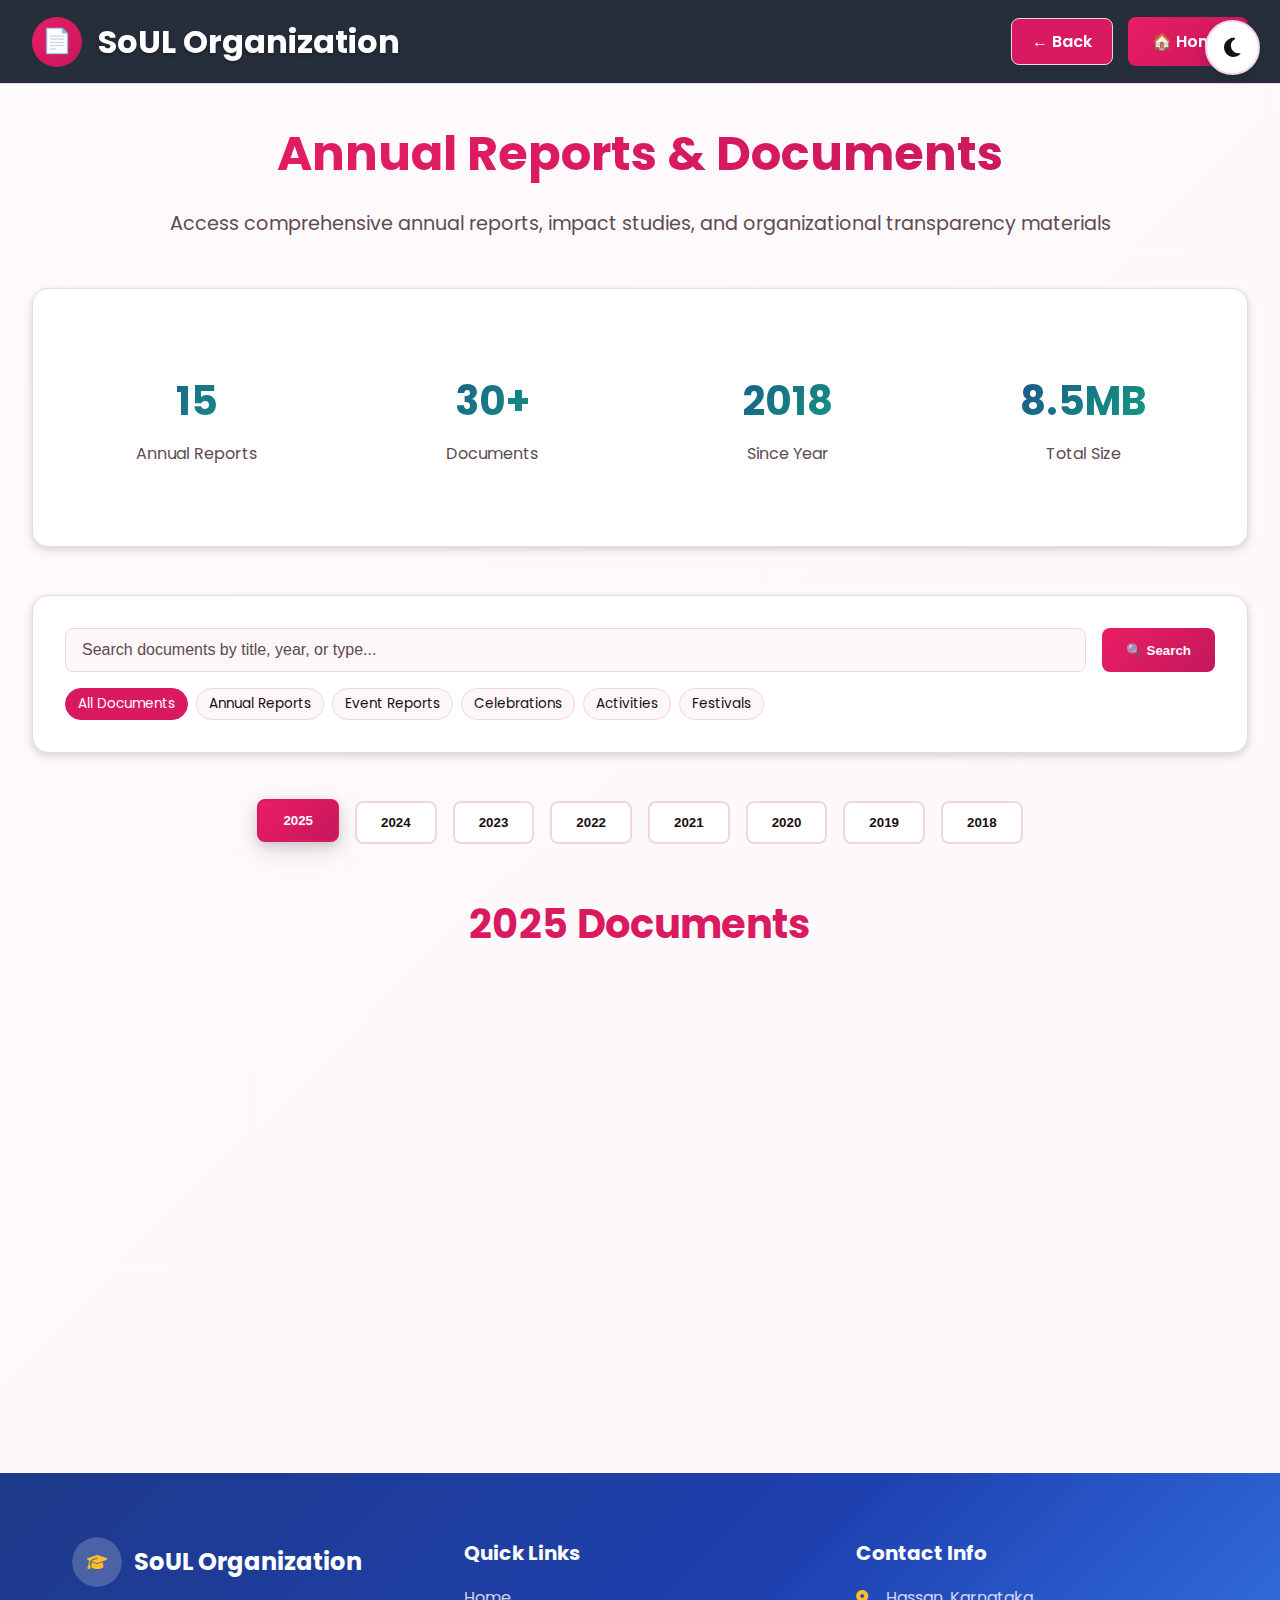
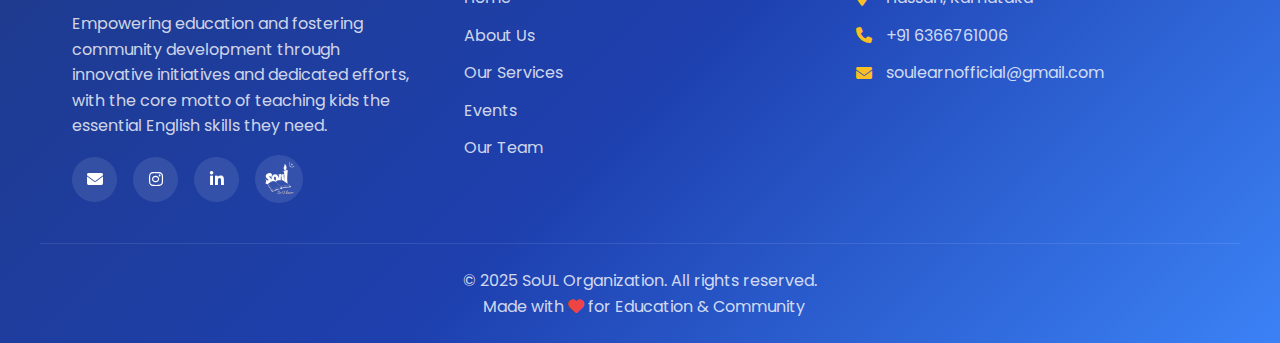
<file: Ann.html>
<!DOCTYPE html>
<html lang="en">
<head>
    <meta charset="UTF-8">
    <meta name="viewport" content="width=device-width, initial-scale=1.0">
    <title>Annual Reports & Documents - SoUL Organization</title>
    <link rel="icon" type="image/png" href="img/logo.jpg">
    <link rel="preconnect" href="https://fonts.googleapis.com">
    <link rel="preconnect" href="https://fonts.gstatic.com" crossorigin>
    <link href="https://fonts.googleapis.com/css2?family=Poppins:wght@300;400;500;600;700;800&family=Inter:wght@300;400;500;600&display=swap" rel="stylesheet">
    <link rel="stylesheet" href="https://cdnjs.cloudflare.com/ajax/libs/font-awesome/6.4.0/css/all.min.css">
    <link rel="stylesheet" href="styles.css">
    
    <style>
        :root {
            /* Light Theme - Pink Base */
            --primary-color: #D91A60;
            --secondary-color: #E91E63;
            --accent-color: #FF6B9D;
            --bg-primary: #FEFBFC;
            --bg-secondary: #FDF7F9;
            --bg-tertiary: #FBF1F5;
            --text-primary: #1A0D13;
            --text-secondary: #2D1B24;
            --text-muted: #5D4A52;
            --text-dark: #0F080B;
            --border-color: #EFD6E3;
            --card-bg: #FFFFFF;
            --hover-bg: #F8EDF2;
            --active-bg: #F3E1EA;
            --card-shadow: 0 4px 12px rgba(26, 13, 19, 0.1), 0 2px 6px rgba(26, 13, 19, 0.08);
            --card-hover-shadow: 0 8px 25px rgba(26, 13, 19, 0.15), 0 4px 10px rgba(26, 13, 19, 0.1);
            --gradient-primary: linear-gradient(135deg, #E91E63 0%, #D91A60 50%, #C2185B 100%);
            --gradient-soft: linear-gradient(135deg, #FEFBFC 0%, #FDF7F9 100%);
            --header-bg: rgba(26, 35, 50, 0.95);
            --footer-gradient: linear-gradient(135deg, #e2e8f0 0%, #cbd5e0 100%);
            --body-bg: linear-gradient(135deg, #FEFBFC 0%, #FDF7F9 100%);
        }

        /* Dark theme */
        [data-theme="dark"] {
            --primary-color: #14B8A6;
            --secondary-color: #06B6D4;
            --accent-color: #22D3EE;
            --bg-primary: #0F172A;
            --bg-secondary: #1E293B;
            --bg-tertiary: #334155;
            --text-primary: #F1F5F9;
            --text-secondary: #E2E8F0;
            --text-muted: #94A3B8;
            --text-dark: #FFFFFF;
            --border-color: #475569;
            --card-bg: #1E293B;
            --hover-bg: #334155;
            --active-bg: #475569;
            --card-shadow: 0 4px 12px rgba(0, 0, 0, 0.4), 0 2px 6px rgba(20, 184, 166, 0.15);
            --card-hover-shadow: 0 12px 28px rgba(0, 0, 0, 0.6), 0 6px 12px rgba(20, 184, 166, 0.25);
            --gradient-primary: linear-gradient(135deg, #0891B2 0%, #14B8A6 50%, #10B981 100%);
            --gradient-soft: linear-gradient(135deg, #0F172A 0%, #1E293B 50%, #334155 100%);
            --header-bg: rgba(15, 23, 42, 0.95);
            --footer-gradient: linear-gradient(135deg, #1e3a8a 0%, #1e40af 50%, #3b82f6 100%);
            --body-bg: linear-gradient(135deg, #0F172A 0%, #1E293B 100%);
        }

        * {
            margin: 0;
            padding: 0;
            box-sizing: border-box;
        }

        body {
            font-family: 'Poppins', 'Segoe UI', Tahoma, Geneva, Verdana, sans-serif;
            background: var(--body-bg);
            color: var(--text-primary);
            min-height: 100vh;
            transition: all 0.3s cubic-bezier(0.4, 0, 0.2, 1);
        }

        .theme-toggle {
            position: fixed;
            top: 20px;
            right: 20px;
            width: 55px;
            height: 55px;
            border-radius: 50%;
            background: var(--card-bg);
            border: 2px solid var(--border-color);
            cursor: pointer;
            display: flex;
            align-items: center;
            justify-content: center;
            font-size: 22px;
            box-shadow: var(--card-shadow);
            transition: all 0.3s cubic-bezier(0.4, 0, 0.2, 1);
            z-index: 1000;
            color: var(--text-primary);
        }

        .theme-toggle:hover {
            box-shadow: var(--card-hover-shadow);
            transform: scale(1.1) rotate(15deg);
            border-color: var(--primary-color);
        }

        .header {
            background: var(--header-bg);
            padding: 1rem 2rem;
            display: flex;
            justify-content: space-between;
            align-items: center;
            backdrop-filter: blur(10px);
            border-bottom: 1px solid var(--border-color);
            position: relative;
        }

        .logo-section {
            display: flex;
            align-items: center;
            gap: 1rem;
        }

        .logo {
            width: 50px;
            height: 50px;
            background: var(--gradient-primary);
            border-radius: 50%;
            display: flex;
            align-items: center;
            justify-content: center;
            font-size: 24px;
            color: white;
        }

        .logo-section h1 {
            color: #FFFFFF;
            font-weight: 700;
            text-shadow: 0 2px 4px rgba(0, 0, 0, 0.3);
        }

        .header-actions {
            display: flex;
            align-items: center;
            gap: 15px;
        }

        .back-btn {
            background: var(--primary-color);
            border: 1px solid var(--border-color);
            padding: 10px 20px;
            border-radius: 8px;
            color: white;
            cursor: pointer;
            font-weight: 600;
            transition: all 0.3s ease;
            display: flex;
            align-items: center;
            gap: 0.5rem;
            text-decoration: none;
        }

        .back-btn:hover {
            background: var(--hover-bg);
            border-color: var(--primary-color);
            box-shadow: var(--card-hover-shadow);
            transform: translateY(-2px);
        }

        .home-btn {
            background: var(--gradient-primary);
            border: none;
            padding: 12px 24px;
            border-radius: 8px;
            color: white;
            cursor: pointer;
            font-weight: 600;
            text-decoration: none;
            display: inline-block;
            transition: all 0.3s ease;
        }

        .home-btn:hover {
            transform: translateY(-2px);
            box-shadow: 0 8px 25px rgba(32, 211, 194, 0.3);
        }

        .container {
            max-width: 1400px;
            margin: 0 auto;
            padding: 2rem;
        }

        .page-title {
            text-align: center;
            font-size: 3rem;
            margin-bottom: 1rem;
            background: var(--gradient-primary);
            background-clip: text;
            -webkit-background-clip: text;
            -webkit-text-fill-color: transparent;
        }

        .page-subtitle {
            text-align: center;
            font-size: 1.2rem;
            color: var(--text-muted);
            margin-bottom: 3rem;
        }

        .year-tabs {
            display: flex;
            justify-content: center;
            gap: 1rem;
            margin-bottom: 3rem;
            flex-wrap: wrap;
        }

        .year-tab {
            background: var(--card-bg);
            border: 2px solid var(--border-color);
            padding: 12px 24px;
            border-radius: 8px;
            color: var(--text-primary);
            cursor: pointer;
            font-weight: 600;
            transition: all 0.3s ease;
        }

        .year-tab:hover,
        .year-tab.active {
            background: var(--gradient-primary);
            border-color: var(--primary-color);
            color: white;
            transform: translateY(-2px);
            box-shadow: var(--card-hover-shadow);
        }

        .year-content {
            display: none;
        }

        .year-content.active {
            display: block;
        }

        .year-section {
            margin-bottom: 4rem;
        }

        .section-title {
            font-size: 2.5rem;
            text-align: center;
            margin-bottom: 2rem;
            color: var(--primary-color);
        }

        .documents-grid {
            display: grid;
            grid-template-columns: repeat(auto-fill, minmax(320px, 1fr));
            gap: 2rem;
        }

        .document-card {
            background: var(--card-bg);
            border-radius: 16px;
            padding: 2rem;
            border: 1px solid var(--border-color);
            backdrop-filter: blur(10px);
            transition: all 0.3s ease;
            position: relative;
            overflow: hidden;
            box-shadow: var(--card-shadow);
        }

        .document-card::before {
            content: '';
            position: absolute;
            top: 0;
            left: -100%;
            width: 100%;
            height: 100%;
            background: linear-gradient(90deg, transparent, var(--hover-bg), transparent);
            transition: left 0.5s;
        }

        .document-card:hover::before {
            left: 100%;
        }

        .document-card:hover {
            transform: translateY(-8px);
            border-color: var(--primary-color);
            box-shadow: var(--card-hover-shadow);
        }

        .document-icon {
            width: 60px;
            height: 60px;
            background: var(--gradient-primary);
            border-radius: 12px;
            display: flex;
            align-items: center;
            justify-content: center;
            font-size: 1.8rem;
            margin-bottom: 1.5rem;
            color: white;
        }

        .document-title {
            font-size: 1.3rem;
            font-weight: 700;
            margin-bottom: 0.8rem;
            color: var(--primary-color);
        }

        .document-description {
            color: var(--text-muted);
            line-height: 1.6;
            margin-bottom: 1.5rem;
        }

        .document-meta {
            display: flex;
            flex-direction: column;
            gap: 0.5rem;
            margin-bottom: 1.5rem;
        }

        .meta-item {
            display: flex;
            align-items: center;
            gap: 0.5rem;
            font-size: 0.9rem;
            color: var(--text-secondary);
        }

        .document-actions {
            display: flex;
            gap: 1rem;
        }

        .action-btn {
            flex: 1;
            background: var(--gradient-primary);
            border: none;
            padding: 12px 16px;
            border-radius: 8px;
            color: white;
            cursor: pointer;
            font-weight: 600;
            transition: all 0.3s ease;
            display: flex;
            align-items: center;
            justify-content: center;
            gap: 0.5rem;
        }

        .action-btn:hover {
            transform: translateY(-2px);
            box-shadow: var(--card-hover-shadow);
        }

        .action-btn.secondary {
            background: var(--card-bg);
            border: 1px solid var(--border-color);
            color: var(--text-primary);
        }

        .action-btn.secondary:hover {
            background: var(--hover-bg);
            box-shadow: var(--card-hover-shadow);
        }

        .stats-section {
            background: var(--card-bg);
            border-radius: 16px;
            padding: 2rem;
            margin-bottom: 3rem;
            border: 1px solid var(--border-color);
            box-shadow: var(--card-shadow);
        }

        .stats-grid {
            display: grid;
            grid-template-columns: repeat(auto-fit, minmax(200px, 1fr));
            gap: 2rem;
        }

        .stat-item {
            text-align: center;
        }

        .stat-number {
            font-size: 2.5rem;
            font-weight: bold;
            color: var(--primary-color);
            margin-bottom: 0.5rem;
        }

        .stat-label {
            color: var(--text-muted);
            font-size: 1rem;
        }

        .search-section {
            background: var(--card-bg);
            border-radius: 16px;
            padding: 2rem;
            margin-bottom: 3rem;
            border: 1px solid var(--border-color);
            box-shadow: var(--card-shadow);
        }

        .search-box {
            display: flex;
            gap: 1rem;
            margin-bottom: 1rem;
        }

        .search-input {
            flex: 1;
            background: var(--bg-secondary);
            border: 1px solid var(--border-color);
            border-radius: 8px;
            padding: 12px 16px;
            color: var(--text-primary);
            font-size: 1rem;
        }

        .search-input::placeholder {
            color: var(--text-muted);
        }

        .search-btn {
            background: var(--gradient-primary);
            border: none;
            padding: 12px 24px;
            border-radius: 8px;
            color: white;
            cursor: pointer;
            font-weight: 600;
            transition: all 0.3s ease;
        }

        .search-btn:hover {
            transform: translateY(-2px);
            box-shadow: var(--card-hover-shadow);
        }

        .filter-tags {
            display: flex;
            gap: 0.5rem;
            flex-wrap: wrap;
        }

        .filter-tag {
            background: var(--bg-secondary);
            color: var(--text-primary);
            padding: 4px 12px;
            border-radius: 20px;
            font-size: 0.85rem;
            cursor: pointer;
            transition: all 0.3s ease;
            border: 1px solid var(--border-color);
        }

        .filter-tag:hover,
        .filter-tag.active {
            background: var(--primary-color);
            color: white;
            border-color: var(--primary-color);
        }

        /* Footer Styles */
        .footer {
            background: linear-gradient(135deg, #1e3a8a 0%, #1e40af 50%, #3b82f6 100%);
            color: white;
            padding: 4rem 0 1.5rem;
            margin-top: auto;
        }

        .footer-content {
            display: grid;
            grid-template-columns: repeat(auto-fit, minmax(280px, 1fr));
            gap: 2.5rem;
            margin-bottom: 2.5rem;
            max-width: 1200px;
            margin-left: auto;
            margin-right: auto;
            padding: 0 2rem;
        }

        .footer-logo {
            display: flex;
            align-items: center;
            gap: 0.75rem;
            margin-bottom: 1.5rem;
        }

        .footer-logo-icon {
            width: 50px;
            height: 50px;
            border-radius: 50%;
        }

        .footer-socials {
            display: flex;
            gap: 1rem;
            align-items: center;
        }

        .footer-social-icon {
            width: 45px;
            height: 45px;
            border-radius: 50%;
            background: rgba(255, 255, 255, 0.1);
            display: flex;
            align-items: center;
            justify-content: center;
            color: white;
            text-decoration: none;
            transition: all 0.3s cubic-bezier(0.4, 0, 0.2, 1);
            backdrop-filter: blur(10px);
            -webkit-backdrop-filter: blur(10px);
        }

        .footer-social-icon:hover {
            background: rgba(255, 255, 255, 0.2);
            transform: translateY(-3px) scale(1.05);
            box-shadow: 0 8px 25px rgba(0,0,0,0.3);
        }

        .footer-links {
            list-style: none;
        }

        .footer-links li {
            margin-bottom: 0.75rem;
        }

        .footer-links a {
            color: rgba(255, 255, 255, 0.8);
            text-decoration: none;
            transition: all 0.3s ease;
            position: relative;
        }

        .footer-links a::after {
            content: '';
            position: absolute;
            width: 0;
            height: 2px;
            bottom: -2px;
            left: 0;
            background-color: white;
            transition: width 0.3s ease;
        }

        .footer-links a:hover {
            color: white;
            transform: translateX(5px);
        }

        .footer-links a:hover::after {
            width: 100%;
        }

        .footer-bottom {
            border-top: 1px solid rgba(255, 255, 255, 0.1);
            padding-top: 1.5rem;
            text-align: center;
            color: rgba(255, 255, 255, 0.8);
            max-width: 1200px;
            margin: 0 auto;
            padding-left: 2rem;
            padding-right: 2rem;
        }

        @media (max-width: 768px) {
            .container {
                padding: 1rem;
            }

            .page-title {
                font-size: 2rem;
            }

            .documents-grid {
                grid-template-columns: 1fr;
                gap: 1.5rem;
            }

            .year-tabs {
                gap: 0.5rem;
            }

            .year-tab {
                padding: 8px 16px;
                font-size: 0.9rem;
            }

            .stats-grid {
                grid-template-columns: repeat(2, 1fr);
            }

            .search-box {
                flex-direction: column;
            }

            .header {
                padding: 1rem;
                flex-wrap: wrap;
                gap: 1rem;
            }

            .header-actions {
                gap: 0.5rem;
                flex-wrap: wrap;
            }

            .back-btn {
                padding: 8px 12px;
                font-size: 0.9rem;
            }

            .home-btn {
                padding: 8px 16px;
                font-size: 0.9rem;
            }

            .footer-content {
                grid-template-columns: 1fr;
                gap: 2rem;
                text-align: center;
            }

            .footer-section p {
                max-width: 100%;
            }

            .footer-socials {
                justify-content: center;
            }

            .theme-toggle {
                width: 45px;
                height: 45px;
                font-size: 18px;
                top: 15px;
                right: 15px;
            }

            .logo-section h1 {
                font-size: 1.2rem;
            }

            .logo {
                width: 40px;
                height: 40px;
                font-size: 18px;
            }
        }

        @media (max-width: 480px) {
            .theme-toggle {
                position: relative;
                top: auto;
                right: auto;
                margin-left: auto;
            }

            .header {
                flex-direction: column;
                align-items: stretch;
            }

            .header-actions {
                justify-content: space-between;
                width: 100%;
            }

            .logo-section {
                justify-content: center;
                margin-bottom: 1rem;
            }
        }
    </style>
</head>
<body>
    <button class="theme-toggle" id="theme-toggle" onclick="toggleTheme()">
        <i class="fas fa-moon" id="theme-icon"></i>
    </button>

    <div class="header">
        <div class="logo-section">
            <div class="logo">📄</div>
            <h1>SoUL Organization</h1>
        </div>
        <div class="header-actions">
            <span class="back-btn" onclick="goBack()">← Back</span>
            <a href="index.html" class="home-btn">🏠 Home</a>
        </div>
    </div>

    <div class="container">
        <h1 class="page-title">Annual Reports & Documents</h1>
        <p class="page-subtitle">Access comprehensive annual reports, impact studies, and organizational transparency materials</p>

        <!-- Statistics Section -->
        <div class="stats-section">
            <div class="stats-grid">
                <div class="stat-item">
                    <div class="stat-number">15</div>
                    <div class="stat-label">Annual Reports</div>
                </div>
                <div class="stat-item">
                    <div class="stat-number">30+</div>
                    <div class="stat-label">Documents</div>
                </div>
                <div class="stat-item">
                    <div class="stat-number">2018</div>
                    <div class="stat-label">Since Year</div>
                </div>
                <div class="stat-item">
                    <div class="stat-number">8.5MB</div>
                    <div class="stat-label">Total Size</div>
                </div>
            </div>
        </div>

        <!-- Search Section -->
        <div class="search-section">
            <div class="search-box">
                <input type="text" class="search-input" placeholder="Search documents by title, year, or type..." id="documentSearch">
                <button class="search-btn" onclick="searchDocuments()">🔍 Search</button>
            </div>
            <div class="filter-tags">
                <span class="filter-tag active" data-filter="all">All Documents</span>
                <span class="filter-tag" data-filter="report">Annual Reports</span>
                <span class="filter-tag" data-filter="event">Event Reports</span>
                <span class="filter-tag" data-filter="celebration">Celebrations</span>
                <span class="filter-tag" data-filter="activity">Activities</span>
                <span class="filter-tag" data-filter="fest">Festivals</span>
            </div>
        </div>

        <!-- Year Tabs -->
        <div class="year-tabs">
            <button class="year-tab active" data-year="2025">2025</button>
            <button class="year-tab" data-year="2024">2024</button>
            <button class="year-tab" data-year="2023">2023</button>
            <button class="year-tab" data-year="2022">2022</button>
            <button class="year-tab" data-year="2021">2021</button>
            <button class="year-tab" data-year="2020">2020</button>
            <button class="year-tab" data-year="2019">2019</button>
            <button class="year-tab" data-year="2018">2018</button>
        </div>

        <!-- 2025 Documents -->
        <div class="year-content active" id="year-2025">
            <div class="year-section">
                <h2 class="section-title">2025 Documents</h2>
                <div class="documents-grid">
                    <div class="document-card" data-type="report">
                        <div class="document-icon">📊</div>
                        <div class="document-title">SoUL Annual Report 2024-25</div>
                        <div class="document-description">
                            Comprehensive annual report covering organizational activities, impact metrics, financial transparency, and future roadmap for 2024-25.
                        </div>
                        <div class="document-actions">
                            <button class="action-btn" onclick="downloadDocument('Doc/SoUL REPORT 2024-25.pdf')">
                                ⬇️ Download
                            </button>
                            <button class="action-btn secondary" onclick="previewDocument('Doc/SoUL REPORT 2024-25.pdf')">
                                👀 Preview
                            </button>
                        </div>
                    </div>

                    <div class="document-card" data-type="celebration">
                        <div class="document-icon">🎉</div>
                        <div class="document-title">Independence Day 2025</div>
                        <div class="document-description">
                            Patriotic celebration documentation featuring flag hoisting ceremony, cultural programs, and community participation in Independence Day festivities.
                        </div>
                        <div class="document-actions">
                            <button class="action-btn" onclick="downloadDocument('Doc/Independence day 2025.pdf')">
                                ⬇️ Download
                            </button>
                            <button class="action-btn secondary" onclick="previewDocument('Doc/Independence day 2025.pdf')">
                                👀 Preview
                            </button>
                        </div>
                    </div>
                </div>
            </div>
        </div>

        <!-- 2024 Documents -->
        <div class="year-content" id="year-2024">
            <div class="year-section">
                <h2 class="section-title">2024 Documents</h2>
                <div class="documents-grid">
                    <div class="document-card" data-type="report">
                        <div class="document-icon">📊</div>
                        <div class="document-title">SoUL Annual Report 2023-24</div>
                        <div class="document-description">
                            Detailed annual organizational report highlighting achievements, community impact, financial transparency, and strategic planning for 2023-24.
                        </div>
                        <div class="document-actions">
                            <button class="action-btn" onclick="downloadDocument('Doc/SoUL REPORT 2023-24.pdf')">
                                ⬇️ Download
                            </button>
                            <button class="action-btn secondary" onclick="previewDocument('Doc/SoUL REPORT 2023-24.pdf')">
                                👀 Preview
                            </button>
                        </div>
                    </div>

                    <div class="document-card" data-type="celebration">
                        <div class="document-icon">🪔</div>
                        <div class="document-title">Deepavali Celebration 2024</div>
                        <div class="document-description">
                            Festival of lights celebration documentation including cultural programs, community participation, traditional activities, and festive highlights.
                        </div>
                        <div class="document-actions">
                            <button class="action-btn" onclick="downloadDocument('Doc/Deepavali Celebration 2024.pdf')">
                                ⬇️ Download
                            </button>
                            <button class="action-btn secondary" onclick="previewDocument('Doc/Deepavali Celebration 2024.pdf')">
                                👀 Preview
                            </button>
                        </div>
                    </div>

                    <div class="document-card" data-type="event">
                        <div class="document-icon">🔮</div>
                        <div class="document-title">Reflection 2024</div>
                        <div class="document-description">
                            Annual reflection event documentation featuring keynote speeches, member testimonials, and organizational milestone celebrations.
                        </div>
                        <div class="document-actions">
                            <button class="action-btn" onclick="downloadDocument('Doc/Reflection 2024.pdf')">
                                ⬇️ Download
                            </button>
                            <button class="action-btn secondary" onclick="previewDocument('Doc/Reflection 2024.pdf')">
                                👀 Preview
                            </button>
                        </div>
                    </div>
                </div>
            </div>
        </div>

        <!-- 2023 Documents -->
        <div class="year-content" id="year-2023">
            <div class="year-section">
                <h2 class="section-title">2023 Documents</h2>
                <div class="documents-grid">
                    <div class="document-card" data-type="report">
                        <div class="document-icon">📊</div>
                        <div class="document-title">SoUL Annual Report 2022-23</div>
                        <div class="document-description">
                            Annual organizational report highlighting key achievements, financial transparency, member engagement, and strategic planning for 2022-23.
                        </div>
                        <div class="document-actions">
                            <button class="action-btn" onclick="downloadDocument('Doc/SoUL REPORT 2022-23.pdf')">
                                ⬇️ Download
                            </button>
                            <button class="action-btn secondary" onclick="previewDocument('Doc/SoUL REPORT 2022-23.pdf')">
                                👀 Preview
                            </button>
                        </div>
                    </div>

                    <div class="document-card" data-type="activity">
                        <div class="document-icon">👕</div>
                        <div class="document-title">Cloth Drive 2023</div>
                        <div class="document-description">
                            Community service report documenting our cloth donation drive, including collection statistics, distribution details, and beneficiary feedback.
                        </div>
                        <div class="document-actions">
                            <button class="action-btn" onclick="downloadDocument('Doc/SoUL REPORT cloth drive 2023.pdf')">
                                ⬇️ Download
                            </button>
                            <button class="action-btn secondary" onclick="previewDocument('Doc/SoUL REPORT cloth drive 2023.pdf')">
                                👀 Preview
                            </button>
                        </div>
                    </div>

                    <div class="document-card" data-type="activity">
                        <div class="document-icon">🍎</div>
                        <div class="document-title">Food Drive 2023</div>
                        <div class="document-description">
                            Impact report from our annual food drive initiative, including donation statistics, beneficiary information, and volunteer contributions.
                        </div>
                        <div class="document-actions">
                            <button class="action-btn" onclick="downloadDocument('Doc/Food Drive 2023.pdf')">
                                ⬇️ Download
                            </button>
                            <button class="action-btn secondary" onclick="previewDocument('Doc/Food Drive 2023.pdf')">
                                👀 Preview
                            </button>
                        </div>
                    </div>

                    <div class="document-card" data-type="activity">
                        <div class="document-icon">🏛️</div>
                        <div class="document-title">Temple Drive 2023</div>
                        <div class="document-description">
                            Documentation of community temple service activities, volunteer participation, and cultural preservation initiatives undertaken in 2023.
                        </div>
                        <div class="document-actions">
                            <button class="action-btn" onclick="downloadDocument('Doc/temaple drive 2023.pdf')">
                                ⬇️ Download
                            </button>
                            <button class="action-btn secondary" onclick="previewDocument('Doc/temaple drive 2023.pdf')">
                                👀 Preview
                            </button>
                        </div>
                    </div>

                    <div class="document-card" data-type="event">
                        <div class="document-icon">📋</div>
                        <div class="document-title">General Document 2023</div>
                        <div class="document-description">
                            Miscellaneous organizational document containing important information, guidelines, and references for the year 2023.
                        </div>
                        <div class="document-actions">
                            <button class="action-btn" onclick="downloadDocument('Doc/DOC-20230115-WA0019-.pdf')">
                                ⬇️ Download
                            </button>
                            <button class="action-btn secondary" onclick="previewDocument('Doc/DOC-20230115-WA0019-.pdf')">
                                👀 Preview
                            </button>
                        </div>
                    </div>

                    <div class="document-card" data-type="fest">
                        <div class="document-icon">🎊</div>
                        <div class="document-title">Malnad Fest</div>
                        <div class="document-description">
                            Regional cultural festival documentation featuring traditional performances, cultural exhibitions, and community celebrations from the Malnad region.
                        </div>
                        <div class="document-actions">
                            <button class="action-btn" onclick="downloadDocument('Doc/MALNAD FEST.pdf')">
                                ⬇️ Download
                            </button>
                            <button class="action-btn secondary" onclick="previewDocument('Doc/MALNAD FEST.pdf')">
                                👀 Preview
                            </button>
                        </div>
                    </div>
                </div>
            </div>
        </div>

        <!-- 2022 Documents -->
        <div class="year-content" id="year-2022">
            <div class="year-section">
                <h2 class="section-title">2022 Documents</h2>
                <div class="documents-grid">
                    <div class="document-card" data-type="report">
                        <div class="document-icon">📈</div>
                        <div class="document-title">SoUL Annual Report 2021-22</div>
                        <div class="document-description">
                            Comprehensive annual report covering organizational growth, member achievements, financial health, and community impact for 2021-22.
                        </div>
                        <div class="document-actions">
                            <button class="action-btn" onclick="downloadDocument('Doc/SoUL REPORT 2021-22.pdf')">
                                ⬇️ Download
                            </button>
                            <button class="action-btn secondary" onclick="previewDocument('Doc/SoUL REPORT 2021-22.pdf')">
                                👀 Preview
                            </button>
                        </div>
                    </div>
                </div>
            </div>
        </div>

        <!-- 2021 Documents -->
        <div class="year-content" id="year-2021">
            <div class="year-section">
                <h2 class="section-title">2021 Documents</h2>
                <div class="documents-grid">
                    <div class="document-card" data-type="report">
                        <div class="document-icon">📊</div>
                        <div class="document-title">SoUL Annual Report 2020-21</div>
                        <div class="document-description">
                            Annual report highlighting pandemic response, virtual engagement initiatives, member support programs, and organizational resilience in 2020-21.
                        </div>
                        <div class="document-actions">
                            <button class="action-btn" onclick="downloadDocument('Doc/SoUL REPORT 2020-21.pdf')">
                                ⬇️ Download
                            </button>
                            <button class="action-btn secondary" onclick="previewDocument('Doc/SoUL REPORT 2020-21.pdf')">
                                👀 Preview
                            </button>
                        </div>
                    </div>
                </div>
            </div>
        </div>

        <!-- 2020 Documents -->
        <div class="year-content" id="year-2020">
            <div class="year-section">
                <h2 class="section-title">2020 Documents</h2>
                <div class="documents-grid">
                    <div class="document-card" data-type="report">
                        <div class="document-icon">📈</div>
                        <div class="document-title">SoUL Annual Report 2019-20</div>
                        <div class="document-description">
                            Pre-pandemic annual report showcasing traditional events, in-person activities, member achievements, and organizational milestones for 2019-20.
                        </div>
                        <div class="document-actions">
                            <button class="action-btn" onclick="downloadDocument('soul-report-2019-20.pdf')">
                                ⬇️ Download
                            </button>
                            <button class="action-btn secondary" onclick="previewDocument('soul-report-2019-20.pdf')">
                                👀 Preview
                            </button>
                        </div>
                    </div>
                </div>
            </div>
        </div>

        <!-- 2019 Documents -->
        <div class="year-content" id="year-2019">
            <div class="year-section">
                <h2 class="section-title">2019 Documents</h2>
                <div class="documents-grid">
                    <div class="document-card" data-type="report">
                        <div class="document-icon">📊</div>
                        <div class="document-title">SoUL Annual Report 2018-19</div>
                        <div class="document-description">
                            Foundation year annual report documenting organizational establishment, initial member recruitment, first events, and strategic vision for SoUL.
                        </div>
                        <div class="document-actions">
                            <button class="action-btn" onclick="downloadDocument('Doc/SoUL REPORT 2018-19.pdf')">
                                ⬇️ Download
                            </button>
                            <button class="action-btn secondary" onclick="previewDocument('Doc/SoUL REPORT 2018-19.pdf')">
                                👀 Preview
                            </button>
                        </div>
                    </div>
                </div>
            </div>
        </div>

        <!-- 2018 Documents -->
        <div class="year-content" id="year-2018">
            <div class="year-section">
                <h2 class="section-title">2018 Documents</h2>
                <div class="documents-grid">
                    <div class="document-card" data-type="report">
                        <div class="document-icon">🌟</div>
                        <div class="document-title">SoUL NAAC Report</div>
                        <div class="document-description">
                            National Assessment and Accreditation Council (NAAC) documentation and quality assurance report for SoUL Organization's educational initiatives.
                        </div>
                        <div class="document-actions">
                            <button class="action-btn" onclick="downloadDocument('Doc/SoUL REPORT NAAC.pdf')">
                                ⬇️ Download
                            </button>
                            <button class="action-btn secondary" onclick="previewDocument('Doc/SoUL REPORT NAAC.pdf')">
                                👀 Preview
                            </button>
                        </div>
                    </div>
                </div>
            </div>
        </div>
    </div>

    <!-- Footer -->
    <footer class="footer">
        <div class="footer-content">
            <!-- Logo and Description -->
            <div>
                <div class="footer-logo">
                    <div class="footer-logo-icon">
                        <i class="fas fa-graduation-cap" style="color: #fbbf24; background: rgba(255,255,255,0.2); border-radius: 50%; width: 100%; height: 100%; display: flex; align-items: center; justify-content: center;"></i>
                    </div>
                    <span style="font-size: 1.5rem; font-weight: 700; font-family: 'Poppins', sans-serif;">SoUL Organization</span>
                </div>
                <p style="color: rgba(255, 255, 255, 0.8); margin-bottom: 1rem; max-width: 400px; line-height: 1.6;">
                    Empowering education and fostering community development through innovative initiatives and dedicated efforts, with the core motto of teaching kids the essential English skills they need.
                </p>
                <div class="footer-socials">
                    <a href="mailto:soulearnofficial@gmail.com" class="footer-social-icon" title="Email">
                        <i class="fas fa-envelope"></i>
                    </a>
                    <a href="https://www.instagram.com/so_u_learn/" target="_blank" class="footer-social-icon" title="Instagram">
                        <i class="fab fa-instagram"></i>
                    </a>
                    <a href="#" class="footer-social-icon" title="LinkedIn">
                        <i class="fab fa-linkedin-in"></i>
                    </a>
                    <img src="img/log.png" alt="SoUL Logo" style="width: 48px; height: 48px; object-fit: contain; border-radius: 50%; background: rgba(255,255,255,0.1); padding: 4px;">
                </div>
            </div>

            <!-- Quick Links -->
            <div>
                <h3 style="font-size: 1.25rem; font-weight: 700; margin-bottom: 1rem; font-family: 'Poppins', sans-serif;">Quick Links</h3>
                <ul class="footer-links">
                    <li><a href="index.html">Home</a></li>
                    <li><a href="index.html#about">About Us</a></li>
                    <li><a href="index.html#services">Our Services</a></li>
                    <li><a href="index.html#events">Events</a></li>
                    <li><a href="index.html#members">Our Team</a></li>
                </ul>
            </div>

            <!-- Contact Info -->
            <div>
                <h3 style="font-size: 1.25rem; font-weight: 700; margin-bottom: 1rem; font-family: 'Poppins', sans-serif;">Contact Info</h3>
                <ul style="list-style: none; color: rgba(255, 255, 255, 0.8);">
                    <li style="display: flex; align-items: center; margin-bottom: 0.75rem;">
                        <i class="fas fa-map-marker-alt" style="width: 18px; margin-right: 0.75rem; color: #fbbf24;"></i>
                        <span>Hassan, Karnataka</span>
                    </li>
                    <li style="display: flex; align-items: center; margin-bottom: 0.75rem;">
                        <i class="fas fa-phone" style="width: 18px; margin-right: 0.75rem; color: #fbbf24;"></i>
                        <span>+91 6366761006</span>
                    </li>
                    <li style="display: flex; align-items: center;">
                        <i class="fas fa-envelope" style="width: 18px; margin-right: 0.75rem; color: #fbbf24;"></i>
                        <span>soulearnofficial@gmail.com</span>
                    </li>
                </ul>
            </div>
        </div>

        <!-- Bottom Footer -->
        <div class="footer-bottom">
            <p>
                &copy; 2025 SoUL Organization. All rights reserved.
                <br>
                <span style="margin-left: 0.5rem;">Made with <i class="fas fa-heart" style="color: #ef4444;"></i> for Education & Community</span>
            </p>
        </div>
    </footer>

    <script>
        // Theme functionality
        function toggleTheme() {
            const body = document.body;
            const themeIcon = document.getElementById('theme-icon');
            const currentTheme = body.getAttribute('data-theme');
            
            if (currentTheme === 'dark') {
                body.setAttribute('data-theme', 'light');
                themeIcon.className = 'fas fa-moon';
                localStorage.setItem('theme', 'light');
            } else {
                body.setAttribute('data-theme', 'dark');
                themeIcon.className = 'fas fa-sun';
                localStorage.setItem('theme', 'dark');
            }
        }

        // Load saved theme on page load
        function loadTheme() {
            const savedTheme = localStorage.getItem('theme') || 'light';
            const body = document.body;
            const themeIcon = document.getElementById('theme-icon');
            
            body.setAttribute('data-theme', savedTheme);
            if (savedTheme === 'dark') {
                themeIcon.className = 'fas fa-sun';
            } else {
                themeIcon.className = 'fas fa-moon';
            }
        }

        // Navigation function
        function goBack() {
            if (document.referrer && document.referrer !== window.location.href) {
                window.history.back();
            } else {
                window.location.href = 'index.html';
            }
        }

        // Year tab functionality
        const yearTabs = document.querySelectorAll('.year-tab');
        const yearContents = document.querySelectorAll('.year-content');

        yearTabs.forEach(tab => {
            tab.addEventListener('click', () => {
                // Remove active class from all tabs and contents
                yearTabs.forEach(t => t.classList.remove('active'));
                yearContents.forEach(c => c.classList.remove('active'));

                // Add active class to clicked tab
                tab.classList.add('active');

                // Show corresponding content
                const year = tab.getAttribute('data-year');
                const targetContent = document.getElementById(`year-${year}`);
                if (targetContent) {
                    targetContent.classList.add('active');
                }
            });
        });

        // Filter functionality
        const filterTags = document.querySelectorAll('.filter-tag');
        filterTags.forEach(tag => {
            tag.addEventListener('click', () => {
                filterTags.forEach(t => t.classList.remove('active'));
                tag.classList.add('active');

                const filter = tag.getAttribute('data-filter');
                const documents = document.querySelectorAll('.document-card');

                documents.forEach(doc => {
                    if (filter === 'all' || doc.getAttribute('data-type') === filter) {
                        doc.style.display = 'block';
                    } else {
                        doc.style.display = 'none';
                    }
                });
            });
        });

        // Search functionality
        function searchDocuments() {
            const searchTerm = document.getElementById('documentSearch').value.toLowerCase();
            const documents = document.querySelectorAll('.document-card');

            documents.forEach(doc => {
                const title = doc.querySelector('.document-title').textContent.toLowerCase();
                const description = doc.querySelector('.document-description').textContent.toLowerCase();

                if (title.includes(searchTerm) || description.includes(searchTerm)) {
                    doc.style.display = 'block';
                } else {
                    doc.style.display = 'none';
                }
            });
        }

        // Document actions
        function downloadDocument(filename) {
            // Create a temporary link element and trigger download
            const link = document.createElement('a');
            link.href = filename;
            link.download = filename.split('/').pop(); // Get just the filename
            document.body.appendChild(link);
            link.click();
            document.body.removeChild(link);
        }

        function previewDocument(filename) {
            // Open document in a new window/tab for preview
            window.open(filename, '_blank');
        }

        // Search on Enter key
        document.getElementById('documentSearch').addEventListener('keypress', (e) => {
            if (e.key === 'Enter') {
                searchDocuments();
            }
        });

        // Initialize theme on page load
        document.addEventListener('DOMContentLoaded', function() {
            loadTheme();
            
            // Smooth animations for document cards
            const observerOptions = {
                threshold: 0.1,
                rootMargin: '0px 0px -50px 0px'
            };

            const observer = new IntersectionObserver((entries) => {
                entries.forEach(entry => {
                    if (entry.isIntersecting) {
                        entry.target.style.opacity = '1';
                        entry.target.style.transform = 'translateY(0)';
                    }
                });
            }, observerOptions);

            // Observe all document cards
            document.querySelectorAll('.document-card').forEach(card => {
                card.style.opacity = '0';
                card.style.transform = 'translateY(20px)';
                card.style.transition = 'all 0.6s ease';
                observer.observe(card);
            });
        });
    </script>
</body>
</html>
</file>
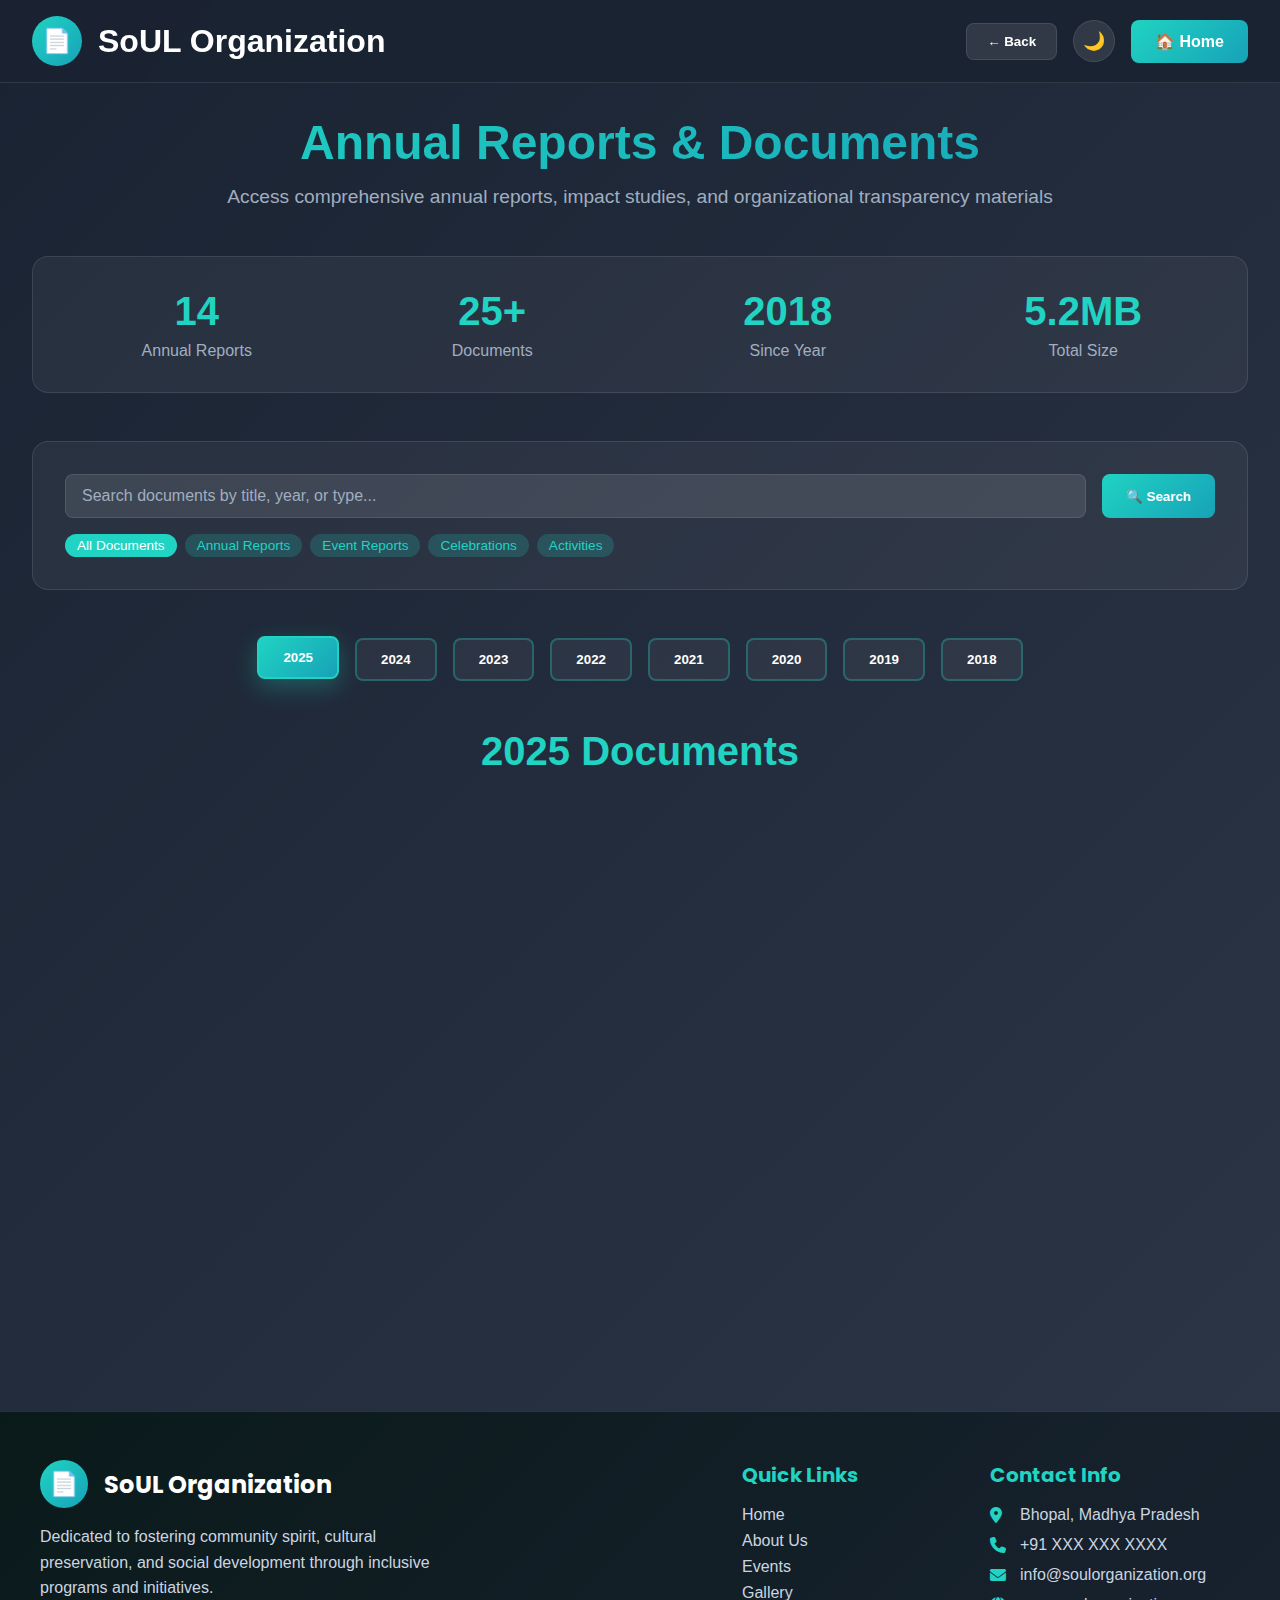
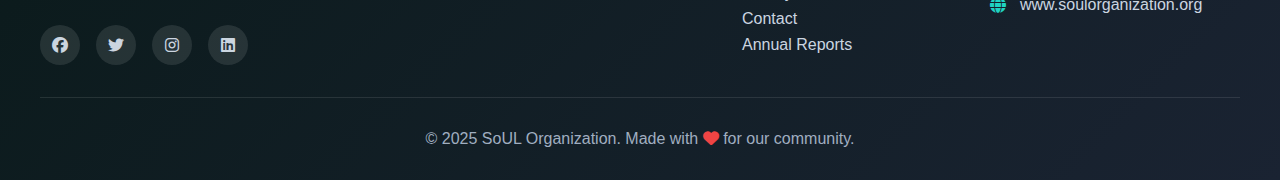
<file: anni.html>
<!DOCTYPE html>
<html lang="en">
<head>
    <meta charset="UTF-8">
    <meta name="viewport" content="width=device-width, initial-scale=1.0">
    <title>Annual Reports & Documents - SoUL Organization</title>
    <link rel="icon" type="image/png" href="img/logo.jpg">
    <link rel="preconnect" href="https://fonts.googleapis.com">
    <link rel="preconnect" href="https://fonts.gstatic.com" crossorigin>
    <link href="https://fonts.googleapis.com/css2?family=Poppins:wght@300;400;500;600;700;800&family=Inter:wght@300;400;500;600&display=swap" rel="stylesheet">
    <link rel="stylesheet" href="https://cdnjs.cloudflare.com/ajax/libs/font-awesome/6.4.0/css/all.min.css">
    
    <style>
       :root {
            /* Light theme colors */
            --bg-primary: #1a2332;
            --bg-secondary: #2d3748;
            --text-primary: #ffffff;
            --text-secondary: #cbd5e0;
            --text-muted: #a0aec0;
            --card-bg: rgba(255, 255, 255, 0.05);
            --border-color: rgba(255, 255, 255, 0.1);
            --accent-color: #20d3c2;
            --accent-hover: #17a2b8;
        }

        [data-theme="light"] {
            --bg-primary: #f7fafc;
            --bg-secondary: #edf2f7;
            --text-primary: #1a202c;
            --text-secondary: #4a5568;
            --text-muted: #718096;
            --card-bg: #ffffff;
            --border-color: #e2e8f0;
            --accent-color: #3182ce;
            --accent-hover: #2c5aa0;
        }


        * {
            margin: 0;
            padding: 0;
            box-sizing: border-box;
        }

        body {
            font-family: 'Segoe UI', Tahoma, Geneva, Verdana, sans-serif;
            background: linear-gradient(135deg, var(--bg-primary) 0%, var(--bg-secondary) 100%);
            color: var(--text-primary);
            min-height: 100vh;
            transition: all 0.3s ease;
        }

        .header {
            background: rgba(26, 35, 50, 0.95);
            padding: 1rem 2rem;
            display: flex;
            justify-content: space-between;
            align-items: center;
            backdrop-filter: blur(10px);
            border-bottom: 1px solid var(--border-color);
        }

        [data-theme="light"] .header {
            background: rgba(247, 250, 252, 0.95);
        }

        .logo-section {
            display: flex;
            align-items: center;
            gap: 1rem;
        }

        .logo {
            width: 50px;
            height: 50px;
            background: linear-gradient(135deg, var(--accent-color), var(--accent-hover));
            border-radius: 50%;
            display: flex;
            align-items: center;
            justify-content: center;
            font-size: 24px;
        }

        .header-actions {
            display: flex;
            align-items: center;
            gap: 1rem;
        }

        .back-btn {
            background: rgba(255, 255, 255, 0.1);
            border: 1px solid var(--border-color);
            padding: 10px 20px;
            border-radius: 8px;
            color: var(--text-primary);
            cursor: pointer;
            font-weight: 600;
            transition: all 0.3s ease;
            display: flex;
            align-items: center;
            gap: 0.5rem;
        }

        .back-btn:hover {
            background: rgba(255, 255, 255, 0.2);
            transform: translateY(-2px);
            box-shadow: 0 8px 20px rgba(255, 255, 255, 0.1);
        }

        [data-theme="light"] .back-btn {
            background: rgba(0, 0, 0, 0.05);
            color: var(--text-primary);
        }

        [data-theme="light"] .back-btn:hover {
            background: rgba(0, 0, 0, 0.1);
        }

        .theme-toggle {
            background: rgba(255, 255, 255, 0.1);
            border: 1px solid var(--border-color);
            padding: 10px;
            border-radius: 50%;
            color: var(--text-primary);
            cursor: pointer;
            font-size: 18px;
            transition: all 0.3s ease;
            width: 42px;
            height: 42px;
            display: flex;
            align-items: center;
            justify-content: center;
        }

        .theme-toggle:hover {
            background: rgba(255, 255, 255, 0.2);
            transform: translateY(-2px) rotate(15deg);
            box-shadow: 0 8px 20px rgba(255, 255, 255, 0.1);
        }

        [data-theme="light"] .theme-toggle {
            background: rgba(0, 0, 0, 0.05);
        }

        [data-theme="light"] .theme-toggle:hover {
            background: rgba(0, 0, 0, 0.1);
        }

        .home-btn {
            background: linear-gradient(135deg, var(--accent-color), var(--accent-hover));
            border: none;
            padding: 12px 24px;
            border-radius: 8px;
            color: white;
            cursor: pointer;
            font-weight: 600;
            text-decoration: none;
            display: inline-block;
            transition: all 0.3s ease;
        }

        .home-btn:hover {
            transform: translateY(-2px);
            box-shadow: 0 8px 25px rgba(32, 211, 194, 0.3);
        }

        .container {
            max-width: 1400px;
            margin: 0 auto;
            padding: 2rem;
        }

        .page-title {
            text-align: center;
            font-size: 3rem;
            margin-bottom: 1rem;
            background: linear-gradient(135deg, var(--accent-color), var(--accent-hover));
            background-clip: text;
            -webkit-background-clip: text;
            -webkit-text-fill-color: transparent;
        }

        .page-subtitle {
            text-align: center;
            font-size: 1.2rem;
            color: var(--text-muted);
            margin-bottom: 3rem;
        }

        .year-tabs {
            display: flex;
            justify-content: center;
            gap: 1rem;
            margin-bottom: 3rem;
            flex-wrap: wrap;
        }

        .year-tab {
            background: var(--card-bg);
            border: 2px solid rgba(32, 211, 194, 0.3);
            padding: 12px 24px;
            border-radius: 8px;
            color: var(--text-primary);
            cursor: pointer;
            font-weight: 600;
            transition: all 0.3s ease;
        }

        .year-tab:hover,
        .year-tab.active {
            background: linear-gradient(135deg, var(--accent-color), var(--accent-hover));
            border-color: var(--accent-color);
            transform: translateY(-2px);
            box-shadow: 0 8px 25px rgba(32, 211, 194, 0.3);
            color: white;
        }

        .year-content {
            display: none;
        }

        .year-content.active {
            display: block;
        }

        .year-section {
            margin-bottom: 4rem;
        }

        .section-title {
            font-size: 2.5rem;
            text-align: center;
            margin-bottom: 2rem;
            color: var(--accent-color);
        }

        .documents-grid {
            display: grid;
            grid-template-columns: repeat(auto-fill, minmax(320px, 1fr));
            gap: 2rem;
        }

        .document-card {
            background: var(--card-bg);
            border-radius: 16px;
            padding: 2rem;
            border: 1px solid var(--border-color);
            backdrop-filter: blur(10px);
            transition: all 0.3s ease;
            position: relative;
            overflow: hidden;
        }

        .document-card::before {
            content: '';
            position: absolute;
            top: 0;
            left: -100%;
            width: 100%;
            height: 100%;
            background: linear-gradient(90deg, transparent, rgba(32, 211, 194, 0.1), transparent);
            transition: left 0.5s;
        }

        .document-card:hover::before {
            left: 100%;
        }

        .document-card:hover {
            transform: translateY(-8px);
            border-color: var(--accent-color);
            box-shadow: 0 20px 40px rgba(0, 0, 0, 0.3);
        }

        .document-icon {
            width: 60px;
            height: 60px;
            background: linear-gradient(135deg, var(--accent-color), var(--accent-hover));
            border-radius: 12px;
            display: flex;
            align-items: center;
            justify-content: center;
            font-size: 1.8rem;
            margin-bottom: 1.5rem;
        }

        .document-title {
            font-size: 1.3rem;
            font-weight: 700;
            margin-bottom: 0.8rem;
            color: var(--accent-color);
        }

        .document-description {
            color: var(--text-muted);
            line-height: 1.6;
            margin-bottom: 1.5rem;
        }

        .document-meta {
            display: flex;
            flex-direction: column;
            gap: 0.5rem;
            margin-bottom: 1.5rem;
        }

        .meta-item {
            display: flex;
            align-items: center;
            gap: 0.5rem;
            font-size: 0.9rem;
            color: var(--text-secondary);
        }

        .document-actions {
            display: flex;
            gap: 1rem;
        }

        .action-btn {
            flex: 1;
            background: linear-gradient(135deg, var(--accent-color), var(--accent-hover));
            border: none;
            padding: 12px 16px;
            border-radius: 8px;
            color: white;
            cursor: pointer;
            font-weight: 600;
            transition: all 0.3s ease;
            display: flex;
            align-items: center;
            justify-content: center;
            gap: 0.5rem;
        }

        .action-btn:hover {
            transform: translateY(-2px);
            box-shadow: 0 8px 20px rgba(32, 211, 194, 0.4);
        }

        .action-btn.secondary {
            background: rgba(255, 255, 255, 0.1);
            border: 1px solid var(--border-color);
        }

        .action-btn.secondary:hover {
            background: rgba(255, 255, 255, 0.2);
            box-shadow: 0 8px 20px rgba(255, 255, 255, 0.1);
        }

        .stats-section {
            background: var(--card-bg);
            border-radius: 16px;
            padding: 2rem;
            margin-bottom: 3rem;
            border: 1px solid var(--border-color);
        }

        .stats-grid {
            display: grid;
            grid-template-columns: repeat(auto-fit, minmax(200px, 1fr));
            gap: 2rem;
        }

        .stat-item {
            text-align: center;
        }

        .stat-number {
            font-size: 2.5rem;
            font-weight: bold;
            color: var(--accent-color);
            margin-bottom: 0.5rem;
        }

        .stat-label {
            color: var(--text-muted);
            font-size: 1rem;
        }

        .search-section {
            background: var(--card-bg);
            border-radius: 16px;
            padding: 2rem;
            margin-bottom: 3rem;
            border: 1px solid var(--border-color);
        }

        .search-box {
            display: flex;
            gap: 1rem;
            margin-bottom: 1rem;
        }

        .search-input {
            flex: 1;
            background: rgba(255, 255, 255, 0.1);
            border: 1px solid var(--border-color);
            border-radius: 8px;
            padding: 12px 16px;
            color: var(--text-primary);
            font-size: 1rem;
        }

        .search-input::placeholder {
            color: var(--text-muted);
        }

        .search-btn {
            background: linear-gradient(135deg, var(--accent-color), var(--accent-hover));
            border: none;
            padding: 12px 24px;
            border-radius: 8px;
            color: white;
            cursor: pointer;
            font-weight: 600;
            transition: all 0.3s ease;
        }

        .search-btn:hover {
            transform: translateY(-2px);
            box-shadow: 0 8px 25px rgba(32, 211, 194, 0.3);
        }

        .filter-tags {
            display: flex;
            gap: 0.5rem;
            flex-wrap: wrap;
        }

        .filter-tag {
            background: rgba(32, 211, 194, 0.2);
            color: var(--accent-color);
            padding: 4px 12px;
            border-radius: 20px;
            font-size: 0.85rem;
            cursor: pointer;
            transition: all 0.3s ease;
        }

        .filter-tag:hover,
        .filter-tag.active {
            background: var(--accent-color);
            color: white;
        }

        /* Footer Styles */
        .footer {
            background: linear-gradient(135deg, #0a1a1a 0%, #1a2332 100%);
            padding: 3rem 2rem 2rem;
            margin-top: 4rem;
            border-top: 1px solid var(--border-color);
        }

        [data-theme="light"] .footer {
            background: linear-gradient(135deg, #e2e8f0 0%, #cbd5e0 100%);
        }

        .footer-content {
            max-width: 1200px;
            margin: 0 auto;
            display: grid;
            grid-template-columns: 1fr 200px 250px;
            gap: 3rem;
            align-items: start;
        }

        .footer-section h3 {
            color: var(--accent-color);
            font-size: 1.25rem;
            font-weight: 700;
            margin-bottom: 1rem;
            font-family: 'Poppins', sans-serif;
        }

        .footer-logo {
            display: flex;
            align-items: center;
            gap: 1rem;
            margin-bottom: 1rem;
        }

        .footer-logo-icon {
            width: 48px;
            height: 48px;
            background: linear-gradient(135deg, var(--accent-color), var(--accent-hover));
            border-radius: 50%;
            display: flex;
            align-items: center;
            justify-content: center;
            color: white;
            font-size: 1.5rem;
        }

        .footer-logo span {
            font-size: 1.5rem;
            font-weight: 700;
            color: var(--text-primary);
            font-family: 'Poppins', sans-serif;
        }

        .footer-section p {
            color: var(--text-secondary);
            line-height: 1.6;
            margin-bottom: 1.5rem;
            max-width: 400px;
        }

        .footer-socials {
            display: flex;
            align-items: center;
            gap: 1rem;
        }

        .footer-social-icon {
            width: 40px;
            height: 40px;
            background: rgba(255, 255, 255, 0.1);
            border-radius: 50%;
            display: flex;
            align-items: center;
            justify-content: center;
            color: var(--text-secondary);
            transition: all 0.3s ease;
            text-decoration: none;
        }

        .footer-social-icon:hover {
            background: var(--accent-color);
            color: white;
            transform: translateY(-2px);
        }

        .footer-logo-img {
            width: 48px;
            height: 48px;
            object-fit: contain;
            border-radius: 50%;
            background: rgba(255, 255, 255, 0.1);
            padding: 4px;
        }

        .footer-links {
            list-style: none;
        }

        .footer-links li {
            margin-bottom: 0.5rem;
        }

        .footer-links a {
            color: var(--text-secondary);
            text-decoration: none;
            transition: all 0.3s ease;
        }

        .footer-links a:hover {
            color: var(--accent-color);
            padding-left: 5px;
        }

        .footer-contact {
            list-style: none;
            color: var(--text-secondary);
        }

        .footer-contact li {
            display: flex;
            align-items: center;
            margin-bottom: 0.75rem;
            gap: 0.75rem;
        }

        .footer-contact i {
            width: 18px;
            color: var(--accent-color);
        }

        .footer-bottom {
            max-width: 1200px;
            margin: 2rem auto 0;
            padding-top: 2rem;
            border-top: 1px solid var(--border-color);
            text-align: center;
            color: var(--text-muted);
        }

        .footer-bottom i {
            color: #ef4444;
        }

        @media (max-width: 768px) {
            .container {
                padding: 1rem;
            }

            .page-title {
                font-size: 2rem;
            }

            .documents-grid {
                grid-template-columns: 1fr;
                gap: 1.5rem;
            }

            .year-tabs {
                gap: 0.5rem;
            }

            .year-tab {
                padding: 8px 16px;
                font-size: 0.9rem;
            }

            .stats-grid {
                grid-template-columns: repeat(2, 1fr);
            }

            .search-box {
                flex-direction: column;
            }

            .header-actions {
                gap: 0.5rem;
            }

            .back-btn {
                padding: 8px 12px;
                font-size: 0.9rem;
            }

            .footer-content {
                grid-template-columns: 1fr;
                gap: 2rem;
                text-align: center;
            }

            .footer-section p {
                max-width: 100%;
            }

            .footer-socials {
                justify-content: center;
            }
        }
    </style>
</head>
<body>
    <div class="header">
        <div class="logo-section">
            <div class="logo">📄</div>
            <h1>SoUL Organization</h1>
        </div>
        <div class="header-actions">
            <button class="back-btn" onclick="goBack()">← Back</button>
            <button class="theme-toggle" onclick="toggleTheme()" id="themeToggle">🌙</button>
            <a href="#" class="home-btn">🏠 Home</a>
        </div>
    </div>

    <div class="container">
        <h1 class="page-title">Annual Reports & Documents</h1>
        <p class="page-subtitle">Access comprehensive annual reports, impact studies, and organizational transparency materials</p>

        <!-- Statistics Section -->
        <div class="stats-section">
            <div class="stats-grid">
                <div class="stat-item">
                    <div class="stat-number">14</div>
                    <div class="stat-label">Annual Reports</div>
                </div>
                <div class="stat-item">
                    <div class="stat-number">25+</div>
                    <div class="stat-label">Documents</div>
                </div>
                <div class="stat-item">
                    <div class="stat-number">2018</div>
                    <div class="stat-label">Since Year</div>
                </div>
                <div class="stat-item">
                    <div class="stat-number">5.2MB</div>
                    <div class="stat-label">Total Size</div>
                </div>
            </div>
        </div>

        <!-- Search Section -->
        <div class="search-section">
            <div class="search-box">
                <input type="text" class="search-input" placeholder="Search documents by title, year, or type..." id="documentSearch">
                <button class="search-btn" onclick="searchDocuments()">🔍 Search</button>
            </div>
            <div class="filter-tags">
                <span class="filter-tag active" data-filter="all">All Documents</span>
                <span class="filter-tag" data-filter="report">Annual Reports</span>
                <span class="filter-tag" data-filter="event">Event Reports</span>
                <span class="filter-tag" data-filter="celebration">Celebrations</span>
                <span class="filter-tag" data-filter="activity">Activities</span>
            </div>
        </div>

        <!-- Year Tabs -->
        <div class="year-tabs">
            <button class="year-tab active" data-year="2025">2025</button>
            <button class="year-tab" data-year="2024">2024</button>
            <button class="year-tab" data-year="2023">2023</button>
            <button class="year-tab" data-year="2022">2022</button>
            <button class="year-tab" data-year="2021">2021</button>
            <button class="year-tab" data-year="2020">2020</button>
            <button class="year-tab" data-year="2019">2019</button>
            <button class="year-tab" data-year="2018">2018</button>
        </div>

        <!-- 2025 Documents -->
        <div class="year-content active" id="year-2025">
            <div class="year-section">
                <h2 class="section-title">2025 Documents</h2>
                <div class="documents-grid">
                    <div class="document-card" data-type="report">
                        <div class="document-icon">📊</div>
                        <div class="document-title">SoUL Annual Report 2024-25</div>
                        <div class="document-description">
                            Comprehensive annual report covering organizational activities, impact metrics, financial transparency, and future roadmap for 2024-25.
                        </div>
                        <div class="document-meta">
                            <div class="meta-item">
                                <span>📅</span>
                                <span>Published: March 2025</span>
                            </div>
                            <div class="meta-item">
                                <span>📄</span>
                                <span>45 pages • 1.8MB</span>
                            </div>
                            <div class="meta-item">
                                <span>👁️</span>
                                <span>1,247 views</span>
                            </div>
                        </div>
                        <div class="document-actions">
                            <button class="action-btn" onclick="downloadDocument('soul-report-2024-25.pdf')">
                                ⬇️ Download
                            </button>
                            <button class="action-btn secondary" onclick="previewDocument('soul-report-2024-25.pdf')">
                                👀 Preview
                            </button>
                        </div>
                    </div>

                    <div class="document-card" data-type="celebration">
                        <div class="document-icon">🪔</div>
                        <div class="document-title">Deepavali Celebration 2024</div>
                        <div class="document-description">
                            Photo gallery and event report from our annual Deepavali celebration, featuring cultural performances, traditional activities, and community participation.
                        </div>
                        <div class="document-meta">
                            <div class="meta-item">
                                <span>📅</span>
                                <span>Published: November 2024</span>
                            </div>
                            <div class="meta-item">
                                <span>📄</span>
                                <span>32 pages • 22.7MB</span>
                            </div>
                            <div class="meta-item">
                                <span>👁️</span>
                                <span>892 views</span>
                            </div>
                        </div>
                        <div class="document-actions">
                            <button class="action-btn" onclick="downloadDocument('deepavali-2024.pdf')">
                                ⬇️ Download
                            </button>
                            <button class="action-btn secondary" onclick="previewDocument('deepavali-2024.pdf')">
                                👀 Preview
                            </button>
                        </div>
                    </div>

                    <div class="document-card" data-type="event">
                        <div class="document-icon">🏛️</div>
                        <div class="document-title">Independence Day 2025</div>
                        <div class="document-description">
                            Documentation of our Independence Day celebration including flag hoisting ceremony, patriotic performances, and community awards.
                        </div>
                        <div class="document-meta">
                            <div class="meta-item">
                                <span>📅</span>
                                <span>Published: August 2025</span>
                            </div>
                            <div class="meta-item">
                                <span>📄</span>
                                <span>28 pages • 173KB</span>
                            </div>
                            <div class="meta-item">
                                <span>👁️</span>
                                <span>654 views</span>
                            </div>
                        </div>
                        <div class="document-actions">
                            <button class="action-btn" onclick="downloadDocument('independence-day-2025.pdf')">
                                ⬇️ Download
                            </button>
                            <button class="action-btn secondary" onclick="previewDocument('independence-day-2025.pdf')">
                                👀 Preview
                            </button>
                        </div>
                    </div>
                </div>
            </div>
        </div>

        <!-- 2024 Documents -->
        <div class="year-content" id="year-2024">
            <div class="year-section">
                <h2 class="section-title">2024 Documents</h2>
                <div class="documents-grid">
                    <div class="document-card" data-type="report">
                        <div class="document-icon">📈</div>
                        <div class="document-title">SoUL Annual Report 2023-24</div>
                        <div class="document-description">
                            Complete annual report showcasing achievements, financial statements, member growth, and strategic initiatives for the year 2023-24.
                        </div>
                        <div class="document-meta">
                            <div class="meta-item">
                                <span>📅</span>
                                <span>Published: March 2024</span>
                            </div>
                            <div class="meta-item">
                                <span>📄</span>
                                <span>52 pages • 1.1MB</span>
                            </div>
                            <div class="meta-item">
                                <span>👁️</span>
                                <span>2,156 views</span>
                            </div>
                        </div>
                        <div class="document-actions">
                            <button class="action-btn" onclick="downloadDocument('soul-report-2023-24.pdf')">
                                ⬇️ Download
                            </button>
                            <button class="action-btn secondary" onclick="previewDocument('soul-report-2023-24.pdf')">
                                👀 Preview
                            </button>
                        </div>
                    </div>

                    <div class="document-card" data-type="event">
                        <div class="document-icon">🎯</div>
                        <div class="document-title">MALNAD FEST 2024</div>
                        <div class="document-description">
                            Comprehensive report covering MALNAD FEST 2024 - cultural competitions, technical events, guest lectures, and participation statistics.
                        </div>
                        <div class="document-meta">
                            <div class="meta-item">
                                <span>📅</span>
                                <span>Published: May 2024</span>
                            </div>
                            <div class="meta-item">
                                <span>📄</span>
                                <span>67 pages • 2.6MB</span>
                            </div>
                            <div class="meta-item">
                                <span>👁️</span>
                                <span>1,823 views</span>
                            </div>
                        </div>
                        <div class="document-actions">
                            <button class="action-btn" onclick="downloadDocument('malnad-fest-2024.pdf')">
                                ⬇️ Download
                            </button>
                            <button class="action-btn secondary" onclick="previewDocument('malnad-fest-2024.pdf')">
                                👀 Preview
                            </button>
                        </div>
                    </div>

                    <div class="document-card" data-type="celebration">
                        <div class="document-icon">🎉</div>
                        <div class="document-title">Gandhi Jayanti 2024</div>
                        <div class="document-description">
                            Special commemoration event documenting our Gandhi Jayanti celebration with peace march, community service activities, and inspirational speeches.
                        </div>
                        <div class="document-meta">
                            <div class="meta-item">
                                <span>📅</span>
                                <span>Published: October 2024</span>
                            </div>
                            <div class="meta-item">
                                <span>📄</span>
                                <span>24 pages • 1.4MB</span>
                            </div>
                            <div class="meta-item">
                                <span>👁️</span>
                                <span>967 views</span>
                            </div>
                        </div>
                        <div class="document-actions">
                            <button class="action-btn" onclick="downloadDocument('gandhi-jayanti-2024.pdf')">
                                ⬇️ Download
                            </button>
                            <button class="action-btn secondary" onclick="previewDocument('gandhi-jayanti-2024.pdf')">
                                👀 Preview
                            </button>
                        </div>
                    </div>
                </div>
            </div>
        </div>

        <!-- 2023 Documents -->
        <div class="year-content" id="year-2023">
            <div class="year-section">
                <h2 class="section-title">2023 Documents</h2>
                <div class="documents-grid">
                    <div class="document-card" data-type="report">
                        <div class="document-icon">📋</div>
                        <div class="document-title">SoUL Annual Report 2022-23</div>
                        <div class="document-description">
                            Detailed annual report highlighting organizational growth, community outreach programs, financial health, and member testimonials for 2022-23.
                        </div>
                        <div class="document-meta">
                            <div class="meta-item">
                                <span>📅</span>
                                <span>Published: March 2023</span>
                            </div>
                            <div class="meta-item">
                                <span>📄</span>
                                <span>48 pages • 1.9MB</span>
                            </div>
                            <div class="meta-item">
                                <span>👁️</span>
                                <span>1,892 views</span>
                            </div>
                        </div>
                        <div class="document-actions">
                            <button class="action-btn" onclick="downloadDocument('soul-report-2022-23.pdf')">
                                ⬇️ Download
                            </button>
                            <button class="action-btn secondary" onclick="previewDocument('soul-report-2022-23.pdf')">
                                👀 Preview
                            </button>
                        </div>
                    </div>

                    <div class="document-card" data-type="activity">
                        <div class="document-icon">🌱</div>
                        <div class="document-title">Environmental Initiative 2023</div>
                        <div class="document-description">
                            Comprehensive documentation of our environmental conservation efforts including tree plantation drives, waste management programs, and awareness campaigns.
                        </div>
                        <div class="document-meta">
                            <div class="meta-item">
                                <span>📅</span>
                                <span>Published: June 2023</span>
                            </div>
                            <div class="meta-item">
                                <span>📄</span>
                                <span>35 pages • 3.2MB</span>
                            </div>
                            <div class="meta-item">
                                <span>👁️</span>
                                <span>1,234 views</span>
                            </div>
                        </div>
                        <div class="document-actions">
                            <button class="action-btn" onclick="downloadDocument('environmental-initiative-2023.pdf')">
                                ⬇️ Download
                            </button>
                            <button class="action-btn secondary" onclick="previewDocument('environmental-initiative-2023.pdf')">
                                👀 Preview
                            </button>
                        </div>
                    </div>

                    <div class="document-card" data-type="event">
                        <div class="document-icon">🏆</div>
                        <div class="document-title">MALNAD FEST 2023</div>
                        <div class="document-description">
                            Complete coverage of MALNAD FEST 2023 featuring cultural performances, technical competitions, award ceremonies, and participant feedback.
                        </div>
                        <div class="document-meta">
                            <div class="meta-item">
                                <span>📅</span>
                                <span>Published: May 2023</span>
                            </div>
                            <div class="meta-item">
                                <span>📄</span>
                                <span>58 pages • 4.1MB</span>
                            </div>
                            <div class="meta-item">
                                <span>👁️</span>
                                <span>2,045 views</span>
                            </div>
                        </div>
                        <div class="document-actions">
                            <button class="action-btn" onclick="downloadDocument('malnad-fest-2023.pdf')">
                                ⬇️ Download
                            </button>
                            <button class="action-btn secondary" onclick="previewDocument('malnad-fest-2023.pdf')">
                                👀 Preview
                            </button>
                        </div>
                    </div>
                </div>
            </div>
        </div>

        <!-- 2022 Documents -->
        <div class="year-content" id="year-2022">
            <div class="year-section">
                <h2 class="section-title">2022 Documents</h2>
                <div class="documents-grid">
                    <div class="document-card" data-type="report">
                        <div class="document-icon">📖</div>
                        <div class="document-title">SoUL Annual Report 2021-22</div>
                        <div class="document-description">
                            Comprehensive annual report detailing organizational milestones, community impact stories, financial transparency, and strategic vision for 2021-22.
                        </div>
                        <div class="document-meta">
                            <div class="meta-item">
                                <span>📅</span>
                                <span>Published: March 2022</span>
                            </div>
                            <div class="meta-item">
                                <span>📄</span>
                                <span>44 pages • 1.6MB</span>
                            </div>
                            <div class="meta-item">
                                <span>👁️</span>
                                <span>1,678 views</span>
                            </div>
                        </div>
                        <div class="document-actions">
                            <button class="action-btn" onclick="downloadDocument('soul-report-2021-22.pdf')">
                                ⬇️ Download
                            </button>
                            <button class="action-btn secondary" onclick="previewDocument('soul-report-2021-22.pdf')">
                                👀 Preview
                            </button>
                        </div>
                    </div>

                    <div class="document-card" data-type="celebration">
                        <div class="document-icon">🏛️</div>
                        <div class="document-title">Republic Day 2022</div>
                        <div class="document-description">
                            Detailed documentation of our Republic Day celebration including flag hoisting, cultural programs, patriotic speeches, and community participation.
                        </div>
                        <div class="document-meta">
                            <div class="meta-item">
                                <span>📅</span>
                                <span>Published: January 2022</span>
                            </div>
                            <div class="meta-item">
                                <span>📄</span>
                                <span>22 pages • 1.2MB</span>
                            </div>
                            <div class="meta-item">
                                <span>👁️</span>
                                <span>743 views</span>
                            </div>
                        </div>
                        <div class="document-actions">
                            <button class="action-btn" onclick="downloadDocument('republic-day-2022.pdf')">
                                ⬇️ Download
                            </button>
                            <button class="action-btn secondary" onclick="previewDocument('republic-day-2022.pdf')">
                                👀 Preview
                            </button>
                        </div>
                    </div>
                </div>
            </div>
        </div>

        <!-- 2021 Documents -->
        <div class="year-content" id="year-2021">
            <div class="year-section">
                <h2 class="section-title">2021 Documents</h2>
                <div class="documents-grid">
                    <div class="document-card" data-type="report">
                        <div class="document-icon">📑</div>
                        <div class="document-title">SoUL Annual Report 2020-21</div>
                        <div class="document-description">
                            Special pandemic year report covering adaptation strategies, virtual events, community support initiatives, and organizational resilience during 2020-21.
                        </div>
                        <div class="document-meta">
                            <div class="meta-item">
                                <span>📅</span>
                                <span>Published: March 2021</span>
                            </div>
                            <div class="meta-item">
                                <span>📄</span>
                                <span>41 pages • 1.5MB</span>
                            </div>
                            <div class="meta-item">
                                <span>👁️</span>
                                <span>1,456 views</span>
                            </div>
                        </div>
                        <div class="document-actions">
                            <button class="action-btn" onclick="downloadDocument('soul-report-2020-21.pdf')">
                                ⬇️ Download
                            </button>
                            <button class="action-btn secondary" onclick="previewDocument('soul-report-2020-21.pdf')">
                                👀 Preview
                            </button>
                        </div>
                    </div>

                    <div class="document-card" data-type="activity">
                        <div class="document-icon">❤️</div>
                        <div class="document-title">COVID-19 Relief Efforts</div>
                        <div class="document-description">
                            Documentation of our COVID-19 community relief efforts including food distribution, medical aid, awareness campaigns, and volunteer coordination.
                        </div>
                        <div class="document-meta">
                            <div class="meta-item">
                                <span>📅</span>
                                <span>Published: September 2021</span>
                            </div>
                            <div class="meta-item">
                                <span>📄</span>
                                <span>29 pages • 2.1MB</span>
                            </div>
                            <div class="meta-item">
                                <span>👁️</span>
                                <span>1,089 views</span>
                            </div>
                        </div>
                        <div class="document-actions">
                            <button class="action-btn" onclick="downloadDocument('covid-relief-2021.pdf')">
                                ⬇️ Download
                            </button>
                            <button class="action-btn secondary" onclick="previewDocument('covid-relief-2021.pdf')">
                                👀 Preview
                            </button>
                        </div>
                    </div>
                </div>
            </div>
        </div>

        <!-- 2020 Documents -->
        <div class="year-content" id="year-2020">
            <div class="year-section">
                <h2 class="section-title">2020 Documents</h2>
                <div class="documents-grid">
                    <div class="document-card" data-type="report">
                        <div class="document-icon">📄</div>
                        <div class="document-title">SoUL Annual Report 2019-20</div>
                        <div class="document-description">
                            Annual report showcasing pre-pandemic achievements, growth milestones, community programs, and transition to digital platforms in 2019-20.
                        </div>
                        <div class="document-meta">
                            <div class="meta-item">
                                <span>📅</span>
                                <span>Published: March 2020</span>
                            </div>
                            <div class="meta-item">
                                <span>📄</span>
                                <span>39 pages • 1.3MB</span>
                            </div>
                            <div class="meta-item">
                                <span>👁️</span>
                                <span>1,234 views</span>
                            </div>
                        </div>
                        <div class="document-actions">
                            <button class="action-btn" onclick="downloadDocument('soul-report-2019-20.pdf')">
                                ⬇️ Download
                            </button>
                            <button class="action-btn secondary" onclick="previewDocument('soul-report-2019-20.pdf')">
                                👀 Preview
                            </button>
                        </div>
                    </div>
                </div>
            </div>
        </div>

        <!-- 2019 Documents -->
        <div class="year-content" id="year-2019">
            <div class="year-section">
                <h2 class="section-title">2019 Documents</h2>
                <div class="documents-grid">
                    <div class="document-card" data-type="report">
                        <div class="document-icon">📊</div>
                        <div class="document-title">SoUL Annual Report 2018-19</div>
                        <div class="document-description">
                            Foundational year report documenting organizational establishment, initial programs, member recruitment, and early community impact in 2018-19.
                        </div>
                        <div class="document-meta">
                            <div class="meta-item">
                                <span>📅</span>
                                <span>Published: March 2019</span>
                            </div>
                            <div class="meta-item">
                                <span>📄</span>
                                <span>36 pages • 1.1MB</span>
                            </div>
                            <div class="meta-item">
                                <span>👁️</span>
                                <span>987 views</span>
                            </div>
                        </div>
                        <div class="document-actions">
                            <button class="action-btn" onclick="downloadDocument('soul-report-2018-19.pdf')">
                                ⬇️ Download
                            </button>
                            <button class="action-btn secondary" onclick="previewDocument('soul-report-2018-19.pdf')">
                                👀 Preview
                            </button>
                        </div>
                    </div>
                </div>
            </div>
        </div>

        <!-- 2018 Documents -->
        <div class="year-content" id="year-2018">
            <div class="year-section">
                <h2 class="section-title">2018 Documents</h2>
                <div class="documents-grid">
                    <div class="document-card" data-type="report">
                        <div class="document-icon">🌟</div>
                        <div class="document-title">SoUL Organization Charter</div>
                        <div class="document-description">
                            Official founding document outlining the organization's mission, vision, values, governance structure, and founding principles established in 2018.
                        </div>
                        <div class="document-meta">
                            <div class="meta-item">
                                <span>📅</span>
                                <span>Published: December 2018</span>
                            </div>
                            <div class="meta-item">
                                <span>📄</span>
                                <span>12 pages • 456KB</span>
                            </div>
                            <div class="meta-item">
                                <span>👁️</span>
                                <span>756 views</span>
                            </div>
                        </div>
                        <div class="document-actions">
                            <button class="action-btn" onclick="downloadDocument('soul-charter-2018.pdf')">
                                ⬇️ Download
                            </button>
                            <button class="action-btn secondary" onclick="previewDocument('soul-charter-2018.pdf')">
                                👀 Preview
                            </button>
                        </div>
                    </div>
                </div>
            </div>
        </div>
    </div>

    <!-- Footer -->
    <footer class="footer">
        <div class="footer-content">
            <div class="footer-section">
                <div class="footer-logo">
                    <div class="footer-logo-icon">📄</div>
                    <span>SoUL Organization</span>
                </div>
                <p>Dedicated to fostering community spirit, cultural preservation, and social development through inclusive programs and initiatives.</p>
                <div class="footer-socials">
                    <a href="#" class="footer-social-icon"><i class="fab fa-facebook"></i></a>
                    <a href="#" class="footer-social-icon"><i class="fab fa-twitter"></i></a>
                    <a href="#" class="footer-social-icon"><i class="fab fa-instagram"></i></a>
                    <a href="#" class="footer-social-icon"><i class="fab fa-linkedin"></i></a>
                </div>
            </div>
            
            <div class="footer-section">
                <h3>Quick Links</h3>
                <ul class="footer-links">
                    <li><a href="#home">Home</a></li>
                    <li><a href="#about">About Us</a></li>
                    <li><a href="#events">Events</a></li>
                    <li><a href="#gallery">Gallery</a></li>
                    <li><a href="#contact">Contact</a></li>
                    <li><a href="#reports">Annual Reports</a></li>
                </ul>
            </div>
            
            <div class="footer-section">
                <h3>Contact Info</h3>
                <ul class="footer-contact">
                    <li><i class="fas fa-map-marker-alt"></i>Bhopal, Madhya Pradesh</li>
                    <li><i class="fas fa-phone"></i>+91 XXX XXX XXXX</li>
                    <li><i class="fas fa-envelope"></i>info@soulorganization.org</li>
                    <li><i class="fas fa-globe"></i>www.soulorganization.org</li>
                </ul>
            </div>
        </div>
        
        <div class="footer-bottom">
            <p>&copy; 2025 SoUL Organization. Made with <i class="fas fa-heart"></i> for our community.</p>
        </div>
    </footer>

    <script>
        // Theme Toggle Functionality
        function toggleTheme() {
            const body = document.body;
            const themeToggle = document.getElementById('themeToggle');
            
            if (body.getAttribute('data-theme') === 'light') {
                body.removeAttribute('data-theme');
                themeToggle.textContent = '🌙';
                localStorage.setItem('theme', 'dark');
            } else {
                body.setAttribute('data-theme', 'light');
                themeToggle.textContent = '☀️';
                localStorage.setItem('theme', 'light');
            }
        }

        // Load saved theme
        document.addEventListener('DOMContentLoaded', function() {
            const savedTheme = localStorage.getItem('theme');
            const themeToggle = document.getElementById('themeToggle');
            
            if (savedTheme === 'light') {
                document.body.setAttribute('data-theme', 'light');
                themeToggle.textContent = '☀️';
            }
        });

        // Year Tab Functionality
        document.addEventListener('DOMContentLoaded', function() {
            const yearTabs = document.querySelectorAll('.year-tab');
            const yearContents = document.querySelectorAll('.year-content');

            yearTabs.forEach(tab => {
                tab.addEventListener('click', function() {
                    const year = this.getAttribute('data-year');
                    
                    // Remove active class from all tabs and contents
                    yearTabs.forEach(t => t.classList.remove('active'));
                    yearContents.forEach(c => c.classList.remove('active'));
                    
                    // Add active class to clicked tab and corresponding content
                    this.classList.add('active');
                    document.getElementById(`year-${year}`).classList.add('active');
                });
            });
        });

        // Filter Tag Functionality
        document.addEventListener('DOMContentLoaded', function() {
            const filterTags = document.querySelectorAll('.filter-tag');
            const documentCards = document.querySelectorAll('.document-card');

            filterTags.forEach(tag => {
                tag.addEventListener('click', function() {
                    const filter = this.getAttribute('data-filter');
                    
                    // Remove active class from all tags
                    filterTags.forEach(t => t.classList.remove('active'));
                    
                    // Add active class to clicked tag
                    this.classList.add('active');
                    
                    // Filter documents
                    documentCards.forEach(card => {
                        const cardType = card.getAttribute('data-type');
                        if (filter === 'all' || cardType === filter) {
                            card.style.display = 'block';
                        } else {
                            card.style.display = 'none';
                        }
                    });
                });
            });
        });

        // Search Functionality
        function searchDocuments() {
            const searchInput = document.getElementById('documentSearch');
            const searchTerm = searchInput.value.toLowerCase();
            const documentCards = document.querySelectorAll('.document-card');
            
            documentCards.forEach(card => {
                const title = card.querySelector('.document-title').textContent.toLowerCase();
                const description = card.querySelector('.document-description').textContent.toLowerCase();
                
                if (title.includes(searchTerm) || description.includes(searchTerm)) {
                    card.style.display = 'block';
                } else {
                    card.style.display = 'none';
                }
            });
        }

        // Add real-time search
        document.addEventListener('DOMContentLoaded', function() {
            const searchInput = document.getElementById('documentSearch');
            searchInput.addEventListener('input', searchDocuments);
        });

        // Document Actions
        function downloadDocument(filename) {
            // In a real implementation, this would trigger actual download
            alert(`Downloading ${filename}... This would trigger the actual file download in a real application.`);
        }

        function previewDocument(filename) {
            // In a real implementation, this would open a preview modal
            alert(`Opening preview for ${filename}... This would open a document preview in a real application.`);
        }

        // Back Button
        function goBack() {
            if (document.referrer) {
                window.history.back();
            } else {
                window.location.href = 'home';
            }
        }

        // Smooth animations on scroll
        window.addEventListener('scroll', function() {
            const cards = document.querySelectorAll('.document-card');
            cards.forEach(card => {
                const cardTop = card.getBoundingClientRect().top;
                const cardVisible = 150;
                
                if (cardTop < window.innerHeight - cardVisible) {
                    card.style.opacity = '1';
                    card.style.transform = 'translateY(0)';
                }
            });
        });

        // Initialize card animations
        document.addEventListener('DOMContentLoaded', function() {
            const cards = document.querySelectorAll('.document-card');
            cards.forEach((card, index) => {
                card.style.opacity = '0';
                card.style.transform = 'translateY(30px)';
                card.style.transition = 'all 0.6s ease';
                card.style.transitionDelay = `${index * 0.1}s`;
            });
            
            // Trigger initial animation
            setTimeout(() => {
                window.dispatchEvent(new Event('scroll'));
            }, 100);
        });
    </script>
</body>
</html>
</file>
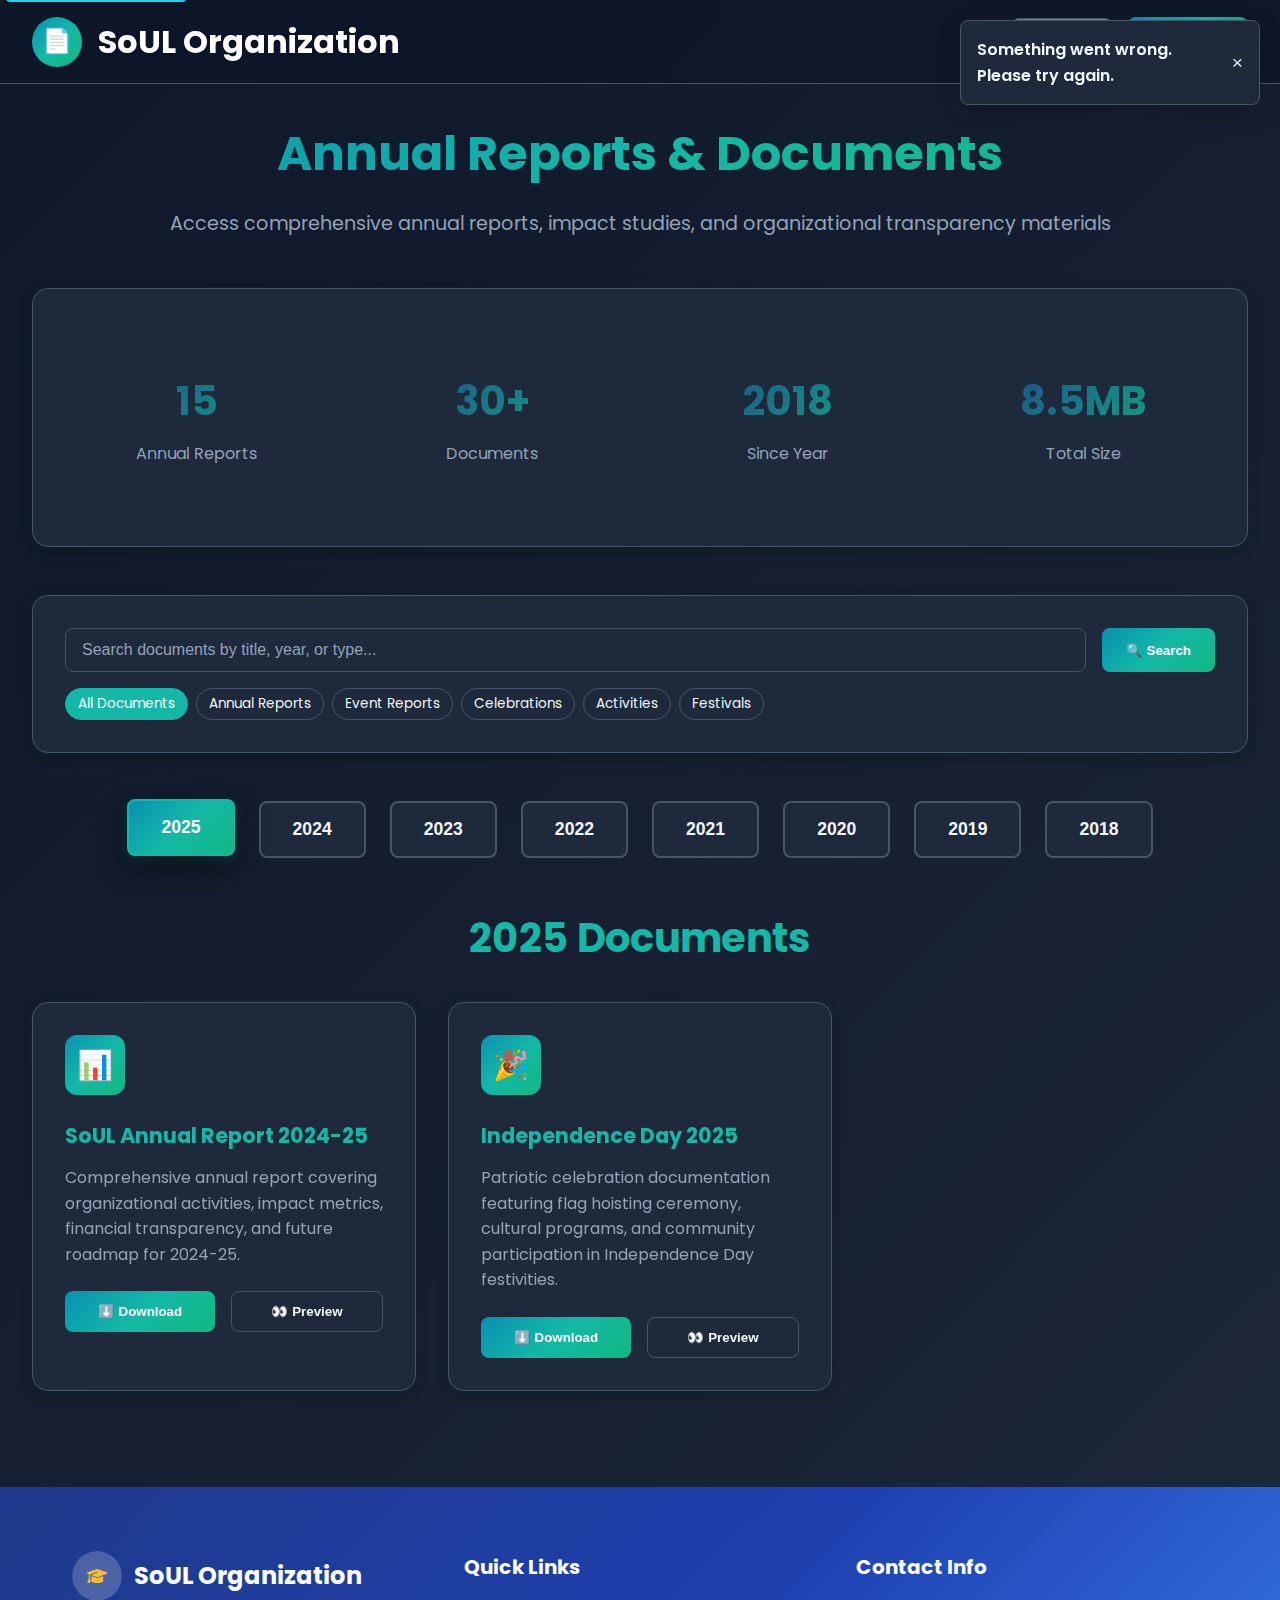
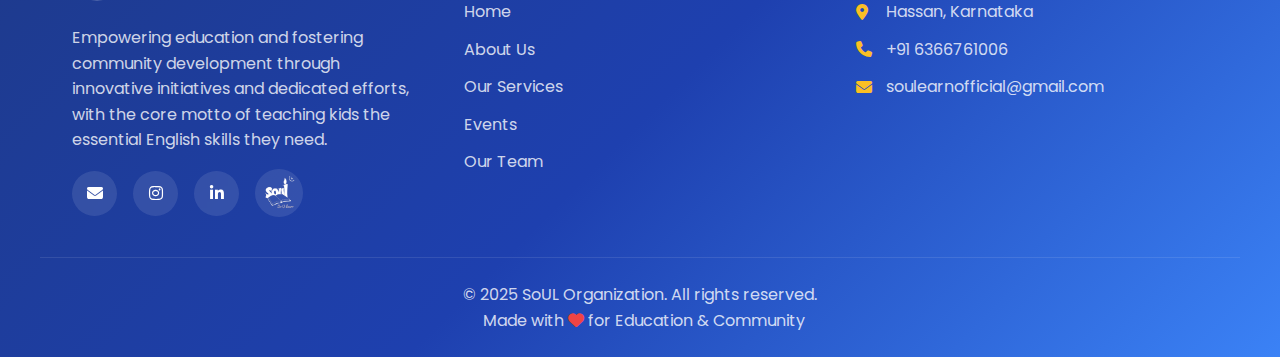
<file: AnnualReport.html>
<!DOCTYPE html>
<html lang="en">
<head>
    <meta charset="UTF-8">
    <meta name="viewport" content="width=device-width, initial-scale=1.0">
    <title>Annual Reports & Documents - SoUL Organization</title>
    <link rel="icon" type="image/png" href="img/logo.jpg">
    <link rel="preconnect" href="https://fonts.googleapis.com">
    <link rel="preconnect" href="https://fonts.gstatic.com" crossorigin>
    <link href="https://fonts.googleapis.com/css2?family=Poppins:wght@300;400;500;600;700;800&family=Inter:wght@300;400;500;600&display=swap" rel="stylesheet">
    <link rel="stylesheet" href="https://cdnjs.cloudflare.com/ajax/libs/font-awesome/6.4.0/css/all.min.css">
    <link rel="stylesheet" href="styles.css">
    <link rel="stylesheet" href="responsive-system.css">
    
    <style>
        :root {
            /* Light Theme - Pink Base */
            --primary-color: #D91A60;
            --secondary-color: #E91E63;
            --accent-color: #FF6B9D;
            --bg-primary: #FEFBFC;
            --bg-secondary: #FDF7F9;
            --bg-tertiary: #FBF1F5;
            --text-primary: #1A0D13;
            --text-secondary: #2D1B24;
            --text-muted: #5D4A52;
            --text-dark: #0F080B;
            --border-color: #EFD6E3;
            --card-bg: #FFFFFF;
            --hover-bg: #F8EDF2;
            --active-bg: #F3E1EA;
            --card-shadow: 0 4px 12px rgba(26, 13, 19, 0.1), 0 2px 6px rgba(26, 13, 19, 0.08);
            --card-hover-shadow: 0 8px 25px rgba(26, 13, 19, 0.15), 0 4px 10px rgba(26, 13, 19, 0.1);
            --gradient-primary: linear-gradient(135deg, #E91E63 0%, #D91A60 50%, #C2185B 100%);
            --gradient-soft: linear-gradient(135deg, #FEFBFC 0%, #FDF7F9 100%);
            --header-bg: rgba(26, 35, 50, 0.95);
            --footer-gradient: linear-gradient(135deg, #e2e8f0 0%, #cbd5e0 100%);
            --body-bg: linear-gradient(135deg, #FEFBFC 0%, #FDF7F9 100%);
        }

        /* Dark theme */
        [data-theme="dark"] {
            --primary-color: #14B8A6;
            --secondary-color: #06B6D4;
            --accent-color: #22D3EE;
            --bg-primary: #0F172A;
            --bg-secondary: #1E293B;
            --bg-tertiary: #334155;
            --text-primary: #F1F5F9;
            --text-secondary: #E2E8F0;
            --text-muted: #94A3B8;
            --text-dark: #FFFFFF;
            --border-color: #475569;
            --card-bg: #1E293B;
            --hover-bg: #334155;
            --active-bg: #475569;
            --card-shadow: 0 4px 12px rgba(0, 0, 0, 0.4), 0 2px 6px rgba(20, 184, 166, 0.15);
            --card-hover-shadow: 0 12px 28px rgba(0, 0, 0, 0.6), 0 6px 12px rgba(20, 184, 166, 0.25);
            --gradient-primary: linear-gradient(135deg, #0891B2 0%, #14B8A6 50%, #10B981 100%);
            --gradient-soft: linear-gradient(135deg, #0F172A 0%, #1E293B 50%, #334155 100%);
            --header-bg: rgba(15, 23, 42, 0.95);
            --footer-gradient: linear-gradient(135deg, #1e3a8a 0%, #1e40af 50%, #3b82f6 100%);
            --body-bg: linear-gradient(135deg, #0F172A 0%, #1E293B 100%);
        }

        * {
            margin: 0;
            padding: 0;
            box-sizing: border-box;
        }

        body {
            font-family: 'Poppins', 'Segoe UI', Tahoma, Geneva, Verdana, sans-serif;
            background: var(--body-bg);
            color: var(--text-primary);
            min-height: 100vh;
            transition: all 0.3s cubic-bezier(0.4, 0, 0.2, 1);
        }

        .theme-toggle {
            position: fixed;
            top: 20px;
            right: 20px;
            width: 55px;
            height: 55px;
            border-radius: 50%;
            background: var(--card-bg);
            border: 2px solid var(--border-color);
            cursor: pointer;
            display: flex;
            align-items: center;
            justify-content: center;
            font-size: 22px;
            box-shadow: var(--card-shadow);
            transition: all 0.3s cubic-bezier(0.4, 0, 0.2, 1);
            z-index: 1000;
            color: var(--text-primary);
        }

        .theme-toggle:hover {
            box-shadow: var(--card-hover-shadow);
            transform: scale(1.1) rotate(15deg);
            border-color: var(--primary-color);
        }

        .header {
            background: var(--header-bg);
            padding: 1rem 2rem;
            display: flex;
            justify-content: space-between;
            align-items: center;
            backdrop-filter: blur(10px);
            border-bottom: 1px solid var(--border-color);
            position: relative;
        }

        .logo-section {
            display: flex;
            align-items: center;
            gap: 1rem;
        }

        .logo {
            width: 50px;
            height: 50px;
            background: var(--gradient-primary);
            border-radius: 50%;
            display: flex;
            align-items: center;
            justify-content: center;
            font-size: 24px;
            color: white;
        }

        .logo-section h1 {
            color: #FFFFFF;
            font-weight: 700;
            text-shadow: 0 2px 4px rgba(0, 0, 0, 0.3);
        }

        .header-actions {
            display: flex;
            align-items: center;
            gap: 15px;
        }

        .back-btn {
            background: var(--primary-color);
            border: 1px solid var(--border-color);
            padding: 10px 20px;
            border-radius: 8px;
            color: white;
            cursor: pointer;
            font-weight: 600;
            transition: all 0.3s ease;
            display: flex;
            align-items: center;
            gap: 0.5rem;
            text-decoration: none;
        }

        .back-btn:hover {
            background: var(--hover-bg);
            border-color: var(--primary-color);
            box-shadow: var(--card-hover-shadow);
            transform: translateY(-2px);
        }

        .home-btn {
            background: var(--gradient-primary);
            border: none;
            padding: 12px 24px;
            border-radius: 8px;
            color: white;
            cursor: pointer;
            font-weight: 600;
            text-decoration: none;
            display: inline-block;
            transition: all 0.3s ease;
        }

        .home-btn:hover {
            transform: translateY(-2px);
            box-shadow: 0 8px 25px rgba(32, 211, 194, 0.3);
        }

        .container {
            max-width: 1400px;
            margin: 0 auto;
            padding: 2rem;
        }

        .page-title {
            text-align: center;
            font-size: 3rem;
            margin-bottom: 1rem;
            background: var(--gradient-primary);
            background-clip: text;
            -webkit-background-clip: text;
            -webkit-text-fill-color: transparent;
        }

        .page-subtitle {
            text-align: center;
            font-size: 1.2rem;
            color: var(--text-muted);
            margin-bottom: 3rem;
        }

        .year-tabs {
            display: flex;
            justify-content: center;
            gap: 1rem;
            margin-bottom: 3rem;
            flex-wrap: wrap;
        }

        .year-tab {
            background: var(--card-bg);
            border: 2px solid var(--border-color);
            padding: 12px 24px;
            border-radius: 8px;
            color: var(--text-primary);
            cursor: pointer;
            font-weight: 600;
            transition: all 0.3s ease;
        }

        .year-tab:hover,
        .year-tab.active {
            background: var(--gradient-primary);
            border-color: var(--primary-color);
            color: white;
            transform: translateY(-2px);
            box-shadow: var(--card-hover-shadow);
        }

        .year-content {
            display: none;
        }

        .year-content.active {
            display: block;
        }

        .year-section {
            margin-bottom: 4rem;
        }

        .section-title {
            font-size: 2.5rem;
            text-align: center;
            margin-bottom: 2rem;
            color: var(--primary-color);
        }

        .documents-grid {
            display: grid;
            grid-template-columns: repeat(auto-fill, minmax(320px, 1fr));
            gap: 2rem;
        }

        .document-card {
            background: var(--card-bg);
            border-radius: 16px;
            padding: 2rem;
            border: 1px solid var(--border-color);
            backdrop-filter: blur(10px);
            transition: all 0.3s ease;
            position: relative;
            overflow: hidden;
            box-shadow: var(--card-shadow);
        }

        .document-card::before {
            content: '';
            position: absolute;
            top: 0;
            left: -100%;
            width: 100%;
            height: 100%;
            background: linear-gradient(90deg, transparent, var(--hover-bg), transparent);
            transition: left 0.5s;
        }

        .document-card:hover::before {
            left: 100%;
        }

        .document-card:hover {
            transform: translateY(-8px);
            border-color: var(--primary-color);
            box-shadow: var(--card-hover-shadow);
        }

        .document-icon {
            width: 60px;
            height: 60px;
            background: var(--gradient-primary);
            border-radius: 12px;
            display: flex;
            align-items: center;
            justify-content: center;
            font-size: 1.8rem;
            margin-bottom: 1.5rem;
            color: white;
        }

        .document-title {
            font-size: 1.3rem;
            font-weight: 700;
            margin-bottom: 0.8rem;
            color: var(--primary-color);
        }

        .document-description {
            color: var(--text-muted);
            line-height: 1.6;
            margin-bottom: 1.5rem;
        }

        .document-meta {
            display: flex;
            flex-direction: column;
            gap: 0.5rem;
            margin-bottom: 1.5rem;
        }

        .meta-item {
            display: flex;
            align-items: center;
            gap: 0.5rem;
            font-size: 0.9rem;
            color: var(--text-secondary);
        }

        .document-actions {
            display: flex;
            gap: 1rem;
        }

        .action-btn {
            flex: 1;
            background: var(--gradient-primary);
            border: none;
            padding: 12px 16px;
            border-radius: 8px;
            color: white;
            cursor: pointer;
            font-weight: 600;
            transition: all 0.3s ease;
            display: flex;
            align-items: center;
            justify-content: center;
            gap: 0.5rem;
        }

        .action-btn:hover {
            transform: translateY(-2px);
            box-shadow: var(--card-hover-shadow);
        }

        .action-btn.secondary {
            background: var(--card-bg);
            border: 1px solid var(--border-color);
            color: var(--text-primary);
        }

        .action-btn.secondary:hover {
            background: var(--hover-bg);
            box-shadow: var(--card-hover-shadow);
        }

        .stats-section {
            background: var(--card-bg);
            border-radius: 16px;
            padding: 2rem;
            margin-bottom: 3rem;
            border: 1px solid var(--border-color);
            box-shadow: var(--card-shadow);
        }

        .stats-grid {
            display: grid;
            grid-template-columns: repeat(auto-fit, minmax(200px, 1fr));
            gap: 2rem;
        }

        .stat-item {
            text-align: center;
        }

        .stat-number {
            font-size: 2.5rem;
            font-weight: bold;
            color: var(--primary-color);
            margin-bottom: 0.5rem;
        }

        .stat-label {
            color: var(--text-muted);
            font-size: 1rem;
        }

        .search-section {
            background: var(--card-bg);
            border-radius: 16px;
            padding: 2rem;
            margin-bottom: 3rem;
            border: 1px solid var(--border-color);
            box-shadow: var(--card-shadow);
        }

        .search-box {
            display: flex;
            gap: 1rem;
            margin-bottom: 1rem;
        }

        .search-input {
            flex: 1;
            background: var(--bg-secondary);
            border: 1px solid var(--border-color);
            border-radius: 8px;
            padding: 12px 16px;
            color: var(--text-primary);
            font-size: 1rem;
        }

        .search-input::placeholder {
            color: var(--text-muted);
        }

        .search-btn {
            background: var(--gradient-primary);
            border: none;
            padding: 12px 24px;
            border-radius: 8px;
            color: white;
            cursor: pointer;
            font-weight: 600;
            transition: all 0.3s ease;
        }

        .search-btn:hover {
            transform: translateY(-2px);
            box-shadow: var(--card-hover-shadow);
        }

        .filter-tags {
            display: flex;
            gap: 0.5rem;
            flex-wrap: wrap;
        }

        .filter-tag {
            background: var(--bg-secondary);
            color: var(--text-primary);
            padding: 4px 12px;
            border-radius: 20px;
            font-size: 0.85rem;
            cursor: pointer;
            transition: all 0.3s ease;
            border: 1px solid var(--border-color);
        }

        .filter-tag:hover,
        .filter-tag.active {
            background: var(--primary-color);
            color: white;
            border-color: var(--primary-color);
        }

        /* Footer Styles */
        .footer {
            background: linear-gradient(135deg, #1e3a8a 0%, #1e40af 50%, #3b82f6 100%);
            color: white;
            padding: 4rem 0 1.5rem;
            margin-top: auto;
        }

        .footer-content {
            display: grid;
            grid-template-columns: repeat(auto-fit, minmax(280px, 1fr));
            gap: 2.5rem;
            margin-bottom: 2.5rem;
            max-width: 1200px;
            margin-left: auto;
            margin-right: auto;
            padding: 0 2rem;
        }

        .footer-logo {
            display: flex;
            align-items: center;
            gap: 0.75rem;
            margin-bottom: 1.5rem;
        }

        .footer-logo-icon {
            width: 50px;
            height: 50px;
            border-radius: 50%;
        }

        .footer-socials {
            display: flex;
            gap: 1rem;
            align-items: center;
        }

        .footer-social-icon {
            width: 45px;
            height: 45px;
            border-radius: 50%;
            background: rgba(255, 255, 255, 0.1);
            display: flex;
            align-items: center;
            justify-content: center;
            color: white;
            text-decoration: none;
            transition: all 0.3s cubic-bezier(0.4, 0, 0.2, 1);
            backdrop-filter: blur(10px);
            -webkit-backdrop-filter: blur(10px);
        }

        .footer-social-icon:hover {
            background: rgba(255, 255, 255, 0.2);
            transform: translateY(-3px) scale(1.05);
            box-shadow: 0 8px 25px rgba(0,0,0,0.3);
        }

        .footer-links {
            list-style: none;
        }

        .footer-links li {
            margin-bottom: 0.75rem;
        }

        .footer-links a {
            color: rgba(255, 255, 255, 0.8);
            text-decoration: none;
            transition: all 0.3s ease;
            position: relative;
        }

        .footer-links a::after {
            content: '';
            position: absolute;
            width: 0;
            height: 2px;
            bottom: -2px;
            left: 0;
            background-color: white;
            transition: width 0.3s ease;
        }

        .footer-links a:hover {
            color: white;
            transform: translateX(5px);
        }

        .footer-links a:hover::after {
            width: 100%;
        }

        .footer-bottom {
            border-top: 1px solid rgba(255, 255, 255, 0.1);
            padding-top: 1.5rem;
            text-align: center;
            color: rgba(255, 255, 255, 0.8);
            max-width: 1200px;
            margin: 0 auto;
            padding-left: 2rem;
            padding-right: 2rem;
        }

        /* Enhanced Responsive Design System */
        :root {
            --mobile-padding: 1rem;
            --tablet-padding: 1.5rem;
            --desktop-padding: 2rem;
            --mobile-gap: 1rem;
            --tablet-gap: 1.5rem;
            --desktop-gap: 2rem;
            --mobile-font-sm: 0.875rem;
            --mobile-font-base: 1rem;
            --mobile-font-lg: 1.125rem;
            --mobile-font-xl: 1.25rem;
            --mobile-font-2xl: 1.5rem;
            --mobile-font-3xl: 2rem;
            --touch-target: 44px;
        }

        /* Ultra Small Devices (320px - 480px) */
        @media (max-width: 480px) {
            .container {
                padding: var(--mobile-padding);
            }

            .header {
                padding: 0.75rem var(--mobile-padding);
                flex-direction: column;
                gap: 0.75rem;
            }

            .logo-section h1 {
                font-size: var(--mobile-font-lg);
            }

            .logo {
                width: 40px;
                height: 40px;
                font-size: 18px;
            }

            .page-title {
                font-size: var(--mobile-font-2xl);
                margin-bottom: 0.75rem;
            }

            .page-subtitle {
                font-size: var(--mobile-font-sm);
                margin-bottom: 2rem;
            }

            .stats-section {
                padding: 1.25rem;
                border-radius: 12px;
            }

            .stats-grid {
                grid-template-columns: repeat(2, 1fr);
                gap: var(--mobile-gap);
            }

            .stat-number {
                font-size: 2rem;
            }

            .stat-label {
                font-size: var(--mobile-font-sm);
            }

            .search-section {
                padding: 1.25rem;
                border-radius: 12px;
            }

            .search-box {
                flex-direction: column;
                gap: 0.75rem;
            }

            .search-input {
                padding: 0.75rem;
                font-size: var(--mobile-font-sm);
            }

            .search-btn {
                padding: 0.75rem 1rem;
                font-size: var(--mobile-font-sm);
            }

            .filter-tags {
                gap: 0.25rem;
                justify-content: center;
            }

            .filter-tag {
                padding: 0.375rem 0.75rem;
                font-size: 0.8rem;
                border-radius: 6px;
            }

            .year-tabs {
                gap: 0.25rem;
                flex-wrap: wrap;
                justify-content: center;
            }

            .year-tab {
                padding: 0.5rem 0.75rem;
                font-size: var(--mobile-font-sm);
                border-radius: 6px;
            }

            .section-title {
                font-size: var(--mobile-font-xl);
                margin-bottom: 1.5rem;
            }

            .documents-grid {
                grid-template-columns: 1fr;
                gap: var(--mobile-gap);
            }

            .document-card {
                padding: 1.25rem;
                border-radius: 12px;
            }

            .document-icon {
                width: 50px;
                height: 50px;
                font-size: 1.5rem;
                margin-bottom: 1rem;
            }

            .document-title {
                font-size: var(--mobile-font-lg);
                margin-bottom: 0.5rem;
            }

            .document-description {
                font-size: var(--mobile-font-sm);
                margin-bottom: 1rem;
            }

            .document-meta {
                gap: 0.25rem;
                margin-bottom: 1rem;
            }

            .meta-item {
                font-size: 0.8rem;
            }

            .document-actions {
                flex-direction: column;
                gap: 0.5rem;
            }

            .action-btn {
                padding: 0.75rem;
                font-size: var(--mobile-font-sm);
                border-radius: 6px;
            }

            .theme-toggle {
                width: 40px;
                height: 40px;
                font-size: 16px;
                top: 15px;
                right: 15px;
            }

            .back-btn {
                padding: 8px 12px;
                font-size: var(--mobile-font-sm);
            }

            .home-btn {
                padding: 8px 16px;
                font-size: var(--mobile-font-sm);
            }

            .footer-content {
                grid-template-columns: 1fr;
                gap: 2rem;
                text-align: center;
                padding: 0 var(--mobile-padding);
            }

            .footer-socials {
                justify-content: center;
            }
        }

        /* Large Mobile Devices (481px - 768px) */
        @media (min-width: 481px) and (max-width: 768px) {
            .container {
                padding: var(--tablet-padding);
            }

            .header {
                padding: 1rem var(--tablet-padding);
            }

            .page-title {
                font-size: var(--mobile-font-3xl);
            }

            .stats-grid {
                grid-template-columns: repeat(4, 1fr);
                gap: var(--tablet-gap);
            }

            .search-box {
                flex-direction: row;
                gap: 1rem;
            }

            .search-input {
                flex: 1;
            }

            .year-tabs {
                gap: 0.5rem;
                flex-wrap: wrap;
            }

            .year-tab {
                padding: 0.75rem 1rem;
                font-size: var(--mobile-font-base);
            }

            .documents-grid {
                grid-template-columns: repeat(2, 1fr);
                gap: var(--tablet-gap);
            }

            .document-card {
                padding: 1.5rem;
            }

            .document-icon {
                width: 55px;
                height: 55px;
                font-size: 1.75rem;
            }

            .document-title {
                font-size: var(--mobile-font-xl);
            }

            .document-description {
                font-size: var(--mobile-font-base);
            }

            .document-actions {
                flex-direction: row;
                gap: 0.75rem;
            }

            .footer-content {
                grid-template-columns: repeat(2, 1fr);
                gap: 2rem;
            }
        }

        /* Tablet (769px - 1024px) */
        @media (min-width: 769px) and (max-width: 1024px) {
            .container {
                padding: var(--desktop-padding);
            }

            .stats-grid {
                grid-template-columns: repeat(4, 1fr);
                gap: var(--desktop-gap);
            }

            .year-tabs {
                gap: 1rem;
            }

            .year-tab {
                padding: 1rem 1.5rem;
                font-size: 1rem;
            }

            .documents-grid {
                grid-template-columns: repeat(2, 1fr);
                gap: var(--desktop-gap);
            }

            .document-card {
                padding: 2rem;
            }

            .document-icon {
                width: 60px;
                height: 60px;
                font-size: 1.8rem;
            }

            .footer-content {
                grid-template-columns: repeat(3, 1fr);
            }
        }

        /* Desktop (1025px and up) */
        @media (min-width: 1025px) {
            .stats-grid {
                grid-template-columns: repeat(4, 1fr);
                gap: var(--desktop-gap);
            }

            .year-tabs {
                gap: 1.5rem;
            }

            .year-tab {
                padding: 1rem 2rem;
                font-size: 1.1rem;
            }

            .documents-grid {
                grid-template-columns: repeat(3, 1fr);
                gap: var(--desktop-gap);
            }

            .document-card {
                padding: 2rem;
            }

            .document-icon {
                width: 60px;
                height: 60px;
                font-size: 1.8rem;
            }

            .footer-content {
                grid-template-columns: repeat(3, 1fr);
            }
        }

        /* Enhanced Touch Interactions */
        @media (pointer: coarse) {
            .year-tab,
            .filter-tag,
            .action-btn,
            .search-btn {
                min-height: var(--touch-target);
            }

            .year-tab {
                padding: 1rem 1.5rem;
            }

            .filter-tag {
                padding: 0.75rem 1rem;
            }

            .action-btn {
                padding: 1rem;
            }

            .search-btn {
                padding: 1rem 1.5rem;
            }
        }

        /* Landscape Mobile */
        @media (max-height: 500px) and (orientation: landscape) {
            .header {
                padding: 0.5rem var(--mobile-padding);
            }

            .page-title {
                font-size: var(--mobile-font-xl);
                margin-bottom: 0.5rem;
            }

            .page-subtitle {
                font-size: var(--mobile-font-sm);
                margin-bottom: 1rem;
            }

            .stats-section {
                padding: 1rem;
            }

            .search-section {
                padding: 1rem;
            }

            .year-tabs {
                margin-bottom: 1rem;
            }

            .documents-grid {
                gap: 0.75rem;
            }

            .document-card {
                padding: 1rem;
            }
        }

        /* High DPI Displays */
        @media (-webkit-min-device-pixel-ratio: 2), (min-resolution: 192dpi) {
            .logo,
            .document-icon {
                image-rendering: -webkit-optimize-contrast;
                image-rendering: crisp-edges;
            }
        }

        /* Reduced Motion */
        @media (prefers-reduced-motion: reduce) {
            *,
            *::before,
            *::after {
                animation-duration: 0.01ms !important;
                animation-iteration-count: 1 !important;
                transition-duration: 0.01ms !important;
            }
        }

        /* High Contrast Mode */
        @media (prefers-contrast: high) {
            .document-card,
            .year-tab,
            .filter-tag,
            .action-btn {
                border: 2px solid var(--text-primary);
            }
        }

        /* Print Styles */
        @media print {
            .header,
            .theme-toggle,
            .search-section,
            .year-tabs {
                display: none;
            }

            .container {
                padding: 0;
            }

            .page-title {
                color: black !important;
                background: none !important;
                -webkit-text-fill-color: black !important;
            }

            .document-card {
                break-inside: avoid;
                box-shadow: none;
                border: 1px solid #ccc;
            }

            .stats-section {
                break-inside: avoid;
            }
        }
    </style>
</head>
<body>
    <button class="theme-toggle" id="theme-toggle" onclick="toggleTheme()">
        <i class="fas fa-moon" id="theme-icon"></i>
    </button>

    <div class="header">
        <div class="logo-section">
            <div class="logo">📄</div>
            <h1>SoUL Organization</h1>
        </div>
        <div class="header-actions">
            <span class="back-btn" onclick="goBack()">← Back</span>
            <a href="index.html" class="home-btn">🏠 Home</a>
        </div>
    </div>

    <div class="container">
        <h1 class="page-title">Annual Reports & Documents</h1>
        <p class="page-subtitle">Access comprehensive annual reports, impact studies, and organizational transparency materials</p>

        <!-- Statistics Section -->
        <div class="stats-section">
            <div class="stats-grid">
                <div class="stat-item">
                    <div class="stat-number">15</div>
                    <div class="stat-label">Annual Reports</div>
                </div>
                <div class="stat-item">
                    <div class="stat-number">30+</div>
                    <div class="stat-label">Documents</div>
                </div>
                <div class="stat-item">
                    <div class="stat-number">2018</div>
                    <div class="stat-label">Since Year</div>
                </div>
                <div class="stat-item">
                    <div class="stat-number">8.5MB</div>
                    <div class="stat-label">Total Size</div>
                </div>
            </div>
        </div>

        <!-- Search Section -->
        <div class="search-section">
            <div class="search-box">
                <input type="text" class="search-input" placeholder="Search documents by title, year, or type..." id="documentSearch">
                <button class="search-btn" onclick="searchDocuments()">🔍 Search</button>
            </div>
            <div class="filter-tags">
                <span class="filter-tag active" data-filter="all">All Documents</span>
                <span class="filter-tag" data-filter="report">Annual Reports</span>
                <span class="filter-tag" data-filter="event">Event Reports</span>
                <span class="filter-tag" data-filter="celebration">Celebrations</span>
                <span class="filter-tag" data-filter="activity">Activities</span>
                <span class="filter-tag" data-filter="fest">Festivals</span>
            </div>
        </div>

        <!-- Year Tabs -->
        <div class="year-tabs">
            <button class="year-tab active" data-year="2025">2025</button>
            <button class="year-tab" data-year="2024">2024</button>
            <button class="year-tab" data-year="2023">2023</button>
            <button class="year-tab" data-year="2022">2022</button>
            <button class="year-tab" data-year="2021">2021</button>
            <button class="year-tab" data-year="2020">2020</button>
            <button class="year-tab" data-year="2019">2019</button>
            <button class="year-tab" data-year="2018">2018</button>
        </div>

        <!-- 2025 Documents -->
        <div class="year-content active" id="year-2025">
            <div class="year-section">
                <h2 class="section-title">2025 Documents</h2>
                <div class="documents-grid">
                    <div class="document-card" data-type="report">
                        <div class="document-icon">📊</div>
                        <div class="document-title">SoUL Annual Report 2024-25</div>
                        <div class="document-description">
                            Comprehensive annual report covering organizational activities, impact metrics, financial transparency, and future roadmap for 2024-25.
                        </div>
                        <div class="document-actions">
                            <button class="action-btn" onclick="downloadDocument('Doc/SoUL_REPORT 2024-25.pdf')">
                                ⬇️ Download
                            </button>
                            <button class="action-btn secondary" onclick="previewDocument('Doc/SoUL_REPORT 2024-25.pdf')">
                                👀 Preview
                            </button>
                        </div>
                    </div>

                    <div class="document-card" data-type="celebration">
                        <div class="document-icon">🎉</div>
                        <div class="document-title">Independence Day 2025</div>
                        <div class="document-description">
                            Patriotic celebration documentation featuring flag hoisting ceremony, cultural programs, and community participation in Independence Day festivities.
                        </div>
                        <div class="document-actions">
                            <button class="action-btn" onclick="downloadDocument('Doc/Independence day 2025.pdf')">
                                ⬇️ Download
                            </button>
                            <button class="action-btn secondary" onclick="previewDocument('Doc/Independence day 2025.pdf')">
                                👀 Preview
                            </button>
                        </div>
                    </div>
                </div>
            </div>
        </div>

        <!-- 2024 Documents -->
        <div class="year-content" id="year-2024">
            <div class="year-section">
                <h2 class="section-title">2024 Documents</h2>
                <div class="documents-grid">
                    <div class="document-card" data-type="report">
                        <div class="document-icon">📊</div>
                        <div class="document-title">SoUL Annual Report 2023-24</div>
                        <div class="document-description">
                            Detailed annual organizational report highlighting achievements, community impact, financial transparency, and strategic planning for 2023-24.
                        </div>
                        <div class="document-actions">
                            <button class="action-btn" onclick="downloadDocument('Doc/SoUL REPORT 2023-24.pdf')">
                                ⬇️ Download
                            </button>
                            <button class="action-btn secondary" onclick="previewDocument('Doc/SoUL REPORT 2023-24.pdf')">
                                👀 Preview
                            </button>
                        </div>
                    </div>

                    <div class="document-card" data-type="celebration">
                        <div class="document-icon">🪔</div>
                        <div class="document-title">Deepavali Celebration 2024</div>
                        <div class="document-description">
                            Festival of lights celebration documentation including cultural programs, community participation, traditional activities, and festive highlights.
                        </div>
                        <div class="document-actions">
                            <button class="action-btn" onclick="downloadDocument('Doc/Deepavali Celebration 2024.pdf')">
                                ⬇️ Download
                            </button>
                            <button class="action-btn secondary" onclick="previewDocument('Doc/Deepavali Celebration 2024.pdf')">
                                👀 Preview
                            </button>
                        </div>
                    </div>

                    <div class="document-card" data-type="event">
                        <div class="document-icon">🔮</div>
                        <div class="document-title">Reflection 2024</div>
                        <div class="document-description">
                            Annual reflection event documentation featuring keynote speeches, member testimonials, and organizational milestone celebrations.
                        </div>
                        <div class="document-actions">
                            <button class="action-btn" onclick="downloadDocument('Doc/Reflection 2024.pdf')">
                                ⬇️ Download
                            </button>
                            <button class="action-btn secondary" onclick="previewDocument('Doc/Reflection 2024.pdf')">
                                👀 Preview
                            </button>
                        </div>
                    </div>
                </div>
            </div>
        </div>

        <!-- 2023 Documents -->
        <div class="year-content" id="year-2023">
            <div class="year-section">
                <h2 class="section-title">2023 Documents</h2>
                <div class="documents-grid">
                    <div class="document-card" data-type="report">
                        <div class="document-icon">📊</div>
                        <div class="document-title">SoUL Annual Report 2022-23</div>
                        <div class="document-description">
                            Annual organizational report highlighting key achievements, financial transparency, member engagement, and strategic planning for 2022-23.
                        </div>
                        <div class="document-actions">
                            <button class="action-btn" onclick="downloadDocument('Doc/SoUL REPORT 2022-23.pdf')">
                                ⬇️ Download
                            </button>
                            <button class="action-btn secondary" onclick="previewDocument('Doc/SoUL REPORT 2022-23.pdf')">
                                👀 Preview
                            </button>
                        </div>
                    </div>

                    <div class="document-card" data-type="activity">
                        <div class="document-icon">👕</div>
                        <div class="document-title">Cloth Drive 2023</div>
                        <div class="document-description">
                            Community service report documenting our cloth donation drive, including collection statistics, distribution details, and beneficiary feedback.
                        </div>
                        <div class="document-actions">
                            <button class="action-btn" onclick="downloadDocument('Doc/Cloth drive .docx.pdf')">
                                ⬇️ Download
                            </button>
                            <button class="action-btn secondary" onclick="previewDocument('Doc/Cloth drive .docx.pdf')">
                                👀 Preview
                            </button>
                        </div>
                    </div>

                    <div class="document-card" data-type="activity">
                        <div class="document-icon">🍎</div>
                        <div class="document-title">Food Drive 2023</div>
                        <div class="document-description">
                            Impact report from our annual food drive initiative, including donation statistics, beneficiary information, and volunteer contributions.
                        </div>
                        <div class="document-actions">
                            <button class="action-btn" onclick="downloadDocument('Doc/Food Drive 2023.pdf')">
                                ⬇️ Download
                            </button>
                            <button class="action-btn secondary" onclick="previewDocument('Doc/Food Drive 2023.pdf')">
                                👀 Preview
                            </button>
                        </div>
                    </div>

                    <div class="document-card" data-type="activity">
                        <div class="document-icon">🏛️</div>
                        <div class="document-title">Temple Drive 2023</div>
                        <div class="document-description">
                            Documentation of community temple service activities, volunteer participation, and cultural preservation initiatives undertaken in 2023.
                        </div>
                        <div class="document-actions">
                            <button class="action-btn" onclick="downloadDocument('Doc/temaple drive 2023.pdf')">
                                ⬇️ Download
                            </button>
                            <button class="action-btn secondary" onclick="previewDocument('Doc/temaple drive 2023.pdf')">
                                👀 Preview
                            </button>
                        </div>
                    </div>

                    <div class="document-card" data-type="event">
                        <div class="document-icon">📋</div>
                        <div class="document-title">General Document 2023</div>
                        <div class="document-description">
                            Miscellaneous organizational document containing important information, guidelines, and references for the year 2023.
                        </div>
                        <div class="document-actions">
                            <button class="action-btn" onclick="downloadDocument('Doc/DOC-20230115-WA0019-.pdf')">
                                ⬇️ Download
                            </button>
                            <button class="action-btn secondary" onclick="previewDocument('Doc/DOC-20230115-WA0019..pdf')">
                                👀 Preview
                            </button>
                        </div>
                    </div>
                    <div class="document-card" data-type="fest">
                        <div class="document-icon">🎊</div>
                        <div class="document-title">Malnad Fest</div>
                        <div class="document-description">
                            Regional cultural festival documentation featuring traditional performances, cultural exhibitions, and community celebrations from the Malnad region.
                        </div>
                        <div class="document-actions">
                            <button class="action-btn" onclick="downloadDocument('Doc/MALNAD FEST.pdf')">
                                ⬇️ Download
                            </button>
                            <button class="action-btn secondary" onclick="previewDocument('Doc/MALNAD FEST.pdf')">
                                👀 Preview
                            </button>
                        </div>
                    </div>
                </div>
            </div>
        </div>

        <!-- 2022 Documents -->
        <div class="year-content" id="year-2022">
            <div class="year-section">
                <h2 class="section-title">2022 Documents</h2>
                <div class="documents-grid">
                    <div class="document-card" data-type="report">
                        <div class="document-icon">📈</div>
                        <div class="document-title">SoUL Annual Report 2021-22</div>
                        <div class="document-description">
                            Comprehensive annual report covering organizational growth, member achievements, financial health, and community impact for 2021-22.
                        </div>
                        <div class="document-actions">
                            <button class="action-btn" onclick="downloadDocument('Doc/SoUL REPORT 2021-22.pdf')">
                                ⬇️ Download
                            </button>
                            <button class="action-btn secondary" onclick="previewDocument('Doc/SoUL REPORT 2021-22.pdf')">
                                👀 Preview
                            </button>
                        </div>
                    </div>
                </div>
            </div>
        </div>

        <!-- 2021 Documents -->
        <div class="year-content" id="year-2021">
            <div class="year-section">
                <h2 class="section-title">2021 Documents</h2>
                <div class="documents-grid">
                    <div class="document-card" data-type="report">
                        <div class="document-icon">📊</div>
                        <div class="document-title">SoUL Annual Report 2020-21</div>
                        <div class="document-description">
                            Annual report highlighting pandemic response, virtual engagement initiatives, member support programs, and organizational resilience in 2020-21.
                        </div>
                        <div class="document-actions">
                            <button class="action-btn" onclick="downloadDocument('Doc/SoUL REPORT 2020-21.pdf')">
                                ⬇️ Download
                            </button>
                            <button class="action-btn secondary" onclick="previewDocument('Doc/SoUL REPORT 2020-21.pdf')">
                                👀 Preview
                            </button>
                        </div>
                    </div>
                </div>
            </div>
        </div>

        <!-- 2020 Documents -->
        <div class="year-content" id="year-2020">
            <div class="year-section">
                <h2 class="section-title">2020 Documents</h2>
                <div class="documents-grid">
                    <div class="document-card" data-type="report">
                        <div class="document-icon">📈</div>
                        <div class="document-title">SoUL Annual Report 2019-20</div>
                        <div class="document-description">
                            Pre-pandemic annual report showcasing traditional events, in-person activities, member achievements, and organizational milestones for 2019-20.
                        </div>
                        <div class="document-actions">
                            <button class="action-btn" onclick="downloadDocument('Doc/SoUL REPORT 2018-19.pdf')">
                                ⬇️ Download
                            </button>
                            <button class="action-btn secondary" onclick="previewDocument('Doc/SoUL REPORT 2018-19.pdf')">
                                👀 Preview
                            </button>
                        </div>
                    </div>
                </div>
            </div>
        </div>

        <!-- 2019 Documents -->
        <div class="year-content" id="year-2019">
            <div class="year-section">
                <h2 class="section-title">2019 Documents</h2>
                <div class="documents-grid">
                    <div class="document-card" data-type="report">
                        <div class="document-icon">📊</div>
                        <div class="document-title">SoUL Annual Report 2018-19</div>
                        <div class="document-description">
                            Foundation year annual report documenting organizational establishment, initial member recruitment, first events, and strategic vision for SoUL.
                        </div>
                        <div class="document-actions">
                            <button class="action-btn" onclick="downloadDocument('Doc/SoUL REPORT 2018-19.pdf')">
                                ⬇️ Download
                            </button>
                            <button class="action-btn secondary" onclick="previewDocument('Doc/SoUL REPORT 2018-19.pdf')">
                                👀 Preview
                            </button>
                        </div>
                    </div>
                </div>
            </div>
        </div>

        <!-- 2018 Documents -->
         <div class="year-content" id="year-2018">
            <div class="year-section">
                <h2 class="section-title">2018 Documents</h2>
                <div class="documents-grid">
                    <div class="document-card" data-type="report">
                        <div class="document-icon">🌟</div>
                        <div class="document-title">SoUL NAAC Report</div>
                        <div class="document-description">
                            National Assessment and Accreditation Council (NAAC) documentation and quality assurance report for SoUL Organization's educational initiatives.
                        </div>
                        <div class="document-actions">
                            <button class="action-btn" onclick="downloadDocument('Doc/SoUL REPORT NAAC.pdf')">
                                ⬇️ Download
                            </button>
                            <button class="action-btn secondary" onclick="previewDocument('Doc/SoUL REPORT NAAC.pdf')">
                                👀 Preview
                            </button>
                        </div>
                    </div>
                </div>
            </div>
        </div>
         <div class="year-content" id="year-2018">
            <div class="year-section">
                <h2 class="section-title">2018 Documents</h2>
                <div class="documents-grid">
                    <div class="document-card" data-type="report">
                        <div class="document-icon">📊</div>
                        <div class="document-title">SoUL Annual Report 2018-19</div>
                        <div class="document-description">
                            Foundation year annual report documenting organizational establishment, initial member recruitment, first events, and strategic vision for SoUL.
                        </div>
                        <div class="document-actions">
                            <button class="action-btn" onclick="downloadDocument('Doc/SoUL REPORT 2018-19.pdf')">
                                ⬇️ Download
                            </button>
                            <button class="action-btn secondary" onclick="previewDocument('Doc/SoUL REPORT 2018-19.pdf')">
                                👀 Preview
                            </button>
                        </div>
                    </div>
                </div>
            </div>
        </div>
    </div>

    <!-- Footer -->
    <footer class="footer">
        <div class="footer-content">
            <!-- Logo and Description -->
            <div>
                <div class="footer-logo">
                    <div class="footer-logo-icon">
                        <i class="fas fa-graduation-cap" style="color: #fbbf24; background: rgba(255,255,255,0.2); border-radius: 50%; width: 100%; height: 100%; display: flex; align-items: center; justify-content: center;"></i>
                    </div>
                    <span style="font-size: 1.5rem; font-weight: 700; font-family: 'Poppins', sans-serif;">SoUL Organization</span>
                </div>
                <p style="color: rgba(255, 255, 255, 0.8); margin-bottom: 1rem; max-width: 400px; line-height: 1.6;">
                    Empowering education and fostering community development through innovative initiatives and dedicated efforts, with the core motto of teaching kids the essential English skills they need.
                </p>
                <div class="footer-socials">
                    <a href="mailto:soulearnofficial@gmail.com" class="footer-social-icon" title="Email">
                        <i class="fas fa-envelope"></i>
                    </a>
                    <a href="https://www.instagram.com/so_u_learn/" target="_blank" class="footer-social-icon" title="Instagram">
                        <i class="fab fa-instagram"></i>
                    </a>
                    <a href="#" class="footer-social-icon" title="LinkedIn">
                        <i class="fab fa-linkedin-in"></i>
                    </a>
                    <img src="img/log.png" alt="SoUL Logo" style="width: 48px; height: 48px; object-fit: contain; border-radius: 50%; background: rgba(255,255,255,0.1); padding: 4px;">
                </div>
            </div>

            <!-- Quick Links -->
            <div>
                <h3 style="font-size: 1.25rem; font-weight: 700; margin-bottom: 1rem; font-family: 'Poppins', sans-serif;">Quick Links</h3>
                <ul class="footer-links">
                    <li><a href="index.html">Home</a></li>
                    <li><a href="index.html#about">About Us</a></li>
                    <li><a href="index.html#services">Our Services</a></li>
                    <li><a href="index.html#events">Events</a></li>
                    <li><a href="index.html#members">Our Team</a></li>
                </ul>
            </div>

            <!-- Contact Info -->
            <div>
                <h3 style="font-size: 1.25rem; font-weight: 700; margin-bottom: 1rem; font-family: 'Poppins', sans-serif;">Contact Info</h3>
                <ul style="list-style: none; color: rgba(255, 255, 255, 0.8);">
                    <li style="display: flex; align-items: center; margin-bottom: 0.75rem;">
                        <i class="fas fa-map-marker-alt" style="width: 18px; margin-right: 0.75rem; color: #fbbf24;"></i>
                        <span>Hassan, Karnataka</span>
                    </li>
                    <li style="display: flex; align-items: center; margin-bottom: 0.75rem;">
                        <i class="fas fa-phone" style="width: 18px; margin-right: 0.75rem; color: #fbbf24;"></i>
                        <span>+91 6366761006</span>
                    </li>
                    <li style="display: flex; align-items: center;">
                        <i class="fas fa-envelope" style="width: 18px; margin-right: 0.75rem; color: #fbbf24;"></i>
                        <span>soulearnofficial@gmail.com</span>
                    </li>
                </ul>
            </div>
        </div>

        <!-- Bottom Footer -->
        <div class="footer-bottom">
            <p>
                &copy; 2025 SoUL Organization. All rights reserved.
                <br>
                <span style="margin-left: 0.5rem;">Made with <i class="fas fa-heart" style="color: #ef4444;"></i> for Education & Community</span>
            </p>
        </div>
    </footer>

    <script src="error-handler.js"></script>
    <script src="responsive-utils.js"></script>
    <script src="ux-enhancements.js"></script>
    <script>
        // Enhanced Theme Management with Haptic Feedback
        function toggleTheme() {
            const body = document.body;
            const themeIcon = document.getElementById('theme-icon');
            const currentTheme = body.getAttribute('data-theme');
            
            // Haptic feedback for mobile devices
            if ('vibrate' in navigator) {
                navigator.vibrate(50);
            }
            
            if (currentTheme === 'dark') {
                body.setAttribute('data-theme', 'light');
                themeIcon.className = 'fas fa-moon';
                localStorage.setItem('theme', 'light');
            } else {
                body.setAttribute('data-theme', 'dark');
                themeIcon.className = 'fas fa-sun';
                localStorage.setItem('theme', 'dark');
            }
            
            // Add visual feedback
            themeIcon.style.transform = 'scale(1.2) rotate(180deg)';
            setTimeout(() => {
                themeIcon.style.transform = 'scale(1) rotate(0deg)';
            }, 200);
        }

        // Enhanced Search with Debouncing and Real-time Results
        let searchTimeout;
        function searchDocuments() {
            clearTimeout(searchTimeout);
            searchTimeout = setTimeout(() => {
                const searchTerm = document.getElementById('documentSearch').value.toLowerCase().trim();
                const documents = document.querySelectorAll('.document-card');
                let visibleCount = 0;
                
                documents.forEach(doc => {
                    const title = doc.querySelector('.document-title').textContent.toLowerCase();
                    const description = doc.querySelector('.document-description').textContent.toLowerCase();
                    
                    if (searchTerm === '' || title.includes(searchTerm) || description.includes(searchTerm)) {
                        doc.style.display = 'block';
                        doc.style.opacity = '1';
                        doc.style.transform = 'translateY(0)';
                        visibleCount++;
                    } else {
                        doc.style.display = 'none';
                    }
                });
                
                // Update search results count
                updateSearchResults(visibleCount);
            }, 300);
        }

        function updateSearchResults(count) {
            const searchResults = document.getElementById('search-results');
            if (searchResults) {
                searchResults.textContent = `${count} documents found`;
                searchResults.style.opacity = count > 0 ? '1' : '0.5';
            }
        }

        // Enhanced Year Tab Switching with Smooth Transitions
        function switchYearTab(year) {
            const yearTabs = document.querySelectorAll('.year-tab');
            const yearContents = document.querySelectorAll('.year-content');
            
            // Remove active class from all tabs and contents
            yearTabs.forEach(tab => tab.classList.remove('active'));
            yearContents.forEach(content => {
                content.classList.remove('active');
                content.style.opacity = '0';
                content.style.transform = 'translateY(20px)';
            });

            // Add active class to clicked tab
            const activeTab = document.querySelector(`[data-year="${year}"]`);
            if (activeTab) {
                activeTab.classList.add('active');
            }

            // Show corresponding content with animation
            const targetContent = document.getElementById(`year-${year}`);
            if (targetContent) {
                targetContent.classList.add('active');
                setTimeout(() => {
                    targetContent.style.opacity = '1';
                    targetContent.style.transform = 'translateY(0)';
                }, 50);
            }
            
            // Haptic feedback
            if ('vibrate' in navigator) {
                navigator.vibrate(30);
            }
        }

        // Enhanced Filter Functionality with Multiple Criteria
        function applyFilters() {
            const activeFilter = document.querySelector('.filter-tag.active');
            const filterType = activeFilter ? activeFilter.getAttribute('data-filter') : 'all';
            const documents = document.querySelectorAll('.document-card');
            
            documents.forEach(doc => {
                const docType = doc.getAttribute('data-type');
                
                if (filterType === 'all' || docType === filterType) {
                    doc.style.display = 'block';
                    doc.style.opacity = '1';
                    doc.style.transform = 'translateY(0)';
                } else {
                    doc.style.display = 'none';
                }
            });
        }

        // Enhanced Document Actions with Progress Indicators
        function downloadDocument(filename) {
            // Show loading indicator
            const button = event.target;
            const originalText = button.innerHTML;
            button.innerHTML = '<i class="fas fa-spinner fa-spin"></i> Downloading...';
            button.disabled = true;
            
            // Simulate download process
            setTimeout(() => {
                // Create a temporary link element and trigger download
                const link = document.createElement('a');
                link.href = filename;
                link.download = filename.split('/').pop();
                document.body.appendChild(link);
                link.click();
                document.body.removeChild(link);
                
                // Reset button
                button.innerHTML = originalText;
                button.disabled = false;
                
                // Show success feedback
                showNotification('Document downloaded successfully!', 'success');
            }, 1000);
        }

        function previewDocument(filename) {
            // Show loading indicator
            const button = event.target;
            const originalText = button.innerHTML;
            button.innerHTML = '<i class="fas fa-spinner fa-spin"></i> Loading...';
            button.disabled = true;
            
            // Open document in a new window/tab for preview
            setTimeout(() => {
                window.open(filename, '_blank');
                
                // Reset button
                button.innerHTML = originalText;
                button.disabled = false;
                
                // Show success feedback
                showNotification('Document opened in new tab!', 'success');
            }, 500);
        }

        // Enhanced Scroll Animations with Staggered Effects
        function initializeScrollAnimations() {
            const observerOptions = {
                threshold: 0.1,
                rootMargin: '0px 0px -50px 0px'
            };

            const observer = new IntersectionObserver((entries) => {
                entries.forEach((entry, index) => {
                    if (entry.isIntersecting) {
                        setTimeout(() => {
                            entry.target.style.opacity = '1';
                            entry.target.style.transform = 'translateY(0)';
                        }, index * 100); // Staggered animation
                    }
                });
            }, observerOptions);

            // Observe all interactive elements
            document.querySelectorAll('.document-card, .year-tab, .filter-tag, .stat-item').forEach(element => {
                element.style.opacity = '0';
                element.style.transform = 'translateY(20px)';
                element.style.transition = 'all 0.6s cubic-bezier(0.4, 0, 0.2, 1)';
                observer.observe(element);
            });
        }

        // Enhanced Mobile Features and Touch Interactions
        function initializeMobileFeatures() {
            // Add touch feedback to interactive elements
            const interactiveElements = document.querySelectorAll('.year-tab, .filter-tag, .action-btn, .document-card');
            
            interactiveElements.forEach(element => {
                element.addEventListener('touchstart', function() {
                    this.style.transform = 'scale(0.98)';
                });
                
                element.addEventListener('touchend', function() {
                    this.style.transform = 'scale(1)';
                });
            });

            // Handle orientation changes
            window.addEventListener('orientationchange', () => {
                setTimeout(() => {
                    window.scrollTo(0, 0);
                }, 500);
            });

            // Add swipe gestures for year navigation
            let touchStartX = 0;
            let touchEndX = 0;
            
            document.addEventListener('touchstart', e => {
                touchStartX = e.changedTouches[0].screenX;
            });
            
            document.addEventListener('touchend', e => {
                touchEndX = e.changedTouches[0].screenX;
                handleSwipe();
            });
            
            function handleSwipe() {
                const swipeThreshold = 50;
                const diff = touchStartX - touchEndX;
                
                if (Math.abs(diff) > swipeThreshold) {
                    const currentYear = document.querySelector('.year-tab.active').getAttribute('data-year');
                    const years = ['2025', '2024', '2023', '2022', '2021', '2020', '2019', '2018'];
                    const currentIndex = years.indexOf(currentYear);
                    
                    if (diff > 0 && currentIndex < years.length - 1) {
                        // Swipe left - next year
                        switchYearTab(years[currentIndex + 1]);
                    } else if (diff < 0 && currentIndex > 0) {
                        // Swipe right - previous year
                        switchYearTab(years[currentIndex - 1]);
                    }
                }
            }
        }

        // Performance Optimization
        function optimizePerformance() {
            // Lazy load images
            const images = document.querySelectorAll('img[data-src]');
            const imageObserver = new IntersectionObserver((entries) => {
                entries.forEach(entry => {
                    if (entry.isIntersecting) {
                        const img = entry.target;
                        img.src = img.dataset.src;
                        img.classList.remove('lazy');
                        imageObserver.unobserve(img);
                    }
                });
            });

            images.forEach(img => imageObserver.observe(img));

            // Preload critical resources
            const criticalResources = [
                'https://cdnjs.cloudflare.com/ajax/libs/font-awesome/6.4.0/css/all.min.css'
            ];

            criticalResources.forEach(resource => {
                const link = document.createElement('link');
                link.rel = 'preload';
                link.href = resource;
                link.as = 'style';
                document.head.appendChild(link);
            });
        }

        // Error Handling and Fallbacks
        function initializeErrorHandling() {
            window.addEventListener('error', (event) => {
                console.error('JavaScript Error:', event.error);
            });

            window.addEventListener('unhandledrejection', (event) => {
                console.error('Unhandled Promise Rejection:', event.reason);
            });
        }

        // Accessibility Enhancements
        function enhanceAccessibility() {
            // Add keyboard navigation
            document.addEventListener('keydown', (e) => {
                if (e.key === 'Tab') {
                    document.body.classList.add('keyboard-navigation');
                }
            });

            document.addEventListener('mousedown', () => {
                document.body.classList.remove('keyboard-navigation');
            });

            // Add ARIA labels
            const yearTabs = document.querySelectorAll('.year-tab');
            yearTabs.forEach(tab => {
                tab.setAttribute('aria-label', `View ${tab.textContent} documents`);
            });

            const filterTags = document.querySelectorAll('.filter-tag');
            filterTags.forEach(tag => {
                tag.setAttribute('aria-label', `Filter by ${tag.textContent}`);
            });

            // Add focus indicators
            const focusableElements = document.querySelectorAll('button, a, input');
            focusableElements.forEach(el => {
                el.addEventListener('focus', function() {
                    this.style.outline = '2px solid var(--primary-color)';
                    this.style.outlineOffset = '2px';
                });
                
                el.addEventListener('blur', function() {
                    this.style.outline = 'none';
                });
            });
        }

        // Notification System
        function showNotification(message, type = 'info') {
            const notification = document.createElement('div');
            notification.className = `notification notification-${type}`;
            notification.innerHTML = `
                <div class="notification-content">
                    <i class="fas fa-${type === 'success' ? 'check-circle' : 'info-circle'}"></i>
                    <span>${message}</span>
                </div>
            `;
            
            // Add notification styles
            notification.style.cssText = `
                position: fixed;
                top: 20px;
                right: 20px;
                background: var(--card-bg);
                border: 1px solid var(--border-color);
                border-radius: 8px;
                padding: 1rem;
                box-shadow: var(--card-shadow);
                z-index: 1000;
                opacity: 0;
                transform: translateX(100%);
                transition: all 0.3s ease;
            `;
            
            document.body.appendChild(notification);
            
            // Animate in
            setTimeout(() => {
                notification.style.opacity = '1';
                notification.style.transform = 'translateX(0)';
            }, 100);
            
            // Remove after 3 seconds
            setTimeout(() => {
                notification.style.opacity = '0';
                notification.style.transform = 'translateX(100%)';
                setTimeout(() => {
                    document.body.removeChild(notification);
                }, 300);
            }, 3000);
        }

        // Load saved theme on page load
        function loadTheme() {
            const savedTheme = localStorage.getItem('theme') || 'light';
            const body = document.body;
            const themeIcon = document.getElementById('theme-icon');
            
            body.setAttribute('data-theme', savedTheme);
            if (savedTheme === 'dark') {
                themeIcon.className = 'fas fa-sun';
            } else {
                themeIcon.className = 'fas fa-moon';
            }
        }

        // Navigation function
        function goBack() {
            if (document.referrer && document.referrer !== window.location.href) {
                window.history.back();
            } else {
                window.location.href = 'index.html';
            }
        }

        // Initialize everything when DOM is loaded
        document.addEventListener('DOMContentLoaded', function() {
            loadTheme();
            
            // Initialize year tab functionality
            const yearTabs = document.querySelectorAll('.year-tab');
            yearTabs.forEach(tab => {
                tab.addEventListener('click', () => {
                    const year = tab.getAttribute('data-year');
                    switchYearTab(year);
                });
            });

            // Initialize filter functionality
            const filterTags = document.querySelectorAll('.filter-tag');
            filterTags.forEach(tag => {
                tag.addEventListener('click', () => {
                    filterTags.forEach(t => t.classList.remove('active'));
                    tag.classList.add('active');
                    applyFilters();
                });
            });

            // Initialize search functionality
            const searchInput = document.getElementById('documentSearch');
            if (searchInput) {
                searchInput.addEventListener('input', searchDocuments);
            }

            // Initialize all enhanced features
            initializeScrollAnimations();
            initializeMobileFeatures();
            optimizePerformance();
            initializeErrorHandling();
            enhanceAccessibility();

            // Show default year (2025)
            switchYearTab('2025');
        });

        // Handle window resize for responsive adjustments
        let resizeTimeout;
        window.addEventListener('resize', () => {
            clearTimeout(resizeTimeout);
            resizeTimeout = setTimeout(() => {
                // Recalculate layouts if needed
                const elements = document.querySelectorAll('.document-card, .year-tab, .filter-tag');
                elements.forEach(element => {
                    element.style.transform = 'translateY(0)';
                });
            }, 250);
        });
    </script>
    <script src="golden-cursor.js"></script>
    <script src="theme-arrow-fix.js"></script>
</body>
</html>
</file>
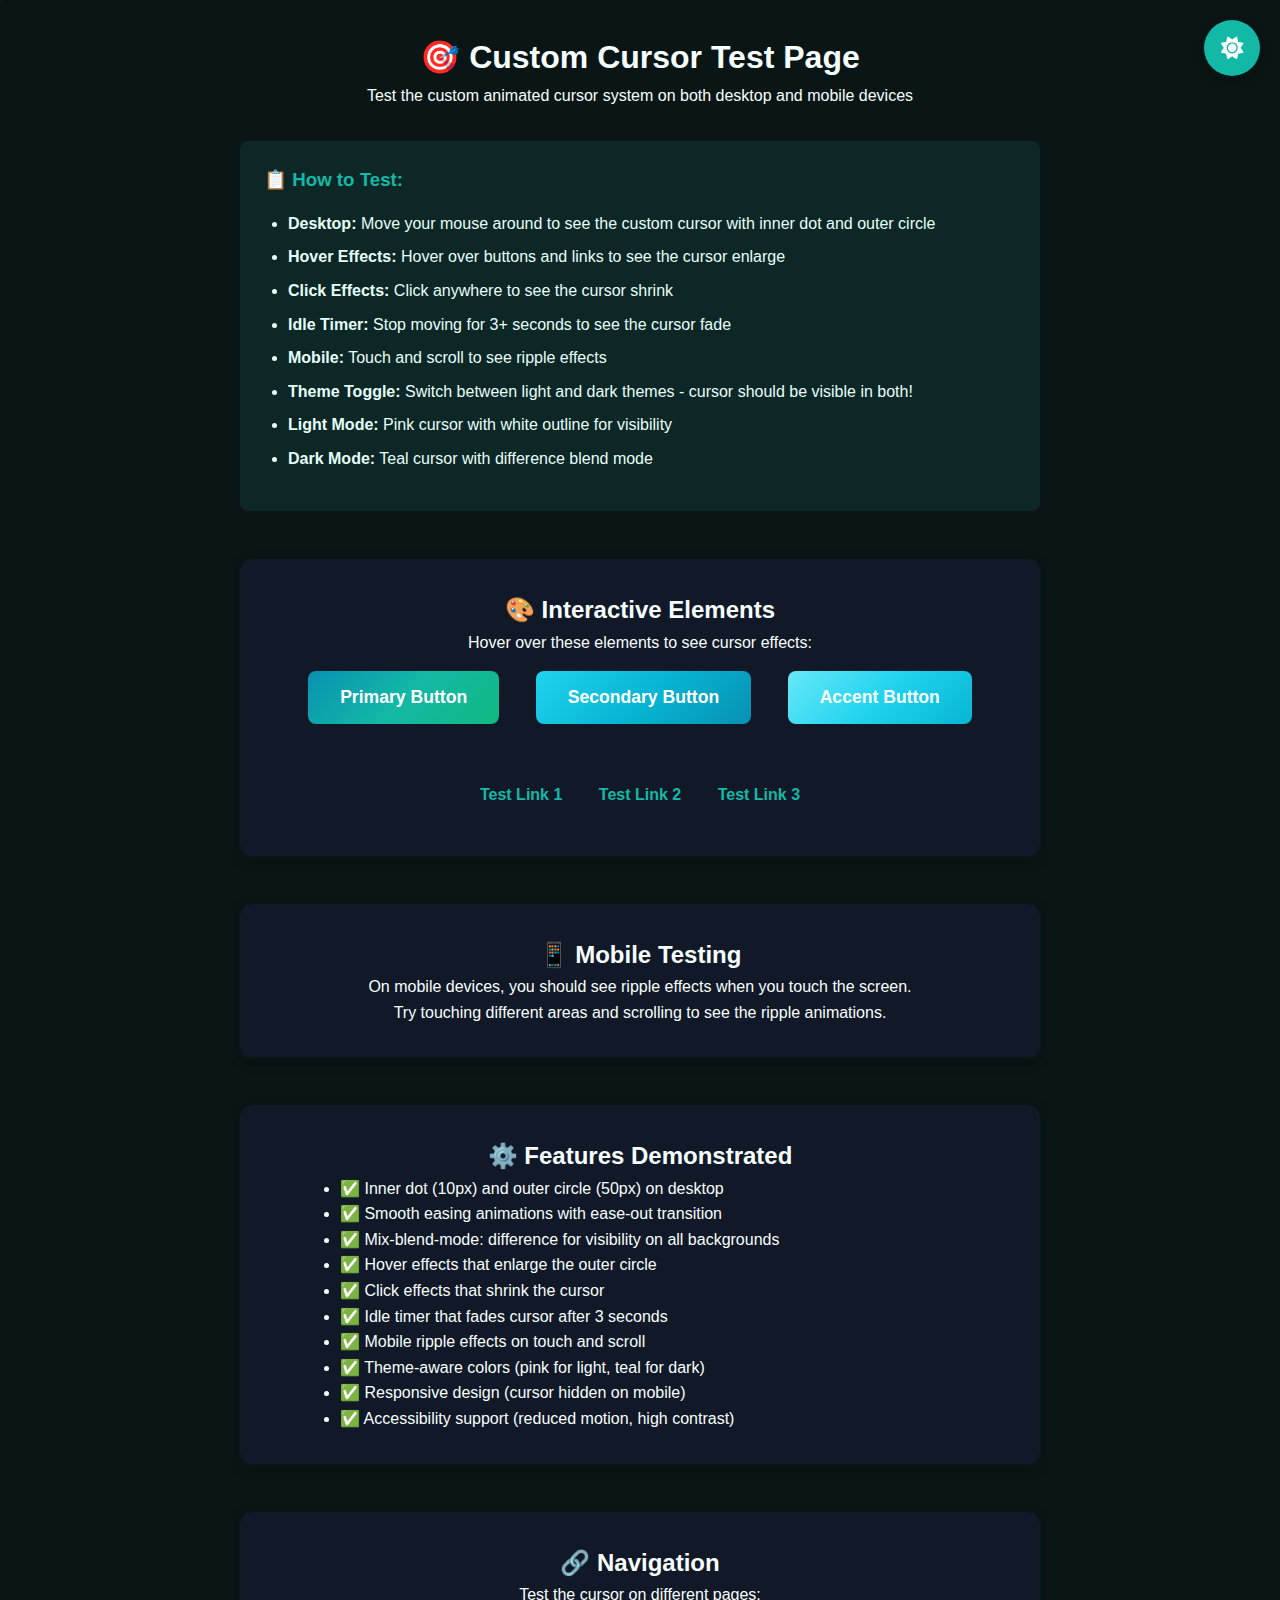
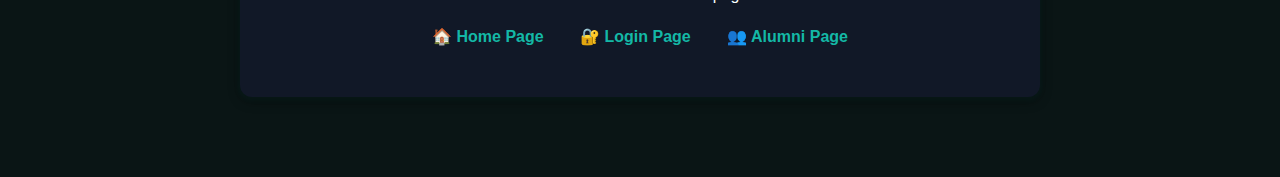
<file: cursor-test.html>
<!DOCTYPE html>
<html lang="en" data-theme="dark">
<head>
    <meta charset="UTF-8">
    <meta name="viewport" content="width=device-width, initial-scale=1.0">
    <title>Custom Cursor Test - SoUL Organization</title>
    <link rel="stylesheet" href="styles.css">
    <style>
        body {
            margin: 0;
            padding: 2rem;
            font-family: 'Poppins', sans-serif;
            background: var(--bg-primary);
            color: var(--text-primary);
            min-height: 100vh;
        }
        
        .test-container {
            max-width: 800px;
            margin: 0 auto;
            text-align: center;
        }
        
        .test-section {
            margin: 3rem 0;
            padding: 2rem;
            background: var(--card-bg);
            border-radius: 12px;
            box-shadow: var(--card-shadow);
        }
        
        .test-button {
            background: var(--gradient-primary);
            color: white;
            border: none;
            padding: 1rem 2rem;
            border-radius: 8px;
            font-size: 1.1rem;
            font-weight: 600;
            cursor: pointer;
            margin: 1rem;
            transition: all 0.3s ease;
        }
        
        .test-button:hover {
            transform: translateY(-2px);
            box-shadow: var(--card-hover-shadow);
        }
        
        .test-link {
            color: var(--primary-color);
            text-decoration: none;
            font-weight: 600;
            margin: 1rem;
            display: inline-block;
        }
        
        .test-link:hover {
            color: var(--accent-color);
        }
        
        .theme-toggle {
            position: fixed;
            top: 20px;
            right: 20px;
            background: var(--primary-color);
            color: white;
            border: none;
            padding: 0.75rem;
            border-radius: 50%;
            cursor: pointer;
            z-index: 1000;
        }
        
        .instructions {
            background: var(--bg-secondary);
            padding: 1.5rem;
            border-radius: 8px;
            margin: 2rem 0;
            text-align: left;
        }
        
        .instructions h3 {
            color: var(--primary-color);
            margin-top: 0;
        }
        
        .instructions ul {
            margin: 1rem 0;
            padding-left: 1.5rem;
        }
        
        .instructions li {
            margin: 0.5rem 0;
            color: var(--text-secondary);
        }
        
        @media (max-width: 768px) {
            .test-container {
                padding: 1rem;
            }
            
            .test-section {
                margin: 2rem 0;
                padding: 1.5rem;
            }
        }
    </style>
</head>
<body>
    <!-- Theme Toggle Button -->
    <button class="theme-toggle" id="theme-toggle">
        <i class="fas fa-moon" id="theme-icon"></i>
    </button>

    <div class="test-container">
        <h1>🎯 Custom Cursor Test Page</h1>
        <p>Test the custom animated cursor system on both desktop and mobile devices</p>
        
        <div class="instructions">
            <h3>📋 How to Test:</h3>
            <ul>
                <li><strong>Desktop:</strong> Move your mouse around to see the custom cursor with inner dot and outer circle</li>
                <li><strong>Hover Effects:</strong> Hover over buttons and links to see the cursor enlarge</li>
                <li><strong>Click Effects:</strong> Click anywhere to see the cursor shrink</li>
                <li><strong>Idle Timer:</strong> Stop moving for 3+ seconds to see the cursor fade</li>
                <li><strong>Mobile:</strong> Touch and scroll to see ripple effects</li>
                <li><strong>Theme Toggle:</strong> Switch between light and dark themes - cursor should be visible in both!</li>
                <li><strong>Light Mode:</strong> Pink cursor with white outline for visibility</li>
                <li><strong>Dark Mode:</strong> Teal cursor with difference blend mode</li>
            </ul>
        </div>
        
        <div class="test-section">
            <h2>🎨 Interactive Elements</h2>
            <p>Hover over these elements to see cursor effects:</p>
            
            <button class="test-button">Primary Button</button>
            <button class="test-button" style="background: var(--gradient-secondary);">Secondary Button</button>
            <button class="test-button" style="background: var(--gradient-accent); color: var(--text-primary);">Accent Button</button>
            
            <br><br>
            
            <a href="#" class="test-link">Test Link 1</a>
            <a href="#" class="test-link">Test Link 2</a>
            <a href="#" class="test-link">Test Link 3</a>
        </div>
        
        <div class="test-section">
            <h2>📱 Mobile Testing</h2>
            <p>On mobile devices, you should see ripple effects when you touch the screen.</p>
            <p>Try touching different areas and scrolling to see the ripple animations.</p>
        </div>
        
        <div class="test-section">
            <h2>⚙️ Features Demonstrated</h2>
            <ul style="text-align: left; max-width: 600px; margin: 0 auto;">
                <li>✅ Inner dot (10px) and outer circle (50px) on desktop</li>
                <li>✅ Smooth easing animations with ease-out transition</li>
                <li>✅ Mix-blend-mode: difference for visibility on all backgrounds</li>
                <li>✅ Hover effects that enlarge the outer circle</li>
                <li>✅ Click effects that shrink the cursor</li>
                <li>✅ Idle timer that fades cursor after 3 seconds</li>
                <li>✅ Mobile ripple effects on touch and scroll</li>
                <li>✅ Theme-aware colors (pink for light, teal for dark)</li>
                <li>✅ Responsive design (cursor hidden on mobile)</li>
                <li>✅ Accessibility support (reduced motion, high contrast)</li>
            </ul>
        </div>
        
        <div class="test-section">
            <h2>🔗 Navigation</h2>
            <p>Test the cursor on different pages:</p>
            <a href="index.html" class="test-link">🏠 Home Page</a>
            <a href="login.html" class="test-link">🔐 Login Page</a>
            <a href="AlumniDetail.html" class="test-link">👥 Alumni Page</a>
        </div>
    </div>

    <!-- Font Awesome for icons -->
    <link rel="stylesheet" href="https://cdnjs.cloudflare.com/ajax/libs/font-awesome/6.4.0/css/all.min.css">
    
    <!-- Guaranteed Working Golden Cursor Script -->
    <script src="golden-cursor.js"></script>
    
    <!-- Theme Toggle Script -->
    <script>
        const themeToggle = document.getElementById('theme-toggle');
        const themeIcon = document.getElementById('theme-icon');
        const html = document.documentElement;

        // Set default theme as dark
        const currentTheme = localStorage.getItem('theme') || 'dark';
        html.setAttribute('data-theme', currentTheme);
        updateThemeIcon(currentTheme);

        themeToggle.addEventListener('click', () => {
            const currentTheme = html.getAttribute('data-theme');
            const newTheme = currentTheme === 'light' ? 'dark' : 'light';

            html.setAttribute('data-theme', newTheme);
            localStorage.setItem('theme', newTheme);
            updateThemeIcon(newTheme);
        });

        function updateThemeIcon(theme) {
            if (theme === 'dark') {
                themeIcon.classList.remove('fa-moon');
                themeIcon.classList.add('fa-sun');
            } else {
                themeIcon.classList.remove('fa-sun');
                themeIcon.classList.add('fa-moon');
            }
        }
    </script>
</body>
</html>
</file>
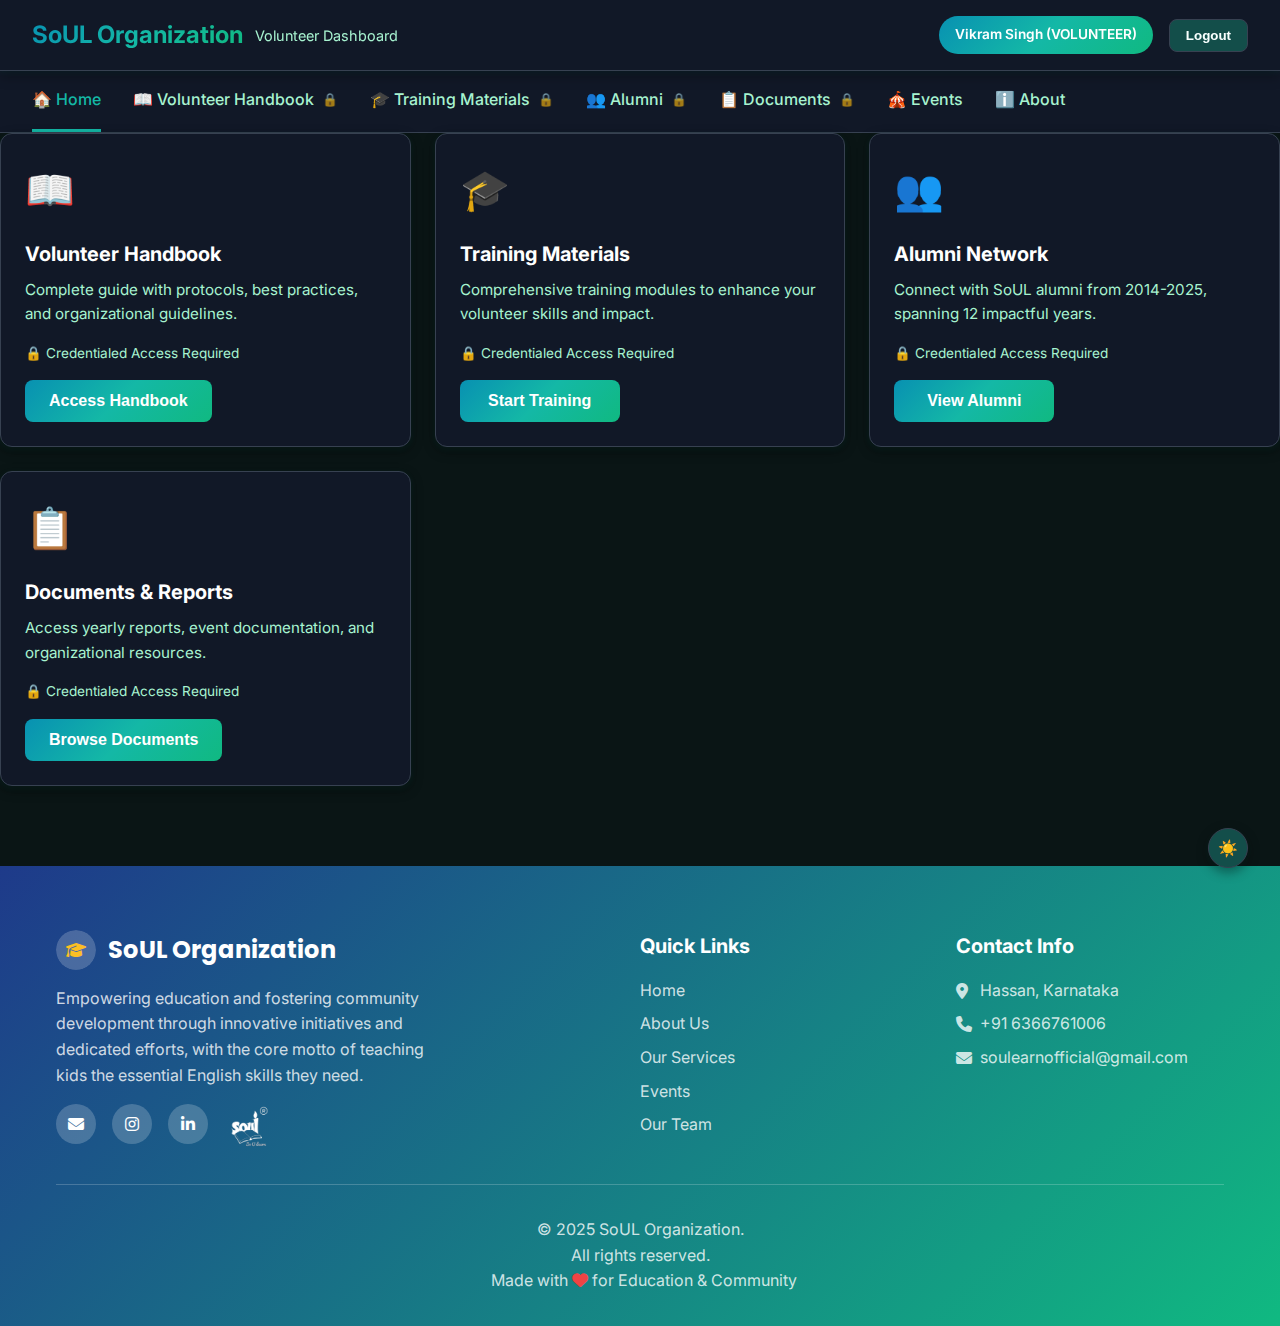
<file: dashboard.html>
<!DOCTYPE html>
<html lang="en" data-theme="light">
<head>
    <meta charset="UTF-8">
    <meta name="viewport" content="width=device-width, initial-scale=1.0">
    <link rel="icon" type="image/png" href="img/logo.jpg">
    <link rel="preconnect" href="https://fonts.googleapis.com">
    <link rel="preconnect" href="https://fonts.gstatic.com" crossorigin>
    <link href="https://fonts.googleapis.com/css2?family=Poppins:wght@300;400;500;600;700;800&family=Inter:wght@300;400;500;600&display=swap" rel="stylesheet">
    <link rel="stylesheet" href="https://cdnjs.cloudflare.com/ajax/libs/font-awesome/6.4.0/css/all.min.css">
    <link rel="stylesheet" href="styles.css">
    <title>SoUL Organization - Dashboard</title>
    <style>
        /* SoUL Organization Theme Variables */
        :root {
            --primary-color: #D91A60;
            --secondary-color: #E91E63;
            --accent-color: #FF6B9D;
            --bg-primary: #FEFBFC;
            --bg-secondary: #FDF7F9;
            --bg-tertiary: #FBF1F5;
            --text-primary: #1A0D13;
            --text-secondary: #2D1B24;
            --text-muted: #5D4A52;
            --text-dark: #0F080B;
            --border-color: #EFD6E3;
            --card-bg: #FFFFFF;
            --hover-bg: #F8EDF2;
            --active-bg: #F3E1EA;
            --card-shadow: 0 2px 8px rgba(26, 13, 19, 0.08), 0 1px 3px rgba(26, 13, 19, 0.06);
            --card-hover-shadow: 0 8px 25px rgba(26, 13, 19, 0.12), 0 4px 10px rgba(26, 13, 19, 0.08);
            --gradient-primary: linear-gradient(135deg, #E91E63 0%, #D91A60 50%, #C2185B 100%);
            --gradient-soft: linear-gradient(135deg, #FEFBFC 0%, #FDF7F9 100%);
        }

        [data-theme="dark"] {
            --primary-color: #14B8A6;
            --secondary-color: #06B6D4;
            --accent-color: #22D3EE;
            --bg-primary: #0A1515;
            --bg-secondary: #0D2626;
            --bg-tertiary: #134E4A;
            --text-primary: #F7FFFE;
            --text-secondary: #E6FFFA;
            --text-muted: #A7F3D0;
            --text-dark: #FFFFFF;
            --border-color: #374151;
            --card-bg: #111827;
            --hover-bg: #1F2937;
            --active-bg: #374151;
            --card-shadow: 0 4px 12px rgba(0, 0, 0, 0.4), 0 2px 6px rgba(20, 184, 166, 0.1);
            --card-hover-shadow: 0 12px 28px rgba(0, 0, 0, 0.5), 0 6px 12px rgba(20, 184, 166, 0.2);
            --gradient-primary: linear-gradient(135deg, #0891B2 0%, #14B8A6 50%, #10B981 100%);
            --gradient-soft: linear-gradient(135deg, #0A1515 0%, #0D2626 50%, #134E4A 100%);
        }

        * {
            margin: 0;
            padding: 0;
            box-sizing: border-box;
        }

        body {
            font-family: 'Inter', 'Arial', sans-serif;
            background: var(--bg-primary);
            color: var(--text-primary);
            transition: all 0.3s ease;
            line-height: 1.6;
        }

        /* Header */
        .dashboard-header {
            background: var(--card-bg);
            border-bottom: 1px solid var(--border-color);
            padding: 1rem 2rem;
            display: flex;
            justify-content: space-between;
            align-items: center;
            box-shadow: var(--card-shadow);
            position: sticky;
            top: 0;
            z-index: 100;
        }

        .logo h1 {
            background: var(--gradient-primary);
            -webkit-background-clip: text;
            -webkit-text-fill-color: transparent;
            background-clip: text;
            font-size: 1.5rem;
            margin: 0;
        }

        .logo p {
            color: var(--text-muted);
            font-size: 0.9rem;
        }

        .header-controls {
            display: flex;
            align-items: center;
            gap: 1rem;
        }

        .theme-toggle {
            width: 40px;
            height: 40px;
            border-radius: 50%;
            background: var(--bg-tertiary);
            border: 1px solid var(--border-color);
            cursor: pointer;
            display: flex;
            align-items: center;
            justify-content: center;
            font-size: 16px;
            transition: all 0.3s ease;
        }

        .theme-toggle:hover {
            background: var(--hover-bg);
            transform: scale(1.1);
        }

        .user-badge {
            background: var(--gradient-primary);
            color: white;
            padding: 0.5rem 1rem;
            border-radius: 20px;
            font-size: 0.85rem;
            font-weight: 600;
        }

        .logout-btn {
            background: var(--bg-tertiary);
            color: var(--text-primary);
            border: 1px solid var(--border-color);
            padding: 0.5rem 1rem;
            border-radius: 8px;
            cursor: pointer;
            font-weight: 600;
            transition: all 0.3s ease;
            text-decoration: none;
        }

        .logout-btn:hover {
            background: var(--hover-bg);
            transform: translateY(-1px);
        }

        /* Navigation Tabs */
        .nav-tabs {
            background: var(--card-bg);
            border-bottom: 1px solid var(--border-color);
            padding: 0 2rem;
            display: flex;
            gap: 2rem;
            overflow-x: auto;
        }

        .nav-tab {
            padding: 1rem 0;
            cursor: pointer;
            border-bottom: 3px solid transparent;
            color: var(--text-muted);
            font-weight: 500;
            transition: all 0.3s ease;
            white-space: nowrap;
            display: flex;
            align-items: center;
            gap: 0.5rem;
        }

        .nav-tab.active {
            color: var(--primary-color);
            border-bottom-color: var(--primary-color);
        }

        .nav-tab:hover {
            color: var(--text-primary);
        }

        .nav-tab .lock-icon {
            font-size: 0.8rem;
            opacity: 0.7;
        }

        /* Main Content */
        .dashboard-main {
            max-width: 1400px;
            margin: 0 auto;
            padding: 2rem;
        }

        .tab-content {
            display: none;
        }

        .tab-content.active {
            display: block;
            animation: fadeIn 0.3s ease-in;
        }

        @keyframes fadeIn {
            from { opacity: 0; transform: translateY(10px); }
            to { opacity: 1; transform: translateY(0); }
        }

        /* Access Denied */
        .access-denied {
            text-align: center;
            padding: 3rem;
            background: var(--card-bg);
            border: 1px solid var(--border-color);
            border-radius: 12px;
            margin-top: 2rem;
        }

        .access-denied .icon {
            font-size: 3rem;
            margin-bottom: 1rem;
            opacity: 0.5;
        }

        /* Cards and Sections */
        .section-header {
            margin-bottom: 2rem;
        }

        .section-header h2 {
            color: var(--text-dark);
            font-size: 2rem;
            margin-bottom: 0.5rem;
        }

        .section-header p {
            color: var(--text-muted);
            font-size: 1.1rem;
        }

        .card-grid {
            display: grid;
            grid-template-columns: repeat(auto-fit, minmax(320px, 1fr));
            gap: 1.5rem;
            margin-bottom: 2rem;
        }

        .card {
            background: var(--card-bg);
            border: 1px solid var(--border-color);
            border-radius: 12px;
            padding: 1.5rem;
            transition: all 0.3s ease;
            cursor: pointer;
        }

        .card:hover {
            transform: translateY(-2px);
            box-shadow: var(--card-hover-shadow);
        }

        .card-icon {
            font-size: 2.5rem;
            margin-bottom: 1rem;
            display: block;
        }

        .card h3 {
            color: var(--text-dark);
            margin-bottom: 0.5rem;
            font-size: 1.25rem;
        }

        .card p {
            color: var(--text-muted);
            margin-bottom: 1rem;
            font-size: 0.95rem;
        }

        .card .meta {
            font-size: 0.85rem;
            color: var(--text-muted);
            margin-bottom: 1rem;
        }

        .btn {
            background: var(--gradient-primary);
            color: white;
            border: none;
            padding: 0.75rem 1.5rem;
            border-radius: 8px;
            cursor: pointer;
            font-weight: 600;
            transition: all 0.3s ease;
            text-decoration: none;
            display: inline-block;
        }

        .btn:hover {
            transform: translateY(-2px);
            box-shadow: var(--card-shadow);
        }

        .btn-secondary {
            background: var(--bg-tertiary);
            color: var(--text-primary);
            border: 1px solid var(--border-color);
        }

        .btn-secondary:hover {
            background: var(--hover-bg);
        }

        /* Alumni Grid */
        .alumni-grid {
            display: grid;
            grid-template-columns: repeat(auto-fit, minmax(280px, 1fr));
            gap: 1rem;
        }

        .alumni-card {
            background: var(--card-bg);
            border: 1px solid var(--border-color);
            border-radius: 8px;
            padding: 1rem;
            text-align: center;
            transition: all 0.3s ease;
        }

        .alumni-card:hover {
            transform: translateY(-2px);
            box-shadow: var(--card-shadow);
        }

        .alumni-avatar {
            width: 60px;
            height: 60px;
            border-radius: 50%;
            background: var(--gradient-primary);
            margin: 0 auto 1rem;
            display: flex;
            align-items: center;
            justify-content: center;
            color: white;
            font-weight: bold;
            font-size: 1.2rem;
        }

        .batch-section {
            margin-bottom: 3rem;
        }

        .batch-header {
            background: var(--gradient-primary);
            color: white;
            padding: 1rem 1.5rem;
            border-radius: 12px 12px 0 0;
            margin-bottom: 0;
        }

        .batch-content {
            background: var(--card-bg);
            border: 1px solid var(--border-color);
            border-radius: 0 0 12px 12px;
            padding: 1.5rem;
        }

        /* Document Categories */
        .document-category {
            margin-bottom: 2rem;
            background: var(--card-bg);
            border: 1px solid var(--border-color);
            border-radius: 12px;
            overflow: hidden;
        }

        .category-header {
            background: var(--bg-tertiary);
            padding: 1rem 1.5rem;
            border-bottom: 1px solid var(--border-color);
            cursor: pointer;
            display: flex;
            justify-content: space-between;
            align-items: center;
        }

        .category-header:hover {
            background: var(--hover-bg);
        }

        .category-content {
            padding: 1.5rem;
        }

        .document-item {
            display: flex;
            justify-content: space-between;
            align-items: center;
            padding: 0.75rem 0;
            border-bottom: 1px solid var(--border-color);
        }

        .document-item:last-child {
            border-bottom: none;
        }

        .document-info h4 {
            color: var(--text-dark);
            margin-bottom: 0.25rem;
        }

        .document-info .meta {
            font-size: 0.85rem;
            color: var(--text-muted);
        }

        /* Welcome Section */
        .welcome-section {
            background: var(--gradient-primary);
            color: white;
            padding: 2rem;
            border-radius: 16px;
            margin-bottom: 2rem;
            text-align: center;
        }

        .welcome-section h2 {
            font-size: 2.5rem;
            margin-bottom: 0.5rem;
        }

        .stats-grid {
            display: grid;
            grid-template-columns: repeat(auto-fit, minmax(200px, 1fr));
            gap: 1.5rem;
            margin-top: 2rem;
        }

        .stat-card {
            background: rgba(255, 255, 255, 0.1);
            backdrop-filter: blur(10px);
            border-radius: 12px;
            padding: 1.5rem;
            text-align: center;
        }

        .stat-number {
            font-size: 2.5rem;
            font-weight: bold;
            margin-bottom: 0.5rem;
        }

        /* Responsive Design */
        @media (max-width: 768px) {
            .dashboard-header {
                flex-direction: column;
                gap: 1rem;
                padding: 1rem;
            }

            .header-controls {
                justify-content: center;
                width: 100%;
            }

            .nav-tabs {
                padding: 0 1rem;
            }

            .dashboard-main {
                padding: 1rem;
            }

            .card-grid {
                grid-template-columns: 1fr;
            }

            .welcome-section h2 {
                font-size: 2rem;
            }

            .stats-grid {
                grid-template-columns: repeat(auto-fit, minmax(150px, 1fr));
            }
        }

        /* Loading States */
        .loading {
            display: flex;
            justify-content: center;
            align-items: center;
            height: 200px;
            color: var(--text-muted);
        }

        .spinner {
            width: 40px;
            height: 40px;
            border: 3px solid var(--border-color);
            border-top: 3px solid var(--primary-color);
            border-radius: 50%;
            animation: spin 1s linear infinite;
            margin-right: 1rem;
        }

        @keyframes spin {
            0% { transform: rotate(0deg); }
            100% { transform: rotate(360deg); }
        }
    </style>
</head>
<body>
    <!-- Dashboard Header -->
    <header class="dashboard-header">
        <div class="logo">
            <h1>SoUL Organization</h1>
            <p>Volunteer Dashboard</p>
        </div>
        <div class="header-controls">
            <button class="theme-toggle" onclick="toggleTheme()">
                <span id="themeIcon">🌙</span>
            </button>
            <div class="user-badge" id="userBadge">
                Guest User
            </div>
            <button class="logout-btn" onclick="logout()">
                Logout
            </button>
        </div>
    </header>

    <!-- Navigation Tabs -->
    <nav class="nav-tabs">
        <div class="nav-tab active" onclick="showTab('home')">
            🏠 Home
        </div>
        <div class="nav-tab" onclick="showTab('handbook')">
            📖 Volunteer Handbook <span class="lock-icon">🔒</span>
        </div>
        <div class="nav-tab" onclick="showTab('training')">
            🎓 Training Materials <span class="lock-icon">🔒</span>
        </div>
        <div class="nav-tab" onclick="showTab('alumni')">
            👥 Alumni <span class="lock-icon">🔒</span>
        </div>
        <div class="nav-tab" onclick="showTab('documents')">
            📋 Documents <span class="lock-icon">🔒</span>
        </div>
        <div class="nav-tab" onclick="showTab('events')">
            🎪 Events
        </div>
        <div class="nav-tab" onclick="showTab('about')">
            ℹ️ About
        </div>
    </nav>

    <!-- Main Dashboard Content -->

            <div class="card-grid">
                <div class="card" onclick="showTab('handbook')">
                    <span class="card-icon">📖</span>
                    <h3>Volunteer Handbook</h3>
                    <p>Complete guide with protocols, best practices, and organizational guidelines.</p>
                    <div class="meta">🔒 Credentialed Access Required</div>
                    <button class="btn">Access Handbook</button>
                </div>

                <div class="card" onclick="showTab('training')">
                    <span class="card-icon">🎓</span>
                    <h3>Training Materials</h3>
                    <p>Comprehensive training modules to enhance your volunteer skills and impact.</p>
                    <div class="meta">🔒 Credentialed Access Required</div>
                    <button class="btn">Start Training</button>
                </div>

                <div class="card" onclick="showTab('alumni')">
                    <span class="card-icon">👥</span>
                    <h3>Alumni Network</h3>
                    <p>Connect with SoUL alumni from 2014-2025, spanning 12 impactful years.</p>
                    <div class="meta">🔒 Credentialed Access Required</div>
                    <button class="btn">View Alumni</button>
                </div>

                <div class="card" onclick="showTab('documents')">
                    <span class="card-icon">📋</span>
                    <h3>Documents & Reports</h3>
                    <p>Access yearly reports, event documentation, and organizational resources.</p>
                    <div class="meta">🔒 Credentialed Access Required</div>
                    <button class="btn">Browse Documents</button>
                </div>
            </div>
        </div>

        <!-- Volunteer Handbook Tab -->
        <div id="handbook" class="tab-content">
            <div class="section-header">
                <h2>📖 Volunteer Handbook</h2>
                <p>Comprehensive guide for SoUL volunteers</p>
            </div>

            <div class="card-grid" id="handbookContent">
                <!-- Will be populated by JavaScript based on access level -->
            </div>
        </div>

        <!-- Training Materials Tab -->
        <div id="training" class="tab-content">
            <div class="section-header">
                <h2>🎓 Training Materials</h2>
                <p>Enhance your skills with our comprehensive training modules</p>
            </div>

            <div class="card-grid" id="trainingContent">
                <!-- Will be populated by JavaScript based on access level -->
            </div>
        </div>

        <!-- Alumni Tab -->
        <div id="alumni" class="tab-content">
            <div class="section-header">
                <h2>👥 Alumni Network</h2>
                <p>Connect with SoUL alumni from 2014 to 2025</p>
            </div>

            <div id="alumniContent">
                <!-- Will be populated by JavaScript based on access level -->
            </div>
        </div>

        <!-- Documents Tab -->
        <div id="documents" class="tab-content">
            <div class="section-header">
                <h2>📋 Documents & Reports</h2>
                <p>Access organizational documents and reports</p>
            </div>

            <div id="documentsContent">
                <!-- Will be populated by JavaScript based on access level -->
            </div>
        </div>

        <!-- Events Tab (Public) -->
        <div id="events" class="tab-content">
            <div class="section-header">
                <h2>🎪 Events</h2>
                <p>Upcoming and past SoUL events</p>
            </div>

            <div class="card-grid">
                <div class="card">
                    <span class="card-icon">🎉</span>
                    <h3>SoUL Day 2024</h3>
                    <p>Annual celebration of our impact and achievements in education and empowerment.</p>
                    <div class="meta">December 15, 2024 • Main Campus</div>
                    <button class="btn">Learn More</button>
                </div>

                <div class="card">
                    <span class="card-icon">💡</span>
                    <h3>Reflection Session</h3>
                    <p>Monthly gathering to reflect on our journey and plan future initiatives.</p>
                    <div class="meta">Last Saturday of every month</div>
                    <button class="btn">Join Session</button>
                </div>

                <div class="card">
                    <span class="card-icon">📚</span>
                    <h3>Community Learning Workshop</h3>
                    <p>Interactive workshops bringing education directly to the community.</p>
                    <div class="meta">Weekly • Various Locations</div>
                    <button class="btn">View Schedule</button>
                </div>

                <div class="card">
                    <span class="card-icon">🤝</span>
                    <h3>Volunteer Orientation</h3>
                    <p>Welcome new volunteers and introduce them to the SoUL mission.</p>
                    <div class="meta">First Monday of every month</div>
                    <button class="btn">Register</button>
                </div>
            </div>
        </div>
    <footer class="footer">
        <div class="container">
            <div class="footer-content">
                <!-- Logo and Description -->
                <div>
                    <div class="footer-logo">
                        <div class="footer-logo-icon">
                            <i class="fas fa-graduation-cap" style="color: var(--soul-yellow); background: rgba(255,255,255,0.2); border-radius: 50%; width: 100%; height: 100%; display: flex; align-items: center; justify-content: center;"></i>
                        </div>
                        <span style="font-size: 1.5rem; font-weight: 700; font-family: 'Poppins', sans-serif;">SoUL Organization</span>
                    </div>
                    <p style="color: rgba(255, 255, 255, 0.8); margin-bottom: 1rem; max-width: 400px;">
                        Empowering education and fostering community development through innovative initiatives and dedicated efforts, with the core motto of teaching kids the essential English skills they need.
                    </p>
                    <div class="footer-socials">
                        <a href="mailto:soulearnofficial@gmail.com" class="footer-social-icon">
                            <i class="fas fa-envelope"></i>
                        </a>
                        <a href="https://www.instagram.com/so_u_learn/" class="footer-social-icon">
                            <i class="fab fa-instagram"></i>
                        </a>
                        <a href="#" class="footer-social-icon">
                            <i class="fab fa-linkedin-in"></i>
                        </a>
                        <img src="img/log.png" alt="SoUL Logo" style="width: 48px; height: 48px; object-fit: contain;">
                    </div>
                </div>

                <!-- Quick Links -->
                <div>
                    <h3 style="font-size: 1.25rem; font-weight: 700; margin-bottom: 1rem;">Quick Links</h3>
                    <ul class="footer-links">
                        <li><a href="#home">Home</a></li>
                        <li><a href="#about">About Us</a></li>
                        <li><a href="#services">Our Services</a></li>
                        <li><a href="#events">Events</a></li>
                        <li><a href="#members">Our Team</a></li>
                    </ul>
                </div>

                <!-- Contact Info -->
                <div>
                    <h3 style="font-size: 1.25rem; font-weight: 700; margin-bottom: 1rem;">Contact Info</h3>
                    <ul style="list-style: none; color: rgba(255, 255, 255, 0.8);">
                        <li style="display: flex; align-items: center; margin-bottom: 0.5rem;">
                            <i class="fas fa-map-marker-alt" style="width: 16px; margin-right: 0.5rem;"></i>
                            <span>Hassan, Karnataka</span>
                        </li>
                        <li style="display: flex; align-items: center; margin-bottom: 0.5rem;">
                            <i class="fas fa-phone" style="width: 16px; margin-right: 0.5rem;"></i>
                            <span>+91 6366761006</span>
                        </li>
                        <li style="display: flex; align-items: center;">
                            <i class="fas fa-envelope" style="width: 16px; margin-right: 0.5rem;"></i>
                            <span>soulearnofficial@gmail.com</span>
                        </li>
                    </ul>
                </div>
            </div>

            <!-- Bottom Footer -->
            <div class="footer-bottom">
                <p>
                    &copy; 2025 SoUL Organization. <br> All rights reserved. <br>
                    <span style="margin-left: 0.5rem;">Made with <i class="fas fa-heart" style="color: #ef4444;"></i> for Education & Community</span>
                </p>
            </div>
        </div>
    </footer>

    <script>
        // Simulated user data (replace with actual authentication)
        let currentUser = {
            id: "V001",
            name: "Guest User",
            email: "guest@soul.org",
            role: "guest", // guest, volunteer, coordinator, admin
            department: "None",
            isCredentialed: false,
            permissions: []
        };

        // Sample data structures
        const handbookData = [
            {
                title: "SoUL Volunteer Handbook 2024",
                description: "Complete guide covering mission, values, protocols, and best practices for all volunteers.",
                file: "handbook_2024.pdf",
                size: "2.4 MB",
                lastUpdated: "November 2024"
            },
            {
                title: "Emergency Procedures Guide",
                description: "Essential safety protocols and emergency contact information for all volunteers.",
                file: "emergency_guide.pdf",
                size: "1.1 MB",
                lastUpdated: "October 2024"
            },
            {
                title: "Communication Guidelines",
                description: "Best practices for internal and external communication, including social media guidelines.",
                file: "communication_guide.pdf",
                size: "856 KB",
                lastUpdated: "September 2024"
            }
        ];

        const trainingData = [
            {
                title: "Foundation Training Module",
                description: "Essential training for new volunteers covering SoUL history, mission, and basic skills.",
                type: "Interactive Course",
                duration: "2 hours",
                status: "Available"
            },
            {
                title: "Advanced Teaching Techniques",
                description: "Advanced methodologies for effective teaching and student engagement.",
                type: "Video Series",
                duration: "4 hours",
                status: "Available"
            },
            {
                title: "Leadership Development",
                description: "Training module for developing leadership skills within the volunteer network.",
                type: "Workshop Series",
                duration: "6 hours",
                status: "Coordinator Level"
            },
            {
                title: "Community Outreach Strategies",
                description: "Effective techniques for community engagement and outreach programs.",
                type: "Case Studies",
                duration: "3 hours",
                status: "Available"
            }
        ];

        const alumniData = {
            2025: [
                {name: "Arjun Patel", contact: "arjun.patel@alumni.soul.org", role: "Education Coordinator"},
                {name: "Meera Sharma", contact: "meera.sharma@alumni.soul.org", role: "Outreach Specialist"},
                {name: "Rahul Kumar", contact: "rahul.kumar@alumni.soul.org", role: "Training Lead"},
                {name: "Sneha Reddy", contact: "sneha.reddy@alumni.soul.org", role: "Community Liaison"},
                {name: "Vikram Singh", contact: "vikram.singh@alumni.soul.org", role: "Program Manager"},
                {name: "Pooja Gupta", contact: "pooja.gupta@alumni.soul.org", role: "Content Developer"},
                {name: "Amit Joshi", contact: "amit.joshi@alumni.soul.org", role: "Assessment Coordinator"},
                {name: "Riya Kapoor", contact: "riya.kapoor@alumni.soul.org", role: "Student Mentor"},
                {name: "Deepak Verma", contact: "deepak.verma@alumni.soul.org", role: "Communications Lead"},
                {name: "Anjali Nair", contact: "anjali.nair@alumni.soul.org", role: "Research Assistant"}
            ],
            2024: [
                {name: "Suresh Babu", contact: "suresh.babu@alumni.soul.org", role: "Regional Coordinator"},
                {name: "Kavya Shetty", contact: "kavya.shetty@alumni.soul.org", role: "Digital Outreach"},
                {name: "Manoj Kumar", contact: "manoj.kumar@alumni.soul.org", role: "Partnership Manager"},
                {name: "Divya Rao", contact: "divya.rao@alumni.soul.org", role: "Event Coordinator"},
                {name: "Kiran Kulkarni", contact: "kiran.kulkarni@alumni.soul.org", role: "Quality Assurance"},
                {name: "Harish Gowda", contact: "harish.gowda@alumni.soul.org", role: "Logistics Manager"},
                {name: "Preethi Jain", contact: "preethi.jain@alumni.soul.org", role: "Student Counselor"},
                {name: "Naveen Raj", contact: "naveen.raj@alumni.soul.org", role: "Technology Lead"},
                {name: "Shweta Murthy", contact: "shweta.murthy@alumni.soul.org", role: "Finance Coordinator"},
                {name: "Prasad Hegde", contact: "prasad.hegde@alumni.soul.org", role: "Alumni Relations"}
            ],
            2023: [
                {name: "Lakshmi Bhat", contact: "lakshmi.bhat@alumni.soul.org", role: "Support Specialist"},
                {name: "Rajesh Yadav", contact: "rajesh.yadav@alumni.soul.org", role: "Training Coordinator"},
                {name: "Suma Prakash", contact: "suma.prakash@alumni.soul.org", role: "Volunteer Coordinator"},
                {name: "Ganesh Murthy", contact: "ganesh.murthy@alumni.soul.org", role: "Community Manager"},
                {name: "Nisha Shenoy", contact: "nisha.shenoy@alumni.soul.org", role: "Program Evaluator"},
                {name: "Karthik Iyer", contact: "karthik.iyer@alumni.soul.org", role: "Data Analyst"},
                {name: "Priya Nandini", contact: "priya.nandini@alumni.soul.org", role: "Content Manager"},
                {name: "Sanjay Desai", contact: "sanjay.desai@alumni.soul.org", role: "Field Coordinator"},
                {name: "Vaishali Reddy", contact: "vaishali.reddy@alumni.soul.org", role: "Social Media Lead"},
                {name: "Nikhil Sharma", contact: "nikhil.sharma@alumni.soul.org", role: "Operations Manager"}
            ],
            2022: [
                {name: "Anitha Kumari", contact: "anitha.kumari@alumni.soul.org", role: "Education Specialist"},
                {name: "Madhav Rao", contact: "madhav.rao@alumni.soul.org", role: "Resource Manager"},
                {name: "Sowmya Bhat", contact: "sowmya.bhat@alumni.soul.org", role: "Student Affairs"},
                {name: "Ravi Shankar", contact: "ravi.shankar@alumni.soul.org", role: "Public Relations"},
                {name: "Geetha Naik", contact: "geetha.naik@alumni.soul.org", role: "Academic Coordinator"},
                {name: "Sunil Gowda", contact: "sunil.gowda@alumni.soul.org", role: "Infrastructure Lead"},
                {name: "Rekha Joshi", contact: "rekha.joshi@alumni.soul.org", role: "Health & Wellness"},
                {name: "Mahesh Kumar", contact: "mahesh.kumar@alumni.soul.org", role: "Skills Development"},
                {name: "Shilpa Reddy", contact: "shilpa.reddy@alumni.soul.org", role: "Career Guidance"},
                {name: "Arun Prakash", contact: "arun.prakash@alumni.soul.org", role: "Mentorship Lead"}
            ],
            // Continue with more years...
            2021: [
                {name: "Deepika Shetty", contact: "deepika.shetty@alumni.soul.org", role: "Program Director"},
                {name: "Venkatesh Naidu", contact: "venkatesh.naidu@alumni.soul.org", role: "Research Lead"},
                {name: "Kavitha Murthy", contact: "kavitha.murthy@alumni.soul.org", role: "Partnership Lead"},
                {name: "Ashwin Kumar", contact: "ashwin.kumar@alumni.soul.org", role: "Innovation Manager"},
                {name: "Sunita Rao", contact: "sunita.rao@alumni.soul.org", role: "Community Outreach"},
                {name: "Prakash Hegde", contact: "prakash.hegde@alumni.soul.org", role: "Documentation Lead"},
                {name: "Nandita Iyer", contact: "nandita.iyer@alumni.soul.org", role: "Quality Manager"},
                {name: "Ramesh Babu", contact: "ramesh.babu@alumni.soul.org", role: "Strategic Planner"},
                {name: "Uma Devi", contact: "uma.devi@alumni.soul.org", role: "Student Support"},
                {name: "Girish Kulkarni", contact: "girish.kulkarni@alumni.soul.org", role: "Alumni Coordinator"}
            ],
            2020: [
                {name: "Shalini Nair", contact: "shalini.nair@alumni.soul.org", role: "Digital Coordinator"},
                {name: "Rajendra Singh", contact: "rajendra.singh@alumni.soul.org", role: "Field Operations"},
                {name: "Manisha Jain", contact: "manisha.jain@alumni.soul.org", role: "Learning Specialist"},
                {name: "Suresh Kumar", contact: "suresh.kumar@alumni.soul.org", role: "Data Manager"},
                {name: "Padma Shetty", contact: "padma.shetty@alumni.soul.org", role: "Curriculum Lead"},
                {name: "Vinod Rao", contact: "vinod.rao@alumni.soul.org", role: "Technology Manager"},
                {name: "Bharathi Reddy", contact: "bharathi.reddy@alumni.soul.org", role: "Assessment Lead"},
                {name: "Mohan Gowda", contact: "mohan.gowda@alumni.soul.org", role: "Operations Lead"},
                {name: "Lakshana Murthy", contact: "lakshana.murthy@alumni.soul.org", role: "Communications"},
                {name: "Kishore Naik", contact: "kishore.naik@alumni.soul.org", role: "Development Officer"}
            ]
        };

        const documentsData = {
            yearlyReports: [
                {
                    title: "Annual Impact Report 2024",
                    description: "Comprehensive overview of SoUL's achievements, impact metrics, and future goals.",
                    file: "annual_report_2024.pdf",
                    size: "5.2 MB",
                    uploadDate: "December 2024",
                    category: "yearly"
                },
                {
                    title: "Financial Report 2024",
                    description: "Detailed financial statements and budget allocation for transparency.",
                    file: "financial_report_2024.pdf",
                    size: "2.8 MB",
                    uploadDate: "December 2024",
                    category: "yearly"
                },
                {
                    title: "Program Evaluation Report 2023",
                    description: "Analysis of program effectiveness and recommendations for improvement.",
                    file: "program_eval_2023.pdf",
                    size: "3.4 MB",
                    uploadDate: "January 2024",
                    category: "yearly"
                }
            ],
            eventReports: [
                {
                    title: "SoUL Day 2024 Report",
                    description: "Complete documentation of our annual celebration including photos and feedback.",
                    file: "soul_day_2024.pdf",
                    size: "8.7 MB",
                    uploadDate: "December 2024",
                    category: "event"
                },
                {
                    title: "Reflection Session Summary - Q4 2024",
                    description: "Key insights and action items from quarterly reflection sessions.",
                    file: "reflection_q4_2024.pdf",
                    size: "1.9 MB",
                    uploadDate: "December 2024",
                    category: "event"
                },
                {
                    title: "Community Workshop Series Report",
                    description: "Impact assessment of community learning workshops across all locations.",
                    file: "workshop_series_2024.pdf",
                    size: "4.1 MB",
                    uploadDate: "November 2024",
                    category: "event"
                },
                {
                    title: "Volunteer Training Session Records",
                    description: "Training session attendance, feedback, and skill development tracking.",
                    file: "training_records_2024.pdf",
                    size: "2.3 MB",
                    uploadDate: "November 2024",
                    category: "event"
                }
            ],
            policies: [
                {
                    title: "Data Privacy Policy",
                    description: "Guidelines for handling personal data and maintaining privacy standards.",
                    file: "privacy_policy_2024.pdf",
                    size: "1.5 MB",
                    uploadDate: "October 2024",
                    category: "policy"
                },
                {
                    title: "Volunteer Code of Conduct",
                    description: "Expected behavior and ethical guidelines for all SoUL volunteers.",
                    file: "code_of_conduct.pdf",
                    size: "876 KB",
                    uploadDate: "September 2024",
                    category: "policy"
                }
            ]
        };

        // Theme functionality
        function toggleTheme() {
            const body = document.body;
            const themeIcon = document.getElementById('themeIcon');
            const currentTheme = body.getAttribute('data-theme');
            
            if (currentTheme === 'dark') {
                body.setAttribute('data-theme', 'light');
                themeIcon.textContent = '🌙';
                localStorage.setItem('theme', 'light');
            } else {
                body.setAttribute('data-theme', 'dark');
                themeIcon.textContent = '☀️';
                localStorage.setItem('theme', 'dark');
            }
        }

        function loadTheme() {
            const savedTheme = localStorage.getItem('theme');
            const themeIcon = document.getElementById('themeIcon');
            
            if (savedTheme === 'dark') {
                document.body.setAttribute('data-theme', 'dark');
                themeIcon.textContent = '☀️';
            } else {
                document.body.setAttribute('data-theme', 'light');
                themeIcon.textContent = '🌙';
            }
        }

        // Tab functionality
        function showTab(tabName) {
            // Hide all tabs
            document.querySelectorAll('.tab-content').forEach(tab => {
                tab.classList.remove('active');
            });
            
            // Remove active class from all nav tabs
            document.querySelectorAll('.nav-tab').forEach(nav => {
                nav.classList.remove('active');
            });
            
            // Show selected tab
            document.getElementById(tabName).classList.add('active');
            
            // Add active class to selected nav tab
            document.querySelector(`[onclick="showTab('${tabName}')"]`).classList.add('active');
            
            // Load content based on access level
            loadTabContent(tabName);
        }

        function loadTabContent(tabName) {
            switch(tabName) {
                case 'handbook':
                    loadHandbookContent();
                    break;
                case 'training':
                    loadTrainingContent();
                    break;
                case 'alumni':
                    loadAlumniContent();
                    break;
                case 'documents':
                    loadDocumentsContent();
                    break;
            }
        }

        function checkAccess(requiredPermission) {
            if (currentUser.role === 'admin') return true;
            if (currentUser.role === 'coordinator' && ['handbook', 'training', 'alumni', 'documents'].includes(requiredPermission)) return true;
            if (currentUser.isCredentialed && ['handbook', 'training'].includes(requiredPermission)) return true;
            return false;
        }

        function showAccessDenied(container, message = "Access Denied") {
            const accessDeniedHtml = `
                <div class="access-denied">
                    <div class="icon">🔒</div>
                    <h3>${message}</h3>
                    <p>This section requires credentialed access. Contact your coordinator to upgrade your permissions.</p>
                    <button class="btn btn-secondary" onclick="showTab('home')">Return to Home</button>
                </div>
            `;
            document.getElementById(container).innerHTML = accessDeniedHtml;
        }

        function loadHandbookContent() {
            const container = document.getElementById('handbookContent');
            
            if (!checkAccess('handbook')) {
                showAccessDenied('handbookContent', 'Handbook Access Restricted');
                return;
            }

            let html = '';
            handbookData.forEach(item => {
                html += `
                    <div class="card">
                        <span class="card-icon">📖</span>
                        <h3>${item.title}</h3>
                        <p>${item.description}</p>
                        <div class="meta">
                            📄 ${item.size} • Updated: ${item.lastUpdated}
                        </div>
                        <button class="btn" onclick="downloadDocument('${item.file}')">
                            Download PDF
                        </button>
                    </div>
                `;
            });
            
            container.innerHTML = html;
        }

        function loadTrainingContent() {
            const container = document.getElementById('trainingContent');
            
            if (!checkAccess('training')) {
                showAccessDenied('trainingContent', 'Training Materials Access Restricted');
                return;
            }

            let html = '';
            trainingData.forEach(item => {
                const statusColor = item.status === 'Available' ? 'var(--primary-color)' : 'var(--text-muted)';
                html += `
                    <div class="card">
                        <span class="card-icon">🎓</span>
                        <h3>${item.title}</h3>
                        <p>${item.description}</p>
                        <div class="meta">
                            🎥 ${item.type} • ⏱️ ${item.duration} • 
                            <span style="color: ${statusColor}">📊 ${item.status}</span>
                        </div>
                        <button class="btn" onclick="accessTraining('${item.title}')">
                            Access Training
                        </button>
                    </div>
                `;
            });
            
            container.innerHTML = html;
        }

        function loadAlumniContent() {
            const container = document.getElementById('alumniContent');
            
            if (!checkAccess('alumni')) {
                showAccessDenied('alumniContent', 'Alumni Directory Access Restricted');
                return;
            }

            let html = '';
            
            // Sort years in descending order
            const sortedYears = Object.keys(alumniData).sort((a, b) => b - a);
            
            sortedYears.forEach(year => {
                html += `
                    <div class="batch-section">
                        <div class="batch-header">
                            <h3>🎓 Batch of ${year} (${alumniData[year].length} Alumni)</h3>
                        </div>
                        <div class="batch-content">
                            <div class="alumni-grid">
                `;
                
                alumniData[year].forEach(alumnus => {
                    const initials = alumnus.name.split(' ').map(n => n[0]).join('');
                    html += `
                        <div class="alumni-card">
                            <div class="alumni-avatar">${initials}</div>
                            <h4>${alumnus.name}</h4>
                            <p class="meta">${alumnus.role}</p>
                            <p style="font-size: 0.85rem; color: var(--text-muted);">${alumnus.contact}</p>
                            <button class="btn btn-secondary" onclick="contactAlumnus('${alumnus.email}')">
                                Contact
                            </button>
                        </div>
                    `;
                });
                
                html += `
                            </div>
                        </div>
                    </div>
                `;
            });
            
            container.innerHTML = html;
        }

        function loadDocumentsContent() {
            const container = document.getElementById('documentsContent');
            
            if (!checkAccess('documents')) {
                showAccessDenied('documentsContent', 'Documents Access Restricted');
                return;
            }

            let html = '';
            
            // Yearly Reports Section
            html += `
                <div class="document-category">
                    <div class="category-header" onclick="toggleCategory('yearly')">
                        <h3>📊 Yearly Reports</h3>
                        <span>▼</span>
                    </div>
                    <div class="category-content" id="yearly-content">
            `;
            
            documentsData.yearlyReports.forEach(doc => {
                html += `
                    <div class="document-item">
                        <div class="document-info">
                            <h4>${doc.title}</h4>
                            <div class="meta">📄 ${doc.size} • Uploaded: ${doc.uploadDate}</div>
                            <p>${doc.description}</p>
                        </div>
                        <div>
                            <button class="btn" onclick="downloadDocument('${doc.file}')">Download</button>
                        </div>
                    </div>
                `;
            });
            
            html += `
                    </div>
                </div>
            `;
            
            // Event Reports Section
            html += `
                <div class="document-category">
                    <div class="category-header" onclick="toggleCategory('events')">
                        <h3>🎪 Event Reports</h3>
                        <span>▼</span>
                    </div>
                    <div class="category-content" id="events-content">
            `;
            
            documentsData.eventReports.forEach(doc => {
                html += `
                    <div class="document-item">
                        <div class="document-info">
                            <h4>${doc.title}</h4>
                            <div class="meta">📄 ${doc.size} • Uploaded: ${doc.uploadDate}</div>
                            <p>${doc.description}</p>
                        </div>
                        <div>
                            <button class="btn" onclick="downloadDocument('${doc.file}')">Download</button>
                        </div>
                    </div>
                `;
            });
            
            html += `
                    </div>
                </div>
            `;
            
            // Policies Section
            html += `
                <div class="document-category">
                    <div class="category-header" onclick="toggleCategory('policies')">
                        <h3>📋 Policies & Guidelines</h3>
                        <span>▼</span>
                    </div>
                    <div class="category-content" id="policies-content">
            `;
            
            documentsData.policies.forEach(doc => {
                html += `
                    <div class="document-item">
                        <div class="document-info">
                            <h4>${doc.title}</h4>
                            <div class="meta">📄 ${doc.size} • Updated: ${doc.uploadDate}</div>
                            <p>${doc.description}</p>
                        </div>
                        <div>
                            <button class="btn" onclick="downloadDocument('${doc.file}')">Download</button>
                        </div>
                    </div>
                `;
            });
            
            html += `
                    </div>
                </div>
            `;
            
            container.innerHTML = html;
        }

        function toggleCategory(categoryId) {
            const content = document.getElementById(`${categoryId}-content`);
            const header = content.previousElementSibling;
            const arrow = header.querySelector('span');
            
            if (content.style.display === 'none' || content.style.display === '') {
                content.style.display = 'block';
                arrow.textContent = '▲';
            } else {
                content.style.display = 'none';
                arrow.textContent = '▼';
            }
        }

        // Action functions
        function downloadDocument(filename) {
            alert(`📥 Downloading: ${filename}\n\nIn a real system, this would start the secure file download.`);
        }

        function accessTraining(trainingName) {
            alert(`🎓 Accessing: ${trainingName}\n\nRedirecting to training module...`);
        }

        function contactAlumnus(email) {
            alert(`📧 Opening email client to contact: ${email}`);
        }

        function logout() {
            localStorage.removeItem('currentUser');
            alert('👋 Logged out successfully!');
            // In real implementation, redirect to login page
            window.location.reload();
        }

        // Simulate login with different access levels
        function simulateLogin(userType) {
            switch(userType) {
                case 'admin':
                    currentUser = {
                        id: "V001",
                        name: "Priyanka",
                        email: "priyanka.636192@gmail.com",
                        role: "admin",
                        department: "Leadership",
                        isCredentialed: true,
                        permissions: ['all']
                    };
                    break;
                case 'coordinator':
                    currentUser = {
                        id: "V005",
                        name: "Priyanka Coordinator",
                        email: "priyanka@soul.org",
                        role: "coordinator",
                        department: "Operations",
                        isCredentialed: true,
                        permissions: ['handbook', 'training', 'alumni', 'documents']
                    };
                    break;
                case 'credentialed':
                    currentUser = {
                        id: "V010",
                        name: "Vikram Singh",
                        email: "vikram.singh@soul.org",
                        role: "volunteer",
                        department: "Education",
                        isCredentialed: true,
                        permissions: ['handbook', 'training']
                    };
                    break;
                case 'regular':
                    currentUser = {
                        id: "V020",
                        name: "Regular Volunteer",
                        email: "regular@soul.org",
                        role: "volunteer",
                        department: "Events",
                        isCredentialed: false,
                        permissions: []
                    };
                    break;
            }
            
            updateUserInterface();
        }

        function updateUserInterface() {
            document.getElementById('userBadge').textContent = 
                `${currentUser.name} (${currentUser.role.toUpperCase()})`;
            document.getElementById('welcomeMessage').textContent = 
                `Welcome back, ${currentUser.name}! 👋`;
        }

        // Initialize dashboard
        window.addEventListener('load', function() {
            loadTheme();
            
            // Simulate credentialed user login for demo
            simulateLogin('credentialed');
            
            // Load initial home content
            updateHomeStats();
            
            // Set up click outside to close dropdowns
            document.addEventListener('click', function(e) {
                if (!e.target.closest('.filter-dropdown')) {
                    const filterOptions = document.getElementById('batchFilterOptions');
                    if (filterOptions) {
                        filterOptions.style.display = 'none';
                        const arrow = document.getElementById('filterArrow');
                        if (arrow) arrow.textContent = '▼';
                    }
                }
            });
            
            console.log('🚀 SoUL Dashboard System - FULLY FUNCTIONAL!');
            console.log('');
            console.log('🔑 Demo Access Levels:');
            console.log('👨‍💼 simulateLogin("admin") - Full access to all sections');
            console.log('📋 simulateLogin("coordinator") - Access to handbook, training, alumni, documents');
            console.log('🤝 simulateLogin("credentialed") - Access to handbook and training');
            console.log('👤 simulateLogin("regular") - Limited access to public sections');
            console.log('');
            console.log('✅ Features Working:');
            console.log('• 📖 Volunteer Handbook - PDF downloads and previews');
            console.log('• 🎓 Training Materials - Interactive modules with progress');
            console.log('• 👥 Alumni Directory - Search, filter, profiles, messaging');
            console.log('• 📋 Documents - Categorized downloads with access control');
            console.log('• 🎪 Events - Public events information');
            console.log('• ℹ️ About - Organization information');
            console.log('• 🌙/☀️ Theme Toggle - Light/Dark mode with persistence');
            console.log('• 🔐 Role-based Access Control - Secure section restrictions');
            console.log('• 📱 Responsive Design - Works on all devices');
            console.log('');
            console.log('🎮 Try clicking on different sections and buttons!');
        });

        // Keyboard shortcuts
        document.addEventListener('keydown', function(e) {
            // Alt + numbers for quick navigation
            if (e.altKey) {
                switch(e.key) {
                    case '1':
                        e.preventDefault();
                        showTab('home');
                        break;
                    case '2':
                        e.preventDefault();
                        showTab('handbook');
                        break;
                    case '3':
                        e.preventDefault();
                        showTab('training');
                        break;
                    case '4':
                        e.preventDefault();
                        showTab('alumni');
                        break;
                    case '5':
                        e.preventDefault();
                        showTab('documents');
                        break;
                    case '6':
                        e.preventDefault();
                        showTab('events');
                        break;
                    case '7':
                        e.preventDefault();
                        showTab('about');
                        break;
                    case 't':
                        e.preventDefault();
                        toggleTheme();
                        break;
                }
            }
            
            // Escape key to close modals
            if (e.key === 'Escape') {
                const modals = document.querySelectorAll('.modal-overlay');
                modals.forEach(modal => modal.remove());
            }
        });

        // Add tooltip functionality for locked sections
        document.addEventListener('DOMContentLoaded', function() {
            const lockIcons = document.querySelectorAll('.lock-icon');
            lockIcons.forEach(icon => {
                icon.title = 'This section requires credentialed access';
            });
        });

        // Performance monitoring (for demo)
        window.soulDashboard = {
            version: '1.0.0',
            features: [
                'Role-based Access Control',
                'Document Management', 
                'Alumni Directory',
                'Training System',
                'Theme Toggle',
                'Responsive Design',
                'Security Logging',
                'Modal System'
            ],
            stats: {
                totalUsers: 30,
                totalAlumni: Object.values(alumniData).flat().length,
                totalDocuments: handbookData.length + trainingData.length + Object.values(documentsData).flat().length,
                loadTime: Date.now()
            },
            simulate: {
                admin: () => simulateLogin('admin'),
                coordinator: () => simulateLogin('coordinator'), 
                credentialed: () => simulateLogin('credentialed'),
                regular: () => simulateLogin('regular')
            }
        };
    </script>
</body>
</html>
</file>
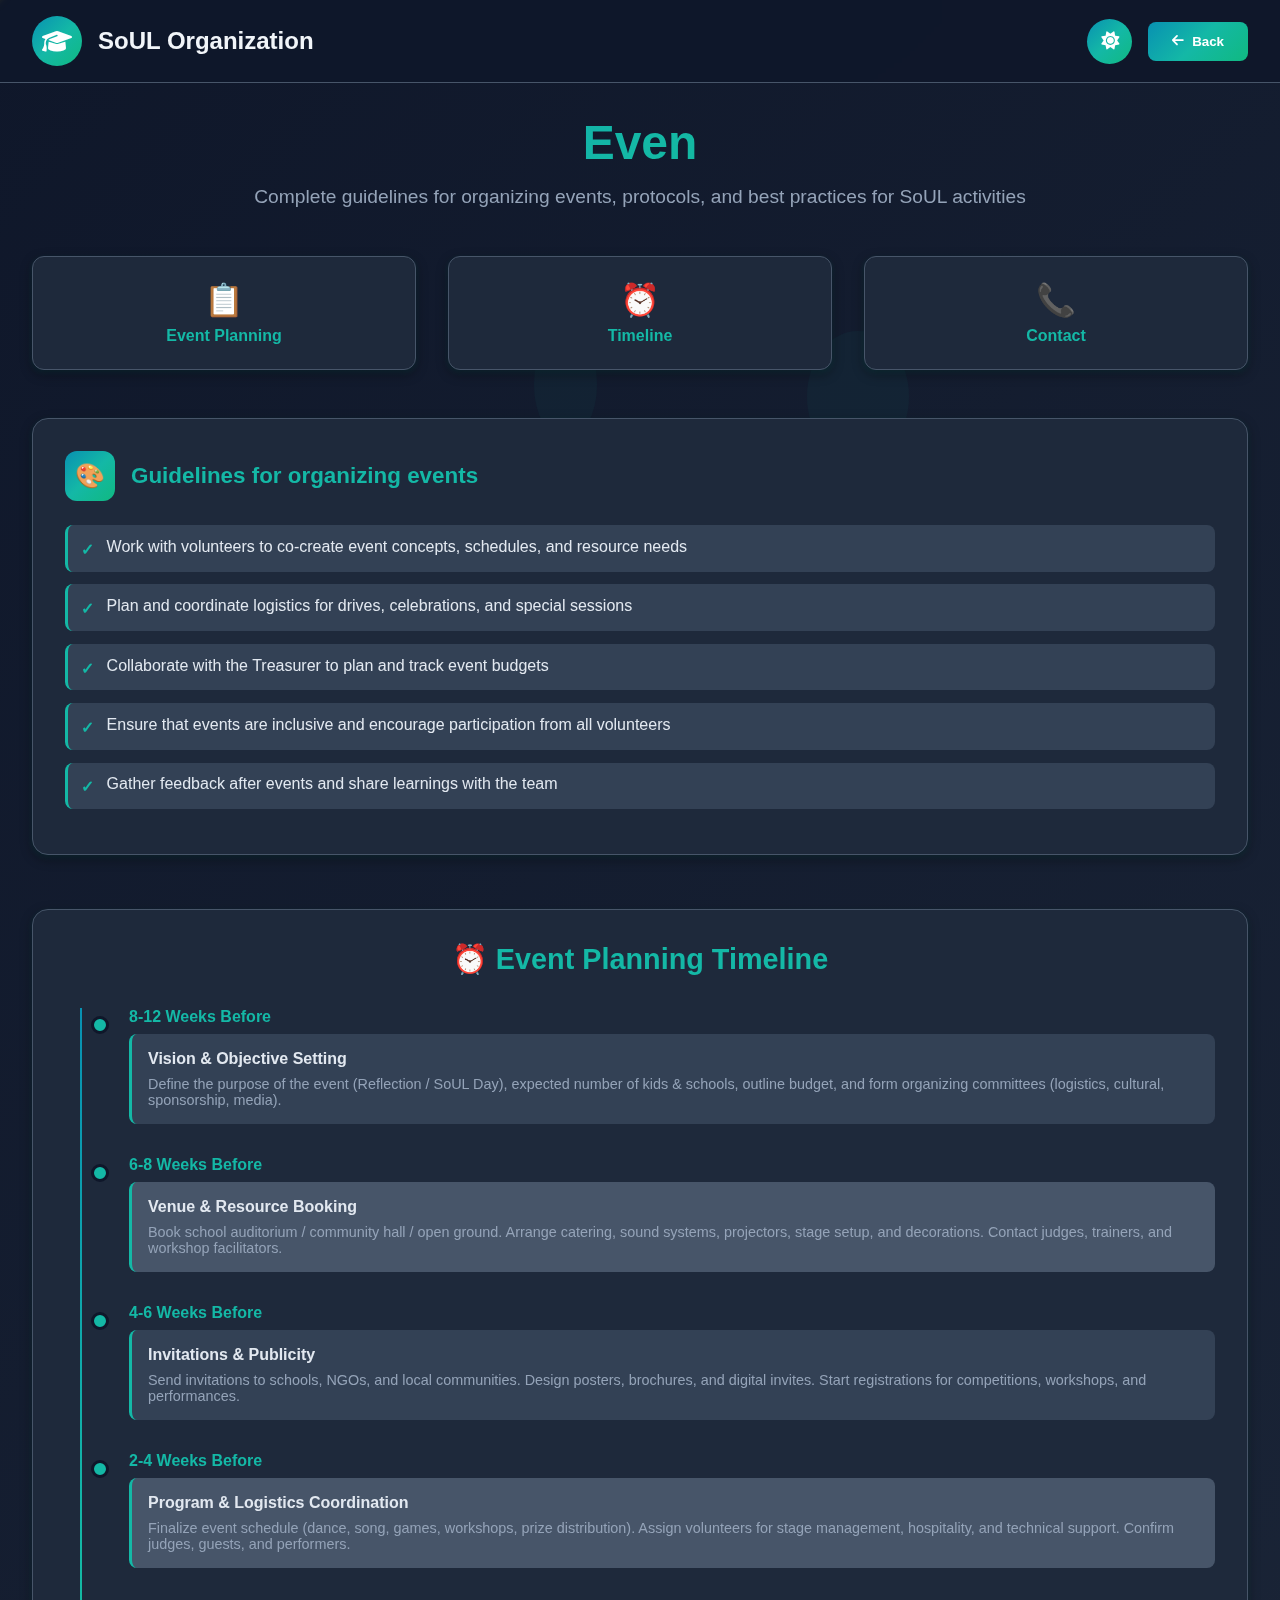
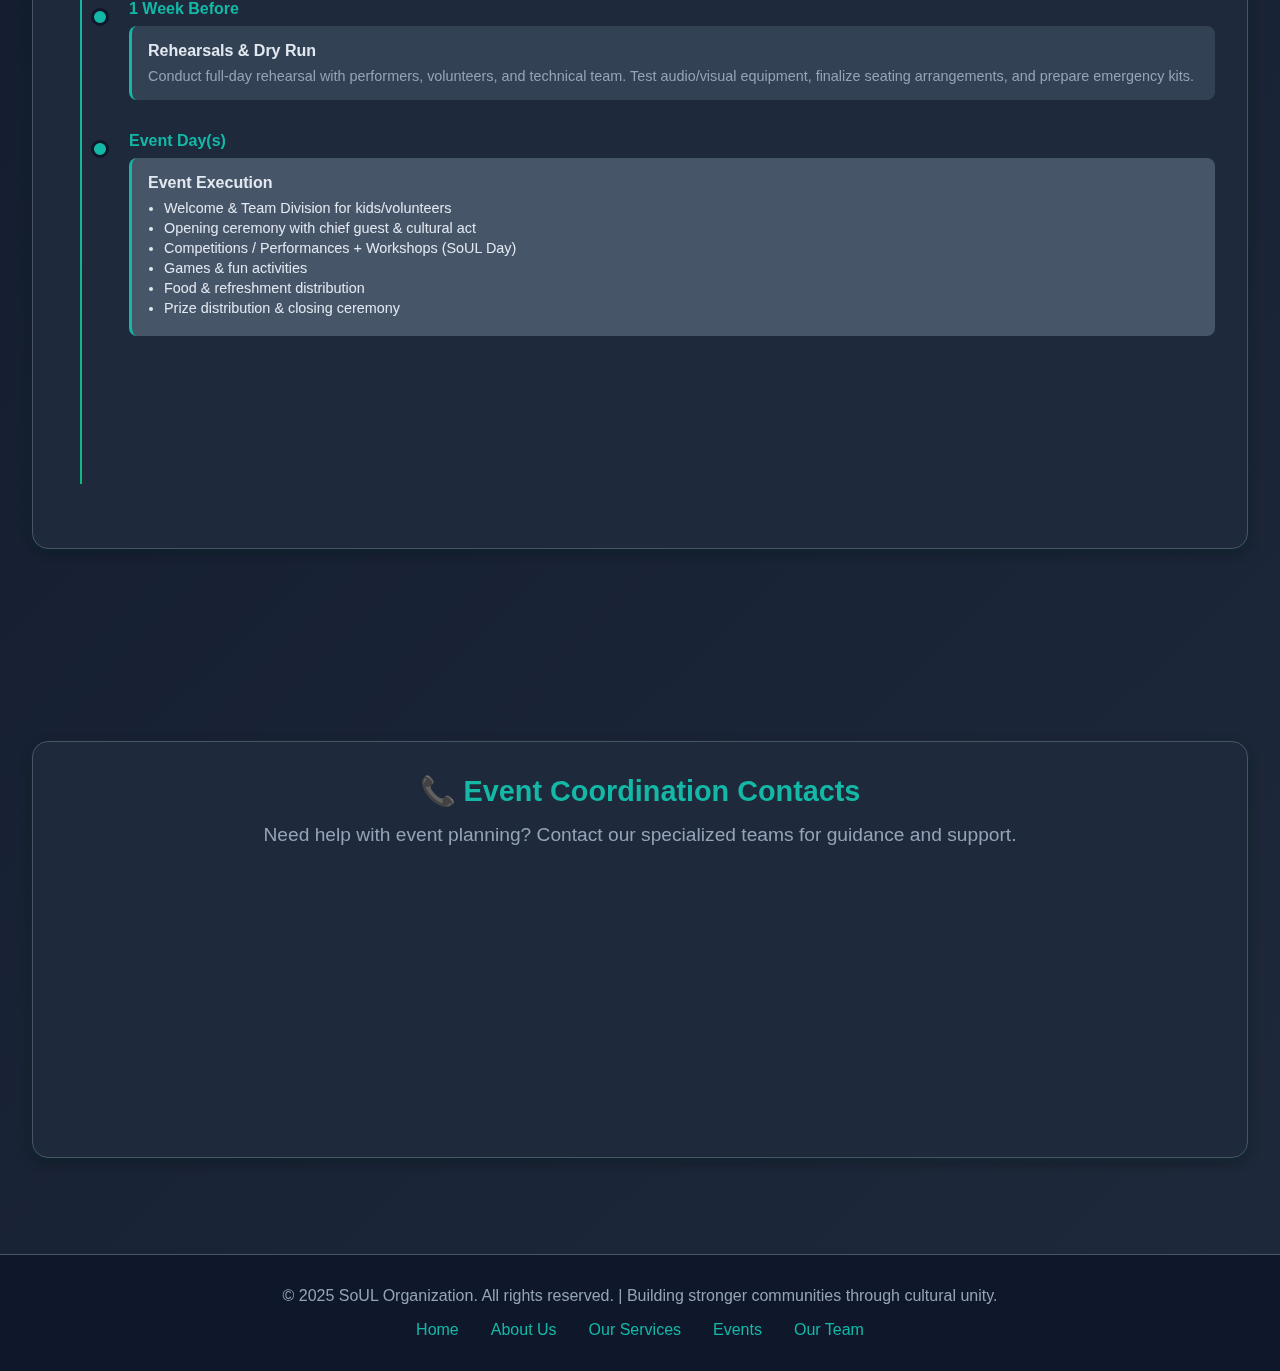
<file: Event.html>
<!DOCTYPE html>
<html lang="en">
<head>
    <meta charset="UTF-8">
    <meta name="viewport" content="width=device-width, initial-scale=1.0">
    <title>Event Guidelines - SoUL Organization</title>
    <link rel="icon" type="image/png" href="img/logo.jpg">
    <link rel="preconnect" href="https://fonts.googleapis.com">
    <link rel="preconnect" href="https://fonts.gstatic.com" crossorigin>
    <link href="https://fonts.googleapis.com/css2?family=Poppins:wght@300;400;500;600;700;800&family=Inter:wght@300;400;500;600&display=swap" rel="stylesheet">
    <link rel="stylesheet" href="https://cdnjs.cloudflare.com/ajax/libs/font-awesome/6.4.0/css/all.min.css">
    <link rel="stylesheet" href="responsive-system.css">
    <style>
        :root {
            /* Light Theme - Pink Base */
            --primary-color: #D91A60;
            --secondary-color: #E91E63;
            --accent-color: #FF6B9D;
            --bg-primary: #FEFBFC;
            --bg-secondary: #FDF7F9;
            --bg-tertiary: #FBF1F5;
            --text-primary: #1A0D13;
            --text-secondary: #2D1B24;
            --text-muted: #5D4A52;
            --text-dark: #0F080B;
            --border-color: #EFD6E3;
            --card-bg: #FFFFFF;
            --hover-bg: #F8EDF2;
            --active-bg: #F3E1EA;
            --card-shadow: 0 4px 12px rgba(26, 13, 19, 0.1), 0 2px 6px rgba(26, 13, 19, 0.08);
            --card-hover-shadow: 0 8px 25px rgba(26, 13, 19, 0.15), 0 4px 10px rgba(26, 13, 19, 0.1);
            --gradient-primary: linear-gradient(135deg, #E91E63 0%, #D91A60 50%, #C2185B 100%);
            --gradient-soft: linear-gradient(135deg, #FEFBFC 0%, #FDF7F9 100%);
            --header-bg: rgba(254, 251, 252, 0.95);
            --footer-gradient: linear-gradient(135deg, #e2e8f0 0%, #cbd5e0 100%);
            --body-bg: linear-gradient(135deg, #FEFBFC 0%, #FDF7F9 100%);
        }

        /* Dark theme */
        [data-theme="dark"] {
            --primary-color: #14B8A6;
            --secondary-color: #06B6D4;
            --accent-color: #22D3EE;
            --bg-primary: #0F172A;
            --bg-secondary: #1E293B;
            --bg-tertiary: #334155;
            --text-primary: #F1F5F9;
            --text-secondary: #E2E8F0;
            --text-muted: #94A3B8;
            --text-dark: #FFFFFF;
            --border-color: #475569;
            --card-bg: #1E293B;
            --hover-bg: #334155;
            --active-bg: #475569;
            --card-shadow: 0 4px 12px rgba(0, 0, 0, 0.4), 0 2px 6px rgba(20, 184, 166, 0.15);
            --card-hover-shadow: 0 12px 28px rgba(0, 0, 0, 0.6), 0 6px 12px rgba(20, 184, 166, 0.25);
            --gradient-primary: linear-gradient(135deg, #0891B2 0%, #14B8A6 50%, #10B981 100%);
            --gradient-soft: linear-gradient(135deg, #0F172A 0%, #1E293B 50%, #334155 100%);
            --header-bg: rgba(15, 23, 42, 0.95);
            --footer-gradient: linear-gradient(135deg, #1e3a8a 0%, #1e40af 50%, #3b82f6 100%);
            --body-bg: linear-gradient(135deg, #0F172A 0%, #1E293B 100%);
        }

        * {
            margin: 0;
            padding: 0;
            box-sizing: border-box;
        }

        body {
            font-family: 'Segoe UI', Tahoma, Geneva, Verdana, sans-serif;
            background: var(--body-bg);
            color: var(--text-primary);
            min-height: 100vh;
            transition: all 0.3s ease;
        }

        .header {
            background: var(--header-bg);
            padding: 1rem 2rem;
            display: flex;
            justify-content: space-between;
            align-items: center;
            backdrop-filter: blur(10px);
            border-bottom: 1px solid var(--border-color);
            position: sticky;
            top: 0;
            z-index: 100;
        }

        .logo-section {
            display: flex;
            align-items: center;
            gap: 1rem;
        }

        .logo {
            width: 50px;
            height: 50px;
            background: var(--gradient-primary);
            border-radius: 50%;
            display: flex;
            align-items: center;
            justify-content: center;
            font-size: 24px;
            color: white;
        }

        .logo-section h1 {
            color: var(--text-primary);
            font-size: 1.5rem;
        }

        .header-controls {
            display: flex;
            align-items: center;
            gap: 1rem;
        }

        .search-container {
            position: relative;
            display: flex;
            align-items: center;
        }

        .search-box {
            background: var(--card-bg);
            border: 2px solid var(--border-color);
            border-radius: 25px;
            padding: 8px 40px 8px 16px;
            width: 250px;
            color: var(--text-primary);
            font-size: 14px;
            transition: all 0.3s ease;
        }

        .search-box:focus {
            outline: none;
            border-color: var(--primary-color);
            width: 300px;
        }

        .search-btn {
            position: absolute;
            right: 8px;
            background: var(--gradient-primary);
            border: none;
            border-radius: 50%;
            width: 32px;
            height: 32px;
            display: flex;
            align-items: center;
            justify-content: center;
            color: white;
            cursor: pointer;
        }

        .theme-toggle {
            background: var(--gradient-primary);
            border: none;
            border-radius: 50%;
            width: 45px;
            height: 45px;
            display: flex;
            align-items: center;
            justify-content: center;
            color: white;
            cursor: pointer;
            font-size: 18px;
            transition: all 0.3s ease;
        }

        .theme-toggle:hover {
            transform: scale(1.1);
        }

        .home-btn {
            background: var(--gradient-primary);
            border: none;
            padding: 12px 24px;
            border-radius: 8px;
            color: white;
            cursor: pointer;
            font-weight: 600;
            text-decoration: none;
            display: inline-flex;
            align-items: center;
            gap: 8px;
            transition: all 0.3s ease;
        }

        .home-btn:hover {
            transform: translateY(-2px);
            box-shadow: 0 8px 25px rgba(217, 26, 96, 0.3);
        }

        .container {
            max-width: 1400px;
            margin: 0 auto;
            padding: 2rem;
        }

        .page-title {
            text-align: center;
            font-size: 3rem;
            margin-bottom: 1rem;
            background: var(--gradient-primary);
            background-clip: text;
            -webkit-background-clip: text;
            -webkit-text-fill-color: transparent;
        }

        .page-subtitle {
            text-align: center;
            font-size: 1.2rem;
            color: var(--text-muted);
            margin-bottom: 3rem;
        }

        .search-results {
            display: none;
            background: var(--card-bg);
            border: 1px solid var(--border-color);
            border-radius: 12px;
            padding: 1.5rem;
            margin-bottom: 2rem;
            box-shadow: var(--card-shadow);
        }

        .search-results.active {
            display: block;
        }

        .search-results h3 {
            color: var(--primary-color);
            margin-bottom: 1rem;
        }

        .search-result-item {
            padding: 0.8rem;
            border-left: 3px solid var(--primary-color);
            background: var(--hover-bg);
            margin-bottom: 0.5rem;
            border-radius: 8px;
            cursor: pointer;
            transition: all 0.3s ease;
        }

        .search-result-item:hover {
            background: var(--active-bg);
            transform: translateX(5px);
        }

        .quick-links {
            display: grid;
            grid-template-columns: repeat(auto-fit, minmax(200px, 1fr));
            gap: 1.5rem;
            margin-bottom: 3rem;
        }

        .quick-link {
            background: var(--card-bg);
            border: 1px solid var(--border-color);
            border-radius: 12px;
            padding: 1.5rem;
            text-align: center;
            cursor: pointer;
            transition: all 0.3s ease;
            text-decoration: none;
            color: var(--text-primary);
            box-shadow: var(--card-shadow);
        }

        .quick-link:hover {
            transform: translateY(-5px);
            border-color: var(--primary-color);
            box-shadow: var(--card-hover-shadow);
        }

        .quick-link-icon {
            font-size: 2rem;
            margin-bottom: 0.5rem;
        }

        .quick-link-title {
            font-weight: 600;
            color: var(--primary-color);
        }

        .event-categories {
            display: flex;
            justify-content: center;
            gap: 1rem;
            margin-bottom: 3rem;
            flex-wrap: wrap;
        }

        .category-btn {
            background: var(--card-bg);
            border: 2px solid var(--border-color);
            padding: 12px 24px;
            border-radius: 8px;
            color: var(--text-primary);
            cursor: pointer;
            font-weight: 600;
            transition: all 0.3s ease;
        }

        .category-btn:hover,
        .category-btn.active {
            background: var(--gradient-primary);
            border-color: var(--primary-color);
            color: white;
            transform: translateY(-2px);
            box-shadow: 0 8px 25px rgba(217, 26, 96, 0.3);
        }

        .category-content {
            display: none;
        }

        .category-content.active {
            display: block;
        }

        .guidelines-grid {
            display: grid;
            grid-template-columns: repeat(auto-fit, minmax(400px, 1fr));
            gap: 2rem;
            margin-bottom: 3rem;
        }

        .guideline-card {
            background: var(--card-bg);
            border-radius: 16px;
            padding: 2rem;
            border: 1px solid var(--border-color);
            backdrop-filter: blur(10px);
            transition: all 0.3s ease;
            position: relative;
            overflow: hidden;
            box-shadow: var(--card-shadow);
        }

        .guideline-card::before {
            content: '';
            position: absolute;
            top: 0;
            left: -100%;
            width: 100%;
            height: 100%;
            background: linear-gradient(90deg, transparent, rgba(217, 26, 96, 0.1), transparent);
            transition: left 0.5s;
        }

        .guideline-card:hover::before {
            left: 100%;
        }

        .guideline-card:hover {
            transform: translateY(-8px);
            border-color: var(--primary-color);
            box-shadow: var(--card-hover-shadow);
        }

        .guideline-header {
            display: flex;
            align-items: center;
            gap: 1rem;
            margin-bottom: 1.5rem;
        }

        .guideline-icon {
            width: 50px;
            height: 50px;
            background: var(--gradient-primary);
            border-radius: 12px;
            display: flex;
            align-items: center;
            justify-content: center;
            font-size: 1.5rem;
            color: white;
        }

        .guideline-title {
            font-size: 1.4rem;
            font-weight: 700;
            color: var(--primary-color);
        }

        .guideline-description {
            color: var(--text-muted);
            line-height: 1.6;
            margin-bottom: 1.5rem;
        }

        .checklist {
            list-style: none;
            padding: 0;
        }

        .checklist-item {
            display: flex;
            align-items: flex-start;
            gap: 0.8rem;
            margin-bottom: 0.8rem;
            padding: 0.8rem;
            background: var(--hover-bg);
            border-radius: 8px;
            border-left: 3px solid var(--primary-color);
        }

        .checklist-icon {
            color: var(--primary-color);
            font-weight: bold;
            margin-top: 2px;
        }

        .checklist-text {
            flex: 1;
            color: var(--text-secondary);
        }

        .timeline-section {
            background: var(--card-bg);
            border-radius: 16px;
            padding: 2rem;
            margin-bottom: 3rem;
            border: 1px solid var(--border-color);
            box-shadow: var(--card-shadow);
        }

        .timeline-title {
            font-size: 1.8rem;
            margin-bottom: 2rem;
            color: var(--primary-color);
            text-align: center;
        }

        .timeline {
            position: relative;
            padding-left: 2rem;
        }

        .timeline::before {
            content: '';
            position: absolute;
            left: 15px;
            top: 0;
            bottom: 0;
            width: 2px;
            background: var(--gradient-primary);
        }

        .timeline-item {
            position: relative;
            margin-bottom: 2rem;
            padding-left: 2rem;
        }

        .timeline-item::before {
            content: '';
            position: absolute;
            left: -6px;
            top: 8px;
            width: 12px;
            height: 12px;
            background: var(--primary-color);
            border-radius: 50%;
            border: 3px solid var(--bg-primary);
        }

        .timeline-time {
            font-weight: bold;
            color: var(--primary-color);
            margin-bottom: 0.5rem;
        }

        .timeline-content {
            background: var(--hover-bg);
            padding: 1rem;
            border-radius: 8px;
            border-left: 3px solid var(--primary-color);
        }

        .timeline-task {
            font-weight: 600;
            margin-bottom: 0.5rem;
            color: var(--text-secondary);
        }

        .timeline-description {
            color: var(--text-muted);
            font-size: 0.9rem;
        }

        .timeline-description ul {
            margin-top: 0.5rem;
            padding-left: 1rem;
        }

        .timeline-description li {
            margin-bottom: 0.25rem;
            color: var(--text-secondary);
        }

        .contact-section {
            background: var(--card-bg);
            border-radius: 16px;
            padding: 2rem;
            margin-bottom: 2rem;
            border: 1px solid var(--border-color);
            text-align: center;
            box-shadow: var(--card-shadow);
        }

        .contact-title {
            font-size: 1.8rem;
            margin-bottom: 1rem;
            color: var(--primary-color);
        }

        .contact-info {
            display: grid;
            grid-template-columns: repeat(auto-fit, minmax(200px, 1fr));
            gap: 1.5rem;
            margin-top: 2rem;
        }

        .contact-item {
            background: var(--hover-bg);
            padding: 1.5rem;
            border-radius: 12px;
            border: 1px solid var(--border-color);
            transition: all 0.3s ease;
        }

        .contact-item:hover {
            transform: translateY(-5px);
            border-color: var(--primary-color);
        }

        .contact-icon {
            font-size: 2rem;
            margin-bottom: 0.5rem;
        }

        .resource-title {
            font-weight: 600;
            margin-bottom: 0.5rem;
            color: var(--primary-color);
        }

        .resource-description {
            color: var(--text-muted);
            margin-bottom: 1rem;
        }

        .footer {
            text-align: center;
            padding: 2rem;
            background: var(--header-bg);
            backdrop-filter: blur(10px);
            border-top: 1px solid var(--border-color);
            margin-top: 2rem;
        }

        .footer-text {
            color: var(--text-muted);
            margin-bottom: 1rem;
        }

        .footer-links {
            display: flex;
            justify-content: center;
            gap: 2rem;
            flex-wrap: wrap;
            list-style: none;
        }

        .footer-link {
            color: var(--primary-color);
            text-decoration: none;
            transition: color 0.3s ease;
        }

        .footer-link:hover {
            color: var(--secondary-color);
        }

        /* Enhanced Responsive Design System */
        :root {
            --mobile-padding: 1rem;
            --tablet-padding: 1.5rem;
            --desktop-padding: 2rem;
            --mobile-gap: 1rem;
            --tablet-gap: 1.5rem;
            --desktop-gap: 2rem;
            --mobile-font-sm: 0.875rem;
            --mobile-font-base: 1rem;
            --mobile-font-lg: 1.125rem;
            --mobile-font-xl: 1.25rem;
            --mobile-font-2xl: 1.5rem;
            --mobile-font-3xl: 2rem;
            --touch-target: 44px;
        }

        /* Ultra Small Devices (320px - 480px) */
        @media (max-width: 480px) {
            .container {
                padding: var(--mobile-padding);
            }

            .header {
                padding: 0.75rem var(--mobile-padding);
                flex-direction: column;
                gap: 0.75rem;
            }

            .logo-section h1 {
                font-size: var(--mobile-font-lg);
            }

            .logo {
                width: 40px;
                height: 40px;
                font-size: 18px;
            }

            .page-title {
                font-size: var(--mobile-font-2xl);
                margin-bottom: 0.75rem;
            }

            .page-subtitle {
                font-size: var(--mobile-font-sm);
                margin-bottom: 2rem;
            }

            .quick-links {
                grid-template-columns: 1fr;
                gap: var(--mobile-gap);
            }

            .quick-link {
                padding: 1rem;
                border-radius: 8px;
            }

            .quick-link-icon {
                font-size: 1.5rem;
            }

            .quick-link-title {
                font-size: var(--mobile-font-sm);
            }

            .event-categories {
                gap: 0.25rem;
                flex-wrap: wrap;
                justify-content: center;
            }

            .category-btn {
                padding: 0.5rem 0.75rem;
                font-size: var(--mobile-font-sm);
                border-radius: 6px;
            }

            .guidelines-grid {
                grid-template-columns: 1fr;
                gap: var(--mobile-gap);
            }

            .guideline-card {
                padding: 1.25rem;
                border-radius: 12px;
            }

            .guideline-header {
                flex-direction: column;
                text-align: center;
                gap: 0.75rem;
            }

            .guideline-icon {
                width: 40px;
                height: 40px;
                font-size: 1.25rem;
            }

            .guideline-title {
                font-size: var(--mobile-font-lg);
            }

            .guideline-description {
                font-size: var(--mobile-font-sm);
                margin-bottom: 1rem;
            }

            .checklist-item {
                padding: 0.5rem;
                font-size: var(--mobile-font-sm);
            }

            .checklist-icon {
                font-size: 0.875rem;
            }

            .timeline-section {
                padding: 1.25rem;
                border-radius: 12px;
            }

            .timeline-title {
                font-size: var(--mobile-font-xl);
                margin-bottom: 1.5rem;
            }

            .timeline {
                padding-left: 1rem;
            }

            .timeline-item {
                padding-left: 1.5rem;
                margin-bottom: 1.5rem;
            }

            .timeline-time {
                font-size: var(--mobile-font-sm);
                margin-bottom: 0.25rem;
            }

            .timeline-task {
                font-size: var(--mobile-font-sm);
                margin-bottom: 0.25rem;
            }

            .timeline-description {
                font-size: 0.8rem;
            }

            .contact-section {
                padding: 1.25rem;
                border-radius: 12px;
            }

            .contact-title {
                font-size: var(--mobile-font-xl);
                margin-bottom: 0.75rem;
            }

            .contact-info {
                grid-template-columns: 1fr;
                gap: var(--mobile-gap);
            }

            .contact-item {
                padding: 1rem;
                border-radius: 8px;
            }

            .contact-icon {
                font-size: 1.5rem;
                margin-bottom: 0.25rem;
            }

            .resource-title {
                font-size: var(--mobile-font-sm);
                margin-bottom: 0.25rem;
            }

            .resource-description {
                font-size: 0.8rem;
                margin-bottom: 0.75rem;
            }

            .search-box {
                width: 200px;
                padding: 6px 30px 6px 12px;
                font-size: 0.875rem;
            }

            .search-box:focus {
                width: 220px;
            }

            .search-btn {
                width: 28px;
                height: 28px;
            }

            .theme-toggle {
                width: 40px;
                height: 40px;
                font-size: 16px;
            }

            .home-btn {
                padding: 8px 16px;
                font-size: var(--mobile-font-sm);
            }
        }

        /* Large Mobile Devices (481px - 768px) */
        @media (min-width: 481px) and (max-width: 768px) {
            .container {
                padding: var(--tablet-padding);
            }

            .header {
                padding: 1rem var(--tablet-padding);
            }

            .page-title {
                font-size: var(--mobile-font-3xl);
            }

            .quick-links {
                grid-template-columns: repeat(2, 1fr);
                gap: var(--tablet-gap);
            }

            .event-categories {
                gap: 0.5rem;
                flex-wrap: wrap;
            }

            .category-btn {
                padding: 0.75rem 1rem;
                font-size: var(--mobile-font-base);
            }

            .guidelines-grid {
                grid-template-columns: 1fr;
                gap: var(--tablet-gap);
            }

            .guideline-card {
                padding: 1.5rem;
            }

            .timeline-section {
                padding: 1.5rem;
            }

            .timeline {
                padding-left: 1.5rem;
            }

            .timeline-item {
                padding-left: 1.75rem;
            }

            .contact-info {
                grid-template-columns: repeat(2, 1fr);
                gap: var(--tablet-gap);
            }

            .search-box {
                width: 250px;
            }

            .search-box:focus {
                width: 280px;
            }
        }

        /* Tablet (769px - 1024px) */
        @media (min-width: 769px) and (max-width: 1024px) {
            .container {
                padding: var(--desktop-padding);
            }

            .quick-links {
                grid-template-columns: repeat(3, 1fr);
                gap: var(--desktop-gap);
            }

            .guidelines-grid {
                grid-template-columns: repeat(2, 1fr);
                gap: var(--desktop-gap);
            }

            .event-categories {
                gap: 1rem;
            }

            .category-btn {
                padding: 1rem 1.5rem;
                font-size: 1rem;
            }

            .timeline-section {
                padding: 2rem;
            }

            .contact-info {
                grid-template-columns: repeat(2, 1fr);
                gap: var(--desktop-gap);
            }
        }

        /* Desktop (1025px and up) */
        @media (min-width: 1025px) {
            .quick-links {
                grid-template-columns: repeat(3, 1fr);
                gap: var(--desktop-gap);
            }

            .guidelines-grid {
                grid-template-columns: repeat(2, 1fr);
                gap: var(--desktop-gap);
            }

            .event-categories {
                gap: 1.5rem;
            }

            .category-btn {
                padding: 1rem 2rem;
                font-size: 1.1rem;
            }

            .timeline-section {
                padding: 2rem;
            }

            .contact-info {
                grid-template-columns: repeat(2, 1fr);
                gap: var(--desktop-gap);
            }
        }

        /* Enhanced Touch Interactions */
        @media (pointer: coarse) {
            .category-btn,
            .quick-link,
            .checklist-item,
            .contact-item {
                min-height: var(--touch-target);
            }

            .category-btn {
                padding: 1rem 1.5rem;
            }

            .quick-link {
                padding: 1.5rem;
            }

            .checklist-item {
                padding: 1rem;
            }

            .contact-item {
                padding: 1.5rem;
            }
        }

        /* Landscape Mobile */
        @media (max-height: 500px) and (orientation: landscape) {
            .header {
                padding: 0.5rem var(--mobile-padding);
            }

            .page-title {
                font-size: var(--mobile-font-xl);
                margin-bottom: 0.5rem;
            }

            .page-subtitle {
                font-size: var(--mobile-font-sm);
                margin-bottom: 1rem;
            }

            .quick-links {
                grid-template-columns: repeat(3, 1fr);
                gap: 0.75rem;
            }

            .guidelines-grid {
                gap: 0.75rem;
            }

            .timeline-section {
                padding: 1rem;
            }

            .timeline-item {
                margin-bottom: 1rem;
            }
        }

        /* High DPI Displays */
        @media (-webkit-min-device-pixel-ratio: 2), (min-resolution: 192dpi) {
            .logo,
            .guideline-icon,
            .contact-icon {
                image-rendering: -webkit-optimize-contrast;
                image-rendering: crisp-edges;
            }
        }

        /* Reduced Motion */
        @media (prefers-reduced-motion: reduce) {
            *,
            *::before,
            *::after {
                animation-duration: 0.01ms !important;
                animation-iteration-count: 1 !important;
                transition-duration: 0.01ms !important;
            }
        }

        /* High Contrast Mode */
        @media (prefers-contrast: high) {
            .guideline-card,
            .quick-link,
            .category-btn,
            .contact-item {
                border: 2px solid var(--text-primary);
            }
        }

        /* Print Styles */
        @media print {
            .header,
            .theme-toggle,
            .search-container {
                display: none;
            }

            .container {
                padding: 0;
            }

            .page-title {
                color: black !important;
                background: none !important;
                -webkit-text-fill-color: black !important;
            }

            .guideline-card,
            .timeline-section,
            .contact-section {
                break-inside: avoid;
                box-shadow: none;
                border: 1px solid #ccc;
            }
        }

        .highlight {
            background: var(--accent-color);
            color: white;
            padding: 2px 4px;
            border-radius: 3px;
        }

        .no-results {
            text-align: center;
            padding: 2rem;
            color: var(--text-muted);
        }
    </style>
</head>
<body data-theme="light">
    <div class="header">
        <div class="logo-section">
            <div class="logo"><i class="fas fa-graduation-cap"></i></div>
            <h1>SoUL Organization</h1>
        </div>
        <div class="header-controls">
            <button class="theme-toggle" onclick="toggleTheme()" id="themeToggle">
                <i class="fas fa-moon"></i>
            </button>
            <button class="home-btn" onclick="goBack()">
                <i class="fas fa-arrow-left"></i> Back
            </button>
        </div>
    </div>

    <div class="container">
        <h1 class="page-title">Event Guidelines</h1>
        <p class="page-subtitle">Complete guidelines for organizing events, protocols, and best practices for SoUL activities</p>

        <!-- Search Results -->
        <div class="search-results" id="searchResults">
            <h3><i class="fas fa-search"></i> Search Results</h3>
            <div id="searchResultsContent"></div>
        </div>

        <!-- Quick Links -->
        <div class="quick-links" id="quickLinks">
            <a href="#planning" class="quick-link">
                <div class="quick-link-icon">📋</div>
                <div class="quick-link-title">Event Planning</div>
            </a>
            <a href="#timeline" class="quick-link">
                <div class="quick-link-icon">⏰</div>
                <div class="quick-link-title">Timeline</div>
            </a>
            <a href="#forms" class="quick-link">
                <div class="quick-link-icon">📞</div>
                <div class="quick-link-title">Contact</div>
            </a>
        </div>

        <!-- Guidelines Section -->
        <div class="guideline-card" id="planning">
            <div class="guideline-header">
                <div class="guideline-icon">🎨</div>
                <div class="guideline-title">Guidelines for organizing events</div>
            </div>
            <ul class="checklist">
                <li class="checklist-item">
                    <span class="checklist-icon">✓</span>
                    <span class="checklist-text">Work with volunteers to co-create event concepts, schedules, and resource needs</span>
                </li>
                <li class="checklist-item">
                    <span class="checklist-icon">✓</span>
                    <span class="checklist-text">Plan and coordinate logistics for drives, celebrations, and special sessions</span>
                </li>
                <li class="checklist-item">
                    <span class="checklist-icon">✓</span>
                    <span class="checklist-text">Collaborate with the Treasurer to plan and track event budgets</span>
                </li>
                <li class="checklist-item">
                    <span class="checklist-icon">✓</span>
                    <span class="checklist-text">Ensure that events are inclusive and encourage participation from all volunteers</span>
                </li>
                <li class="checklist-item">
                    <span class="checklist-icon">✓</span>
                    <span class="checklist-text">Gather feedback after events and share learnings with the team</span>
                </li>
            </ul>
        </div>
        <br>
<br>
<br>

        <!-- Timeline Section -->
        <div class="timeline-section" id="timeline">
            <h3 class="timeline-title">⏰ Event Planning Timeline</h3>
            <div class="timeline">
                <div class="timeline-item">
                    <div class="timeline-time">8-12 Weeks Before</div>
                    <div class="timeline-content">
                        <div class="timeline-task">Vision & Objective Setting</div>
                        <div class="timeline-description">
                            Define the purpose of the event (Reflection / SoUL Day), expected number of kids & schools, 
                            outline budget, and form organizing committees (logistics, cultural, sponsorship, media).
                        </div>
                    </div>
                </div>

                <div class="timeline-item">
                    <div class="timeline-time">6-8 Weeks Before</div>
                    <div class="timeline-content">
                        <div class="timeline-task">Venue & Resource Booking</div>
                        <div class="timeline-description">
                            Book school auditorium / community hall / open ground. 
                            Arrange catering, sound systems, projectors, stage setup, and decorations. 
                            Contact judges, trainers, and workshop facilitators.
                        </div>
                    </div>
                </div>

                <div class="timeline-item">
                    <div class="timeline-time">4-6 Weeks Before</div>
                    <div class="timeline-content">
                        <div class="timeline-task">Invitations & Publicity</div>
                        <div class="timeline-description">
                            Send invitations to schools, NGOs, and local communities. 
                            Design posters, brochures, and digital invites. 
                            Start registrations for competitions, workshops, and performances.
                        </div>
                    </div>
                </div>

                <div class="timeline-item">
                    <div class="timeline-time">2-4 Weeks Before</div>
                    <div class="timeline-content">
                        <div class="timeline-task">Program & Logistics Coordination</div>
                        <div class="timeline-description">
                            Finalize event schedule (dance, song, games, workshops, prize distribution). 
                            Assign volunteers for stage management, hospitality, and technical support. 
                            Confirm judges, guests, and performers.
                        </div>
                    </div>
                </div>

                <div class="timeline-item">
                    <div class="timeline-time">1 Week Before</div>
                    <div class="timeline-content">
                        <div class="timeline-task">Rehearsals & Dry Run</div>
                        <div class="timeline-description">
                            Conduct full-day rehearsal with performers, volunteers, and technical team. 
                            Test audio/visual equipment, finalize seating arrangements, and prepare emergency kits.
                        </div>
                    </div>
                </div>

                <div class="timeline-item">
                    <div class="timeline-time">Event Day(s)</div>
                    <div class="timeline-content">
                        <div class="timeline-task">Event Execution</div>
                        <div class="timeline-description">
                            <ul>
                                <li>Welcome & Team Division for kids/volunteers</li>
                                <li>Opening ceremony with chief guest & cultural act</li>
                                <li>Competitions / Performances + Workshops (SoUL Day)</li>
                                <li>Games & fun activities</li>
                                <li>Food & refreshment distribution</li>
                                <li>Prize distribution & closing ceremony</li>
                            </ul>
                        </div>
                    </div>
                </div>

                <div class="timeline-item">
                    <div class="timeline-time">Post-Event</div>
                    <div class="timeline-content">
                        <div class="timeline-task">Wrap-up & Impact Evaluation</div>
                        <div class="timeline-description">
                            Cleanup venue, thank volunteers/judges/partners. 
                            Share highlights on social media & website. 
                            Collect feedback from kids, schools, and parents. 
                            Prepare event report with impact assessment & lessons learned.
                        </div>
                    </div>
                </div>
            </div>
        </div>
<br>
<br>
<br>
<br>
<br>
<br>
<br>
<br>
        <!-- Contact Section -->
        <div class="contact-section" id="forms">
            <h3 class="contact-title">📞 Event Coordination Contacts</h3>
            <p class="page-subtitle">Need help with event planning? Contact our specialized teams for guidance and support.</p>
            
            <div class="contact-info">
                <div class="contact-item">
                    <div class="contact-icon">🎭</div>
                    <div class="resource-title">Events Coordinator Team</div>
                    <div class="resource-description">Specialized support for cultural celebrations, performances, and traditional events</div>
                    <div style="margin-top: 1rem;">
                        <div>📧 Pooja K V</div>
                        <div>📧 Abhishek K H</div>
                        <div>📱 +91-9900398553</div>
                    </div>
                </div>

                <div class="contact-item">
                    <div class="contact-icon">📚</div>
                    <div class="resource-title">Educational Programs</div>
                    <div class="resource-description">Support for workshops, seminars, and educational outreach activities</div>
                    <div style="margin-top: 1rem;">
                        <div>📧 Chithra M N</div>
                        <div>📱 +91 6360424133</div>
                    </div>
                </div>
            </div>
        </div>
    </div>

    <!-- Footer -->
    <div class="footer">
        <div class="footer-text">
            © 2025 SoUL Organization. All rights reserved. | Building stronger communities through cultural unity.
        </div>
        <ul class="footer-links">
            <li><a href="index.html" class="footer-link">Home</a></li>
            <li><a href="index.html#about" class="footer-link">About Us</a></li>
            <li><a href="index.html#services" class="footer-link">Our Services</a></li>
            <li><a href="index.html#events" class="footer-link">Events</a></li>
            <li><a href="index.html#members" class="footer-link">Our Team</a></li>
        </ul>
    </div>

    <script src="error-handler.js"></script>
    <script src="responsive-utils.js"></script>
    <script src="ux-enhancements.js"></script>
    <script>
        // Enhanced Theme Management with Haptic Feedback
        function toggleTheme() {
            const body = document.body;
            const themeToggle = document.getElementById('themeToggle');
            const currentTheme = body.getAttribute('data-theme');
            
            // Haptic feedback for mobile devices
            if ('vibrate' in navigator) {
                navigator.vibrate(50);
            }
            
            if (currentTheme === 'light') {
                body.setAttribute('data-theme', 'dark');
                themeToggle.innerHTML = '<i class="fas fa-sun"></i>';
                localStorage.setItem('theme', 'dark');
            } else {
                body.setAttribute('data-theme', 'light');
                themeToggle.innerHTML = '<i class="fas fa-moon"></i>';
                localStorage.setItem('theme', 'light');
            }
            
            // Add visual feedback
            themeToggle.style.transform = 'scale(1.2) rotate(180deg)';
            setTimeout(() => {
                themeToggle.style.transform = 'scale(1) rotate(0deg)';
            }, 200);
        }

        // Enhanced Search with Debouncing and Real-time Results
        let searchTimeout;
        function performSearch() {
            clearTimeout(searchTimeout);
            searchTimeout = setTimeout(() => {
                const searchTerm = document.querySelector('.search-box').value.toLowerCase().trim();
                const searchResults = document.getElementById('searchResults');
                const searchResultsContent = document.getElementById('searchResultsContent');
                
                if (searchTerm === '') {
                    searchResults.classList.remove('active');
                    return;
                }
                
                // Search through all content
                const searchableElements = document.querySelectorAll('.guideline-card, .timeline-item, .contact-item, .quick-link');
                const results = [];
                
                searchableElements.forEach(element => {
                    const text = element.textContent.toLowerCase();
                    if (text.includes(searchTerm)) {
                        results.push({
                            element: element,
                            text: text,
                            title: element.querySelector('.guideline-title, .timeline-task, .resource-title, .quick-link-title')?.textContent || 'Result'
                        });
                    }
                });
                
                // Display results
                if (results.length > 0) {
                    searchResultsContent.innerHTML = results.map(result => 
                        `<div class="search-result-item" onclick="scrollToElement('${result.element.id || 'guideline-card'}')">
                            <strong>${result.title}</strong>
                            <p>${result.text.substring(0, 100)}...</p>
                        </div>`
                    ).join('');
                    searchResults.classList.add('active');
                } else {
                    searchResultsContent.innerHTML = '<div class="no-results">No results found</div>';
                    searchResults.classList.add('active');
                }
            }, 300);
        }

        function scrollToElement(elementId) {
            const element = document.getElementById(elementId) || document.querySelector(`.${elementId}`);
            if (element) {
                element.scrollIntoView({ 
                    behavior: 'smooth', 
                    block: 'start' 
                });
                
                // Highlight the element briefly
                element.style.backgroundColor = 'var(--accent-color)';
                element.style.color = 'white';
                setTimeout(() => {
                    element.style.backgroundColor = '';
                    element.style.color = '';
                }, 2000);
            }
        }

        // Enhanced Category Switching with Smooth Transitions
        function switchCategory(categoryName) {
            const categoryButtons = document.querySelectorAll('.category-btn');
            const categoryContents = document.querySelectorAll('.category-content');
            
            // Remove active class from all buttons and contents
            categoryButtons.forEach(btn => btn.classList.remove('active'));
            categoryContents.forEach(content => {
                content.classList.remove('active');
                content.style.opacity = '0';
                content.style.transform = 'translateY(20px)';
            });

            // Add active class to clicked button
            const activeButton = document.querySelector(`[data-category="${categoryName}"]`);
            if (activeButton) {
                activeButton.classList.add('active');
            }

            // Show corresponding content with animation
            const targetContent = document.querySelector(`[data-content="${categoryName}"]`);
            if (targetContent) {
                targetContent.classList.add('active');
                setTimeout(() => {
                    targetContent.style.opacity = '1';
                    targetContent.style.transform = 'translateY(0)';
                }, 50);
            }
            
            // Haptic feedback
            if ('vibrate' in navigator) {
                navigator.vibrate(30);
            }
        }

        // Enhanced Scroll Animations with Staggered Effects
        function initializeScrollAnimations() {
            const observerOptions = {
                threshold: 0.1,
                rootMargin: '0px 0px -50px 0px'
            };

            const observer = new IntersectionObserver((entries) => {
                entries.forEach((entry, index) => {
                    if (entry.isIntersecting) {
                        setTimeout(() => {
                            entry.target.style.opacity = '1';
                            entry.target.style.transform = 'translateY(0)';
                        }, index * 100); // Staggered animation
                    }
                });
            }, observerOptions);

            // Observe all interactive elements
            document.querySelectorAll('.guideline-card, .timeline-item, .contact-item, .quick-link').forEach(element => {
                element.style.opacity = '0';
                element.style.transform = 'translateY(20px)';
                element.style.transition = 'all 0.6s cubic-bezier(0.4, 0, 0.2, 1)';
                observer.observe(element);
            });
        }

        // Enhanced Mobile Features and Touch Interactions
        function initializeMobileFeatures() {
            // Add touch feedback to interactive elements
            const interactiveElements = document.querySelectorAll('.category-btn, .quick-link, .checklist-item, .contact-item');
            
            interactiveElements.forEach(element => {
                element.addEventListener('touchstart', function() {
                    this.style.transform = 'scale(0.98)';
                });
                
                element.addEventListener('touchend', function() {
                    this.style.transform = 'scale(1)';
                });
            });

            // Handle orientation changes
            window.addEventListener('orientationchange', () => {
                setTimeout(() => {
                    window.scrollTo(0, 0);
                }, 500);
            });

            // Add swipe gestures for timeline navigation
            let touchStartX = 0;
            let touchEndX = 0;
            
            document.addEventListener('touchstart', e => {
                touchStartX = e.changedTouches[0].screenX;
            });
            
            document.addEventListener('touchend', e => {
                touchEndX = e.changedTouches[0].screenX;
                handleSwipe();
            });
            
            function handleSwipe() {
                const swipeThreshold = 50;
                const diff = touchStartX - touchEndX;
                
                if (Math.abs(diff) > swipeThreshold) {
                    if (diff > 0) {
                        // Swipe left - next timeline item
                        scrollToNextTimelineItem();
                    } else {
                        // Swipe right - previous timeline item
                        scrollToPreviousTimelineItem();
                    }
                }
            }
        }

        function scrollToNextTimelineItem() {
            const timelineItems = document.querySelectorAll('.timeline-item');
            const currentItem = document.querySelector('.timeline-item.visible');
            const currentIndex = Array.from(timelineItems).indexOf(currentItem);
            
            if (currentIndex < timelineItems.length - 1) {
                timelineItems[currentIndex + 1].scrollIntoView({ 
                    behavior: 'smooth', 
                    block: 'center' 
                });
            }
        }

        function scrollToPreviousTimelineItem() {
            const timelineItems = document.querySelectorAll('.timeline-item');
            const currentItem = document.querySelector('.timeline-item.visible');
            const currentIndex = Array.from(timelineItems).indexOf(currentItem);
            
            if (currentIndex > 0) {
                timelineItems[currentIndex - 1].scrollIntoView({ 
                    behavior: 'smooth', 
                    block: 'center' 
                });
            }
        }

        // Performance Optimization
        function optimizePerformance() {
            // Lazy load images
            const images = document.querySelectorAll('img[data-src]');
            const imageObserver = new IntersectionObserver((entries) => {
                entries.forEach(entry => {
                    if (entry.isIntersecting) {
                        const img = entry.target;
                        img.src = img.dataset.src;
                        img.classList.remove('lazy');
                        imageObserver.unobserve(img);
                    }
                });
            });

            images.forEach(img => imageObserver.observe(img));

            // Preload critical resources
            const criticalResources = [
                'https://cdnjs.cloudflare.com/ajax/libs/font-awesome/6.4.0/css/all.min.css'
            ];

            criticalResources.forEach(resource => {
                const link = document.createElement('link');
                link.rel = 'preload';
                link.href = resource;
                link.as = 'style';
                document.head.appendChild(link);
            });
        }

        // Error Handling and Fallbacks
        function initializeErrorHandling() {
            window.addEventListener('error', (event) => {
                console.error('JavaScript Error:', event.error);
            });

            window.addEventListener('unhandledrejection', (event) => {
                console.error('Unhandled Promise Rejection:', event.reason);
            });
        }

        // Accessibility Enhancements
        function enhanceAccessibility() {
            // Add keyboard navigation
            document.addEventListener('keydown', (e) => {
                if (e.key === 'Tab') {
                    document.body.classList.add('keyboard-navigation');
                }
            });

            document.addEventListener('mousedown', () => {
                document.body.classList.remove('keyboard-navigation');
            });

            // Add ARIA labels
            const categoryButtons = document.querySelectorAll('.category-btn');
            categoryButtons.forEach(button => {
                button.setAttribute('aria-label', `View ${button.textContent} category`);
            });

            // Add focus indicators
            const focusableElements = document.querySelectorAll('button, a, input');
            focusableElements.forEach(el => {
                el.addEventListener('focus', function() {
                    this.style.outline = '2px solid var(--primary-color)';
                    this.style.outlineOffset = '2px';
                });
                
                el.addEventListener('blur', function() {
                    this.style.outline = 'none';
                });
            });
        }

        // Load saved theme on page load
        function loadTheme() {
            const savedTheme = localStorage.getItem('theme') || 'light';
            const body = document.body;
            const themeToggle = document.getElementById('themeToggle');
            
            body.setAttribute('data-theme', savedTheme);
            if (savedTheme === 'dark') {
                themeToggle.innerHTML = '<i class="fas fa-sun"></i>';
            } else {
                themeToggle.innerHTML = '<i class="fas fa-moon"></i>';
            }
        }

        // Back button functionality
        function goBack() {
            if (window.history.length > 1) {
                window.history.back();
            } else {
                // Fallback to home page if no history
                window.location.href = 'index.html';
            }
        }

        // Initialize everything when DOM is loaded
        document.addEventListener('DOMContentLoaded', function() {
            loadTheme();
            
            // Initialize search functionality
            const searchBox = document.querySelector('.search-box');
            if (searchBox) {
                searchBox.addEventListener('input', performSearch);
            }

            // Initialize category switching
            const categoryButtons = document.querySelectorAll('.category-btn');
            categoryButtons.forEach(button => {
                button.addEventListener('click', () => {
                    const categoryName = button.getAttribute('data-category');
                    switchCategory(categoryName);
                });
            });

            // Initialize all enhanced features
            initializeScrollAnimations();
            initializeMobileFeatures();
            optimizePerformance();
            initializeErrorHandling();
            enhanceAccessibility();

            // Initialize quick links with smooth scrolling
            const quickLinks = document.querySelectorAll('.quick-link');
            quickLinks.forEach(link => {
                link.addEventListener('click', function(e) {
                    e.preventDefault();
                    const targetId = this.getAttribute('href').substring(1);
                    const targetElement = document.getElementById(targetId);
                    
                    if (targetElement) {
                        targetElement.scrollIntoView({
                            behavior: 'smooth',
                            block: 'start'
                        });
                    }
                });
            });
        });

        // Handle window resize for responsive adjustments
        let resizeTimeout;
        window.addEventListener('resize', () => {
            clearTimeout(resizeTimeout);
            resizeTimeout = setTimeout(() => {
                // Recalculate layouts if needed
                const elements = document.querySelectorAll('.guideline-card, .timeline-item, .contact-item');
                elements.forEach(element => {
                    element.style.transform = 'translateY(0)';
                });
            }, 250);
        });

        // Add dynamic background effects
        function createFloatingElements() {
            const container = document.body;
            
            for (let i = 0; i < 5; i++) {
                const element = document.createElement('div');
                element.style.cssText = `
                    position: fixed;
                    width: ${Math.random() * 100 + 50}px;
                    height: ${Math.random() * 100 + 50}px;
                    background: var(--primary-color);
                    opacity: 0.05;
                    border-radius: 50%;
                    pointer-events: none;
                    z-index: -1;
                    animation: float ${Math.random() * 10 + 10}s ease-in-out infinite;
                    left: ${Math.random() * 100}%;
                    top: ${Math.random() * 100}%;
                `;
                container.appendChild(element);
            }
        }

        // Add CSS for floating animation
        const style = document.createElement('style');
        style.textContent = `
            @keyframes float {
                0%, 100% { transform: translateY(0px) rotate(0deg); }
                33% { transform: translateY(-30px) rotate(120deg); }
                66% { transform: translateY(30px) rotate(240deg); }
            }
            
            .timeline-item:nth-child(even) .timeline-content {
                background: var(--active-bg);
            }
            
            .checklist-item:hover {
                transform: translateX(5px);
                background: var(--active-bg);
            }
            
            .contact-item:hover .contact-icon {
                transform: scale(1.2);
                transition: transform 0.3s ease;
            }
            
            .guideline-card:hover .guideline-icon {
                transform: rotate(10deg) scale(1.1);
                transition: transform 0.3s ease;
            }
        `;
        document.head.appendChild(style);

        // Initialize floating elements
        createFloatingElements();

        // Add responsive menu functionality for mobile
        function addMobileMenuSupport() {
            const headerControls = document.querySelector('.header-controls');
            
            if (window.innerWidth <= 768) {
                headerControls.style.flexWrap = 'wrap';
            } else {
                headerControls.style.flexWrap = 'nowrap';
            }
        }

        // Handle window resize
        window.addEventListener('resize', addMobileMenuSupport);
        window.addEventListener('load', addMobileMenuSupport);

        // Add scroll-based header effects
        let lastScrollTop = 0;
        const header = document.querySelector('.header');

        window.addEventListener('scroll', function() {
            const scrollTop = window.pageYOffset || document.documentElement.scrollTop;
            
            if (scrollTop > lastScrollTop && scrollTop > 100) {
                // Scrolling down
                header.style.transform = 'translateY(-100%)';
            } else {
                // Scrolling up
                header.style.transform = 'translateY(0)';
            }
            
            lastScrollTop = scrollTop;
        });

        // Add click effects to interactive elements
        document.addEventListener('click', function(e) {
            if (e.target.matches('.quick-link, .home-btn, .theme-toggle')) {
                const ripple = document.createElement('span');
                const rect = e.target.getBoundingClientRect();
                const size = Math.max(rect.width, rect.height);
                const x = e.clientX - rect.left - size / 2;
                const y = e.clientY - rect.top - size / 2;
                
                ripple.style.cssText = `
                    position: absolute;
                    width: ${size}px;
                    height: ${size}px;
                    background: rgba(255, 255, 255, 0.3);
                    border-radius: 50%;
                    left: ${x}px;
                    top: ${y}px;
                    animation: ripple 0.6s ease-out;
                    pointer-events: none;
                `;
                
                const rippleStyle = document.createElement('style');
                rippleStyle.textContent = `
                    @keyframes ripple {
                        0% { transform: scale(0); opacity: 1; }
                        100% { transform: scale(2); opacity: 0; }
                    }
                `;
                document.head.appendChild(rippleStyle);
                
                e.target.style.position = 'relative';
                e.target.appendChild(ripple);
                
                setTimeout(() => {
                    ripple.remove();
                }, 600);
            }
        });

        // Add parallax effect to timeline
        window.addEventListener('scroll', function() {
            const timeline = document.querySelector('.timeline');
            if (timeline) {
                const scrolled = window.pageYOffset;
                const parallax = scrolled * 0.1;
                timeline.style.transform = `translateY(${parallax}px)`;
            }
        });

        // Add typewriter effect to title
        function typewriterEffect() {
            const title = document.querySelector('.page-title');
            const text = title.textContent;
            title.textContent = '';
            
            let i = 0;
            const timer = setInterval(() => {
                if (i < text.length) {
                    title.textContent += text.charAt(i);
                    i++;
                } else {
                    clearInterval(timer);
                }
            }, 100);
        }

        // Initialize typewriter effect on load
        window.addEventListener('load', function() {
            setTimeout(typewriterEffect, 500);
        });

        // Add progress indicator for timeline
        function updateTimelineProgress() {
            const timelineItems = document.querySelectorAll('.timeline-item');
            const scrollTop = window.pageYOffset;
            const windowHeight = window.innerHeight;
            
            timelineItems.forEach((item, index) => {
                const itemTop = item.offsetTop;
                const itemHeight = item.offsetHeight;
                
                if (scrollTop + windowHeight > itemTop + itemHeight / 2) {
                    item.classList.add('visible');
                    item.style.opacity = '1';
                    item.style.transform = 'translateX(0)';
                } else {
                    item.classList.remove('visible');
                }
            });
        }

        // Initialize timeline items with animation
        document.addEventListener('DOMContentLoaded', function() {
            const timelineItems = document.querySelectorAll('.timeline-item');
            timelineItems.forEach((item, index) => {
                item.style.opacity = '0';
                item.style.transform = 'translateX(-50px)';
                item.style.transition = `opacity 0.6s ease ${index * 0.1}s, transform 0.6s ease ${index * 0.1}s`;
            });
            
            window.addEventListener('scroll', updateTimelineProgress);
            updateTimelineProgress(); // Initial check
        });

        // Add keyboard navigation
        document.addEventListener('keydown', function(e) {
            switch(e.key) {
                case 'Escape':
                    goBack();
                    break;
                case 't':
                case 'T':
                    if (e.ctrlKey || e.metaKey) {
                        e.preventDefault();
                        toggleTheme();
                    }
                    break;
                case 'h':
                case 'H':
                    if (e.ctrlKey || e.metaKey) {
                        e.preventDefault();
                        document.querySelector('.page-title').scrollIntoView({ behavior: 'smooth' });
                    }
                    break;
            }
        });

        // Add performance optimization
        let ticking = false;
        
        function updateOnScroll() {
            updateTimelineProgress();
            ticking = false;
        }
        
        function requestTick() {
            if (!ticking) {
                requestAnimationFrame(updateOnScroll);
                ticking = true;
            }
        }
        
        window.addEventListener('scroll', requestTick);

        // Add accessibility improvements
        document.addEventListener('DOMContentLoaded', function() {
            // Add ARIA labels
            const themeToggle = document.getElementById('themeToggle');
            themeToggle.setAttribute('aria-label', 'Toggle dark/light theme');
            
            const homeBtn = document.querySelector('.home-btn');
            homeBtn.setAttribute('aria-label', 'Go back to previous page');
            
            // Add focus indicators
            const focusableElements = document.querySelectorAll('button, a, input');
            focusableElements.forEach(el => {
                el.addEventListener('focus', function() {
                    this.style.outline = '2px solid var(--primary-color)';
                    this.style.outlineOffset = '2px';
                });
                
                el.addEventListener('blur', function() {
                    this.style.outline = 'none';
                });
            });
        });
    </script>
    <script src="golden-cursor.js"></script>
    <script src="golden-arrow.js"></script>
</body>
</html>
</file>
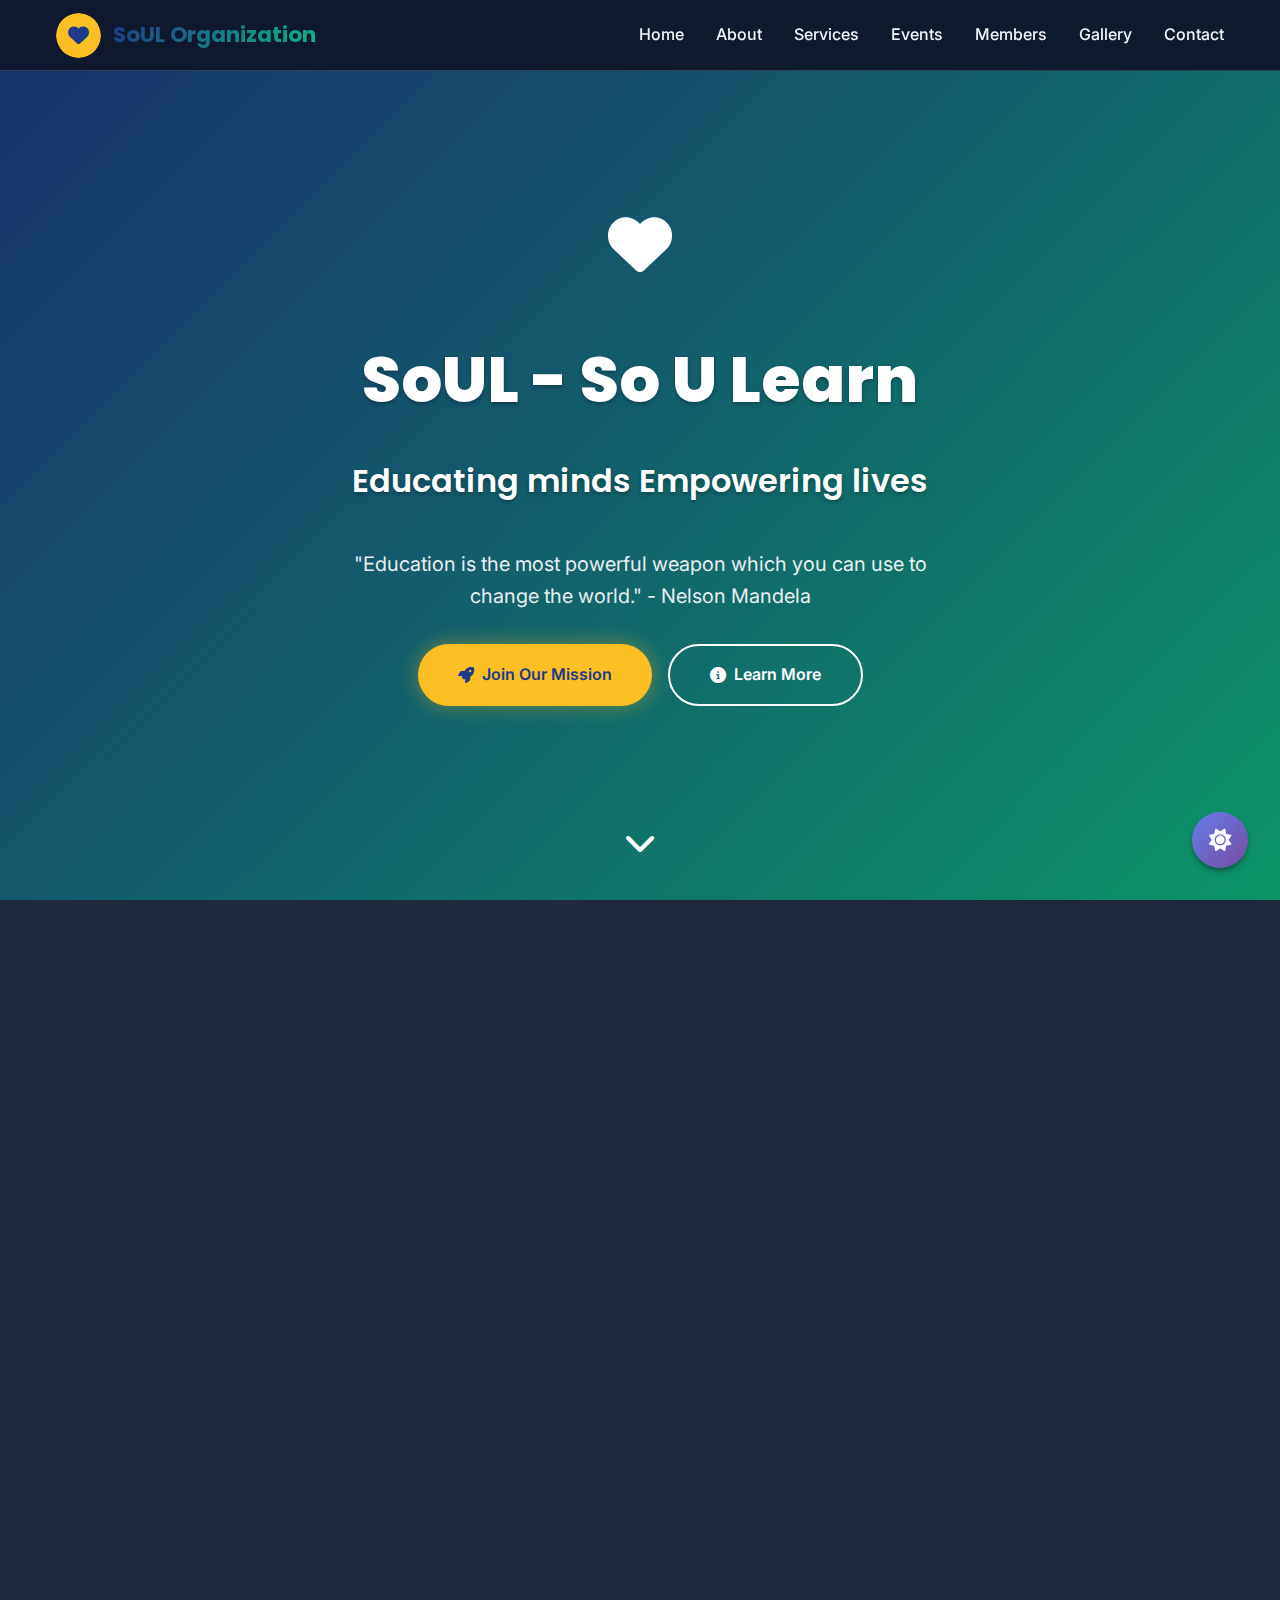
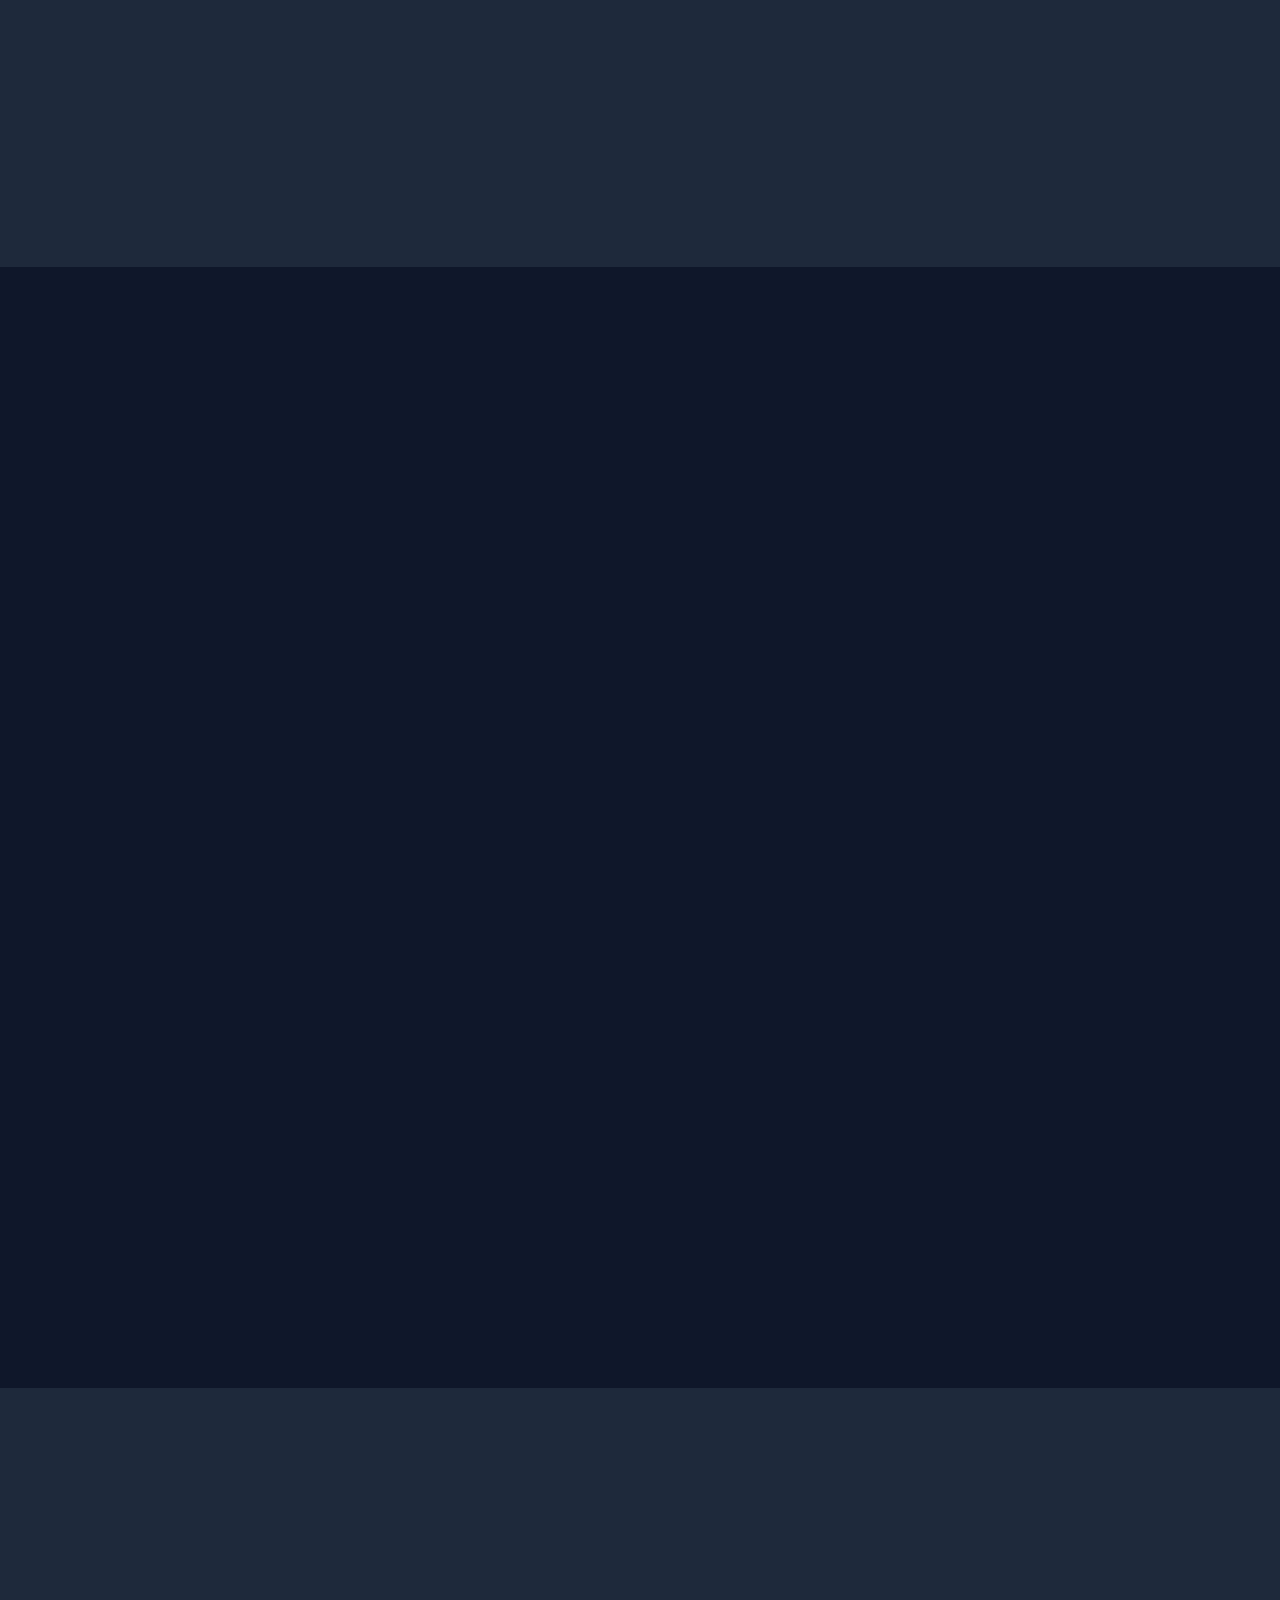
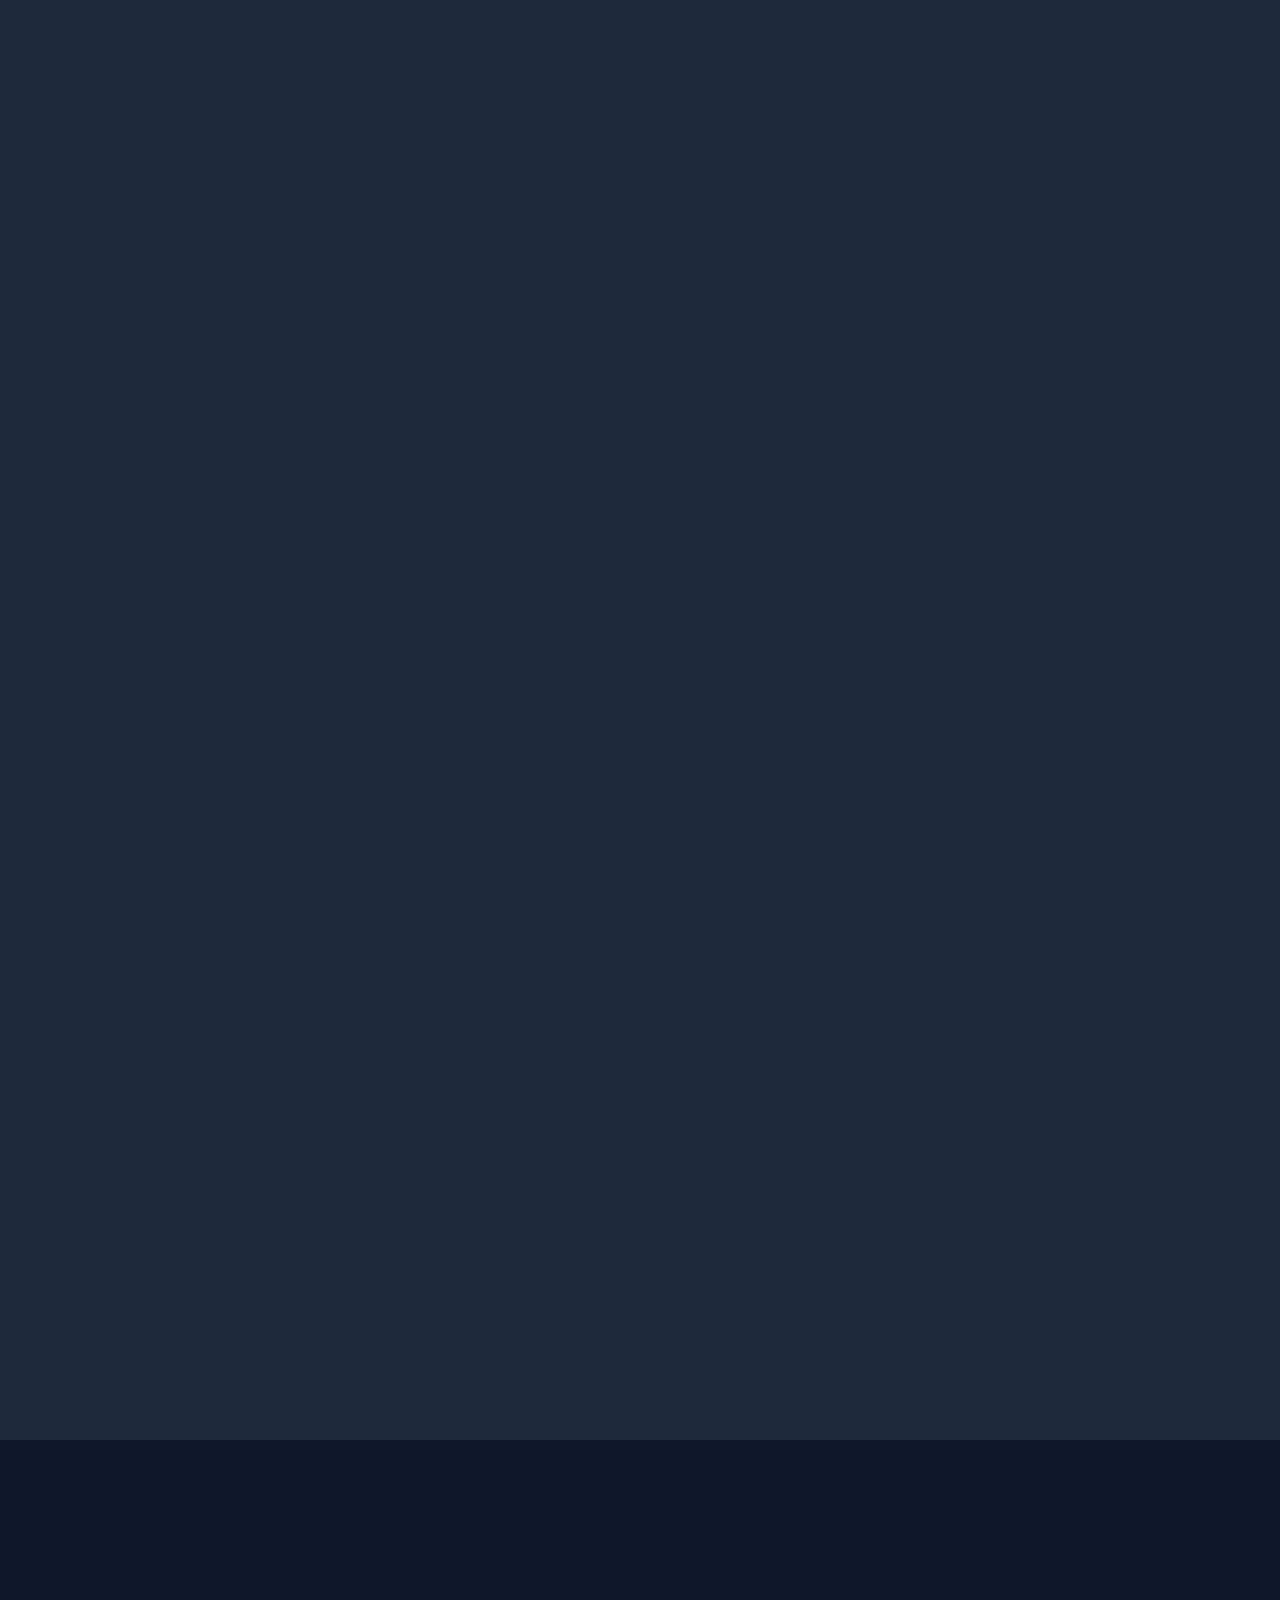
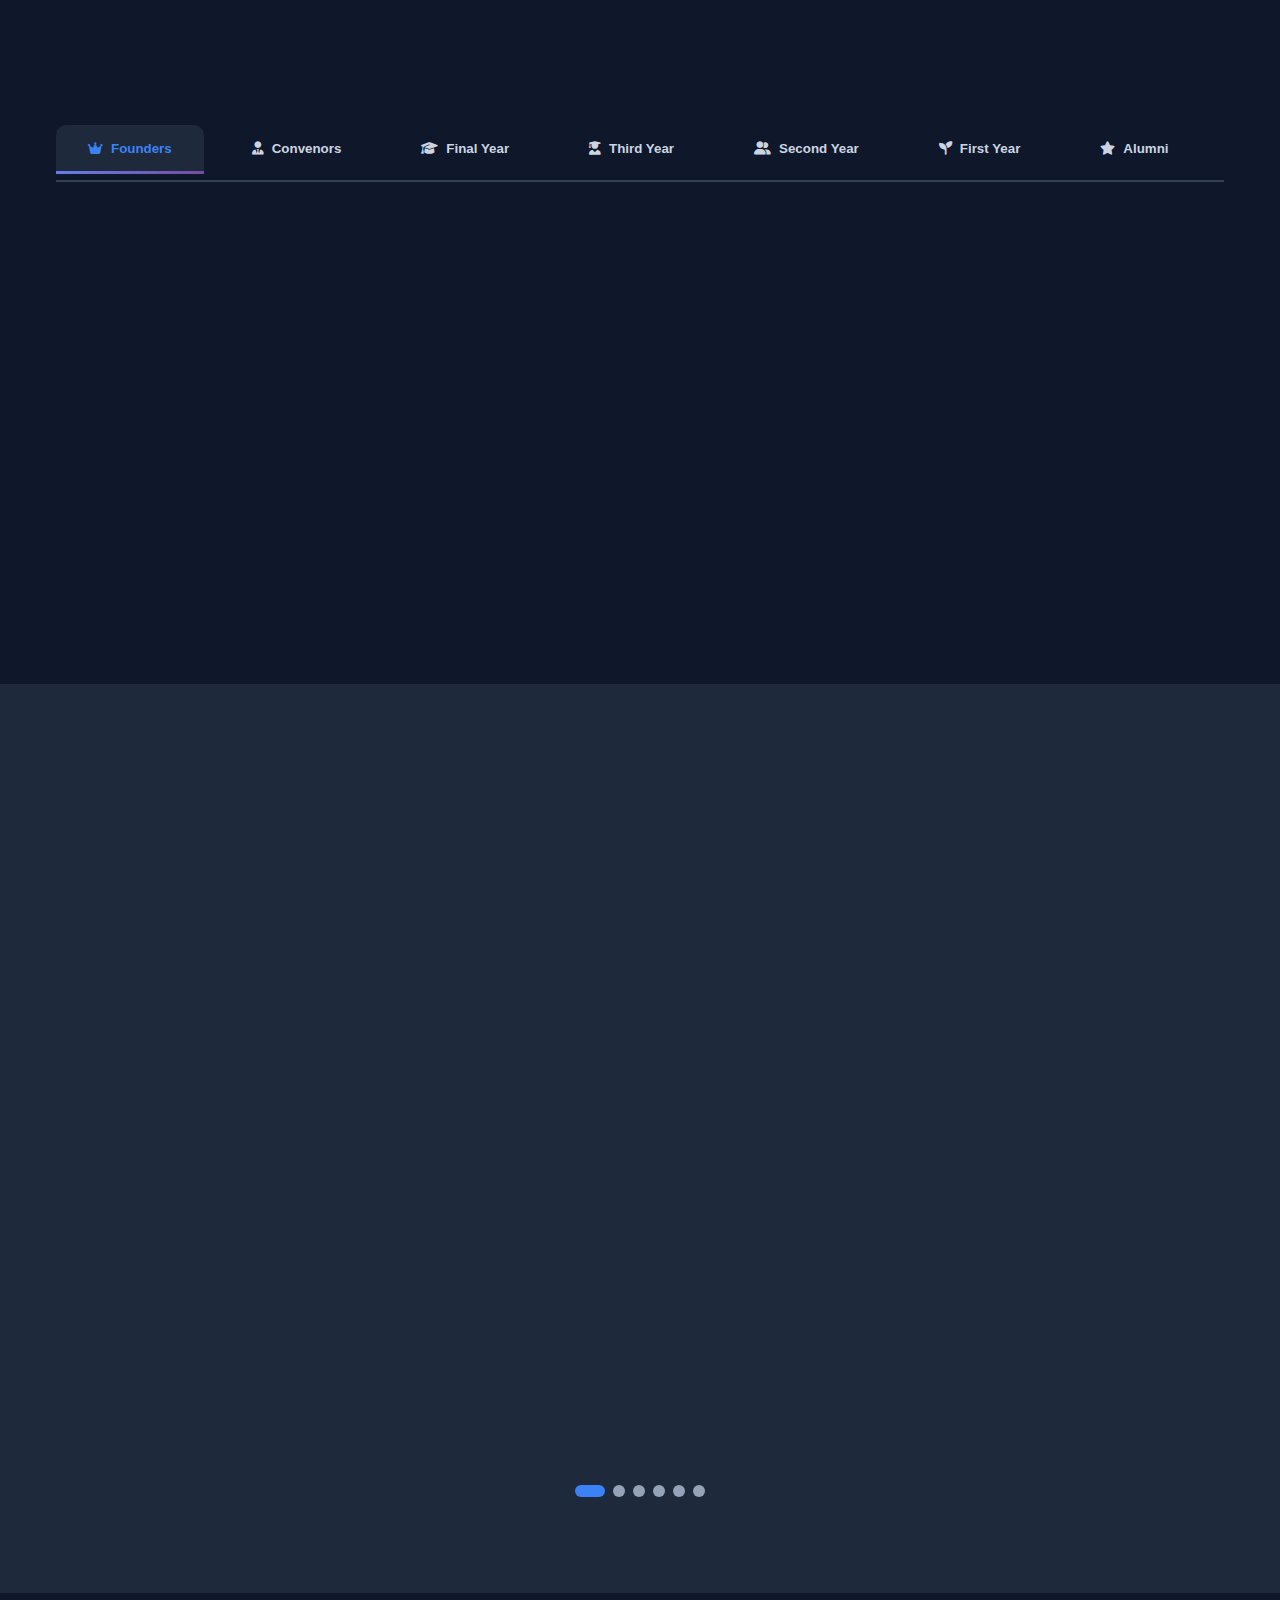
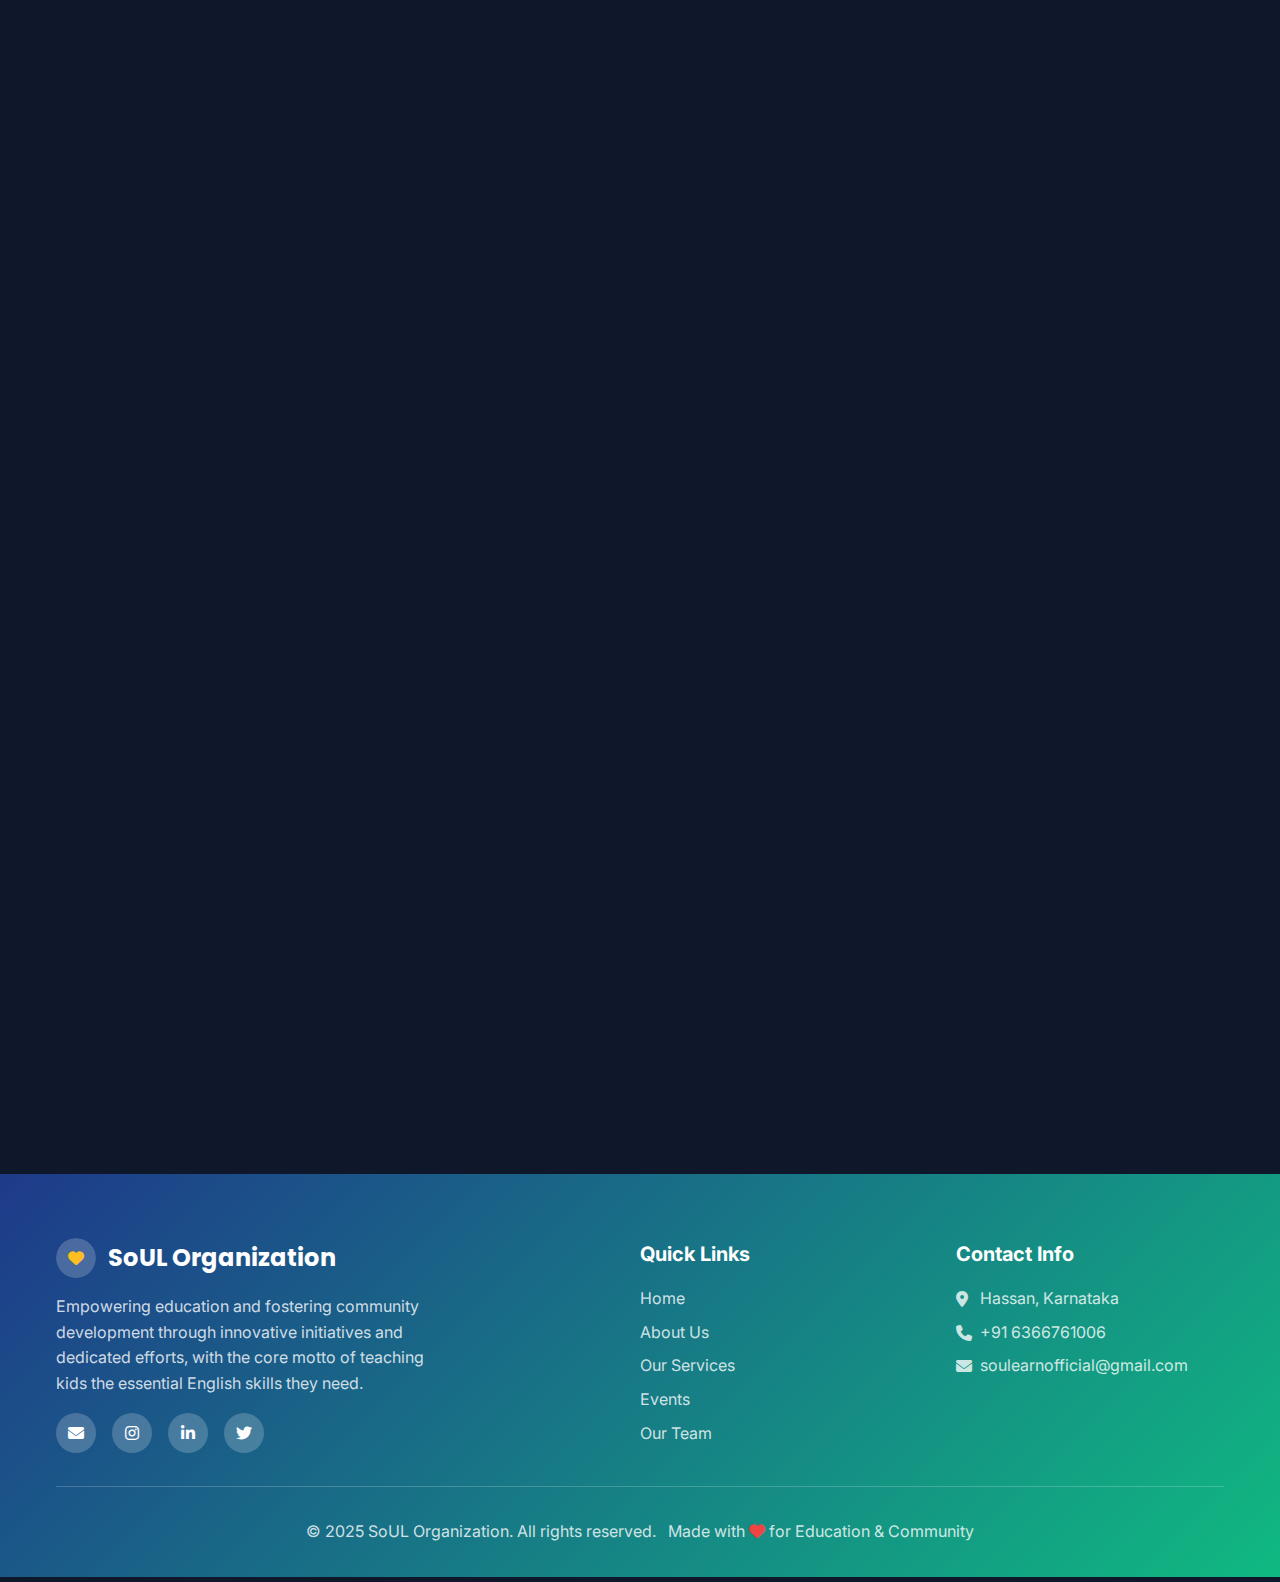
<file: hom.html>
<!DOCTYPE html>
<html lang="en">
<head>
    <meta charset="UTF-8">
    <meta name="viewport" content="width=device-width, initial-scale=1.0">
    <title>SoUL Organization - Empowering Education & Community</title>
    <link rel="preconnect" href="https://fonts.googleapis.com">
    <link rel="preconnect" href="https://fonts.gstatic.com" crossorigin>
    <link href="https://fonts.googleapis.com/css2?family=Poppins:wght@300;400;500;600;700;800&family=Inter:wght@300;400;500;600&display=swap" rel="stylesheet">
    <link rel="stylesheet" href="https://cdnjs.cloudflare.com/ajax/libs/font-awesome/6.4.0/css/all.min.css">
    
    <style>
        :root {
            /* Light theme - using warmer, softer tones instead of pure white */
            --soul-blue: #1E3A8A;
            --soul-green: #10B981;
            --soul-yellow: #FBBF24;
            --text-dark: #111827;
            --text-gray: #6B7280;
            --bg-light: #F9FAFB;
            --primary-color: #1E3A8A;
            --secondary-color: #10b981;
            --accent-color: #f59e0b;
            --bg-primary: #fdfdff;
            --bg-secondary: #f8fafc;
            --bg-tertiary: #e2e8f0;
            --text-primary: #1e293b;
            --text-secondary: #64748b;
            --text-muted: #94a3b8;
            --border-color: #e2e8f0;
            --card-bg: #ffffff;
            --card-shadow: 0 4px 6px -1px rgba(0, 0, 0, 0.1), 0 2px 4px -1px rgba(0, 0, 0, 0.06);
            --card-hover-shadow: 0 20px 25px -5px rgba(0, 0, 0, 0.1), 0 10px 10px -5px rgba(0, 0, 0, 0.04);
            --gradient-primary: linear-gradient(135deg, #667eea 0%, #764ba2 100%);
            --gradient-secondary: linear-gradient(135deg, #f093fb 0%, #f5576c 100%);
            --gradient-accent: linear-gradient(135deg, #4facfe 0%, #00f2fe 100%);
        }

        [data-theme="dark"] {
            --primary-color: #3B82F6;
            --secondary-color: #10B981;
            --accent-color: #FBBF24;
            --bg-primary: #0F172A;
            --bg-secondary: #1E293B;
            --bg-tertiary: #334155;
            --text-primary: #f1f5f9;
            --text-secondary: #cbd5e1;
            --text-muted: #94a3b8;
            --border-color: #334155;
            --card-bg: #1e293b;
            --card-shadow: 0 4px 6px -1px rgba(0, 0, 0, 0.3), 0 2px 4px -1px rgba(0, 0, 0, 0.2);
            --card-hover-shadow: 0 20px 25px -5px rgba(0, 0, 0, 0.4), 0 10px 10px -5px rgba(0, 0, 0, 0.2);
        }

        * {
            margin: 0;
            padding: 0;
            box-sizing: border-box;
        }

        body {
            font-family: 'Inter', sans-serif;
            line-height: 1.6;
            color: var(--text-primary);
            background: var(--bg-primary);
            overflow-x: hidden;
            transition: all 0.3s ease;
        }

        .font-poppins { 
            font-family: 'Poppins', sans-serif; 
        }
        
        html { 
            scroll-behavior: smooth;
        }

        .container {
            max-width: 1200px;
            margin: 0 auto;
            padding: 0 1rem;
        }

        /* Theme Toggle */
        .theme-toggle {
            position: fixed;
            bottom: 2rem;
            right: 2rem;
            width: 56px;
            height: 56px;
            border-radius: 50%;
            background: var(--gradient-primary);
            border: none;
            cursor: pointer;
            display: flex;
            align-items: center;
            justify-content: center;
            color: white;
            font-size: 1.4rem;
            z-index: 999;
            box-shadow: var(--card-shadow);
            transition: all 0.3s ease;
        }

        .theme-toggle:hover {
            transform: scale(1.1);
            box-shadow: var(--card-hover-shadow);
        }

        /* Navigation */
        .navbar {
            position: fixed;
            top: 0;
            width: 100%;
            background: rgba(253, 253, 255, 0.95);
            backdrop-filter: blur(20px);
            border-bottom: 1px solid var(--border-color);
            z-index: 1000;
            transition: all 0.3s ease;
        }

        [data-theme="dark"] .navbar {
            background: rgba(15, 23, 42, 0.95);
        }

        .nav-container {
            display: flex;
            justify-content: space-between;
            align-items: center;
            height: 70px;
        }

        .logo {
            display: flex;
            align-items: center;
            gap: 12px;
        }

        .logo-icon {
            width: 45px;
            height: 45px;
            border-radius: 50%;
            display: flex;
            align-items: center;
            justify-content: center;
            color: white;
            font-size: 1.3em;
            animation: float 3s ease-in-out infinite;
            overflow: hidden;
        }

        .logo-icon img {
            width: 100%;
            height: 100%;
            object-fit: cover;
            border-radius: 50%;
        }

        .logo-text {
            font-size: 1.35rem;
            font-weight: 700;
            background: linear-gradient(135deg, var(--soul-blue), var(--soul-green));
            -webkit-background-clip: text;
            -webkit-text-fill-color: transparent;
            background-clip: text;
        }

        .nav-menu {
            display: flex;
            list-style: none;
            gap: 2rem;
        }

        .nav-link {
            text-decoration: none;
            color: var(--text-primary);
            font-weight: 500;
            position: relative;
            transition: color 0.3s ease;
            padding: 0.5rem 0;
        }

        .nav-link::after {
            content: '';
            position: absolute;
            bottom: 0;
            left: 0;
            width: 0;
            height: 2px;
            background: var(--gradient-primary);
            transition: width 0.3s ease;
        }

        .nav-link:hover {
            color: var(--primary-color);
        }

        .nav-link:hover::after {
            width: 100%;
        }

        .mobile-menu-btn {
            display: none;
            background: none;
            border: none;
            font-size: 1.5rem;
            cursor: pointer;
            color: var(--text-primary);
            padding: 0.5rem;
        }

        .mobile-menu {
            display: none;
            position: absolute;
            top: 100%;
            left: 0;
            width: 100%;
            background: var(--bg-primary);
            box-shadow: var(--card-shadow);
            border-radius: 0 0 1rem 1rem;
        }

        .mobile-menu.active {
            display: block;
            animation: slideDown 0.3s ease;
        }

        .mobile-menu a {
            display: block;
            padding: 1rem 1.5rem;
            text-decoration: none;
            color: var(--text-primary);
            border-bottom: 1px solid var(--border-color);
            transition: all 0.3s ease;
        }

        .mobile-menu a:hover {
            background: var(--bg-secondary);
            color: var(--primary-color);
        }

        /* Hero Section */
        .hero {
            height: 100vh;
            display: flex;
            align-items: center;
            justify-content: center;
            background: linear-gradient(135deg, var(--soul-blue) 0%, var(--soul-green) 50%, var(--soul-yellow) 100%);
            animation: gradientShift 8s ease infinite;
            background-size: 200% 200%;
            position: relative;
            color: white;
            text-align: center;
            overflow: hidden;
        }

        .hero::before {
            content: '';
            position: absolute;
            top: 0;
            left: 0;
            right: 0;
            bottom: 0;
            background: rgba(0, 0, 0, 0.2);
            animation: backgroundMove 20s linear infinite;
        }

        .hero-content {
            position: relative;
            z-index: 10;
            max-width: 800px;
            padding: 2rem;
            animation: fadeInUp 1s ease;
        }

        .hero-icon {
            font-size: 4rem;
            margin-bottom: 2rem;
            animation: float 3s ease-in-out infinite;
        }

        .hero h1 {
            font-size: 4rem;
            font-weight: 800;
            margin-bottom: 1.5rem;
            font-family: 'Poppins', sans-serif;
            text-shadow: 0 2px 4px rgba(0, 0, 0, 0.3);
        }

        .hero h2 {
            font-size: 2rem;
            font-weight: 600;
            margin-bottom: 1rem;
            font-family: 'Poppins', sans-serif;
            text-shadow: 0 2px 4px rgba(0, 0, 0, 0.3);
        }

        .hero p {
            font-size: 1.25rem;
            margin-bottom: 2rem;
            opacity: 0.9;
            max-width: 600px;
            margin-left: auto;
            margin-right: auto;
        }

        .cta-buttons {
            display: flex;
            gap: 1rem;
            justify-content: center;
            flex-wrap: wrap;
        }

        .btn {
            padding: 1rem 2.5rem;
            border-radius: 50px;
            font-weight: 600;
            text-decoration: none;
            transition: all 0.3s ease;
            cursor: pointer;
            border: none;
            font-size: 1rem;
            position: relative;
            overflow: hidden;
            display: inline-flex;
            align-items: center;
            gap: 0.5rem;
        }

        .btn-primary {
            background: var(--soul-yellow);
            color: var(--soul-blue);
            box-shadow: 0 0 20px rgba(251, 191, 36, 0.4);
            animation: pulseGlow 2s infinite;
        }

        .btn-primary:hover {
            background: #f59e0b;
            transform: translateY(-3px);
            box-shadow: 0 10px 20px rgba(0, 0, 0, 0.2);
        }

        .btn-secondary {
            background: transparent;
            color: white;
            border: 2px solid white;
        }

        .btn-secondary:hover {
            background: white;
            color: var(--primary-color);
            transform: translateY(-3px);
        }

        .scroll-indicator {
            position: absolute;
            bottom: 2rem;
            left: 50%;
            transform: translateX(-50%);
            color: white;
            font-size: 2rem;
            animation: bounce 2s infinite;
            cursor: pointer;
        }

        /* Sections */
        .section {
            padding: 6rem 0;
            background: var(--bg-primary);
            transition: background 0.3s ease;
        }

        .section:nth-child(even) {
            background: var(--bg-secondary);
        }

        .section-title {
            text-align: center;
            margin-bottom: 4rem;
        }

        .section-title h2 {
            font-size: 3rem;
            font-weight: 700;
            background: linear-gradient(135deg, var(--soul-blue), var(--soul-green));
            -webkit-background-clip: text;
            -webkit-text-fill-color: transparent;
            background-clip: text;
            margin-bottom: 1rem;
            font-family: 'Poppins', sans-serif;
        }

        .section-title p {
            font-size: 1.25rem;
            color: var(--text-secondary);
            max-width: 600px;
            margin: 0 auto;
        }

        /* Cards */
        .card {
            background: var(--card-bg);
            border-radius: 20px;
            padding: 2rem;
            box-shadow: var(--card-shadow);
            transition: all 0.3s ease;
            border: 1px solid var(--border-color);
            position: relative;
            overflow: hidden;
        }

        .card::before {
            content: '';
            position: absolute;
            top: 0;
            left: 0;
            right: 0;
            height: 4px;
            background: linear-gradient(135deg, var(--soul-blue), var(--soul-green));
            transform: translateX(-100%);
            transition: transform 0.3s ease;
        }

        .card:hover::before {
            transform: translateX(0);
        }

        .card:hover {
            transform: translateY(-10px);
            box-shadow: var(--card-hover-shadow);
        }

        /* Services Cards */
        .services-grid {
            display: grid;
            grid-template-columns: repeat(auto-fit, minmax(300px, 1fr));
            gap: 2rem;
        }

        .service-card {
            background: var(--card-bg);
            border-radius: 20px;
            padding: 2rem;
            box-shadow: var(--card-shadow);
            transition: all 0.3s ease;
            cursor: pointer;
            position: relative;
            overflow: hidden;
            border: 1px solid var(--border-color);
        }

        .service-card::before {
            content: '';
            position: absolute;
            top: 0;
            left: 0;
            right: 0;
            height: 4px;
            background: var(--gradient-primary);
            transform: translateX(-100%);
            transition: transform 0.3s ease;
        }

        .service-card:hover::before {
            transform: translateX(0);
        }

        .service-card:hover {
            transform: translateY(-10px) scale(1.02);
            box-shadow: var(--card-hover-shadow);
        }

        .service-icon {
            width: 70px;
            height: 70px;
            border-radius: 20px;
            display: flex;
            align-items: center;
            justify-content: center;
            margin-bottom: 1.5rem;
            color: white;
            font-size: 1.5rem;
            background: var(--gradient-primary);
        }

        .service-title {
            font-size: 1.25rem;
            font-weight: 700;
            margin-bottom: 0.75rem;
            color: var(--text-primary);
        }

        .service-description {
            color: var(--text-secondary);
            font-size: 0.9rem;
            line-height: 1.6;
            margin-bottom: 1rem;
        }

        .service-link {
            color: var(--primary-color);
            font-weight: 600;
            text-decoration: none;
            display: inline-flex;
            align-items: center;
            gap: 0.5rem;
            transition: all 0.3s ease;
        }

        .service-link:hover {
            gap: 1rem;
        }

        /* Member Cards */
        .members-grid {
            display: grid;
            grid-template-columns: repeat(auto-fit, minmax(250px, 1fr));
            gap: 2rem;
        }

        .member-card {
            background: var(--card-bg);
            border-radius: 20px;
            padding: 1.5rem;
            text-align: center;
            box-shadow: var(--card-shadow);
            transition: all 0.3s ease;
            cursor: pointer;
            border: 1px solid var(--border-color);
            position: relative;
            overflow: hidden;
        }

        .member-card::before {
            content: '';
            position: absolute;
            top: 0;
            left: 0;
            right: 0;
            height: 3px;
            background: var(--gradient-primary);
            transform: translateX(-100%);
            transition: transform 0.3s ease;
        }

        .member-card:hover::before {
            transform: translateX(0);
        }

        .member-card:hover {
            transform: translateY(-10px);
            box-shadow: var(--card-hover-shadow);
        }

        .member-photo-placeholder {
            width: 120px;
            height: 120px;
            border-radius: 50%;
            background: var(--bg-tertiary);
            margin: 0 auto 1rem;
            display: flex;
            align-items: center;
            justify-content: center;
            font-size: 3rem;
            color: var(--text-muted);
            border: 4px solid var(--border-color);
            transition: all 0.3s ease;
            overflow: hidden;
        }

        .member-photo-placeholder img {
            width: 100%;
            height: 100%;
            object-fit: cover;
            border-radius: 50%;
        }

        .member-card:hover .member-photo-placeholder {
            border-color: var(--primary-color);
            transform: scale(1.05);
        }

        .member-name {
            font-size: 1.1rem;
            font-weight: 700;
            color: var(--text-primary);
            margin-bottom: 0.5rem;
        }

        .member-position {
            font-size: 0.9rem;
            color: var(--primary-color);
            font-weight: 600;
            margin-bottom: 0.5rem;
        }

        .member-branch {
            font-size: 0.85rem;
            color: var(--text-secondary);
            margin-bottom: 1rem;
        }

        .member-social {
            display: flex;
            justify-content: center;
            gap: 0.75rem;
        }

        .member-social a {
            width: 35px;
            height: 35px;
            border-radius: 50%;
            background: var(--bg-tertiary);
            display: flex;
            align-items: center;
            justify-content: center;
            color: var(--text-secondary);
            transition: all 0.3s ease;
            text-decoration: none;
        }

        .member-social a:hover {
            background: var(--gradient-primary);
            color: white;
            transform: scale(1.1);
        }

        /* Modal */
        .modal {
            display: none;
            position: fixed;
            top: 0;
            left: 0;
            width: 100%;
            height: 100%;
            background: rgba(0, 0, 0, 0.8);
            z-index: 2000;
            align-items: center;
            justify-content: center;
            opacity: 0;
            transition: opacity 0.3s ease;
            backdrop-filter: blur(10px);
        }

        .modal.active {
            display: flex;
            opacity: 1;
        }

        .modal-content {
            background: var(--card-bg);
            border-radius: 20px;
            padding: 2.5rem;
            max-width: 600px;
            width: 90%;
            max-height: 80vh;
            overflow-y: auto;
            position: relative;
            animation: slideUp 0.3s ease;
            border: 1px solid var(--border-color);
        }

        .modal-close {
            position: absolute;
            top: 1rem;
            right: 1rem;
            background: var(--bg-tertiary);
            border: none;
            font-size: 1.5rem;
            cursor: pointer;
            color: var(--text-primary);
            width: 40px;
            height: 40px;
            border-radius: 50%;
            display: flex;
            align-items: center;
            justify-content: center;
            transition: all 0.3s ease;
        }

        .modal-close:hover {
            background: var(--primary-color);
            color: white;
            transform: rotate(90deg);
        }

        .modal-header {
            margin-bottom: 1.5rem;
        }

        .modal-icon {
            width: 80px;
            height: 80px;
            border-radius: 20px;
            display: flex;
            align-items: center;
            justify-content: center;
            margin-bottom: 1rem;
            color: white;
            font-size: 2rem;
            background: var(--gradient-primary);
        }

        .modal-title {
            font-size: 1.75rem;
            font-weight: 700;
            color: var(--text-primary);
            margin-bottom: 1rem;
        }

        .modal-text {
            color: var(--text-secondary);
            line-height: 1.7;
            font-size: 1rem;
            white-space: pre-line;
        }

        /* Gallery Carousel */
        .gallery-carousel {
            position: relative;
            max-width: 100%;
            margin: 0 auto;
            overflow: hidden;
            border-radius: 20px;
            box-shadow: var(--card-shadow);
        }

        .gallery-track {
            display: flex;
            transition: transform 0.5s ease;
        }

        .gallery-slide {
            min-width: 100%;
            position: relative;
        }

        .gallery-slide img {
            width: 100%;
            height: 500px;
            object-fit: cover;
            border-radius: 20px;
        }

        .gallery-nav {
            position: absolute;
            top: 50%;
            transform: translateY(-50%);
            background: rgba(255, 255, 255, 0.9);
            border: none;
            width: 50px;
            height: 50px;
            border-radius: 50%;
            display: flex;
            align-items: center;
            justify-content: center;
            cursor: pointer;
            transition: all 0.3s ease;
            font-size: 1.2rem;
            color: var(--primary-color);
            z-index: 10;
        }

        [data-theme="dark"] .gallery-nav {
            background: rgba(30, 41, 59, 0.9);
            color: var(--primary-color);
        }

        .gallery-nav:hover {
            background: var(--primary-color);
            color: white;
            transform: translateY(-50%) scale(1.1);
        }

        .gallery-prev {
            left: 1rem;
        }

        .gallery-next {
            right: 1rem;
        }

        .gallery-dots {
            display: flex;
            justify-content: center;
            gap: 0.5rem;
            margin-top: 1rem;
        }

        .gallery-dot {
            width: 12px;
            height: 12px;
            border-radius: 50%;
            background: var(--text-muted);
            border: none;
            cursor: pointer;
            transition: all 0.3s ease;
        }

        .gallery-dot.active {
            background: var(--primary-color);
            width: 30px;
            border-radius: 6px;
        }

        /* Tabs */
        .tabs-container {
            margin-bottom: 3rem;
        }

        .tabs-nav {
            display: flex;
            gap: 1rem;
            border-bottom: 2px solid var(--border-color);
            margin-bottom: 2rem;
            overflow-x: auto;
            padding-bottom: 0.5rem;
        }

        .tab-btn {
            padding: 1rem 2rem;
            background: none;
            border: none;
            color: var(--text-secondary);
            font-weight: 600;
            cursor: pointer;
            position: relative;
            transition: all 0.3s ease;
            white-space: nowrap;
            border-radius: 10px 10px 0 0;
            display: flex;
            align-items: center;
            gap: 0.5rem;
        }

        .tab-btn.active {
            color: var(--primary-color);
            background: var(--bg-secondary);
        }

        .tab-btn::after {
            content: '';
            position: absolute;
            bottom: -2px;
            left: 0;
            right: 0;
            height: 3px;
            background: var(--gradient-primary);
            transform: scaleX(0);
            transition: transform 0.3s ease;
        }

        .tab-btn.active::after {
            transform: scaleX(1);
        }

        .tab-btn:hover {
            color: var(--primary-color);
            background: var(--bg-tertiary);
        }

        .tab-content {
            display: none;
            animation: fadeIn 0.5s ease;
        }

        .tab-content.active {
            display: block;
        }

        /* Stats Cards */
        .stats-grid {
            display: grid;
            grid-template-columns: repeat(auto-fit, minmax(200px, 1fr));
            gap: 2rem;
            margin: 3rem 0;
        }

        .stat-card {
            background: var(--card-bg);
            border-radius: 20px;
            padding: 2rem;
            text-align: center;
            box-shadow: var(--card-shadow);
            position: relative;
            overflow: hidden;
            border: 1px solid var(--border-color);
            transition: all 0.3s ease;
        }

        .stat-card::before {
            content: '';
            position: absolute;
            top: 0;
            left: 0;
            right: 0;
            height: 4px;
            background: linear-gradient(135deg, var(--soul-blue), var(--soul-green));
        }

        .stat-card:hover {
            transform: translateY(-5px);
            box-shadow: var(--card-hover-shadow);
        }

        .stat-number {
            font-size: 2.5rem;
            font-weight: 700;
            background: linear-gradient(135deg, var(--soul-blue), var(--soul-green));
            -webkit-background-clip: text;
            -webkit-text-fill-color: transparent;
            background-clip: text;
        }

        .stat-label {
            font-size: 1rem;
            color: var(--text-secondary);
            margin-top: 0.5rem;
        }

        /* Contact Form */
        .contact-grid {
            display: grid;
            grid-template-columns: 1fr 1fr;
            gap: 3rem;
            align-items: start;
        }

        .contact-form {
            background: var(--card-bg);
            border-radius: 20px;
            padding: 2.5rem;
            box-shadow: var(--card-shadow);
            border: 1px solid var(--border-color);
        }

        .form-group {
            margin-bottom: 1.5rem;
        }

        .form-group label {
            display: block;
            margin-bottom: 0.5rem;
            font-weight: 600;
            color: var(--text-primary);
        }

        .form-group input,
        .form-group textarea {
            width: 100%;
            padding: 1rem;
            border: 2px solid var(--border-color);
            border-radius: 10px;
            font-size: 1rem;
            background: var(--bg-primary);
            color: var(--text-primary);
            transition: all 0.3s ease;
        }

        .form-group input:focus,
        .form-group textarea:focus {
            outline: none;
            border-color: var(--soul-blue);
            box-shadow: 0 0 0 3px rgba(30, 58, 138, 0.1);
        }
        
        .social-footer {
            display: flex;
            gap: 1rem;
            margin-top: 2rem;
            padding-top: 2rem;
            border-top: 1px solid var(--border-color);
        }

        .social-icon {
            width: 40px;
            height: 40px;
            border-radius: 50%;
            display: flex;
            align-items: center;
            justify-content: center;
            color: white;
            text-decoration: none;
            transition: transform 0.3s ease;
        }

        .social-icon:hover {
            transform: scale(1.1);
        }

        .social-icon.facebook { background: #1877f2; }
        .social-icon.instagram { background: linear-gradient(45deg, #f09433, #e6683c, #dc2743, #cc2366, #bc1888); }
        .social-icon.linkedin { background: #0077b5; }
        .social-icon.twitter { background: #1da1f2; }

        /* Footer */
        .footer {
            background: linear-gradient(135deg, var(--soul-blue), var(--soul-green));
            color: #ffffff;
            padding: 4rem 0 2rem;
            margin-top: 5rem;
        }

        .footer-content {
            display: grid;
            grid-template-columns: 2fr 1fr 1fr;
            gap: 3rem;
            margin-bottom: 2rem;
        }

        .footer-logo {
            display: flex;
            align-items: center;
            gap: 12px;
            margin-bottom: 1rem;
        }

        .footer-logo-icon {
            width: 40px;
            height: 40px;
            border-radius: 50%;
            display: flex;
            align-items: center;
            justify-content: center;
            color: var(--soul-blue);
            overflow: hidden;
        }

        .footer-logo-icon img {
            width: 100%;
            height: 100%;
            object-fit: cover;
            border-radius: 50%;
        }

        .footer-links {
            list-style: none;
        }

        .footer-links li {
            margin-bottom: 0.5rem;
        }

        .footer-links a {
            color: rgba(255, 255, 255, 0.8);
            text-decoration: none;
            transition: color 0.3s ease;
        }

        .footer-links a:hover {
            color: white;
        }

        .footer-bottom {
            border-top: 1px solid rgba(255, 255, 255, 0.2);
            padding-top: 2rem;
            text-align: center;
            color: rgba(255, 255, 255, 0.8);
        }

        .footer-socials {
            display: flex;
            gap: 1rem;
            margin-top: 1rem;
        }

        .footer-social-icon {
            width: 40px;
            height: 40px;
            border-radius: 50%;
            background: rgba(255, 255, 255, 0.2);
            display: flex;
            align-items: center;
            justify-content: center;
            color: white;
            text-decoration: none;
            transition: all 0.3s ease;
        }

        .footer-social-icon:hover {
            background: rgba(255, 255, 255, 0.3);
            transform: scale(1.1);
        }

        /* Animations */
        @keyframes float {
            0%, 100% { transform: translateY(0px); }
            50% { transform: translateY(-20px); }
        }

        @keyframes bounce {
            0%, 20%, 50%, 80%, 100% { transform: translateY(0) translateX(-50%); }
            40% { transform: translateY(-30px) translateX(-50%); }
            60% { transform: translateY(-15px) translateX(-50%); }
        }

        @keyframes fadeInUp {
            from {
                opacity: 0;
                transform: translateY(50px);
            }
            to {
                opacity: 1;
                transform: translateY(0);
            }
        }

        @keyframes fadeIn {
            from {
                opacity: 0;
                transform: translateY(20px);
            }
            to {
                opacity: 1;
                transform: translateY(0);
            }
        }

        @keyframes slideUp {
            from {
                transform: translateY(50px);
                opacity: 0;
            }
            to {
                transform: translateY(0);
                opacity: 1;
            }
        }

        @keyframes slideDown {
            from {
                transform: translateY(-10px);
                opacity: 0;
            }
            to {
                transform: translateY(0);
                opacity: 1;
            }
        }

        @keyframes gradientShift {
            0% { 
                background-position: 0% 50%; 
            }
            25% { 
                background-position: 100% 50%; 
            }
            50% { 
                background-position: 100% 100%; 
            }
            75% { 
                background-position: 0% 100%; 
            }
            100% { 
                background-position: 0% 50%; 
            }
        }

        @keyframes backgroundMove {
            0% { background-position: 0% 50%; }
            50% { background-position: 100% 50%; }
            100% { background-position: 0% 50%; }
        }

        @keyframes pulseGlow {
            0%, 100% {
                box-shadow: 0 0 20px rgba(251, 191, 36, 0.4);
            }
            50% {
                box-shadow: 0 0 30px rgba(251, 191, 36, 0.6);
            }
        }

        .fade-in {
            opacity: 0;
            transform: translateY(30px);
            transition: all 0.6s ease;
        }

        .fade-in.appear {
            opacity: 1;
            transform: translateY(0);
        }

        /* Responsive Design */
        @media (max-width: 768px) {
            .mobile-menu-btn {
                display: block;
            }

            .nav-menu {
                display: none;
            }

            .hero h1 {
                font-size: 2.5rem;
            }

            .hero h2 {
                font-size: 1.5rem;
            }

            .hero p {
                font-size: 1rem;
            }

            .section-title h2 {
                font-size: 2rem;
            }

            .contact-grid {
                grid-template-columns: 1fr;
            }

            .tabs-nav {
                flex-wrap: nowrap;
                overflow-x: auto;
                -webkit-overflow-scrolling: touch;
            }

            .gallery-slide img {
                height: 300px;
            }

            .cta-buttons {
                flex-direction: column;
                align-items: center;
            }

            .services-grid {
                grid-template-columns: 1fr;
            }

            .members-grid {
                grid-template-columns: repeat(auto-fit, minmax(250px, 1fr));
            }

            .stats-grid {
                grid-template-columns: repeat(2, 1fr);
            }

            .footer-content {
                grid-template-columns: 1fr;
                gap: 2rem;
                text-align: center;
            }
        }

        @media (max-width: 480px) {
            .hero h1 {
                font-size: 2rem;
            }

            .hero h2 {
                font-size: 1.25rem;
            }

            .section {
                padding: 3rem 0;
            }

            .modal-content {
                padding: 1.5rem;
                margin: 1rem;
            }

            .stats-grid {
                grid-template-columns: 1fr;
            }

            .members-grid {
                grid-template-columns: 1fr;
            }

            .container {
                padding: 0 0.75rem;
            }

            .tab-btn {
                padding: 0.75rem 1rem;
                font-size: 0.9rem;
            }

            .service-card {
                padding: 1.5rem;
            }
        }
    </style>
</head>
<body>
    <!-- Theme Toggle Button -->
    <button class="theme-toggle" id="theme-toggle">
        <i class="fas fa-moon" id="theme-icon"></i>
    </button>

    <!-- Navigation -->
    <nav class="navbar">
        <div class="container nav-container">
            <div class="logo">
                <div class="logo-icon">
                    <i class="fas fa-heart" style="color: var(--soul-blue); background: var(--soul-yellow); border-radius: 50%; width: 100%; height: 100%; display: flex; align-items: center; justify-content: center;"></i>
                </div>
                <span class="logo-text font-poppins">SoUL Organization</span>
            </div>

            <ul class="nav-menu">
                <li><a href="#home" class="nav-link">Home</a></li>
                <li><a href="#about" class="nav-link">About</a></li>
                <li><a href="#services" class="nav-link">Services</a></li>
                <li><a href="#events" class="nav-link">Events</a></li>
                <li><a href="#members" class="nav-link">Members</a></li>
                <li><a href="#gallery" class="nav-link">Gallery</a></li>
                <li><a href="#contact" class="nav-link">Contact</a></li>
            </ul>

            <button class="mobile-menu-btn" id="mobile-menu-btn">
                <i class="fas fa-bars"></i>
            </button>
        </div>

        <div class="mobile-menu" id="mobile-menu">
            <a href="#home">Home</a>
            <a href="#about">About</a>
            <a href="#services">Services</a>
            <a href="#events">Events</a>
            <a href="#members">Members</a>
            <a href="#gallery">Gallery</a>
            <a href="#contact">Contact</a>
        </div>
    </nav>

    <!-- Hero Section -->
    <section id="home" class="hero">
        <div class="hero-content">
            <div class="hero-icon">
                <i class="fas fa-heart"></i>
            </div>
            <h1 class="font-poppins">SoUL - So U Learn</h1>
            <h2 class="font-poppins">Educating minds Empowering lives</h2>
            <br>
            <p>"Education is the most powerful weapon which you can use to change the world." - Nelson Mandela</p>
            <div class="cta-buttons">
                <a href="#contact" class="btn btn-primary">
                    <i class="fas fa-rocket"></i>
                    Join Our Mission
                </a>
                <a href="#about" class="btn btn-secondary">
                    <i class="fas fa-info-circle"></i>
                    Learn More
                </a>
            </div>
        </div>
        <div class="scroll-indicator" onclick="document.getElementById('about').scrollIntoView({behavior: 'smooth'})">
            <i class="fas fa-chevron-down"></i>
        </div>
    </section>

    <!-- About Section -->
    <section id="about" class="section">
        <div class="container">
            <div class="section-title fade-in">
                <h2 class="font-poppins">About SoUL Organization</h2>
                <p>SoUL is a voluntary student organization which was formed by a group of students on 9th February 2014 with the tagline: "Educating minds, Empowering lives".</p>
            </div>

            <div class="stats-grid fade-in">
                <div class="stat-card">
                    <div class="stat-number" data-count="2014">2014</div>
                    <div class="stat-label">Founded</div>
                </div>
                <div class="stat-card">
                    <div class="stat-number" data-count="500">500+</div>
                    <div class="stat-label">Students Impacted</div>
                </div>
                <div class="stat-card">
                    <div class="stat-number" data-count="30">30+</div>
                    <div class="stat-label">Current Volunteers</div>
                </div>
                <div class="stat-card">
                    <div class="stat-number" data-count="200">200+</div>
                    <div class="stat-label">Alumni Network</div>
                </div>
            </div>

            <div class="fade-in" style="text-align: center; margin-top: 3rem;">
                <div class="card" style="max-width: 800px; margin: 0 auto;">
                    <h3 style="font-size: 1.5rem; font-weight: 700; margin-bottom: 1rem; color: var(--text-primary);">Our Mission</h3>
                    <div style="color: var(--text-secondary); line-height: 1.8; font-size: 1.1rem;">
                        <ul style="list-style-type: none; padding-left: 0; text-align: left;">
                            <li style="margin-bottom: 1rem; display: flex; align-items: flex-start; gap: 1rem;">
                                <i class="fas fa-seedling" style="color: var(--soul-green); margin-top: 0.25rem; font-size: 1.2rem;"></i>
                                <span>To recognize and nurture talents of the young in need.</span>
                            </li>
                            <li style="margin-bottom: 1rem; display: flex; align-items: flex-start; gap: 1rem;">
                                <i class="fas fa-compass" style="color: var(--soul-blue); margin-top: 0.25rem; font-size: 1.2rem;"></i>
                                <span>To make them feel that they are in the right path to reach their goals.</span>
                            </li>
                            <li style="margin-bottom: 1rem; display: flex; align-items: flex-start; gap: 1rem;">
                                <i class="fas fa-globe" style="color: var(--soul-yellow); margin-top: 0.25rem; font-size: 1.2rem;"></i>
                                <span>Provide English education to survive in this competitive corporate world.</span>
                            </li>
                            <li style="margin-bottom: 1rem; display: flex; align-items: flex-start; gap: 1rem;">
                                <i class="fas fa-smile" style="color: var(--soul-green); margin-top: 0.25rem; font-size: 1.2rem;"></i>
                                <span>To create moments of happiness and bring smiles on young and old faces.</span>
                            </li>
                        </ul>
                    </div>
                </div>
            </div>
        </div>
    </section>

    <!-- Services Section -->
    <section id="services" class="section">
        <div class="container">
            <div class="section-title fade-in">
                <h2 class="font-poppins">What We Do</h2>
                <p>Discover our impactful initiatives and click on any service to learn more</p>
            </div>

            <div class="services-grid">
                <div class="service-card fade-in" onclick="openServiceModal('SoUL Sessions', 'As the main aim of SoUL is to nurture the kids with knowledge, morals and confidence.\n\nWe conduct sessions every Sunday.\n\nIn sessions we teach them English to improve their vocabulary.\n\nVolunteers will teach children from 1st to 10th as per the pre-scheduled timetable and narrate them a moral story and an activity will be conducted.', 'fa-solid fa-school')">
                    <div class="service-icon">
                        <i class="fa-solid fa-school"></i>
                    </div>
                    <h3 class="service-title">SoUL Sessions</h3>
                    <p class="service-description">Weekly sessions focused on holistic development, including academics, life skills, and emotional well-being.</p>
                    <a href="#" class="service-link">
                        Learn More <i class="fas fa-arrow-right"></i>
                    </a>
                </div>

                <div class="service-card fade-in" onclick="openServiceModal('Reflections', 'Reflections is one of the events organised by one of the Club of MCE, more like an inter-school competition.\n\nWe the volunteers, prepare the Balmandir kids to participate in various events just like other kids from any other private institutions.\n\nThis helps our children to represent themselves in the competitive world right from their childhood.', 'fa-solid fa-palette')">
                    <div class="service-icon" style="background: linear-gradient(135deg, #ef4444 0%, #dc2626 100%);">
                        <i class="fa-solid fa-palette"></i>
                    </div>
                    <h3 class="service-title">Reflections</h3>
                    <p class="service-description">An inter-school competition that prepares Balmandir kids to represent themselves confidently.</p>
                    <a href="#" class="service-link">
                        Learn More <i class="fas fa-arrow-right"></i>
                    </a>
                </div>

                <div class="service-card fade-in" onclick="openServiceModal('Fund Raising', 'Since SoUL is a non-governmental organisation, we don\'t get any funds to organise things.\n\nHence, we the volunteers raise the funds so that we get amount for the expenditure of Balmandir kids, SoUL Day and other events of the whole academic year.\n\nFund raising will be done at Malnad College Of Engineering. Food drive is the source where we get our funds raised.', 'fas fa-utensils')">
                    <div class="service-icon">
                        <i class="fas fa-utensils"></i>
                    </div>
                    <h3 class="service-title">Fund Raising</h3>
                    <p class="service-description">Since SoUL is a non-governmental organisation, Fund raising will be done at MCE. Food drive is the source where we get our funds raised.</p>
                    <a href="#" class="service-link">
                        Learn More <i class="fas fa-arrow-right"></i>
                    </a>
                </div>

                <div class="service-card fade-in" onclick="openServiceModal('Cloth Drive', 'Happiness reflects when we shower the love and care to the needed, so we the members of SoUL gave a warmth hug to the shivering soul through donating clothing by organising a cloth drive.\n\nWe collect clothes and segregate them on the requirement and distribute them to the life which was craving for warmth and love.', 'fas fa-tshirt')">
                    <div class="service-icon" style="background: var(--gradient-secondary);">
                        <i class="fas fa-tshirt"></i>
                    </div>
                    <h3 class="service-title">Cloth Drive</h3>
                    <p class="service-description">Distributing clothes to those in need, especially during winter seasons, reaching over 150 families.</p>
                    <a href="#" class="service-link">
                        Learn More <i class="fas fa-arrow-right"></i>
                    </a>
                </div>

                <div class="service-card fade-in" onclick="openServiceModal('Paper Drive', 'We promote environmental responsibility by actively encouraging paper recycling within our community.\n\nAlongside this, we run book collection drives where students contribute their used books, which are then carefully sorted to identify reusable ones.\n\nThese books are distributed to underprivileged individuals, helping reduce waste while spreading knowledge and learning opportunities.', 'fas fa-recycle')">
                    <div class="service-icon" style="background: var(--gradient-accent);">
                        <i class="fas fa-recycle"></i>
                    </div>
                    <h3 class="service-title">Paper Drive</h3>
                    <p class="service-description">Encouraging paper recycling and sharing knowledge by collecting books from students and donating them to those in need.</p>
                    <a href="#" class="service-link">
                        Learn More <i class="fas fa-arrow-right"></i>
                    </a>
                </div>

                <div class="service-card fade-in" onclick="openServiceModal('Temple Drive', 'As volunteers, we take the initiative to clean and restore old temples.\n\nThis effort not only revives the sanctity of these sacred spaces but also raises awareness in the community about preserving cultural heritage and maintaining monuments with respect and cleanliness.', 'fas fa-place-of-worship')">
                    <div class="service-icon" style="background: linear-gradient(135deg, #fbbf24 0%, #f59e0b 100%);">
                        <i class="fas fa-place-of-worship"></i>
                    </div>
                    <h3 class="service-title">Temple Drive</h3>
                    <p class="service-description">We volunteers clean old temples, inspiring people to preserve heritage and keep monuments clean.</p>
                    <a href="#" class="service-link">
                        Learn More <i class="fas fa-arrow-right"></i>
                    </a>
                </div>
            </div>
        </div>
    </section>

    <!-- Events Section -->
    <section id="events" class="section">
        <div class="container">
            <div class="section-title fade-in">
                <h2 class="font-poppins">Events We conduct</h2>
                <p>Highlights from our recent activities and community initiatives</p>
            </div>

            <div style="display: grid; gap: 3rem;">
                <div class="card fade-in">
                    <div style="display: grid; grid-template-columns: 1fr 2fr; gap: 2rem; align-items: center;">
                        <div style="width: 100%; height: 200px; background: var(--bg-tertiary); border-radius: 10px; display: flex; align-items: center; justify-content: center; color: var(--text-muted);">
                            <i class="fas fa-users" style="font-size: 3rem;"></i>
                        </div>
                        <div>
                            <h3 style="font-size: 1.5rem; font-weight: 700; margin-bottom: 1rem; color: var(--text-primary);">Alumni Meet</h3>
                            <p style="color: var(--text-secondary); margin-bottom: 1rem;">On SoUL Day, the active members organize the SoUL Alumni Meet, bringing together alumni, industry experts, and current members. The event fosters networking, mentorship, and knowledge sharing while also serving as a platform for alumni to provide valuable feedback and suggestions. These insights help drive continuous improvement within SoUL and strengthen the bond between alumni and the organization.</p>
                            <div style="display: flex; gap: 1rem; margin-bottom: 1rem; flex-wrap: wrap;">
                                <span style="padding: 0.25rem 0.75rem; background: var(--gradient-primary); color: white; border-radius: 15px; font-size: 0.875rem;">100+ alumni</span>
                                <span style="padding: 0.25rem 0.75rem; background: var(--gradient-accent); color: white; border-radius: 15px; font-size: 0.875rem;">December 2024</span>
                            </div>
                        </div>
                    </div>
                </div>

                <div class="card fade-in">
                    <div style="display: grid; grid-template-columns: 2fr 1fr; gap: 2rem; align-items: center;">
                        <div>
                            <h3 style="font-size: 1.5rem; font-weight: 700; margin-bottom: 1rem; color: var(--text-primary);">SoUL Day</h3>
                            <p style="color: var(--text-secondary); margin-bottom: 1rem;">The SoUL volunteers organize SoUL Day every year which includes various events such as workshops, literary, cultural and sports. This day is celebrated as a remark of success where all the little kids learn many new things and enjoy a lot.</p>
                            <div style="display: flex; gap: 1rem; margin-bottom: 1rem; flex-wrap: wrap;">
                                <span style="padding: 0.25rem 0.75rem; background: var(--gradient-secondary); color: white; border-radius: 15px; font-size: 0.875rem;">200+ Students</span>
                                <span style="padding: 0.25rem 0.75rem; background: var(--gradient-accent); color: white; border-radius: 15px; font-size: 0.875rem;">January 2025</span>
                            </div>
                        </div>
                        <div style="width: 100%; height: 200px; background: var(--bg-tertiary); border-radius: 10px; display: flex; align-items: center; justify-content: center; color: var(--text-muted);">
                            <i class="fas fa-calendar-day" style="font-size: 3rem;"></i>
                        </div>
                    </div>
                </div>

                <div class="card fade-in">
                    <div style="display: grid; grid-template-columns: 1fr 2fr; gap: 2rem; align-items: center;">
                        <div style="width: 100%; height: 200px; background: var(--bg-tertiary); border-radius: 10px; display: flex; align-items: center; justify-content: center; color: var(--text-muted);">
                            <i class="fas fa-gifts" style="font-size: 3rem;"></i>
                        </div>
                        <div>
                            <h3 style="font-size: 1.5rem; font-weight: 700; margin-bottom: 1rem; color: var(--text-primary);">Festivals Celebrations</h3>
                            <p style="color: var(--text-secondary); margin-bottom: 1rem;">Every year we, volunteers of SoUL celebrate Deepavali and other festivals with the little hearts of Balmandir. It is ensured that the children aren't missing their families during these occasions. We make them feel special by distributing sweets.</p>
                            <div style="display: flex; gap: 1rem; margin-bottom: 1rem; flex-wrap: wrap;">
                                <span style="padding: 0.25rem 0.75rem; background: var(--gradient-primary); color: white; border-radius: 15px; font-size: 0.875rem;">50+ Families</span>
                                <span style="padding: 0.25rem 0.75rem; background: var(--gradient-accent); color: white; border-radius: 15px; font-size: 0.875rem;">December 2024</span>
                            </div>
                        </div>
                    </div>
                </div>

                <div class="card fade-in">
                    <div style="display: grid; grid-template-columns: 2fr 1fr; gap: 2rem; align-items: center;">
                        <div>
                            <h3 style="font-size: 1.5rem; font-weight: 700; margin-bottom: 1rem; color: var(--text-primary);">Patriotic Festivities</h3>
                            <p style="color: var(--text-secondary); margin-bottom: 1rem;">Every Independence Day and Republic Day, Balmandir children proudly participate in the parade at the Hassan District Stadium, showcasing their respect for the nation. Their performances honor the sacrifices of our freedom fighters, while the boys of Balmandir march with discipline, energy, and perfect synchronization—displaying true team spirit and patriotism.</p>
                            <div style="display: flex; gap: 1rem; margin-bottom: 1rem; flex-wrap: wrap;">
                                <span style="padding: 0.25rem 0.75rem; background: var(--gradient-secondary); color: white; border-radius: 15px; font-size: 0.875rem;">100+ Students</span>
                                <span style="padding: 0.25rem 0.75rem; background: var(--gradient-accent); color: white; border-radius: 15px; font-size: 0.875rem;">November 2024</span>
                            </div>
                        </div>
                        <div style="width: 100%; height: 200px; background: var(--bg-tertiary); border-radius: 10px; display: flex; align-items: center; justify-content: center; color: var(--text-muted);">
                            <i class="fas fa-flag" style="font-size: 3rem;"></i>
                        </div>
                    </div>
                </div>
            </div>
        </div>
    </section>

    <!-- Members Section with Tabs -->
    <section id="members" class="section">
        <div class="container">
            <div class="section-title fade-in">
                <h2 class="font-poppins">Our Team</h2>
                <p>Meet the dedicated individuals who drive our mission forward</p>
            </div>

            <div class="tabs-container">
                <div class="tabs-nav">
                    <button class="tab-btn active" onclick="switchTab('founders')">
                        <i class="fas fa-crown"></i> Founders
                    </button>
                    <button class="tab-btn" onclick="switchTab('convenors')">
                        <i class="fas fa-user-tie"></i> Convenors
                    </button>
                    <button class="tab-btn" onclick="switchTab('final-year')">
                        <i class="fas fa-graduation-cap"></i> Final Year
                    </button>
                    <button class="tab-btn" onclick="switchTab('third-year')">
                        <i class="fas fa-user-graduate"></i> Third Year
                    </button>
                    <button class="tab-btn" onclick="switchTab('second-year')">
                        <i class="fas fa-user-friends"></i> Second Year
                    </button>
                    <button class="tab-btn" onclick="switchTab('first-year')">
                        <i class="fas fa-seedling"></i> First Year
                    </button>
                    <button class="tab-btn" onclick="switchTab('alumni')">
                        <i class="fas fa-star"></i> Alumni
                    </button>
                </div>

                <!-- Founders Tab -->
                <div class="tab-content active" id="founders-tab">
                    <div class="members-grid">
                        <div class="member-card fade-in">
                            <div class="member-photo-placeholder">
                                <i class="fas fa-user"></i>
                            </div>
                            <div class="member-name">Convenor Name</div>
                            <div class="member-position">Lead Convenor</div>
                            <div class="member-branch">Electronics Engineering</div>
                            <div class="member-social">
                                <a href="#"><i class="fab fa-linkedin"></i></a>
                                <a href="#"><i class="fab fa-github"></i></a>
                                <a href="#"><i class="fas fa-envelope"></i></a>
                            </div>
                        </div>
                    </div>
                </div>

                <!-- Final Year Tab -->
                <div class="tab-content" id="final-year-tab">
                    <div class="members-grid">
                        <div class="member-card fade-in">
                            <div class="member-photo-placeholder">
                                <i class="fas fa-user"></i>
                            </div>
                            <div class="member-name">Student Name</div>
                            <div class="member-position">President</div>
                            <div class="member-branch">Computer Science</div>
                        </div>
                        <div class="member-card fade-in">
                            <div class="member-photo-placeholder">
                                <i class="fas fa-user"></i>
                            </div>
                            <div class="member-name">Student Name</div>
                            <div class="member-position">Vice President</div>
                            <div class="member-branch">Information Technology</div>
                        </div>
                        <div class="member-card fade-in">
                            <div class="member-photo-placeholder">
                                <i class="fas fa-user"></i>
                            </div>
                            <div class="member-name">Student Name</div>
                            <div class="member-position">Secretary</div>
                            <div class="member-branch">Electronics</div>
                        </div>
                        <div class="member-card fade-in">
                            <div class="member-photo-placeholder">
                                <i class="fas fa-user"></i>
                            </div>
                            <div class="member-name">Student Name</div>
                            <div class="member-position">Secretary</div>
                            <div class="member-branch">Mechanical</div>
                        </div>
                    </div>
                </div>

                <!-- Third Year Tab -->
                <div class="tab-content" id="third-year-tab">
                    <div class="members-grid">
                        <div class="member-card fade-in">
                            <div class="member-photo-placeholder">
                                <i class="fas fa-user"></i>
                            </div>
                            <div class="member-name">Student Name</div>
                            <div class="member-position">Volunteer</div>
                            <div class="member-branch">Computer Science</div>
                        </div>
                        <div class="member-card fade-in">
                            <div class="member-photo-placeholder">
                                <i class="fas fa-user"></i>
                            </div>
                            <div class="member-name">Student Name</div>
                            <div class="member-position">Volunteer</div>
                            <div class="member-branch">Mechanical</div>
                        </div>
                        <div class="member-card fade-in">
                            <div class="member-photo-placeholder">
                                <i class="fas fa-user"></i>
                            </div>
                            <div class="member-name">Student Name</div>
                            <div class="member-position">Volunteer</div>
                            <div class="member-branch">Electronics</div>
                        </div>
                    </div>
                </div>

                <!-- Second Year Tab -->
                <div class="tab-content" id="second-year-tab">
                    <div class="members-grid">
                        <div class="member-card fade-in">
                            <div class="member-photo-placeholder">
                                <i class="fas fa-user"></i>
                            </div>
                            <div class="member-name">Student Name</div>
                            <div class="member-position">Volunteer</div>
                            <div class="member-branch">Civil Engineering</div>
                        </div>
                        <div class="member-card fade-in">
                            <div class="member-photo-placeholder">
                                <i class="fas fa-user"></i>
                            </div>
                            <div class="member-name">Student Name</div>
                            <div class="member-position">Junior Coordinator</div>
                            <div class="member-branch">Information Technology</div>
                        </div>
                    </div>
                </div>

                <!-- First Year Tab -->
                <div class="tab-content" id="first-year-tab">
                    <div class="members-grid">
                        <div class="member-card fade-in">
                            <div class="member-photo-placeholder">
                                <i class="fas fa-user"></i>
                            </div>
                            <div class="member-name">Student Name</div>
                            <div class="member-position">Volunteer</div>
                            <div class="member-branch">Computer Science</div>
                            <div class="member-social">
                                <a href="#"><i class="fab fa-linkedin"></i></a>
                                <a href="#"><i class="fab fa-github"></i></a>
                                <a href="#"><i class="fas fa-envelope"></i></a>
                            </div>
                        </div>
                    </div>
                </div>

                <!-- Alumni Tab -->
                <div class="tab-content" id="alumni-tab">
                    <div class="members-grid">
                        <div class="member-card fade-in">
                            <div class="member-photo-placeholder">
                                <i class="fas fa-user"></i>
                            </div>
                            <div class="member-name">Alumni Name</div>
                            <div class="member-position">Software Engineer @ Google</div>
                            <div class="member-branch">Batch 2020</div>
                            <div class="member-social">
                                <a href="#"><i class="fab fa-linkedin"></i></a>
                                <a href="#"><i class="fab fa-github"></i></a>
                                <a href="#"><i class="fas fa-envelope"></i></a>
                            </div>
                        </div>
                        <div class="member-card fade-in">
                            <div class="member-photo-placeholder">
                                <i class="fas fa-user"></i>
                            </div>
                            <div class="member-name">Alumni Name</div>
                            <div class="member-position">Data Scientist @ Microsoft</div>
                            <div class="member-branch">Batch 2019</div>
                            <div class="member-social">
                                <a href="#"><i class="fab fa-linkedin"></i></a>
                                <a href="#"><i class="fab fa-github"></i></a>
                                <a href="#"><i class="fas fa-envelope"></i></a>
                            </div>
                        </div>
                    </div>
                </div>
            </div>
        </div>
    </section>

    <!-- Gallery Section with Carousel -->
    <section id="gallery" class="section">
        <div class="container">
            <div class="section-title fade-in">
                <h2 class="font-poppins">Gallery</h2>
                <p>Moments captured from our events and initiatives</p>
            </div>

            <div class="gallery-carousel fade-in">
                <div class="gallery-track" id="gallery-track">
                    <div class="gallery-slide">
                        <div style="width: 100%; height: 500px; background: var(--bg-tertiary); border-radius: 20px; display: flex; align-items: center; justify-content: center; color: var(--text-muted);">
                            <div style="text-align: center;">
                                <i class="fas fa-image" style="font-size: 4rem; margin-bottom: 1rem;"></i>
                                <p>Educational Workshop</p>
                            </div>
                        </div>
                    </div>
                    <div class="gallery-slide">
                        <div style="width: 100%; height: 500px; background: var(--bg-tertiary); border-radius: 20px; display: flex; align-items: center; justify-content: center; color: var(--text-muted);">
                            <div style="text-align: center;">
                                <i class="fas fa-hands-helping" style="font-size: 4rem; margin-bottom: 1rem;"></i>
                                <p>Community Service</p>
                            </div>
                        </div>
                    </div>
                    <div class="gallery-slide">
                        <div style="width: 100%; height: 500px; background: var(--bg-tertiary); border-radius: 20px; display: flex; align-items: center; justify-content: center; color: var(--text-muted);">
                            <div style="text-align: center;">
                                <i class="fas fa-utensils" style="font-size: 4rem; margin-bottom: 1rem;"></i>
                                <p>Food Drive Event</p>
                            </div>
                        </div>
                    </div>
                    <div class="gallery-slide">
                        <div style="width: 100%; height: 500px; background: var(--bg-tertiary); border-radius: 20px; display: flex; align-items: center; justify-content: center; color: var(--text-muted);">
                            <div style="text-align: center;">
                                <i class="fas fa-users" style="font-size: 4rem; margin-bottom: 1rem;"></i>
                                <p>Team Meeting</p>
                            </div>
                        </div>
                    </div>
                    <div class="gallery-slide">
                        <div style="width: 100%; height: 500px; background: var(--bg-tertiary); border-radius: 20px; display: flex; align-items: center; justify-content: center; color: var(--text-muted);">
                            <div style="text-align: center;">
                                <i class="fas fa-graduation-cap" style="font-size: 4rem; margin-bottom: 1rem;"></i>
                                <p>Alumni Gathering</p>
                            </div>
                        </div>
                    </div>
                    <div class="gallery-slide">
                        <div style="width: 100%; height: 500px; background: var(--bg-tertiary); border-radius: 20px; display: flex; align-items: center; justify-content: center; color: var(--text-muted);">
                            <div style="text-align: center;">
                                <i class="fas fa-leaf" style="font-size: 4rem; margin-bottom: 1rem;"></i>
                                <p>Environmental Drive</p>
                            </div>
                        </div>
                    </div>
                </div>
                <button class="gallery-nav gallery-prev" onclick="moveGallery(-1)">
                    <i class="fas fa-chevron-left"></i>
                </button>
                <button class="gallery-nav gallery-next" onclick="moveGallery(1)">
                    <i class="fas fa-chevron-right"></i>
                </button>
            </div>
            <div class="gallery-dots" id="gallery-dots"></div>
        </div>
    </section>

    <!-- Contact Section -->
    <section id="contact" class="section">
        <div class="container">
            <div class="section-title fade-in">
                <h2 class="font-poppins">Contact Us</h2>
                <p>Ready to join our mission? Get in touch with us</p>
            </div>

            <div class="contact-grid">
                <div class="fade-in">
                    <form class="contact-form" id="contact-form">
                        <h3 style="font-size: 1.5rem; font-weight: 700; margin-bottom: 1.5rem; color: var(--text-primary);">Send us a message</h3>
                        <div class="form-group">
                            <label>Full Name</label>
                            <input type="text" required placeholder="Enter your full name">
                        </div>
                        <div class="form-group">
                            <label>Email Address</label>
                            <input type="email" required placeholder="Enter your email">
                        </div>
                        <div class="form-group">
                            <label>Subject</label>
                            <input type="text" required placeholder="Enter subject">
                        </div>
                        <div class="form-group">
                            <label>Message</label>
                            <textarea rows="5" required style="resize: none;" placeholder="Enter your message"></textarea>
                        </div>
                        <button type="submit" class="btn" style="width: 100%; background: linear-gradient(135deg, var(--soul-blue), var(--soul-green)); color: white; border: none;">
                            <i class="fas fa-paper-plane"></i>
                            Send Message
                        </button>
                    </form>
                </div>

                <div class="fade-in">
                    <div class="card">
                        <h3 style="font-size: 1.5rem; font-weight: 700; margin-bottom: 1.5rem; background: linear-gradient(135deg, var(--soul-blue), var(--soul-green)); -webkit-background-clip: text; -webkit-text-fill-color: transparent; background-clip: text;">Get in Touch</h3>
                        <div style="margin-bottom: 2rem;">
                            <div style="display: flex; align-items: flex-start; gap: 1rem; margin-bottom: 1.5rem;">
                                <div style="width: 50px; height: 50px; background: linear-gradient(135deg, var(--soul-blue), var(--soul-green)); border-radius: 50%; display: flex; align-items: center; justify-content: center; color: white; flex-shrink: 0;">
                                    <i class="fas fa-map-marker-alt"></i>
                                </div>
                                <div>
                                    <h4 style="font-weight: 600; color: var(--text-primary); margin-bottom: 0.5rem;">Address</h4>
                                    <p style="color: var(--text-secondary);">Balmandir, MG ROAD<br>Hassan, Karnataka 573202</p>
                                </div>
                            </div>

                            <div style="display: flex; align-items: flex-start; gap: 1rem; margin-bottom: 1.5rem;">
                                <div style="width: 50px; height: 50px; background: var(--gradient-secondary); border-radius: 50%; display: flex; align-items: center; justify-content: center; color: white; flex-shrink: 0;">
                                    <i class="fas fa-phone"></i>
                                </div>
                                <div>
                                    <h4 style="font-weight: 600; color: var(--text-primary); margin-bottom: 0.5rem;">Phone</h4>
                                    <p style="color: var(--text-secondary);">+91 6366761006<br>+91 8277421312</p>
                                </div>
                            </div>

                            <div style="display: flex; align-items: flex-start; gap: 1rem; margin-bottom: 1.5rem;">
                                <div style="width: 50px; height: 50px; background: var(--gradient-accent); border-radius: 50%; display: flex; align-items: center; justify-content: center; color: white; flex-shrink: 0;">
                                    <i class="fas fa-envelope"></i>
                                </div>
                                <div>
                                    <h4 style="font-weight: 600; color: var(--text-primary); margin-bottom: 0.5rem;">Email</h4>
                                    <p style="color: var(--text-secondary);">soulearnofficial@gmail.com</p>
                                </div>
                            </div>
                        </div>

                        <div style="border-top: 1px solid var(--border-color); padding-top: 1.5rem;">
                            <h4 style="font-weight: 600; color: var(--text-primary); margin-bottom: 1rem;">Follow Us</h4>
                            <div style="display: flex; gap: 1rem;">
                                <a href="mailto:soulearnofficial@gmail.com" style="width: 45px; height: 45px; border-radius: 50%; background: #ea4335; display: flex; align-items: center; justify-content: center; color: white; text-decoration: none; transition: transform 0.3s ease;">
                                    <i class="fas fa-envelope"></i>
                                </a>
                                <a href="https://www.instagram.com/so_u_learn/" style="width: 45px; height: 45px; border-radius: 50%; background: linear-gradient(45deg, #f09433, #e6683c, #dc2743, #cc2366, #bc1888); display: flex; align-items: center; justify-content: center; color: white; text-decoration: none; transition: transform 0.3s ease;">
                                    <i class="fab fa-instagram"></i>
                                </a>
                            </div>
                        </div>
                    </div>
                </div>
            </div>
        </div>
    </section>

    <!-- Footer -->
    <footer class="footer">
        <div class="container">
            <div class="footer-content">
                <!-- Logo and Description -->
                <div>
                    <div class="footer-logo">
                        <div class="footer-logo-icon">
                            <i class="fas fa-heart" style="color: var(--soul-yellow); background: rgba(255,255,255,0.2); border-radius: 50%; width: 100%; height: 100%; display: flex; align-items: center; justify-content: center;"></i>
                        </div>
                        <span style="font-size: 1.5rem; font-weight: 700; font-family: 'Poppins', sans-serif;">SoUL Organization</span>
                    </div>
                    <p style="color: rgba(255, 255, 255, 0.8); margin-bottom: 1rem; max-width: 400px;">
                        Empowering education and fostering community development through innovative initiatives and dedicated efforts, with the core motto of teaching kids the essential English skills they need.
                    </p>
                    <div class="footer-socials">
                        <a href="mailto:soulearnofficial@gmail.com" class="footer-social-icon">
                            <i class="fas fa-envelope"></i>
                        </a>
                        <a href="https://www.instagram.com/so_u_learn/" class="footer-social-icon">
                            <i class="fab fa-instagram"></i>
                        </a>
                        <a href="#" class="footer-social-icon">
                            <i class="fab fa-linkedin-in"></i>
                        </a>
                        <a href="#" class="footer-social-icon">
                            <i class="fab fa-twitter"></i>
                        </a>
                    </div>
                </div>

                <!-- Quick Links -->
                <div>
                    <h3 style="font-size: 1.25rem; font-weight: 700; margin-bottom: 1rem;">Quick Links</h3>
                    <ul class="footer-links">
                        <li><a href="#home">Home</a></li>
                        <li><a href="#about">About Us</a></li>
                        <li><a href="#services">Our Services</a></li>
                        <li><a href="#events">Events</a></li>
                        <li><a href="#members">Our Team</a></li>
                    </ul>
                </div>

                <!-- Contact Info -->
                <div>
                    <h3 style="font-size: 1.25rem; font-weight: 700; margin-bottom: 1rem;">Contact Info</h3>
                    <ul style="list-style: none; color: rgba(255, 255, 255, 0.8);">
                        <li style="display: flex; align-items: center; margin-bottom: 0.5rem;">
                            <i class="fas fa-map-marker-alt" style="width: 16px; margin-right: 0.5rem;"></i>
                            <span>Hassan, Karnataka</span>
                        </li>
                        <li style="display: flex; align-items: center; margin-bottom: 0.5rem;">
                            <i class="fas fa-phone" style="width: 16px; margin-right: 0.5rem;"></i>
                            <span>+91 6366761006</span>
                        </li>
                        <li style="display: flex; align-items: center;">
                            <i class="fas fa-envelope" style="width: 16px; margin-right: 0.5rem;"></i>
                            <span>soulearnofficial@gmail.com</span>
                        </li>
                    </ul>
                </div>
            </div>

            <!-- Bottom Footer -->
            <div class="footer-bottom">
                <p>
                    &copy; 2025 SoUL Organization. All rights reserved. 
                    <span style="margin-left: 0.5rem;">Made with <i class="fas fa-heart" style="color: #ef4444;"></i> for Education & Community</span>
                </p>
            </div>
        </div>
    </footer>

    <!-- Service Modal -->
    <div id="service-modal" class="modal">
        <div class="modal-content">
            <button class="modal-close" onclick="closeServiceModal()">
                <i class="fas fa-times"></i>
            </button>
            <div class="modal-header">
                <div class="modal-icon" id="modal-icon">
                    <i class="fas fa-info-circle"></i>
                </div>
                <h2 class="modal-title" id="modal-title"></h2>
            </div>
            <div class="modal-text" id="modal-content"></div>
        </div>
    </div>

    <script>
        // Theme Toggle
        const themeToggle = document.getElementById('theme-toggle');
        const themeIcon = document.getElementById('theme-icon');
        const html = document.documentElement;
        
        // Check for saved theme preference
        const currentTheme = localStorage.getItem('theme') || 'light';
        html.setAttribute('data-theme', currentTheme);
        updateThemeIcon(currentTheme);
        
        themeToggle.addEventListener('click', () => {
            const currentTheme = html.getAttribute('data-theme');
            const newTheme = currentTheme === 'light' ? 'dark' : 'light';
            
            html.setAttribute('data-theme', newTheme);
            localStorage.setItem('theme', newTheme);
            updateThemeIcon(newTheme);
        });
        
        function updateThemeIcon(theme) {
            if (theme === 'dark') {
                themeIcon.classList.remove('fa-moon');
                themeIcon.classList.add('fa-sun');
            } else {
                themeIcon.classList.remove('fa-sun');
                themeIcon.classList.add('fa-moon');
            }
        }

        // Mobile Menu Toggle
        const mobileMenuBtn = document.getElementById('mobile-menu-btn');
        const mobileMenu = document.getElementById('mobile-menu');
        
        mobileMenuBtn.addEventListener('click', () => {
            mobileMenu.classList.toggle('active');
            const icon = mobileMenuBtn.querySelector('i');
            if (icon.classList.contains('fa-bars')) {
                icon.classList.remove('fa-bars');
                icon.classList.add('fa-times');
            } else {
                icon.classList.remove('fa-times');
                icon.classList.add('fa-bars');
            }
        });

        // Smooth Scrolling
        document.querySelectorAll('a[href^="#"]').forEach(anchor => {
            anchor.addEventListener('click', function (e) {
                e.preventDefault();
                const target = document.querySelector(this.getAttribute('href'));
                if (target) {
                    const offsetTop = target.offsetTop - 70;
                    window.scrollTo({
                        top: offsetTop,
                        behavior: 'smooth'
                    });
                }
                // Close mobile menu if open
                mobileMenu.classList.remove('active');
                const icon = mobileMenuBtn.querySelector('i');
                icon.classList.remove('fa-times');
                icon.classList.add('fa-bars');
            });
        });

        // Service Modal Functions
        function openServiceModal(title, content, iconClass) {
            const modal = document.getElementById('service-modal');
            const modalIcon = document.getElementById('modal-icon');
            
            document.getElementById('modal-title').textContent = title;
            document.getElementById('modal-content').textContent = content;
            modalIcon.innerHTML = `<i class="${iconClass}"></i>`;
            
            modal.classList.add('active');
            document.body.style.overflow = 'hidden';
        }

        function closeServiceModal() {
            const modal = document.getElementById('service-modal');
            modal.classList.remove('active');
            document.body.style.overflow = 'auto';
        }

        // Close modal on escape key
        document.addEventListener('keydown', (e) => {
            if (e.key === 'Escape') {
                closeServiceModal();
            }
        });

        // Close modal on background click
        document.getElementById('service-modal').addEventListener('click', (e) => {
            if (e.target.id === 'service-modal') {
                closeServiceModal();
            }
        });

        // Tab Switching
        function switchTab(tabName) {
            // Remove active class from all tabs and buttons
            document.querySelectorAll('.tab-btn').forEach(btn => btn.classList.remove('active'));
            document.querySelectorAll('.tab-content').forEach(content => content.classList.remove('active'));
            
            // Add active class to selected tab and button
            event.target.classList.add('active');
            document.getElementById(tabName + '-tab').classList.add('active');
        }

        // Gallery Carousel
        let currentSlide = 0;
        const slides = document.querySelectorAll('.gallery-slide');
        const totalSlides = slides.length;
        const track = document.getElementById('gallery-track');
        const dotsContainer = document.getElementById('gallery-dots');

        // Create dots
        for (let i = 0; i < totalSlides; i++) {
            const dot = document.createElement('button');
            dot.classList.add('gallery-dot');
            if (i === 0) dot.classList.add('active');
            dot.onclick = () => goToSlide(i);
            dotsContainer.appendChild(dot);
        }

        function updateGallery() {
            track.style.transform = `translateX(-${currentSlide * 100}%)`;
            
            // Update dots
            document.querySelectorAll('.gallery-dot').forEach((dot, index) => {
                if (index === currentSlide) {
                    dot.classList.add('active');
                } else {
                    dot.classList.remove('active');
                }
            });
        }

        function moveGallery(direction) {
            currentSlide += direction;
            if (currentSlide < 0) currentSlide = totalSlides - 1;
            if (currentSlide >= totalSlides) currentSlide = 0;
            updateGallery();
        }

        function goToSlide(slideIndex) {
            currentSlide = slideIndex;
            updateGallery();
        }

        // Auto-play gallery
        setInterval(() => {
            moveGallery(1);
        }, 5000);

        // Fade-in Animation on Scroll
        const observerOptions = {
            threshold: 0.1,
            rootMargin: '0px 0px -50px 0px'
        };

        const observer = new IntersectionObserver((entries) => {
            entries.forEach(entry => {
                if (entry.isIntersecting) {
                    entry.target.classList.add('appear');
                }
            });
        }, observerOptions);

        document.querySelectorAll('.fade-in').forEach(el => {
            observer.observe(el);
        });

        // Counter Animation
        function animateCounter(element, target, duration = 2000) {
            let start = 0;
            const increment = target / (duration / 16);
            const timer = setInterval(() => {
                start += increment;
                if (start >= target) {
                    element.textContent = target + (element.textContent.includes('+') ? '+' : '');
                    clearInterval(timer);
                } else {
                    element.textContent = Math.ceil(start) + (element.textContent.includes('+') ? '+' : '');
                }
            }, 16);
        }

        // Animate counters when they come into view
        const counterObserver = new IntersectionObserver((entries) => {
            entries.forEach(entry => {
                if (entry.isIntersecting) {
                    const counter = entry.target;
                    const target = parseInt(counter.dataset.count);
                    animateCounter(counter, target);
                    counterObserver.unobserve(counter);
                }
            });
        }, observerOptions);

        document.querySelectorAll('[data-count]').forEach(counter => {
            counterObserver.observe(counter);
        });

        // Form Submission
        document.getElementById('contact-form').addEventListener('submit', (e) => {
            e.preventDefault();
            
            // Simple form validation and success message
            const submitBtn = e.target.querySelector('button[type="submit"]');
            const originalText = submitBtn.innerHTML;
            submitBtn.innerHTML = '<i class="fas fa-spinner fa-spin"></i> Sending...';
            submitBtn.disabled = true;
            
            setTimeout(() => {
                alert('Thank you for your message! We will get back to you soon.');
                e.target.reset();
                submitBtn.innerHTML = originalText;
                submitBtn.disabled = false;
            }, 2000);
        });

        // Navbar background change on scroll
        window.addEventListener('scroll', () => {
            const nav = document.querySelector('.navbar');
            if (window.scrollY > 50) {
                nav.style.background = html.getAttribute('data-theme') === 'dark' 
                    ? 'rgba(15, 23, 42, 0.98)' 
                    : 'rgba(253, 253, 255, 0.98)';
                nav.style.boxShadow = '0 1px 3px rgba(0, 0, 0, 0.1)';
            }
        });

        // Initialize animations on page load
        document.addEventListener('DOMContentLoaded', () => {
            // Add a small delay to ensure smooth loading
            setTimeout(() => {
                document.body.style.opacity = '1';
            }, 100);
        });

        // Add hover effects to social media links
        document.querySelectorAll('a[style*="background"]').forEach(link => {
            link.addEventListener('mouseenter', () => {
                link.style.transform = 'scale(1.1)';
            });
            link.addEventListener('mouseleave', () => {
                link.style.transform = 'scale(1)';
            });
        });

        // Enhanced mobile experience
        if ('ontouchstart' in window) {
            document.querySelectorAll('.service-card').forEach(card => {
                card.addEventListener('touchstart', function() {
                    this.style.transform = 'translateY(-5px) scale(1.01)';
                });
                card.addEventListener('touchend', function() {
                    setTimeout(() => {
                        this.style.transform = '';
                    }, 150);
                });
            });
        }

        // Preload animations for better performance
        const style = document.createElement('style');
        style.textContent = `
            @media (prefers-reduced-motion: reduce) {
                * {
                    animation-duration: 0.01ms !important;
                    animation-iteration-count: 1 !important;
                    transition-duration: 0.01ms !important;
                }
            }
        `;
        document.head.appendChild(style);
    </script>
</body>
</html>
</file>
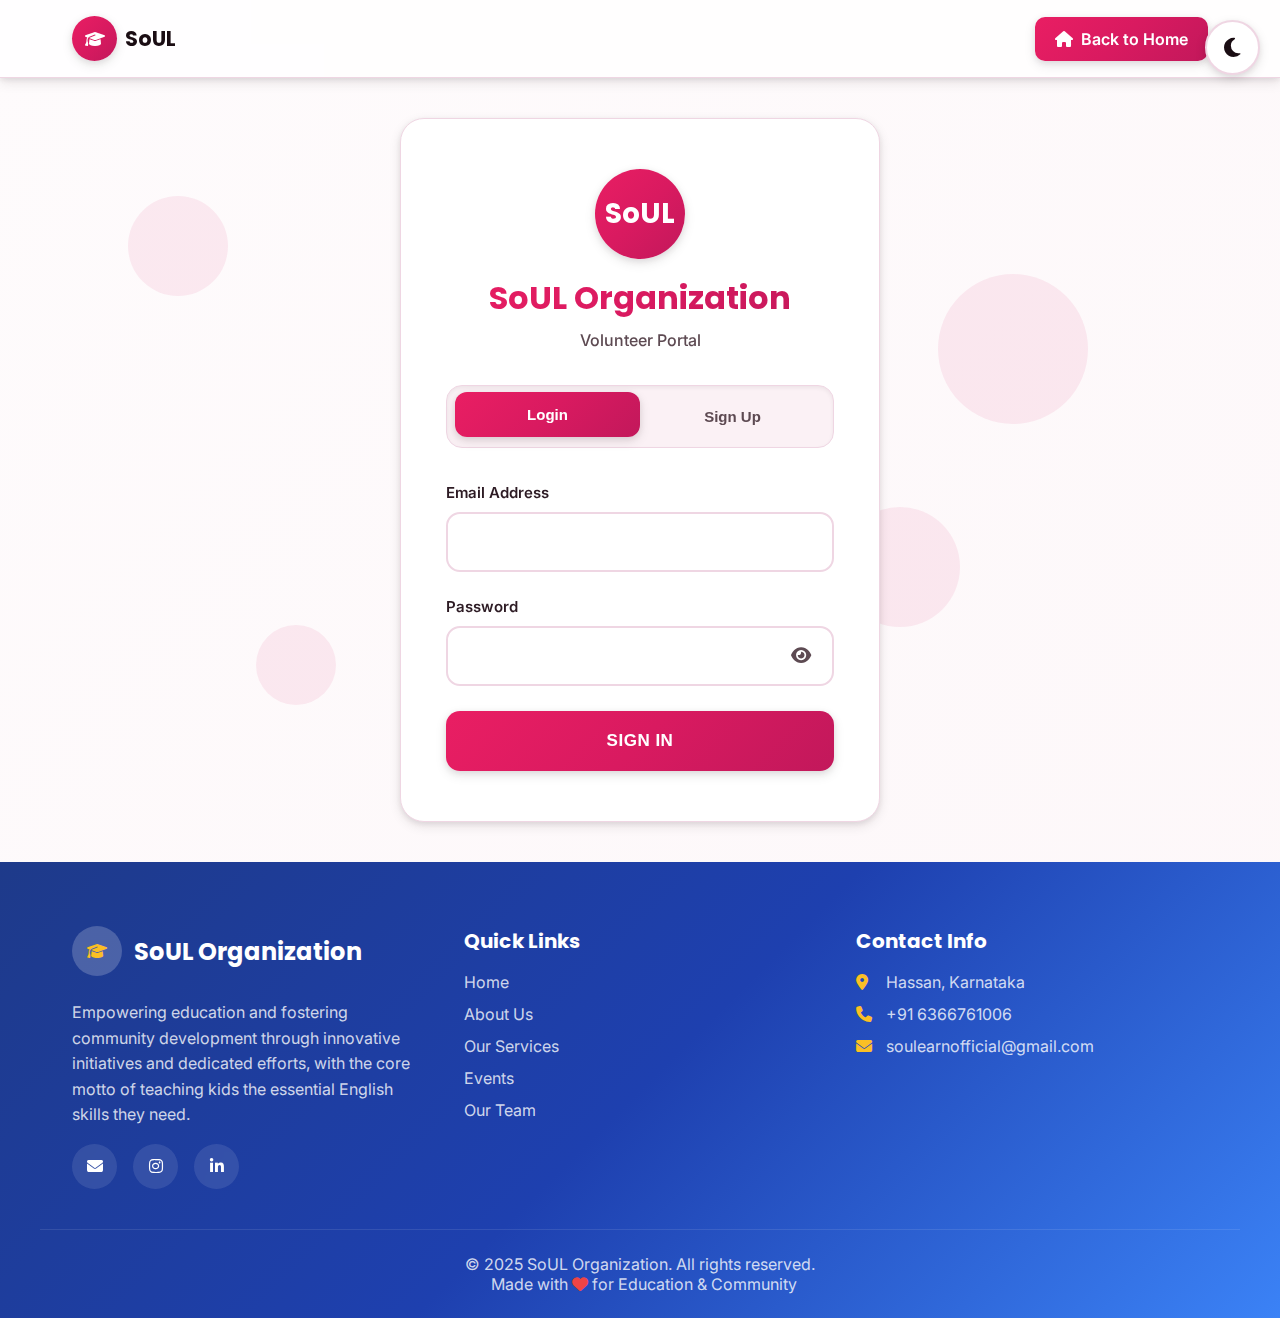
<file: login.html>
<!DOCTYPE html>
<html lang="en" data-theme="light">
<head>
    <meta charset="UTF-8">
    <meta name="viewport" content="width=device-width, initial-scale=1.0">
    <title>SoUL Organization - Volunteer Login</title>
    <link rel="icon" type="image/png" href="img/logo.jpg">
    <link rel="preconnect" href="https://fonts.googleapis.com">
    <link rel="preconnect" href="https://fonts.gstatic.com" crossorigin>
    <link href="https://fonts.googleapis.com/css2?family=Poppins:wght@300;400;500;600;700;800&family=Inter:wght@300;400;500;600&display=swap" rel="stylesheet">
    <link rel="stylesheet" href="https://cdnjs.cloudflare.com/ajax/libs/font-awesome/6.4.0/css/all.min.css">

    <style>
        /* SoUL Organization Official Theme */
        :root {
            /* Light Theme - Pink Base */
            --primary-color: #D91A60;
            --secondary-color: #E91E63;
            --accent-color: #FF6B9D;
            --bg-primary: #FEFBFC;
            --bg-secondary: #FDF7F9;
            --bg-tertiary: #FBF1F5;
            --text-primary: #1A0D13;
            --text-secondary: #2D1B24;
            --text-muted: #5D4A52;
            --text-dark: #0F080B;
            --border-color: #EFD6E3;
            --card-bg: #FFFFFF;
            --hover-bg: #F8EDF2;
            --active-bg: #F3E1EA;
            --card-shadow: 0 4px 12px rgba(26, 13, 19, 0.1), 0 2px 6px rgba(26, 13, 19, 0.08);
            --card-hover-shadow: 0 8px 25px rgba(26, 13, 19, 0.15), 0 4px 10px rgba(26, 13, 19, 0.1);
            --gradient-primary: linear-gradient(135deg, #E91E63 0%, #D91A60 50%, #C2185B 100%);
            --gradient-soft: linear-gradient(135deg, #FEFBFC 0%, #FDF7F9 100%);
        }

        /* Dark theme */
        [data-theme="dark"] {
            --primary-color: #14B8A6;
            --secondary-color: #06B6D4;
            --accent-color: #22D3EE;
            --bg-primary: #0F172A;
            --bg-secondary: #1E293B;
            --bg-tertiary: #334155;
            --text-primary: #F1F5F9;
            --text-secondary: #E2E8F0;
            --text-muted: #94A3B8;
            --text-dark: #FFFFFF;
            --border-color: #475569;
            --card-bg: #1E293B;
            --hover-bg: #334155;
            --active-bg: #475569;
            --card-shadow: 0 4px 12px rgba(0, 0, 0, 0.4), 0 2px 6px rgba(20, 184, 166, 0.15);
            --card-hover-shadow: 0 12px 28px rgba(0, 0, 0, 0.6), 0 6px 12px rgba(20, 184, 166, 0.25);
            --gradient-primary: linear-gradient(135deg, #0891B2 0%, #14B8A6 50%, #10B981 100%);
            --gradient-soft: linear-gradient(135deg, #0F172A 0%, #1E293B 50%, #334155 100%);
        }

        * {
            margin: 0;
            padding: 0;
            box-sizing: border-box;
        }

        body {
            font-family: 'Inter', 'Arial', sans-serif;
            background: var(--gradient-soft);
            min-height: 100vh;
            display: flex;
            flex-direction: column;
            color: var(--text-primary);
            transition: all 0.4s cubic-bezier(0.4, 0, 0.2, 1);
            position: relative;
            overflow-x: hidden;
        }

        /* Theme Toggle Button */
        .theme-toggle {
            position: fixed;
            top: 20px;
            right: 20px;
            width: 55px;
            height: 55px;
            border-radius: 50%;
            background: var(--card-bg);
            border: 2px solid var(--border-color);
            cursor: pointer;
            display: flex;
            align-items: center;
            justify-content: center;
            font-size: 22px;
            box-shadow: var(--card-shadow);
            transition: all 0.3s cubic-bezier(0.4, 0, 0.2, 1);
            z-index: 1000;
            color: var(--text-primary);
        }

        .theme-toggle:hover {
            box-shadow: var(--card-hover-shadow);
            transform: scale(1.1) rotate(15deg);
            border-color: var(--primary-color);
        }

        /* Navigation */
        .navbar {
            background: rgba(255, 255, 255, 0.8);
            backdrop-filter: blur(20px);
            -webkit-backdrop-filter: blur(20px);
            padding: 1rem 0;
            border-bottom: 1px solid var(--border-color);
            box-shadow: var(--card-shadow);
            position: sticky;
            top: 0;
            z-index: 999;
        }

        [data-theme="dark"] .navbar {
            background: rgba(30, 41, 59, 0.8);
        }

        .nav-container {
            max-width: 1200px;
            margin: 0 auto;
            display: flex;
            justify-content: space-between;
            align-items: center;
            padding: 0 2rem;
        }

        .logo {
            display: flex;
            align-items: center;
            gap: 0.5rem;
        }

        .logo-icon {
            width: 45px;
            height: 45px;
            border-radius: 50%;
            background: var(--gradient-primary);
            display: flex;
            align-items: center;
            justify-content: center;
            color: white;
            font-size: 16px;
            font-weight: bold;
            box-shadow: var(--card-shadow);
            transition: all 0.3s ease;
        }

        .logo-icon:hover {
            transform: scale(1.1);
            box-shadow: var(--card-hover-shadow);
        }

        .logo-text {
            font-size: 1.3rem;
            font-weight: 700;
            color: var(--text-primary);
            font-family: 'Poppins', sans-serif;
        }

        .back-btn {
            background: var(--gradient-primary);
            color: white;
            padding: 12px 20px;
            border: none;
            border-radius: 10px;
            cursor: pointer;
            font-weight: 600;
            transition: all 0.3s cubic-bezier(0.4, 0, 0.2, 1);
            text-decoration: none;
            display: flex;
            align-items: center;
            gap: 8px;
            box-shadow: var(--card-shadow);
        }

        .back-btn:hover {
            transform: translateY(-2px);
            box-shadow: var(--card-hover-shadow);
        }

        /* Main content area */
        .main-content {
            flex: 1;
            display: flex;
            align-items: center;
            justify-content: center;
            min-height: calc(100vh - 200px);
            padding: 40px 20px;
            position: relative;
        }

        /* Animated background */
        .bg-animation {
            position: absolute;
            top: 0;
            left: 0;
            width: 100%;
            height: 100%;
            overflow: hidden;
            z-index: -1;
        }

        .floating-shape {
            position: absolute;
            border-radius: 50%;
            background: var(--primary-color);
            opacity: 0.08;
            animation: float 8s ease-in-out infinite;
        }

        .shape1 { width: 100px; height: 100px; top: 15%; left: 10%; animation-delay: 0s; }
        .shape2 { width: 150px; height: 150px; top: 25%; right: 15%; animation-delay: 2s; }
        .shape3 { width: 80px; height: 80px; bottom: 20%; left: 20%; animation-delay: 4s; }
        .shape4 { width: 120px; height: 120px; bottom: 30%; right: 25%; animation-delay: 1s; }
        .shape5 { width: 60px; height: 60px; top: 60%; left: 50%; animation-delay: 3s; }

        @keyframes float {
            0%, 100% { transform: translateY(0px) rotate(0deg); opacity: 0.08; }
            33% { transform: translateY(-30px) rotate(120deg); opacity: 0.12; }
            66% { transform: translateY(15px) rotate(240deg); opacity: 0.06; }
        }

        .container {
            background: var(--card-bg);
            backdrop-filter: blur(20px);
            -webkit-backdrop-filter: blur(20px);
            border-radius: 24px;
            box-shadow: var(--card-shadow);
            padding: 50px 45px;
            width: 90%;
            max-width: 480px;
            position: relative;
            animation: slideInUp 0.8s cubic-bezier(0.4, 0, 0.2, 1);
            border: 1px solid var(--border-color);
        }

        .container:hover {
            box-shadow: var(--card-hover-shadow);
            transform: translateY(-5px);
        }

        @keyframes slideInUp {
            from { 
                opacity: 0; 
                transform: translateY(50px) scale(0.95); 
            }
            to { 
                opacity: 1; 
                transform: translateY(0) scale(1); 
            }
        }

        .logo-section {
            text-align: center;
            margin-bottom: 35px;
        }

        .logo-icon-main {
            width: 90px;
            height: 90px;
            border-radius: 50%;
            background: var(--gradient-primary);
            display: inline-flex;
            align-items: center;
            justify-content: center;
            color: white;
            font-size: 28px;
            font-weight: bold;
            margin-bottom: 15px;
            box-shadow: var(--card-shadow);
            transition: all 0.4s ease;
            font-family: 'Poppins', sans-serif;
        }

        .logo-icon-main:hover {
            transform: scale(1.1) rotate(360deg);
            box-shadow: var(--card-hover-shadow);
        }

        .logo-section h1 {
            color: var(--text-dark);
            font-size: 32px;
            margin-bottom: 8px;
            background: var(--gradient-primary);
            -webkit-background-clip: text;
            -webkit-text-fill-color: transparent;
            background-clip: text;
            font-family: 'Poppins', sans-serif;
            font-weight: 700;
        }

        .logo-section p {
            color: var(--text-muted);
            font-size: 16px;
            font-weight: 500;
        }

        .tab-container {
            display: flex;
            margin-bottom: 35px;
            border-radius: 16px;
            background: var(--bg-tertiary);
            padding: 8px;
            border: 1px solid var(--border-color);
            box-shadow: inset 0 2px 4px rgba(0,0,0,0.06);
        }

        .tab {
            flex: 1;
            padding: 14px 16px;
            text-align: center;
            background: transparent;
            border: none;
            border-radius: 12px;
            cursor: pointer;
            transition: all 0.3s cubic-bezier(0.4, 0, 0.2, 1);
            font-weight: 600;
            font-size: 15px;
            color: var(--text-muted);
            position: relative;
            overflow: hidden;
        }

        .tab::before {
            content: '';
            position: absolute;
            top: 0;
            left: -100%;
            width: 100%;
            height: 100%;
            background: linear-gradient(90deg, transparent, rgba(255,255,255,0.2), transparent);
            transition: left 0.5s;
        }

        .tab:hover::before {
            left: 100%;
        }

        .tab.active {
            background: var(--gradient-primary);
            color: white;
            box-shadow: var(--card-shadow);
            transform: translateY(-2px);
        }

        .tab:hover:not(.active) {
            background: var(--hover-bg);
            color: var(--text-primary);
            transform: translateY(-1px);
        }

        .form-container {
            position: relative;
        }

        .form-group {
            margin-bottom: 25px;
            position: relative;
        }

        .form-group label {
            display: block;
            margin-bottom: 10px;
            color: var(--text-secondary);
            font-weight: 600;
            font-size: 15px;
        }

        .form-group input {
            width: 100%;
            padding: 18px 20px;
            border: 2px solid var(--border-color);
            border-radius: 14px;
            font-size: 16px;
            transition: all 0.3s cubic-bezier(0.4, 0, 0.2, 1);
            background: var(--card-bg);
            color: var(--text-primary);
            font-family: inherit;
        }

        .form-group input:focus {
            outline: none;
            border-color: var(--primary-color);
            box-shadow: 0 0 0 4px rgba(217, 26, 96, 0.1);
            transform: translateY(-2px);
        }

        [data-theme="dark"] .form-group input:focus {
            box-shadow: 0 0 0 4px rgba(20, 184, 166, 0.2);
        }

        .password-field {
            position: relative;
        }

        .password-toggle {
            position: absolute;
            right: 18px;
            top: 50%;
            transform: translateY(-50%);
            background: none;
            border: none;
            color: var(--text-muted);
            cursor: pointer;
            font-size: 18px;
            transition: all 0.3s ease;
            padding: 5px;
            border-radius: 6px;
        }

        .password-toggle:hover {
            color: var(--primary-color);
            background: var(--hover-bg);
            transform: translateY(-50%) scale(1.1);
        }

        .submit-btn {
            width: 100%;
            padding: 20px;
            background: var(--gradient-primary);
            color: white;
            border: none;
            border-radius: 14px;
            font-size: 17px;
            font-weight: 700;
            cursor: pointer;
            transition: all 0.3s cubic-bezier(0.4, 0, 0.2, 1);
            position: relative;
            overflow: hidden;
            box-shadow: var(--card-shadow);
            text-transform: uppercase;
            letter-spacing: 0.5px;
        }

        .submit-btn:disabled {
            opacity: 0.7;
            cursor: not-allowed;
            transform: none;
        }

        .submit-btn::before {
            content: '';
            position: absolute;
            top: 0;
            left: -100%;
            width: 100%;
            height: 100%;
            background: linear-gradient(90deg, transparent, rgba(255,255,255,0.2), transparent);
            transition: left 0.5s;
        }

        .submit-btn:hover::before {
            left: 100%;
        }

        .submit-btn:hover:not(:disabled) {
            transform: translateY(-3px);
            box-shadow: var(--card-hover-shadow);
        }

        .submit-btn:active:not(:disabled) {
            transform: translateY(-1px);
        }

        .error-message, .success-message {
            padding: 16px 20px;
            border-radius: 14px;
            margin-bottom: 25px;
            display: none;
            border: 1px solid;
            font-weight: 500;
            animation: slideIn 0.3s ease-out;
        }

        .error-message {
            background: rgba(239, 68, 68, 0.1);
            color: #DC2626;
            border-color: rgba(239, 68, 68, 0.3);
        }

        .success-message {
            background: rgba(16, 185, 129, 0.1);
            color: #059669;
            border-color: rgba(16, 185, 129, 0.3);
        }

        .loading {
            display: none;
            position: absolute;
            top: 50%;
            left: 50%;
            transform: translate(-50%, -50%);
        }

        .spinner {
            width: 32px;
            height: 32px;
            border: 3px solid rgba(255,255,255,0.3);
            border-radius: 50%;
            border-top-color: white;
            animation: spin 1s linear infinite;
        }

        @keyframes spin {
            to { transform: rotate(360deg); }
        }

        @keyframes slideIn {
            from {
                opacity: 0;
                transform: translateY(-10px);
            }
            to {
                opacity: 1;
                transform: translateY(0);
            }
        }

        /* Dashboard Styles */
        .dashboard {
            display: none;
            min-height: 100vh;
            background: var(--bg-primary);
        }

        .dashboard-header {
            background: var(--card-bg);
            border-bottom: 1px solid var(--border-color);
            padding: 1.5rem 2rem;
            display: flex;
            justify-content: space-between;
            align-items: center;
            box-shadow: var(--card-shadow);
            backdrop-filter: blur(20px);
            -webkit-backdrop-filter: blur(20px);
        }

        .dashboard-main {
            max-width: 1400px;
            margin: 2rem auto;
            padding: 0 2rem;
        }

        .welcome-card {
            background: var(--gradient-primary);
            color: white;
            padding: 3rem 2rem;
            border-radius: 20px;
            margin-bottom: 3rem;
            text-align: center;
            box-shadow: var(--card-shadow);
            position: relative;
            overflow: hidden;
        }

        .welcome-card::before {
            content: '';
            position: absolute;
            top: 0;
            left: 0;
            right: 0;
            bottom: 0;
            background: url('data:image/svg+xml,<svg xmlns="http://www.w3.org/2000/svg" viewBox="0 0 100 100"><defs><pattern id="grain" width="100" height="100" patternUnits="userSpaceOnUse"><circle cx="20" cy="20" r="1" fill="white" fill-opacity="0.1"/><circle cx="80" cy="40" r="0.5" fill="white" fill-opacity="0.1"/><circle cx="40" cy="80" r="1.5" fill="white" fill-opacity="0.1"/></pattern></defs><rect width="100" height="100" fill="url(%23grain)"/></svg>');
            opacity: 0.3;
        }

        .welcome-card > * {
            position: relative;
            z-index: 1;
        }

        .resource-grid {
            display: grid;
            grid-template-columns: repeat(auto-fit, minmax(350px, 1fr));
            gap: 2rem;
        }

        .resource-card {
            background: var(--card-bg);
            border: 1px solid var(--border-color);
            border-radius: 16px;
            padding: 2rem;
            transition: all 0.3s cubic-bezier(0.4, 0, 0.2, 1);
            position: relative;
            overflow: hidden;
            cursor: pointer;
        }

        .resource-card::before {
            content: '';
            position: absolute;
            top: 0;
            left: -100%;
            width: 100%;
            height: 100%;
            background: linear-gradient(90deg, transparent, rgba(217, 26, 96, 0.05), transparent);
            transition: left 0.5s;
        }

        .resource-card:hover::before {
            left: 100%;
        }

        .resource-card:hover {
            transform: translateY(-8px);
            box-shadow: var(--card-hover-shadow);
            border-color: var(--primary-color);
        }

        .btn {
            background: var(--gradient-primary);
            color: white;
            border: none;
            padding: 12px 24px;
            border-radius: 10px;
            cursor: pointer;
            font-weight: 600;
            margin-top: 1.5rem;
            transition: all 0.3s cubic-bezier(0.4, 0, 0.2, 1);
            font-size: 14px;
            text-transform: uppercase;
            letter-spacing: 0.5px;
            width: 100%;
            text-decoration: none;
            display: inline-block;
            text-align: center;
        }

        .btn:hover {
            transform: translateY(-2px);
            box-shadow: var(--card-shadow);
        }

        .logout-btn {
            background: var(--gradient-primary);
            color: white;
            border: none;
            padding: 12px 20px;
            border-radius: 10px;
            text-decoration: none;
            font-weight: 600;
            cursor: pointer;
            transition: all 0.3s cubic-bezier(0.4, 0, 0.2, 1);
            display: flex;
            align-items: center;
            gap: 8px;
            box-shadow: var(--card-shadow);
        }

        .logout-btn:hover {
            transform: translateY(-2px);
            box-shadow: var(--card-hover-shadow);
        }

        /* Footer Styles */
        .footer {
            background: linear-gradient(135deg, #1e3a8a 0%, #1e40af 50%, #3b82f6 100%);
            color: white;
            padding: 4rem 0 1.5rem;
            margin-top: auto;
        }

        .footer-content {
            display: grid;
            grid-template-columns: repeat(auto-fit, minmax(280px, 1fr));
            gap: 2.5rem;
            margin-bottom: 2.5rem;
            max-width: 1200px;
            margin-left: auto;
            margin-right: auto;
            padding: 0 2rem;
        }

        .footer-logo {
            display: flex;
            align-items: center;
            gap: 0.75rem;
            margin-bottom: 1.5rem;
        }

        .footer-logo-icon {
            width: 50px;
            height: 50px;
            border-radius: 50%;
        }

        .footer-socials {
            display: flex;
            gap: 1rem;
            align-items: center;
        }

        .footer-social-icon {
            width: 45px;
            height: 45px;
            border-radius: 50%;
            background: rgba(255, 255, 255, 0.1);
            display: flex;
            align-items: center;
            justify-content: center;
            color: white;
            text-decoration: none;
            transition: all 0.3s cubic-bezier(0.4, 0, 0.2, 1);
            backdrop-filter: blur(10px);
            -webkit-backdrop-filter: blur(10px);
        }

        .footer-social-icon:hover {
            background: rgba(255, 255, 255, 0.2);
            transform: translateY(-3px) scale(1.05);
            box-shadow: 0 8px 25px rgba(0,0,0,0.3);
        }

        .footer-links {
            list-style: none;
        }

        .footer-links li {
            margin-bottom: 0.75rem;
        }

        .footer-links a {
            color: rgba(255, 255, 255, 0.8);
            text-decoration: none;
            transition: all 0.3s ease;
            position: relative;
        }

        .footer-links a::after {
            content: '';
            position: absolute;
            width: 0;
            height: 2px;
            bottom: -2px;
            left: 0;
            background-color: white;
            transition: width 0.3s ease;
        }

        .footer-links a:hover {
            color: white;
            transform: translateX(5px);
        }

        .footer-links a:hover::after {
            width: 100%;
        }

        .footer-bottom {
            border-top: 1px solid rgba(255, 255, 255, 0.1);
            padding-top: 1.5rem;
            text-align: center;
            color: rgba(255, 255, 255, 0.8);
            max-width: 1200px;
            margin: 0 auto;
            padding-left: 2rem;
            padding-right: 2rem;
        }

        @media (max-width: 768px) {
            .container {
                padding: 35px 25px;
                margin: 15px;
            }
            
            .dashboard-header {
                flex-direction: column;
                gap: 1.5rem;
                padding: 1rem;
            }
            
            .dashboard-main {
                padding: 0 1rem;
            }

            .footer-content {
                grid-template-columns: 1fr;
                gap: 2.5rem;
                text-align: center;
                padding: 0 1.5rem 3rem;
            }

            .main-content {
                min-height: calc(100vh - 160px);
                padding: 20px 15px;
            }

            .nav-container {
                padding: 0 1rem;
            }

            .logo-text {
                font-size: 1.1rem;
            }

            .resource-grid {
                grid-template-columns: 1fr;
            }

            .theme-toggle {
                top: 15px;
                right: 15px;
                width: 50px;
                height: 50px;
                font-size: 20px;
            }
        }

        @media (max-width: 480px) {
            .container {
                padding: 30px 20px;
                margin: 10px;
                max-width: 95%;
            }

            .logo-section h1 {
                font-size: 28px;
            }

            .logo-icon-main {
                width: 75px;
                height: 75px;
                font-size: 24px;
            }

            .theme-toggle {
                top: 10px;
                right: 10px;
                width: 45px;
                height: 45px;
                font-size: 18px;
            }
        }
    </style>
</head>
<body>
    <!-- Theme Toggle Button -->
    <button class="theme-toggle" id="theme-toggle">
        <i class="fas fa-moon" id="theme-icon"></i>
    </button>

    <!-- Navigation -->
    <nav class="navbar">
        <div class="nav-container">
            <div class="logo">
                <div class="logo-icon">
                    <i class="fas fa-graduation-cap"></i>
                </div>
                <span class="logo-text">SoUL</span>
            </div>
            <a href="index.html" class="back-btn">
                <i class="fas fa-home"></i> Back to Home
            </a>
        </div>
    </nav>

    <!-- Main Content -->
    <div class="main-content" id="main-content">
        <div class="bg-animation">
            <div class="floating-shape shape1"></div>
            <div class="floating-shape shape2"></div>
            <div class="floating-shape shape3"></div>
            <div class="floating-shape shape4"></div>
            <div class="floating-shape shape5"></div>
        </div>

        <!-- Login/Signup Container -->
        <div class="container" id="authContainer">
            <div class="logo-section">
                <div class="logo-icon-main">SoUL</div>
                <h1>SoUL Organization</h1>
                <p>Volunteer Portal</p>
            </div>

            <div class="tab-container">
                <button class="tab active" id="loginTab">Login</button>
                <button class="tab" id="signupTab">Sign Up</button>
            </div>

            <div class="error-message" id="errorMessage"></div>
            <div class="success-message" id="successMessage"></div>

            <!-- Login Form -->
            <form id="loginForm" class="form-container">
                <div class="form-group">
                    <label for="loginEmail">Email Address</label>
                    <input type="email" id="loginEmail" name="loginEmail" required>
                </div>
                <div class="form-group">
                    <label for="loginPassword">Password</label>
                    <div class="password-field">
                        <input type="password" id="loginPassword" name="loginPassword" required>
                        <button type="button" class="password-toggle" onclick="togglePassword('loginPassword')">
                            <i class="fas fa-eye" id="loginPasswordIcon"></i>
                        </button>
                    </div>
                </div>
                <button type="submit" class="submit-btn" id="loginSubmitBtn">
                    <span id="loginBtnText">Sign In</span>
                    <div class="loading" id="loginLoading">
                        <div class="spinner"></div>
                    </div>
                </button>
            </form>

            <!-- Signup Form -->
            <form id="signupForm" class="form-container" style="display: none;">
                <div class="form-group">
                    <label for="signupName">Full Name</label>
                    <input type="text" id="signupName" name="signupName" required>
                </div>
                <div class="form-group">
                    <label for="signupEmail">Email Address</label>
                    <input type="email" id="signupEmail" name="signupEmail" required>
                </div>
                <div class="form-group">
                    <label for="signupPassword">Password</label>
                    <div class="password-field">
                        <input type="password" id="signupPassword" name="signupPassword" required minlength="8">
                        <button type="button" class="password-toggle" onclick="togglePassword('signupPassword')">
                            <i class="fas fa-eye" id="signupPasswordIcon"></i>
                        </button>
                    </div>
                </div>
                <div class="form-group">
                    <label for="confirmPassword">Confirm Password</label>
                    <div class="password-field">
                        <input type="password" id="confirmPassword" name="confirmPassword" required>
                        <button type="button" class="password-toggle" onclick="togglePassword('confirmPassword')">
                            <i class="fas fa-eye" id="confirmPasswordIcon"></i>
                        </button>
                    </div>
                </div>
                <button type="submit" class="submit-btn" id="signupSubmitBtn">
                    <span id="signupBtnText">Create Account</span>
                    <div class="loading" id="signupLoading">
                        <div class="spinner"></div>
                    </div>
                </button>
            </form>
        </div>
    </div>

    <!-- Dashboard (Hidden initially) -->
    <div class="dashboard" id="dashboard">
        <header class="dashboard-header">
            <div class="logo">
                <div style="display: flex; align-items: center; gap: 0.75rem;">
                    <div style="width: 50px; height: 50px; border-radius: 50%; background: var(--gradient-primary); display: flex; align-items: center; justify-content: center; color: white; font-weight: bold; font-size: 18px;">SoUL</div>
                    <div>
                        <h1 style="font-size: 1.5rem; margin: 0; font-family: 'Poppins', sans-serif;">SoUL Organization</h1>
                        <p style="margin: 0; color: var(--text-muted); font-size: 14px;">Volunteer Dashboard</p>
                    </div>
                </div>
            </div>
            
            <div style="display: flex; align-items: center; gap: 1.5rem;">
                <span id="welcomeText" style="font-weight: 600; color: var(--text-primary);">Welcome!</span>
                <button class="logout-btn" onclick="logout()">
                    <i class="fas fa-sign-out-alt"></i> Logout
                </button>
            </div>
        </header>

        <main class="dashboard-main">
            <div class="welcome-card">
                <h2 id="dashboardWelcome" style="font-size: 2.5rem; margin-bottom: 1rem; font-family: 'Poppins', sans-serif;">Welcome to SoUL Dashboard!</h2>
                <p style="font-size: 1.2rem; opacity: 0.9;">Ready to make a difference in education and empowerment?</p>
            </div>

            <div class="resource-grid">
                <div class="resource-card">
                    <div style="font-size: 2.5rem; margin-bottom: 1rem;">👥</div>
                    <h3 style="margin-bottom: 1rem; color: var(--text-dark); font-family: 'Poppins', sans-serif;">Alumni Network</h3>
                    <p style="color: var(--text-muted); line-height: 1.6;">Connect with our alumni community, share experiences, and explore networking opportunities with past volunteers.</p>
                    <a href="AlumniDetail.html" target="_blank" class="btn">Explore Network</a>
                </div>
                
                <div class="resource-card">
                    <div style="font-size: 2.5rem; margin-bottom: 1rem;">📊</div>
                    <h3 style="margin-bottom: 1rem; color: var(--text-dark); font-family: 'Poppins', sans-serif;">Annual Report & Documents</h3>
                    <p style="color: var(--text-muted); line-height: 1.6;">Access comprehensive annual reports, impact studies, and organizational transparency materials.</p>
                    <a href="AnnualReport.html" target="_blank" class="btn">View Report</a>
                </div>

                <div class="resource-card">
                    <div style="font-size: 2.5rem; margin-bottom: 1rem;">👨‍🎓</div>
                    <h3 style="margin-bottom: 1rem; color: var(--text-dark); font-family: 'Poppins', sans-serif;">Student Details</h3>
                    <p style="color: var(--text-muted); line-height: 1.6;">Access student profiles, progress tracking, and academic performance data.</p>
                    <a href="StudentDetails.html" target="_blank" class="btn">View Students</a>
                </div>
                
                <div class="resource-card">
                    <div style="font-size: 2.5rem; margin-bottom: 1rem;">🎓</div>
                    <h3 style="margin-bottom: 1rem; color: var(--text-dark); font-family: 'Poppins', sans-serif;">Training Materials</h3>
                    <p style="color: var(--text-muted); line-height: 1.6;">Enhance your volunteer skills with comprehensive training modules and educational resources.</p>
                    <a href="Material.pdf" target="_blank" class="btn">Access Training</a>
                </div>
                
                <div class="resource-card">
                    <div style="font-size: 2.5rem; margin-bottom: 1rem;">📋</div>
                    <h3 style="margin-bottom: 1rem; color: var(--text-dark); font-family: 'Poppins', sans-serif;">Event Guidelines</h3>
                    <p style="color: var(--text-muted); line-height: 1.6;">Complete guidelines for organizing events, protocols, and best practices for SoUL activities.</p>
                    <a href="Event.html" target="_blank" class="btn">View Guidelines</a>
                </div>
                
                <div class="resource-card">
                    <div style="font-size: 2.5rem; margin-bottom: 1rem;">📄</div>
                    <h3 style="margin-bottom: 1rem; color: var(--text-dark); font-family: 'Poppins', sans-serif;">Volunteer Handbook</h3>
                    <p style="color: var(--text-muted); line-height: 1.6;">Complete guide for all SoUL volunteers with updated protocols and essential information.</p>
                    <a href="Soul  – Best Practices and Norms.pdf" target="_blank" class="btn">View Handbook</a>
                </div>
            </div>
        </main>

        <!-- Dashboard Footer -->
        <footer class="footer">
            <div class="footer-content">
                <!-- Logo and Description -->
                <div>
                    <div class="footer-logo">
                        <div class="footer-logo-icon">
                            <i class="fas fa-graduation-cap" style="color: #fbbf24; background: rgba(255,255,255,0.2); border-radius: 50%; width: 100%; height: 100%; display: flex; align-items: center; justify-content: center;"></i>
                        </div>
                        <span style="font-size: 1.5rem; font-weight: 700; font-family: 'Poppins', sans-serif;">SoUL Organization</span>
                    </div>
                    <p style="color: rgba(255, 255, 255, 0.8); margin-bottom: 1rem; max-width: 400px; line-height: 1.6;">
                        Empowering education and fostering community development through innovative initiatives and dedicated efforts, with the core motto of teaching kids the essential English skills they need.
                    </p>
                    <div class="footer-socials">
                        <a href="mailto:soulearnofficial@gmail.com" class="footer-social-icon" title="Email">
                            <i class="fas fa-envelope"></i>
                        </a>
                        <a href="https://www.instagram.com/so_u_learn/" target="_blank" class="footer-social-icon" title="Instagram">
                            <i class="fab fa-instagram"></i>
                        </a>
                        <a href="#" class="footer-social-icon" title="LinkedIn">
                            <i class="fab fa-linkedin-in"></i>
                        </a>
                    </div>
                </div>

                <!-- Quick Links -->
                <div>
                    <h3 style="font-size: 1.25rem; font-weight: 700; margin-bottom: 1rem; font-family: 'Poppins', sans-serif;">Quick Links</h3>
                    <ul class="footer-links">
                        <li><a href="index.html">Home</a></li>
                        <li><a href="index.html#about">About Us</a></li>
                        <li><a href="index.html#services">Our Services</a></li>
                        <li><a href="index.html#events">Events</a></li>
                        <li><a href="index.html#members">Our Team</a></li>
                    </ul>
                </div>

                <!-- Contact Info -->
                <div>
                    <h3 style="font-size: 1.25rem; font-weight: 700; margin-bottom: 1rem; font-family: 'Poppins', sans-serif;">Contact Info</h3>
                    <ul style="list-style: none; color: rgba(255, 255, 255, 0.8);">
                        <li style="display: flex; align-items: center; margin-bottom: 0.75rem;">
                            <i class="fas fa-map-marker-alt" style="width: 18px; margin-right: 0.75rem; color: #fbbf24;"></i>
                            <span>Hassan, Karnataka</span>
                        </li>
                        <li style="display: flex; align-items: center; margin-bottom: 0.75rem;">
                            <i class="fas fa-phone" style="width: 18px; margin-right: 0.75rem; color: #fbbf24;"></i>
                            <span>+91 6366761006</span>
                        </li>
                        <li style="display: flex; align-items: center;">
                            <i class="fas fa-envelope" style="width: 18px; margin-right: 0.75rem; color: #fbbf24;"></i>
                            <span>soulearnofficial@gmail.com</span>
                        </li>
                    </ul>
                </div>
            </div>

            <!-- Bottom Footer -->
            <div class="footer-bottom">
                <p>
                    &copy; 2025 SoUL Organization. All rights reserved.
                    <br>
                    <span style="margin-left: 0.5rem;">Made with <i class="fas fa-heart" style="color: #ef4444;"></i> for Education & Community</span>
                </p>
            </div>
        </footer>
    </div>

    <!-- Main Footer -->
    <footer class="footer" id="main-footer">
        <div class="footer-content">
            <!-- Logo and Description -->
            <div>
                <div class="footer-logo">
                    <div class="footer-logo-icon">
                        <i class="fas fa-graduation-cap" style="color: #fbbf24; background: rgba(255,255,255,0.2); border-radius: 50%; width: 100%; height: 100%; display: flex; align-items: center; justify-content: center;"></i>
                    </div>
                    <span style="font-size: 1.5rem; font-weight: 700; font-family: 'Poppins', sans-serif;">SoUL Organization</span>
                </div>
                <p style="color: rgba(255, 255, 255, 0.8); margin-bottom: 1rem; max-width: 400px; line-height: 1.6;">
                    Empowering education and fostering community development through innovative initiatives and dedicated efforts, with the core motto of teaching kids the essential English skills they need.
                </p>
                <div class="footer-socials">
                    <a href="mailto:soulearnofficial@gmail.com" class="footer-social-icon" title="Email">
                        <i class="fas fa-envelope"></i>
                    </a>
                    <a href="https://www.instagram.com/so_u_learn/" target="_blank" class="footer-social-icon" title="Instagram">
                        <i class="fab fa-instagram"></i>
                    </a>
                    <a href="#" class="footer-social-icon" title="LinkedIn">
                        <i class="fab fa-linkedin-in"></i>
                    </a>
                </div>
            </div>

            <!-- Quick Links -->
            <div>
                <h3 style="font-size: 1.25rem; font-weight: 700; margin-bottom: 1rem; font-family: 'Poppins', sans-serif;">Quick Links</h3>
                <ul class="footer-links">
                    <li><a href="index.html">Home</a></li>
                    <li><a href="index.html#about">About Us</a></li>
                    <li><a href="index.html#services">Our Services</a></li>
                    <li><a href="index.html#events">Events</a></li>
                    <li><a href="index.html#members">Our Team</a></li>
                </ul>
            </div>

            <!-- Contact Info -->
            <div>
                <h3 style="font-size: 1.25rem; font-weight: 700; margin-bottom: 1rem; font-family: 'Poppins', sans-serif;">Contact Info</h3>
                <ul style="list-style: none; color: rgba(255, 255, 255, 0.8);">
                    <li style="display: flex; align-items: center; margin-bottom: 0.75rem;">
                        <i class="fas fa-map-marker-alt" style="width: 18px; margin-right: 0.75rem; color: #fbbf24;"></i>
                        <span>Hassan, Karnataka</span>
                    </li>
                    <li style="display: flex; align-items: center; margin-bottom: 0.75rem;">
                        <i class="fas fa-phone" style="width: 18px; margin-right: 0.75rem; color: #fbbf24;"></i>
                        <span>+91 6366761006</span>
                    </li>
                    <li style="display: flex; align-items: center;">
                        <i class="fas fa-envelope" style="width: 18px; margin-right: 0.75rem; color: #fbbf24;"></i>
                        <span>soulearnofficial@gmail.com</span>
                    </li>
                </ul>
            </div>
        </div>

        <!-- Bottom Footer -->
        <div class="footer-bottom">
            <p>
                &copy; 2025 SoUL Organization. All rights reserved.
                <br>
                <span style="margin-left: 0.5rem;">Made with <i class="fas fa-heart" style="color: #ef4444;"></i> for Education & Community</span>
            </p>
        </div>
    </footer>

    <script>
        // Volunteer database
        const volunteers = [
            { name: "Subhash H S", email: "hssubhashgowda@gmail.com", password: "Subhash@2004" },
            { name: "Pooja k v", email: "poojadayana2004@gmail.com", password: "Poojakvmoolya123456" },
            { name: "Priyanka", email: "priyanka.636192@gmail.com", password: "Priya@soul" },
            { name: "Tanvi B", email: "tanvibalaji15@gmail.com", password: "Tanvisoul15" },
            { name: "Varshitha D", email: "dvarshitha36@gmail.com", password: "Varshitha@1" },
            { name: "Hima K R", email: "hhimakr@gmail.com", password: "Himakr@2620" },
            { name: "Abhishek K H", email: "abhi8861375377@gmail.com", password: "200414" },
            { name: "Lingesha M N", email: "mnlingesh535@gmail.com", password: "Lingu@109" },
            { name: "Ruthik J K", email: "ruthikruthu1030@gmail.com", password: "Ruthik@25" },
            { name: "Spoorthi C D", email: "spoorthicd925@gmail.com", password: "SpOo@95gs" },
            { name: "Shreyas SM", email: "ssm83105@gmail.com", password: "Shreyas@Soul" },
            { name: "Chithra M N", email: "chithramn06@gmail.com", password: "cHIth@28" },
            { name: "Manya C S", email: "manyasrinivasa073@gmail.com", password: "ma@SoUL" },
            { name: "Manjushree", email: "manjushree168088@gmail.com", password: "shree162005" },
            { name: "Sushmitha HP", email: "sushmithaparamesh04@gmail.com", password: "Godblessyou" },
            { name: "Sinchana K", email: "sinchanakgowda58@gmail.com", password: "Sinchu@111" },
            { name: "Suchithra H K", email: "suchithrahk05@gmail.com", password: "suchu@123" },
            { name: "Nitravatti Shireesha", email: "shireeshanitravatti3@gmail.com", password: "Password@54321" },
            { name: "Shivanand Bentur", email: "shivanandbentur2004@gmail.com", password: "Shivanand2003#" },
            { name: "Kishan Devangas", email: "kishandevangas@gmail.com", password: "kishan@123" },
            { name: "Vaibhav B S", email: "bsvaibhav074@gmail.com", password: "Vaibhav@soul" },
            { name: "Kruthika N P", email: "kruthikakruthika12@gmail.com", password: "Kruthi12#" },
            { name: "Thrisha R", email: "thrishar524@gmail.com", password: "3sh@3130" },
            { name: "Manoj Kumar K M", email: "mmanojmuddappa@gmail.com", password: "Manoj962084." },
            { name: "Ranjitha V", email: "ranjithav3838@gmail.com", password: "Ranjitha@1234" },
            { name: "Akash Manjunath", email: "koushikakash477@gmail.com", password: "akash123" },
            { name: "Lakshmi M.V", email: "lakshmimv006@gmail.com", password: "Nisu._.gowda.03" },
            { name: "Kumuda Priya NP", email: "kumudapriya2006@gmail.com", password: "psky2029" },
            { name: "H C Priya", email: "priyasoul2k5@gmail.com", password: "priya@SoUL" },
            { name: "Keerthesh", email: "keertheesh.kk@gmail.com", password: "Keerthesh@123" },
            { name: "Bhupal vinay kumar", email: "bhupalvinay7@gmail.com", password: "Bhupal@123" },
            { name: "Moulya N Kumar", email: "moulya.mouli@gmail.com", password: "Moulya@123" },
            { name: "Nuthan S S", email: "nuthanss1996@gmail.com", password: "Nuthan@123" },
            { name: "Manoj M N", email: "manojmn1106@gmail.com", password: "Manoj@123" },
            { name: "A V Sudhamshu", email: "avsudhamshuavsv@gmail.com", password: "AV@123" },
            { name: "Deepthi V", email: "deepthivsubbaiah@gmail.com", password: "Deepthi@123" },
            { name: "Nadinya", email: "nadinya1002@gmail.com", password: "Nadinya@123" },
            { name: "JEEVAN H V", email: "jeevanhv001@gmail.com", password: "Jeevan@123" },
            { name: "Alshatha", email: "akshathaaj28@gmail.com", password: "Alshatha@123" },
            { name: "Kavya B H", email: "kavya.b.h2000@gmail.com", password: "Kavya@123" },
            { name: "Sanjay Vasista GS", email: "sanjayvasistags@gmail.com", password: "Sanjay@123" },
            { name: "Ananya H", email: "ananyaah2002@gmail.com", password: "Ananya@123" },
            { name: "Amrutha M R", email: "mramrutha712004@gmail.com", password: "Amrutha@123" },
            { name: "Lakshmikanth H N", email: "lakshmikanthahn08@gmail.com", password: "Lakshmikanth@123" },
            { name: "Harsha J", email: "harshaj054@gmail.com", password: "Harsha@123" },
            { name: "Sachin Kothari", email: "sachinkotharii17@gmail.com", password: "Sachin@123" },
            { name: "Madhavan", email: "madhavandhore555@gmail.com", password: "Madhavan@123" },
            { name: "T S THEJAS", email: "thejasts1@gmail.com", password: "T@123" },
            { name: "Anuraag KN", email: "anuraagkn@gmail.com", password: "Anuraag@123" },
            { name: "J S Ksheeraja", email: "jsksheeraja02@gmail.com", password: "J@123" },
            { name: "Navyashree N R", email: "navyashreenr2000@gmail.com", password: "Navyashree@123" },
            { name: "Pradeep Kashyap", email: "pradeepkashyap1305@gmail.com", password: "Pradeep@123" },
            { name: "Swathi Gangaraju", email: "swathihg2009@gmail.com", password: "Swathi@123" },
            { name: "Lekha Mysore Umeshchandra", email: "lekhamu24@gmail.com", password: "Lekha@123" },
            { name: "Bhoomika U", email: "bhoomikau123@gmail.com", password: "Bhoomika@123" },
            { name: "Hitha S", email: "hithagowda2402@gmail.com", password: "Hitha@123" },
            { name: "Sannidhi C S", email: "sannidhics11@gmail.com", password: "Sannidhi@123" },
            { name: "Lekshmi Priya Subramonia", email: "Laxmi.priya94@gmail.com", password: "Lekshmi@123" },
            { name: "Vasudha Athani", email: "vasuathani19@gmail.com", password: "Vasudha@123" },
            { name: "Suma B A", email: "suma200211@gmail.com", password: "Suma@123" },
            { name: "Shreya B K", email: "shreyabkeng@gmail.com", password: "Shreya@123" },
            { name: "Meghana S K", email: "meghanask97@gmail.com", password: "Meghana@123" },
            { name: "Smitha Somshekar", email: "smithasomshekar2002@gmail.com", password: "Smitha@123" },
            { name: "Keertheesh", email: "keertheesh.kk@gmail.com", password: "Keertheesh@123" },
            { name: "Raghavi H P", email: "raghavihp@gmail.com", password: "Raghavi@123" },
            { name: "Poojashree K M", email: "poojashreekm11@gmail.com", password: "Poojashree@123" },
            { name: "J K Reshma", email: "jkreshma09@gmail.com", password: "J@123" },
            { name: "Prajwal Gowda C N", email: "prajwalgowdacn29@gmail.com", password: "Prajwal@123" },
            { name: "Dhanyashree R", email: "dhanyashree223@gmail.com", password: "Dhanyashree@123" },
            { name: "Samarth Rao", email: "raosamarth97@gmail.com", password: "Samarth@123" },
            { name: "Apoorva P", email: "apoorvapailoor9823@gmail.com", password: "Apoorva@123" },
            { name: "Prithvi Prasad S R", email: "prithvi97prasad@gmail.com", password: "Prithvi@123" },
            { name: "Surakshith Chouta", email: "surakshith251997@gmail.com", password: "Surakshith@123" },
            { name: "Rakshan", email: "maddy.rakshan@gmail.com", password: "Rakshan@123" },
            { name: "Saad Siddique", email: "saadsiddique3@gmail.com", password: "Saad@123" },
            { name: "MURALIKRISHNA K", email: "muralikadava@gmail.com", password: "Muralikrishna@123" },
            { name: "Divyashree N L", email: "divyakaundinya@gmail.com", password: "Divyashree@123" },
            { name: "Shreyas SM", email: "ssm83105@gmail.com", password: "Shreyas@123" },
            { name: "Aishwarya Shetty JR", email: "aishwaryashetty0209@gmail.com", password: "Aishwarya@123" },
            { name: "Sukrutha Kashyap", email: "sukruthakashyap@gmail.com", password: "Sukrutha@123" },
            { name: "Manjunatha R", email: "Rmanjunatha2505@gmail.com", password: "Manjunatha@123" },
            { name: "Sachin R Gowda", email: "sachingvr81@gmail.com", password: "Sachin@123" },
            { name: "Jeevan Shastry", email: "jeevanshastry088@gmail.com", password: "Jeevan@123" },
            { name: "Abhinav Sundaram", email: "esabhinav11@gmail.com", password: "Abhinav@123" },
            { name: "Chiranth R", email: "chiranthr2011@gmail.com", password: "Chiranth@123" },
            { name: "Bharath Umesh", email: "bharathcool60@gmail.com", password: "Bharath@123" },
            { name: "Inchara HC", email: "incharahc@gmail.com", password: "Inchara@123" },
            { name: "Nishanth Prabhu", email: "nishbprabhu@gmail.com", password: "Nishanth@123" },
            { name: "Mythri R", email: "My3.guddu@gmail.com", password: "Mythri@123" },
            { name: "Sahana Mathew", email: "dianamathew942@gmail.com", password: "Sahana@123" },
            { name: "Suhas V", email: "saraswathisuhas1998@gmail.com", password: "Suhas@123" },
            { name: "Darshith MP", email: "darshithprakash2@gmail.com", password: "Darshith@123" },
            { name: "Muniraju N", email: "muniraju.naga@gmail.com", password: "Muniraju@123" },
            { name: "Apeksha Kumar", email: "apekshakumar861@gmail.com", password: "Apeksha@123" },
            { name: "Gagana G", email: "gaganag2862@gmail.com", password: "Gagana@123" },
            { name: "IRAL Carolin Dsouza", email: "douzairal@gmail.com", password: "Iral@123" },
            { name: "Sujan B M", email: "sujanbmohan@gmail.com", password: "Sujan@123" },
            { name: "Bhoomika BK", email: "bhoomikabk28@gmail.com", password: "Bhoomika@123" },
            { name: "Srivatsa Bhardwaj R", email: "srivatsabharadwajr@gmail.com", password: "Srivatsa@123" },
            { name: "Anuhya C J", email: "anuhyacj@gmail.com", password: "Anuhya@123" },
            { name: "Vinanthi H Y", email: "vinanthihy15@gmail.com", password: "Vinanthi@123" },
            { name: "L Dimpal", email: "dimpallokesha@gmail.com", password: "Dimpal@123" },
            { name: "VARISHTA VASTAV K L", email: "varishtavastav97@gmail.com", password: "Varishta@123" },
            { name: "Rakshitha", email: "rakshurakshu924@gmail.com", password: "Rakshitha@123" },
            { name: "Vishwanath Gondi", email: "vishwag013@gmail.com", password: "Vishva@123" },
            { name: "Lakshmi R", email: "sahanasahana87616@gmail.com", password: "Lakshmi@123" },
            { name: "Sonika Y M", email: "ymsonika@gmail.com", password: "sonuise@26" },
            { name: "Malappa", email: "malappapoojari180@gmail.com", password: "malappa@123" },
            { name: "Poorvitha H", email: "poorvithahsuresh@gmail.com", password: "poorvitha@123" },
            { name: "Sanjitha", email: "sanjitharam446@gmail.com", password: "sanjitha@123" },
            { name: "Spoorti M K", email: "spoortimk2007@gmail.com", password: "#smk@2007" },
            { name: "Kushal P", email: "kushalp26307@gmail.com", password: "Kushal@123" },
            { name: "Nithya", email: "nithyabelur852@gmail.com", password: "Hare krishna" },
            { name: "Santosh S S", email: "santosh9subhash9sammasagi9@gmail.com", password: "SANTU@123" },
            { name: "Kavana", email: "kavana8602@gmail.com", password: "Kavanlishu3112" },
            { name: "Bhoomika HR", email: "bhoomikahr342@gmail.com", password: "student" },
            { name: "Anusha Rottayyanavar", email: "anusha25rottayyanavar@gmail.com", password: "kalki527" },
            { name: "Keerthana AP", email: "apkeerthana02@gmail.com", password: "keer2007" },
            { name: "Ananya K", email: "ananyasintre@gmail.com", password: "Ananya@123" },
            { name: "Swarup", email: "itswarupcs@gmail.com", password: "Swarupshetty2007" }

    
            // ... Add more volunteers as needed
        ];

        // Application state
        let currentUser = null;

        // DOM Elements
        const elements = {
            themeToggle: document.getElementById('theme-toggle'),
            themeIcon: document.getElementById('theme-icon'),
            loginTab: document.getElementById('loginTab'),
            signupTab: document.getElementById('signupTab'),
            loginForm: document.getElementById('loginForm'),
            signupForm: document.getElementById('signupForm'),
            errorMessage: document.getElementById('errorMessage'),
            successMessage: document.getElementById('successMessage'),
            authContainer: document.getElementById('authContainer'),
            dashboard: document.getElementById('dashboard'),
            mainContent: document.getElementById('main-content'),
            mainFooter: document.getElementById('main-footer'),
            loginSubmitBtn: document.getElementById('loginSubmitBtn'),
            signupSubmitBtn: document.getElementById('signupSubmitBtn'),
            loginBtnText: document.getElementById('loginBtnText'),
            signupBtnText: document.getElementById('signupBtnText'),
            loginLoading: document.getElementById('loginLoading'),
            signupLoading: document.getElementById('signupLoading')
        };

        // Initialize the application
        function init() {
            loadTheme();
            attachEventListeners();
            checkSession();
        }

        // Theme functionality
        function toggleTheme() {
            const body = document.body;
            const currentTheme = body.getAttribute('data-theme');
            
            if (currentTheme === 'dark') {
                setTheme('light');
            } else {
                setTheme('dark');
            }
        }

        function setTheme(theme) {
            const body = document.body;
            
            body.setAttribute('data-theme', theme);
            
            if (theme === 'dark') {
                elements.themeIcon.className = 'fas fa-sun';
            } else {
                elements.themeIcon.className = 'fas fa-moon';
            }
            
            // Save theme preference
            try {
                sessionStorage.setItem('theme', theme);
            } catch (e) {
                console.warn('Could not save theme preference');
            }
        }

        function loadTheme() {
            let savedTheme = 'light';
            
            try {
                savedTheme = sessionStorage.getItem('theme') || 'light';
            } catch (e) {
                console.warn('Could not load theme preference');
            }
            
            setTheme(savedTheme);
        }

        // Tab switching
        function showLogin() {
            elements.loginForm.style.display = 'block';
            elements.signupForm.style.display = 'none';
            elements.loginTab.classList.add('active');
            elements.signupTab.classList.remove('active');
            clearMessages();
        }

        function showSignup() {
            elements.loginForm.style.display = 'none';
            elements.signupForm.style.display = 'block';
            elements.loginTab.classList.remove('active');
            elements.signupTab.classList.add('active');
            clearMessages();
        }

        // Message functions
        function clearMessages() {
            elements.errorMessage.style.display = 'none';
            elements.successMessage.style.display = 'none';
        }

        function showError(message) {
            elements.errorMessage.textContent = message;
            elements.errorMessage.style.display = 'block';
            elements.successMessage.style.display = 'none';
            
            // Auto hide after 5 seconds
            setTimeout(() => {
                elements.errorMessage.style.display = 'none';
            }, 5000);
        }

        function showSuccess(message) {
            elements.successMessage.textContent = message;
            elements.successMessage.style.display = 'block';
            elements.errorMessage.style.display = 'none';
            
            // Auto hide after 3 seconds
            setTimeout(() => {
                elements.successMessage.style.display = 'none';
            }, 3000);
        }

        // Password toggle functionality
        function togglePassword(inputId) {
            const input = document.getElementById(inputId);
            const icon = document.getElementById(inputId + 'Icon');
            
            if (input && icon) {
                if (input.type === 'password') {
                    input.type = 'text';
                    icon.className = 'fas fa-eye-slash';
                } else {
                    input.type = 'password';
                    icon.className = 'fas fa-eye';
                }
            }
        }

        // Form validation
        function isValidEmail(email) {
            const emailRegex = /^[^\s@]+@[^\s@]+\.[^\s@]+$/;
            return emailRegex.test(email);
        }

        function isValidPassword(password) {
            return password.length >= 8;
        }

        // Login handler
        function handleLogin(event) {
            event.preventDefault();
            
            const email = document.getElementById('loginEmail').value.toLowerCase().trim();
            const password = document.getElementById('loginPassword').value;
            
            // Validation
            if (!email || !password) {
                showError('Please fill in all fields.');
                return;
            }

            if (!isValidEmail(email)) {
                showError('Please enter a valid email address.');
                return;
            }
            
            // Show loading
            setLoadingState('login', true);
            
            // Simulate API call delay
            setTimeout(() => {
                // Check credentials
                const volunteer = volunteers.find(v => 
                    v.email.toLowerCase() === email && v.password === password
                );
                
                if (volunteer) {
                    currentUser = {
                        name: volunteer.name,
                        email: volunteer.email,
                        loginTime: new Date().toISOString()
                    };
                    
                    // Store session
                    try {
                        sessionStorage.setItem('currentUser', JSON.stringify(currentUser));
                    } catch (e) {
                        console.warn('Could not save user session');
                    }
                    
                    showSuccess(`Welcome back, ${volunteer.name}!`);
                    
                    // Show dashboard after 1 second
                    setTimeout(() => {
                        showDashboard(volunteer);
                    }, 1000);
                } else {
                    showError('Invalid email or password. Please check your credentials.');
                }
                
                // Hide loading
                setLoadingState('login', false);
            }, 1500);
        }

        // Signup handler
        function handleSignup(event) {
            event.preventDefault();
            
            const name = document.getElementById('signupName').value.trim();
            const email = document.getElementById('signupEmail').value.toLowerCase().trim();
            const password = document.getElementById('signupPassword').value;
            const confirmPassword = document.getElementById('confirmPassword').value;
            
            // Validation
            if (!name || !email || !password || !confirmPassword) {
                showError('Please fill in all fields.');
                return;
            }

            if (!isValidEmail(email)) {
                showError('Please enter a valid email address.');
                return;
            }
            
            if (password !== confirmPassword) {
                showError('Passwords do not match.');
                return;
            }
            
            if (!isValidPassword(password)) {
                showError('Password must be at least 8 characters long.');
                return;
            }
            
            // Check if email exists
            if (volunteers.find(v => v.email.toLowerCase() === email)) {
                showError('Email already registered. Please login instead.');
                return;
            }
            
            // Show loading
            setLoadingState('signup', true);
            
            // Simulate API call delay
            setTimeout(() => {
                // Add new volunteer (in real app, this would be sent to server)
                volunteers.push({ name, email, password });
                
                showSuccess('Account created successfully! You can now login.');
                
                // Switch to login after 2 seconds and prefill email
                setTimeout(() => {
                    showLogin();
                    document.getElementById('loginEmail').value = email;
                    elements.signupForm.reset();
                }, 2000);
                
                // Hide loading
                setLoadingState('signup', false);
            }, 1500);
        }

        // Loading state management
        function setLoadingState(formType, isLoading) {
            if (formType === 'login') {
                elements.loginSubmitBtn.disabled = isLoading;
                elements.loginBtnText.style.display = isLoading ? 'none' : 'block';
                elements.loginLoading.style.display = isLoading ? 'block' : 'none';
            } else if (formType === 'signup') {
                elements.signupSubmitBtn.disabled = isLoading;
                elements.signupBtnText.style.display = isLoading ? 'none' : 'block';
                elements.signupLoading.style.display = isLoading ? 'block' : 'none';
            }
        }

        // Show dashboard
        function showDashboard(user) {
            // Hide auth container and show dashboard
            elements.authContainer.style.display = 'none';
            elements.dashboard.style.display = 'block';
            elements.mainContent.style.display = 'none';
            elements.mainFooter.style.display = 'none';
            
            // Update welcome messages
            const welcomeText = document.getElementById('welcomeText');
            const dashboardWelcome = document.getElementById('dashboardWelcome');
            
            if (welcomeText) {
                welcomeText.textContent = `Welcome, ${user.name.split(' ')[0]}!`;
            }
            if (dashboardWelcome) {
                dashboardWelcome.textContent = `Welcome back, ${user.name}!`;
            }
            
            // Scroll to top
            window.scrollTo(0, 0);
        }

        // Logout function
        function logout() {
            // Clear session
            currentUser = null;
            try {
                sessionStorage.removeItem('currentUser');
            } catch (e) {
                console.warn('Could not clear user session');
            }
            
            // Show auth container and hide dashboard
            elements.authContainer.style.display = 'block';
            elements.dashboard.style.display = 'none';
            elements.mainContent.style.display = 'flex';
            elements.mainFooter.style.display = 'block';
            
            // Reset forms and show login tab
            showLogin();
            elements.loginForm.reset();
            elements.signupForm.reset();
            
            // Clear messages and show success
            clearMessages();
            showSuccess('Logged out successfully!');
            
            // Scroll to top
            window.scrollTo(0, 0);
        }

        // Check for existing session
        function checkSession() {
            try {
                const savedUser = sessionStorage.getItem('currentUser');
                if (savedUser) {
                    const user = JSON.parse(savedUser);
                    
                    // Check if session is still valid (less than 24 hours old)
                    const loginTime = new Date(user.loginTime);
                    const now = new Date();
                    const hoursSinceLogin = (now - loginTime) / (1000 * 60 * 60);
                    
                    if (hoursSinceLogin < 24) {
                        // Valid session, show dashboard
                        currentUser = user;
                        showDashboard(user);
                        return;
                    } else {
                        // Session expired, remove it
                        sessionStorage.removeItem('currentUser');
                    }
                }
            } catch (e) {
                console.warn('Could not load user session');
                // Clear invalid session data
                try {
                    sessionStorage.removeItem('currentUser');
                } catch (ex) {
                    console.warn('Could not clear invalid session');
                }
            }

            // Check URL parameters for logout message
            const urlParams = new URLSearchParams(window.location.search);
            if (urlParams.get('logout') === 'true') {
                showSuccess('Successfully logged out!');
                // Clean up URL
                window.history.replaceState({}, document.title, window.location.pathname);
            }
        }

        // Attach event listeners
        function attachEventListeners() {
            // Theme toggle
            if (elements.themeToggle) {
                elements.themeToggle.addEventListener('click', toggleTheme);
            }

            // Tab switching
            if (elements.loginTab) {
                elements.loginTab.addEventListener('click', showLogin);
            }
            if (elements.signupTab) {
                elements.signupTab.addEventListener('click', showSignup);
            }

            // Form submissions
            if (elements.loginForm) {
                elements.loginForm.addEventListener('submit', handleLogin);
            }
            if (elements.signupForm) {
                elements.signupForm.addEventListener('submit', handleSignup);
            }

            // Keyboard shortcuts
            document.addEventListener('keydown', function(event) {
                // Alt + T to toggle theme
                if (event.altKey && event.key.toLowerCase() === 't') {
                    event.preventDefault();
                    toggleTheme();
                }
                
                // Escape key to logout from dashboard
                if (event.key === 'Escape' && elements.dashboard.style.display === 'block') {
                    logout();
                }
            });

            // Password strength indicator for signup
            const signupPasswordInput = document.getElementById('signupPassword');
            if (signupPasswordInput) {
                signupPasswordInput.addEventListener('input', function() {
                    const password = this.value;
                    // You can add password strength indicator here
                });
            }

            // Real-time email validation
            const emailInputs = [
                document.getElementById('loginEmail'),
                document.getElementById('signupEmail')
            ];
            
            emailInputs.forEach(input => {
                if (input) {
                    input.addEventListener('blur', function() {
                        if (this.value && !isValidEmail(this.value)) {
                            this.style.borderColor = '#DC2626';
                        } else {
                            this.style.borderColor = '';
                        }
                    });
                }
            });

            // Form input animations
            const inputs = document.querySelectorAll('input[type="email"], input[type="password"], input[type="text"]');
            inputs.forEach(input => {
                input.addEventListener('focus', function() {
                    this.style.transform = 'translateY(-2px)';
                });
                
                input.addEventListener('blur', function() {
                    if (!this.value) {
                        this.style.transform = '';
                    }
                });
            });
        }

        // Make functions globally available for onclick handlers
        window.togglePassword = togglePassword;
        window.logout = logout;
        window.toggleTheme = toggleTheme;

        // Initialize when DOM is loaded
        if (document.readyState === 'loading') {
            document.addEventListener('DOMContentLoaded', init);
        } else {
            init();
        }

        // Console info
        console.log('🚀 SoUL Organization - Fixed Login Portal');
        console.log('✨ Features: Login/Signup, Dashboard, Theme Toggle, Session Management');
        console.log('🔧 Fixed: Theme toggle, Login issues, Mobile responsiveness');
        console.log('📋 Sections: Alumni, Reports, Training, Guidelines, Handbook, Students');
        console.log('⌨️ Shortcuts: Alt+T (Toggle Theme), Escape (Logout from Dashboard)');
        console.log('📧 Contact: soulearnofficial@gmail.com');
        
        // Debug info
        console.log('📊 Volunteers in database:', volunteers.length);
    </script>
</body>
</html>
</file>
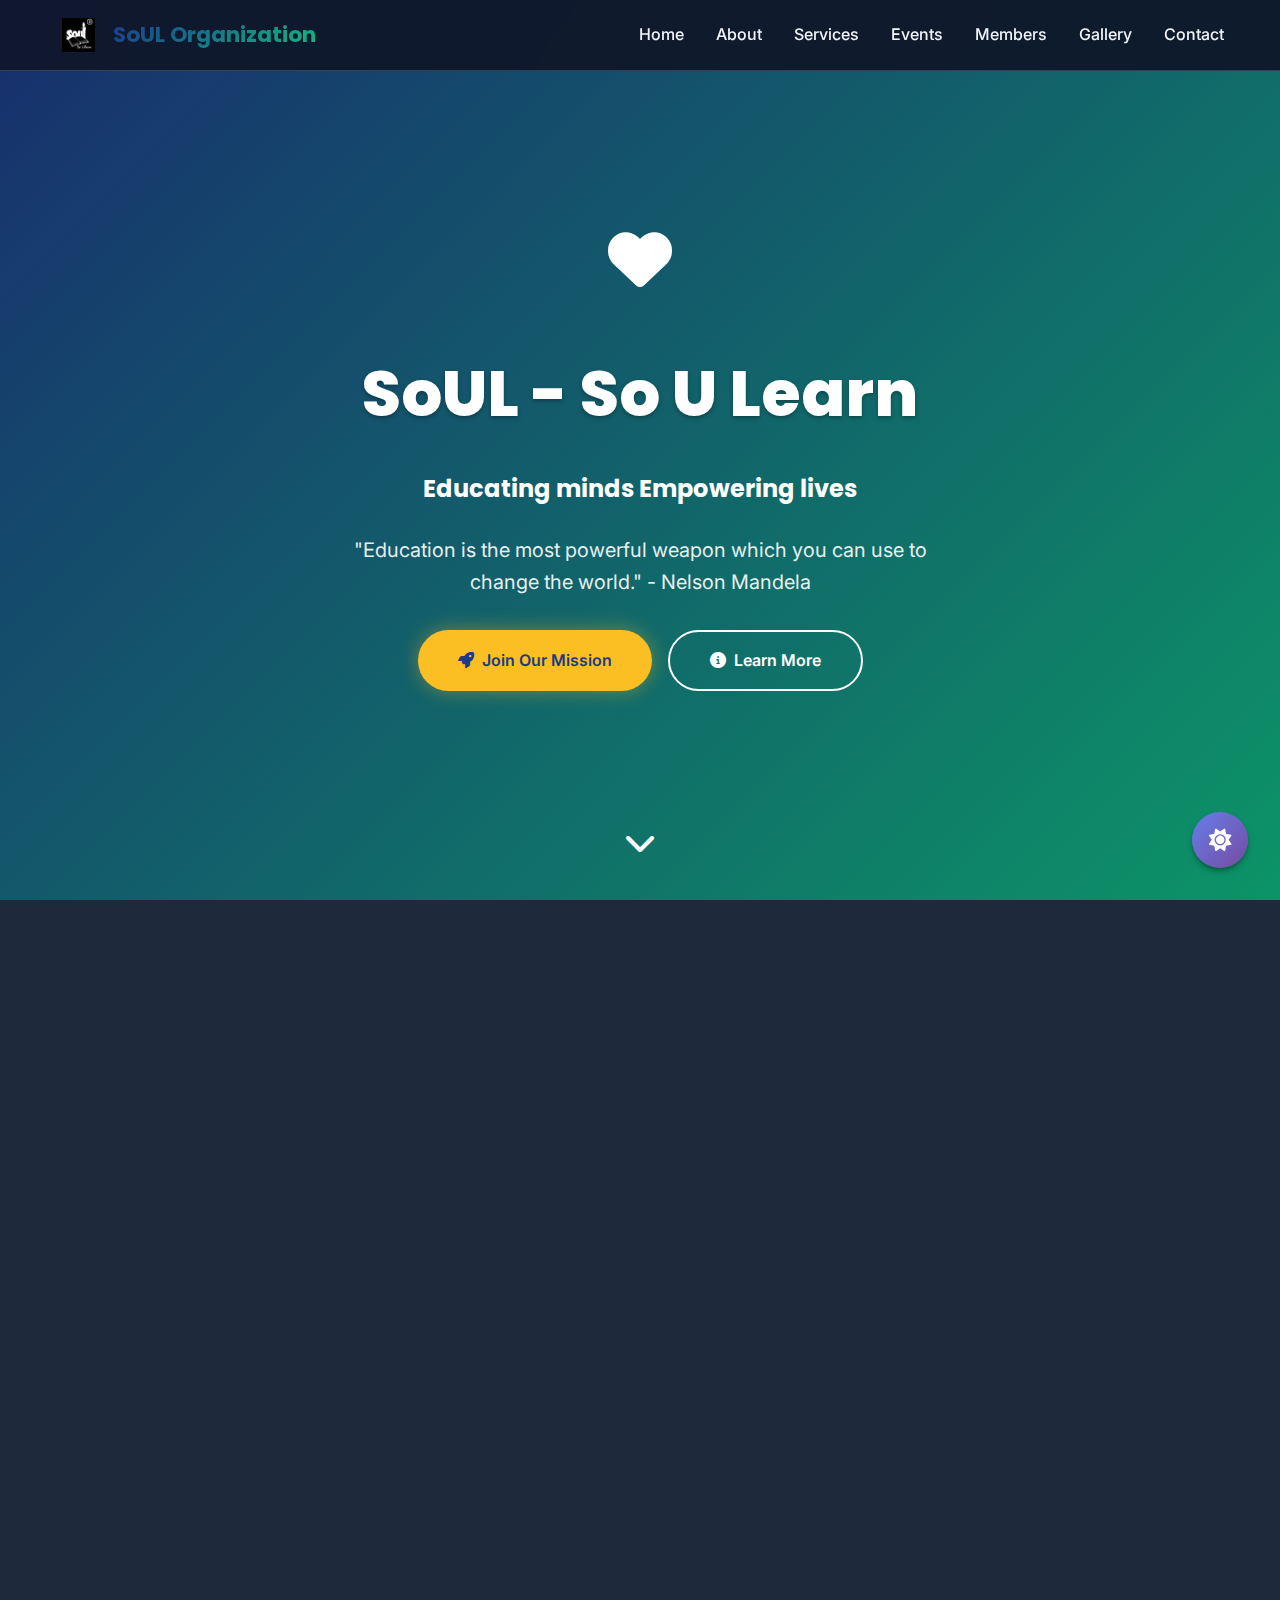
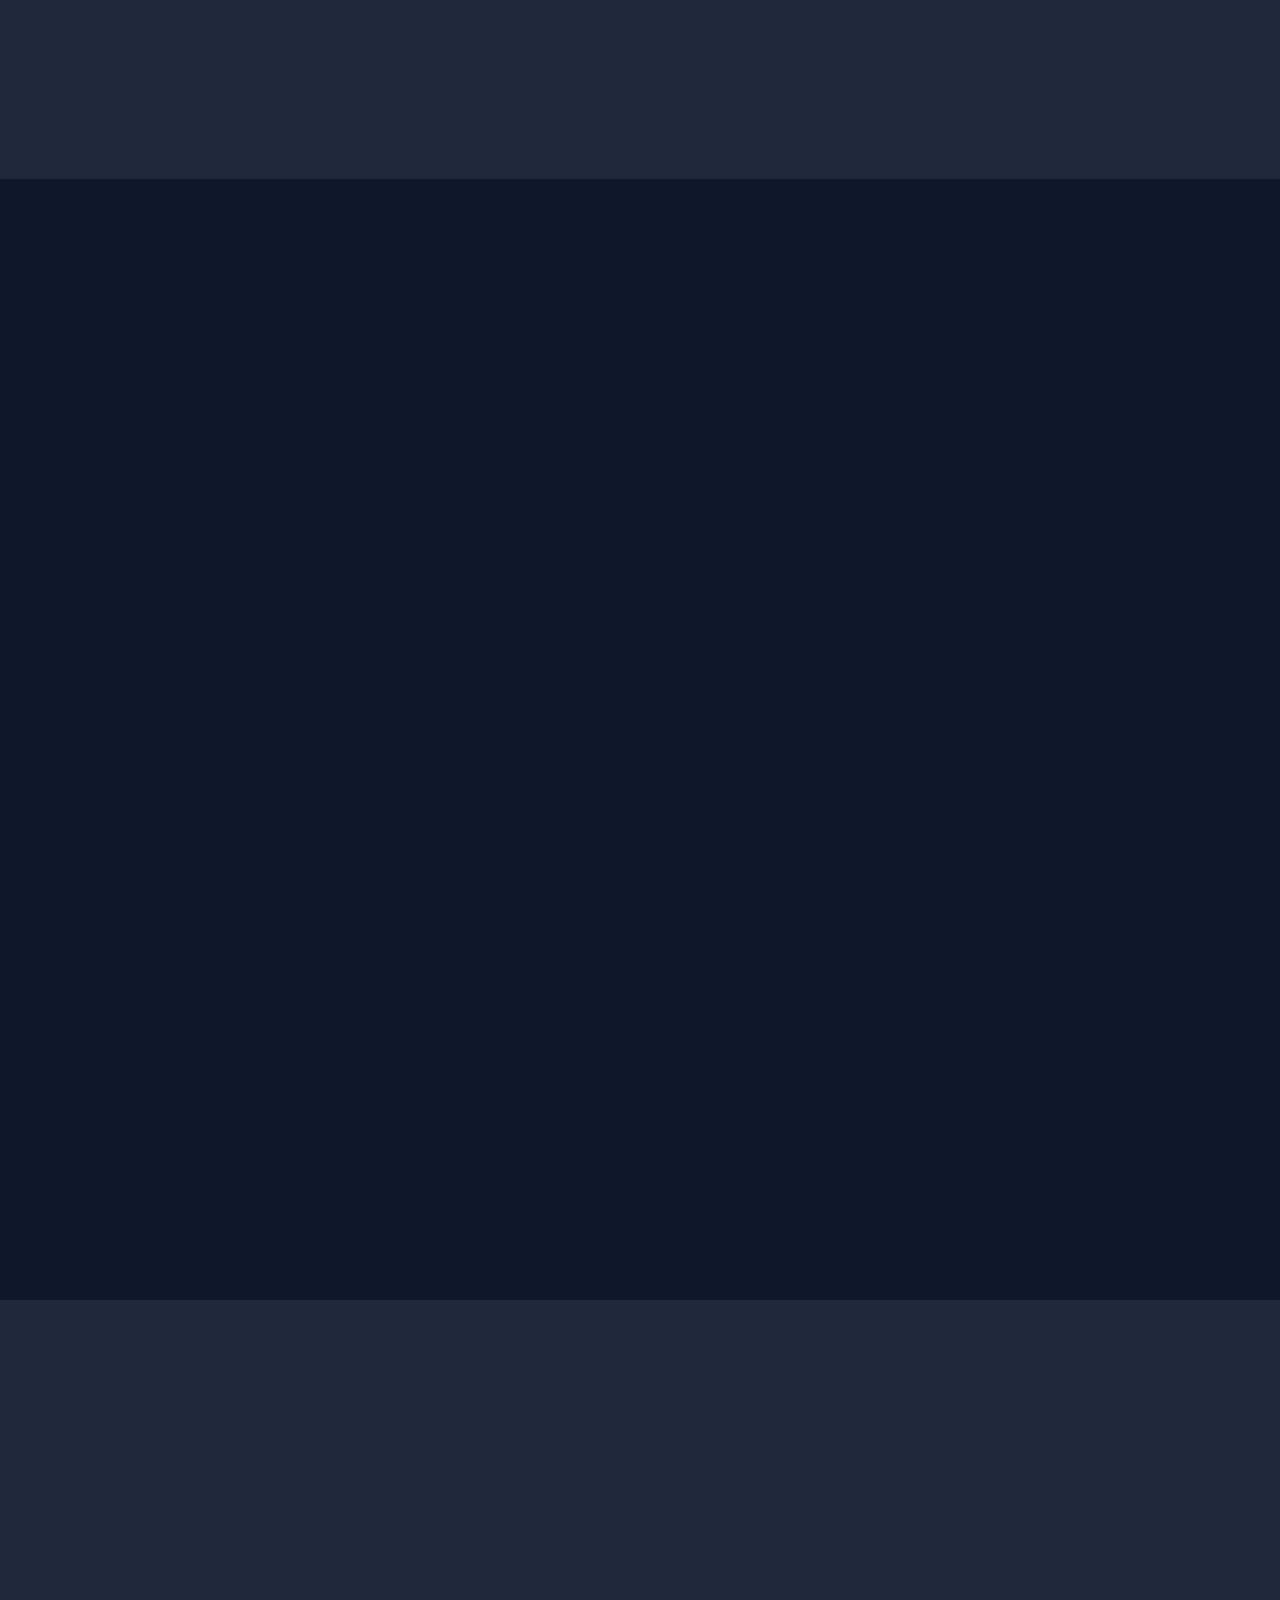
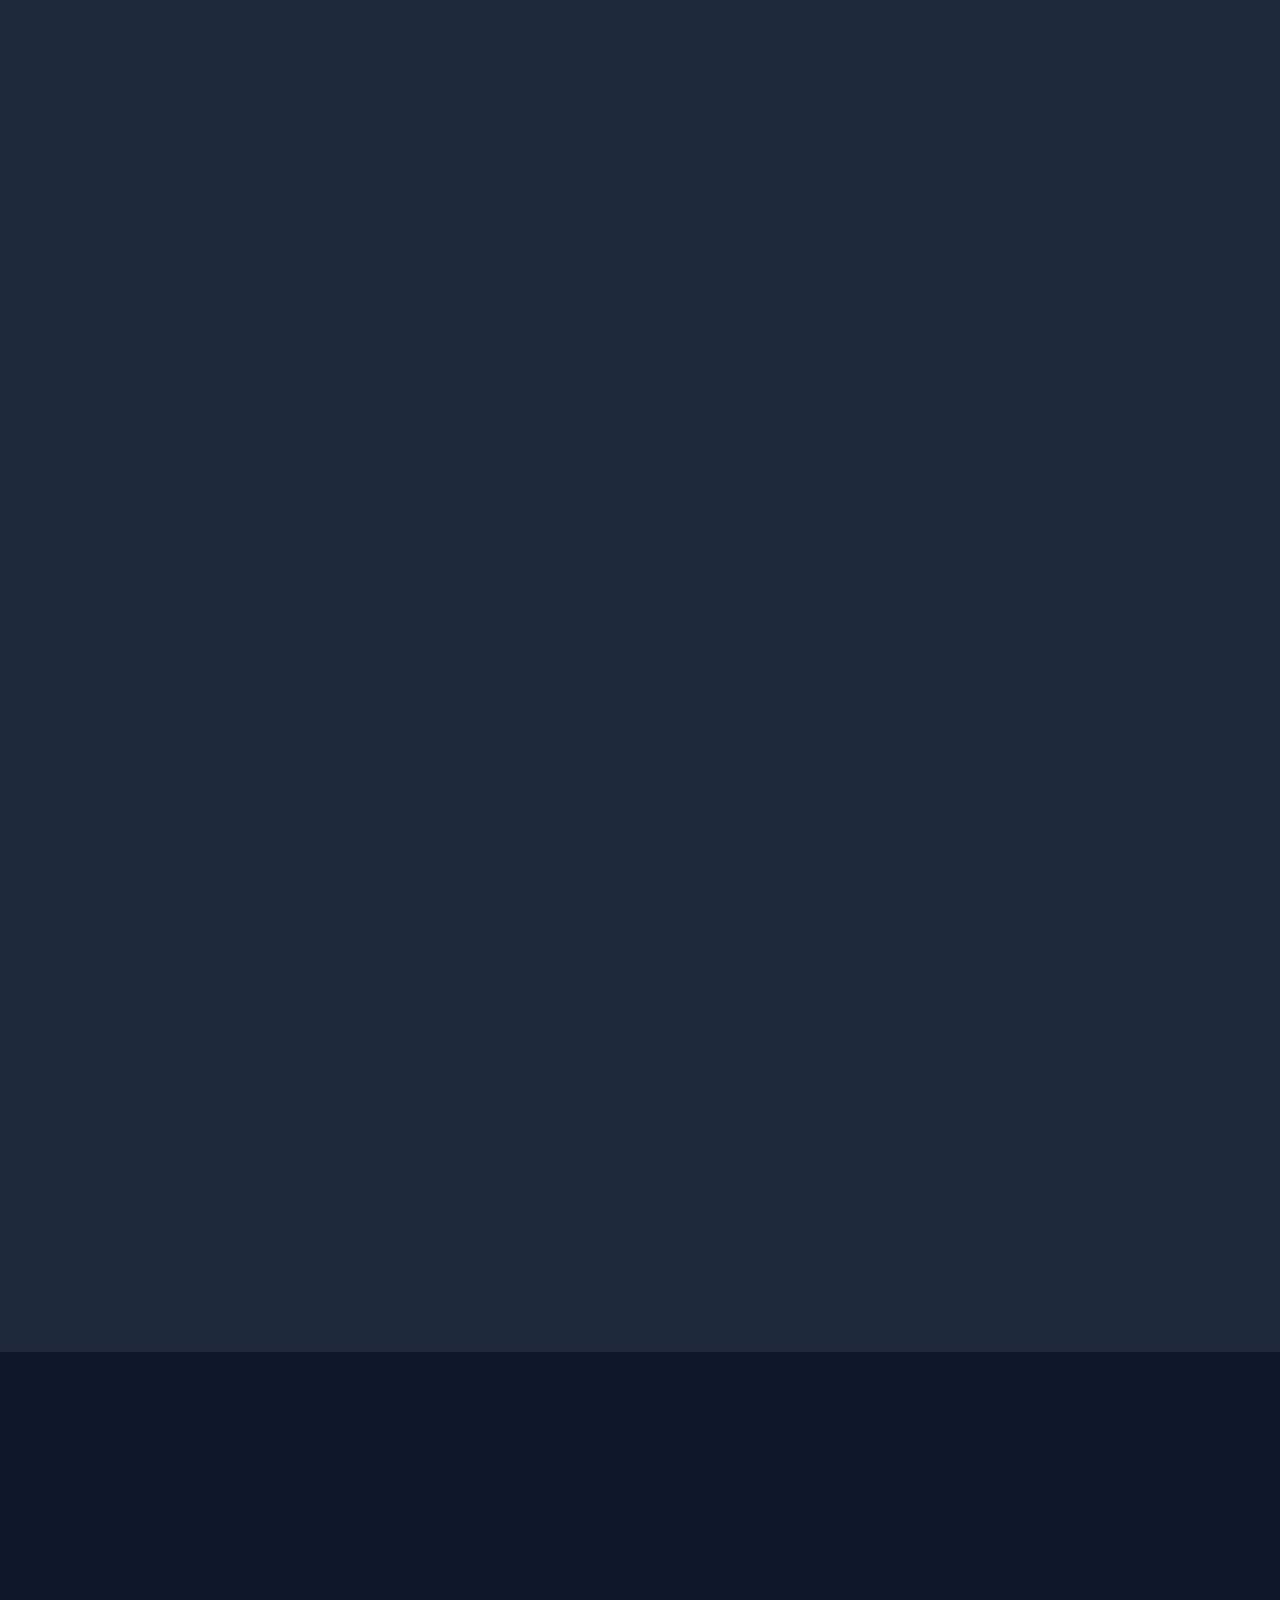
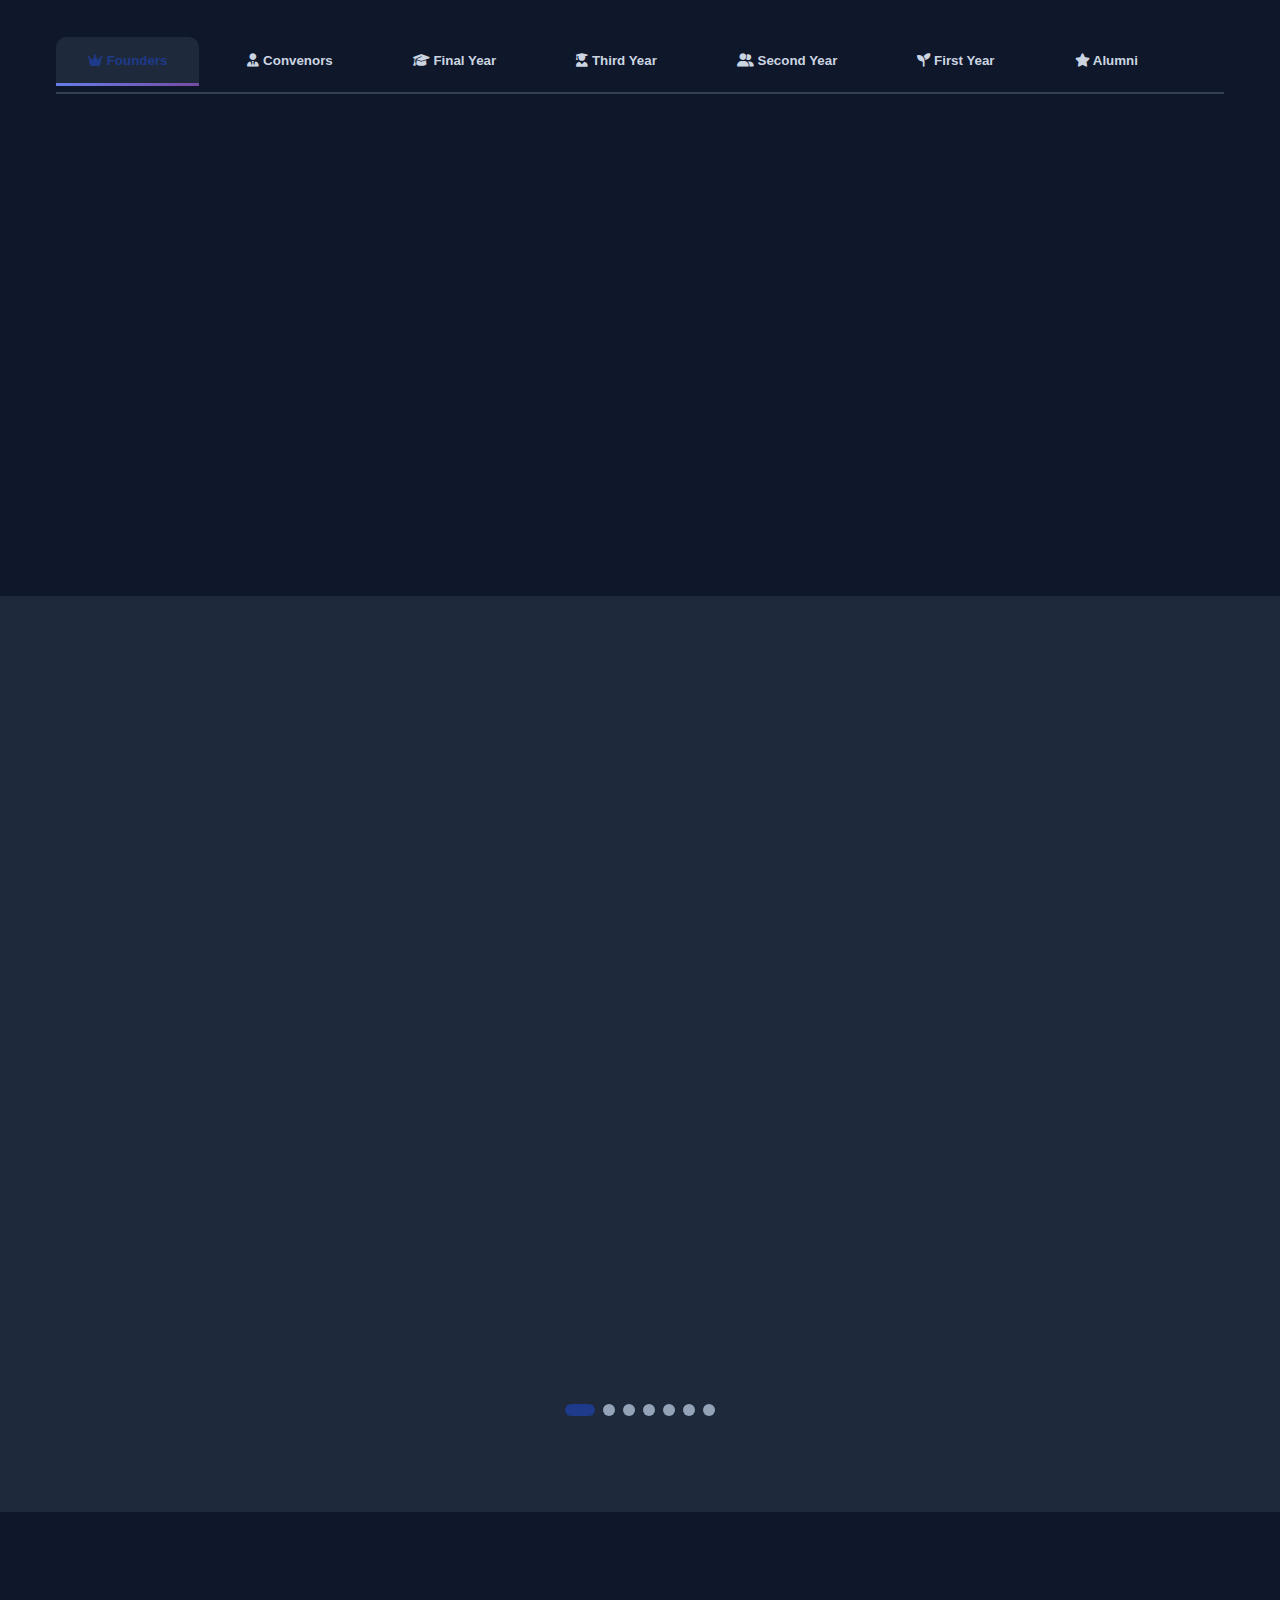
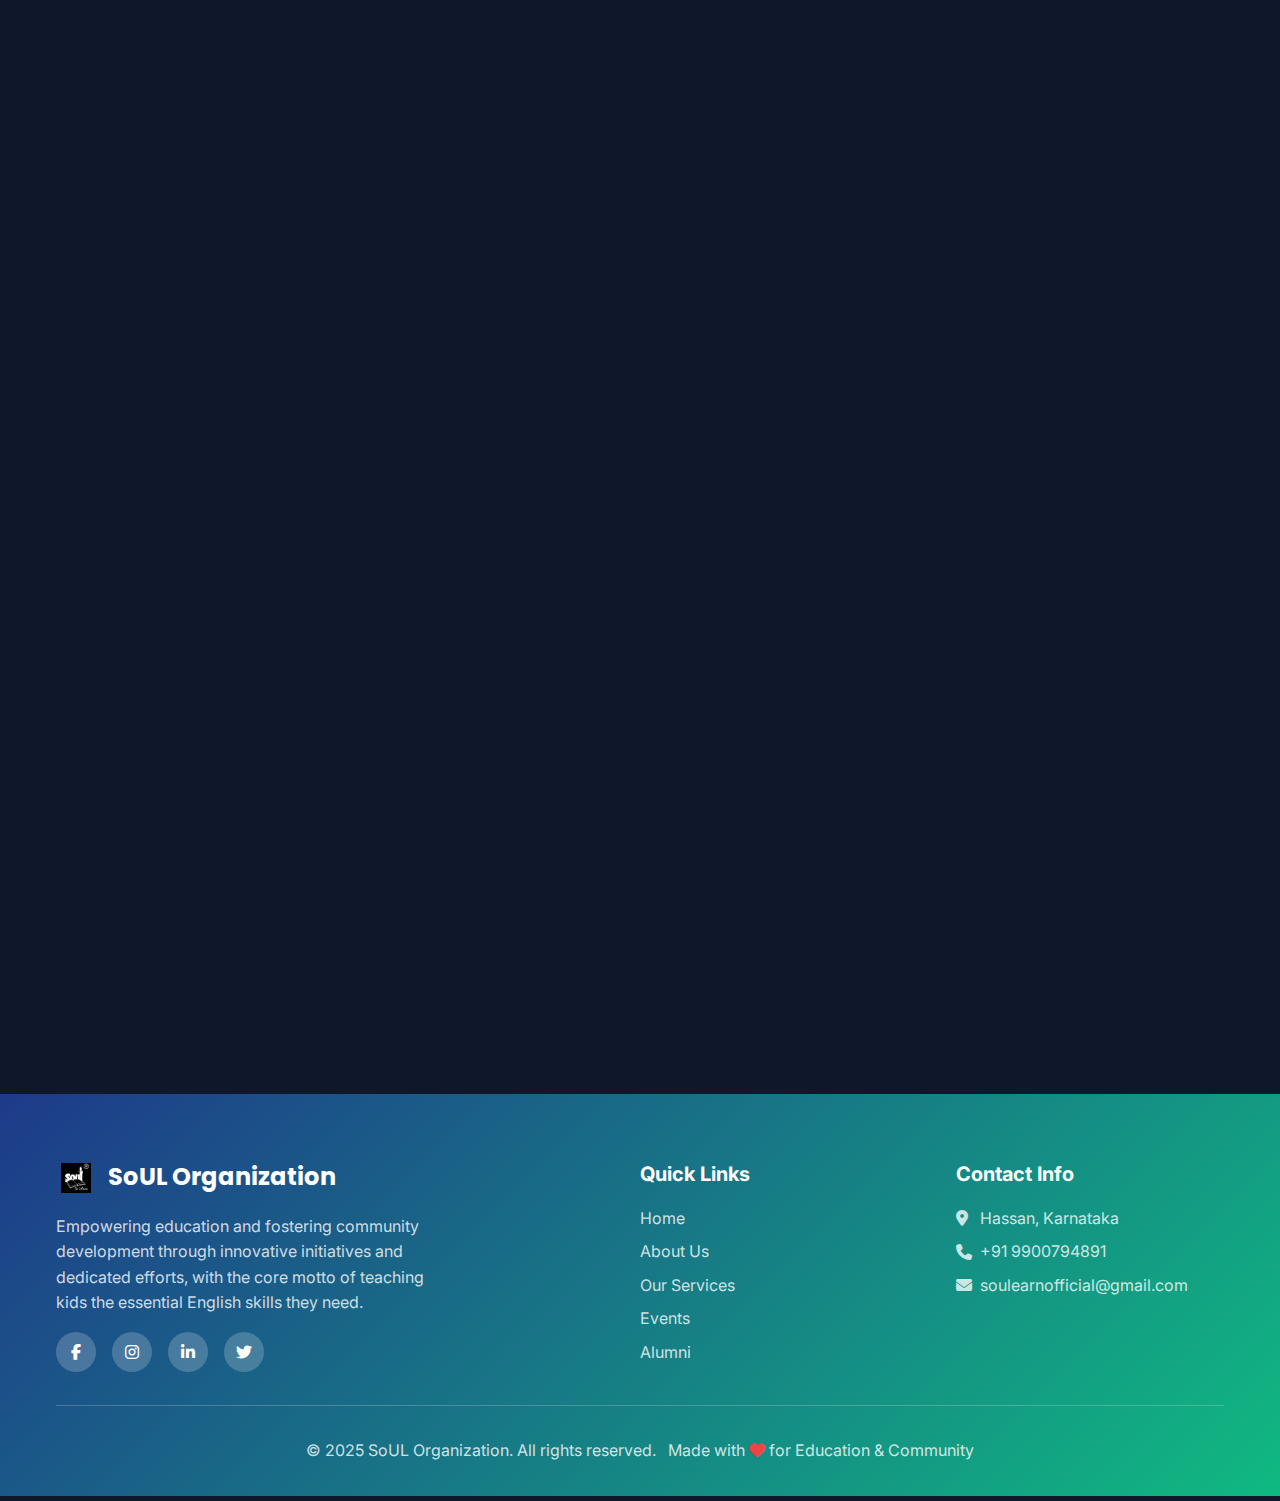
<file: soul.html>
<!DOCTYPE html>
<html lang="en">
<head>
    <meta charset="UTF-8">
    <meta name="viewport" content="width=device-width, initial-scale=1.0">
    <title>SoUL Organization - Empowering Education & Community</title>
    <link rel="preconnect" href="https://fonts.googleapis.com">
    <link rel="preconnect" href="https://fonts.gstatic.com" crossorigin>
    <link href="https://fonts.googleapis.com/css2?family=Poppins:wght@300;400;500;600;700;800&family=Inter:wght@300;400;500;600&display=swap" rel="stylesheet">
    <link rel="stylesheet" href="https://cdnjs.cloudflare.com/ajax/libs/font-awesome/6.4.0/css/all.min.css">
    
    <style>
        :root {
            /* Light theme */
            --soul-blue: #1E3A8A;
            --soul-green: #10B981;
            --soul-yellow: #FBBF24;
            --text-dark: #111827;
            --text-gray: #6B7280;
            --bg-light: #F9FAFB;
            --primary-color: #1E3A8A;
            --secondary-color: #10b981;
            --accent-color: #f59e0b;
            --bg-primary: #ffffff;
            --bg-secondary: #f8fafc;
            --bg-tertiary: #e2e8f0;
            --text-primary: #1e293b;
            --text-secondary: #64748b;
            --text-muted: #94a3b8;
            --border-color: #e2e8f0;
            --card-bg: #ffffff;
            --card-shadow: 0 4px 6px -1px rgba(0, 0, 0, 0.1), 0 2px 4px -1px rgba(0, 0, 0, 0.06);
            --card-hover-shadow: 0 20px 25px -5px rgba(0, 0, 0, 0.1), 0 10px 10px -5px rgba(0, 0, 0, 0.04);
            --gradient-primary: linear-gradient(135deg, #667eea 0%, #764ba2 100%);
            --gradient-secondary: linear-gradient(135deg, #f093fb 0%, #f5576c 100%);
            --gradient-accent: linear-gradient(135deg, #4facfe 0%, #00f2fe 100%);
        }

        [data-theme="dark"] {
            --primary-color: #1E3A8A;
            --secondary-color: #10B981;
            --accent-color: #FBBF24;
            --bg-primary: #0F172A;
            --bg-secondary: #1E293B;
            --bg-tertiary: #334155;
            --text-primary: #f1f5f9;
            --text-secondary: #cbd5e1;
            --text-muted: #94a3b8;
            --border-color: #334155;
            --card-bg: #1e293b;
            --card-shadow: 0 4px 6px -1px rgba(0, 0, 0, 0.3), 0 2px 4px -1px rgba(0, 0, 0, 0.2);
            --card-hover-shadow: 0 20px 25px -5px rgba(0, 0, 0, 0.4), 0 10px 10px -5px rgba(0, 0, 0, 0.2);
        }

        * {
            margin: 0;
            padding: 0;
            box-sizing: border-box;
        }

        body {
            font-family: 'Inter', sans-serif;
            line-height: 1.6;
            color: var(--text-primary);
            background: var(--bg-primary);
            overflow-x: hidden;
            transition: all 0.3s ease;
        }

        .font-poppins { 
            font-family: 'Poppins', sans-serif; 
        }
        
        html { 
            scroll-behavior: smooth;
        }

        .container {
            max-width: 1200px;
            margin: 0 auto;
            padding: 0 1rem;
        }

        /* Theme Toggle */
        .theme-toggle {
            position: fixed;
            bottom: 2rem;
            right: 2rem;
            width: 56px;
            height: 56px;
            border-radius: 50%;
            background: var(--gradient-primary);
            border: none;
            cursor: pointer;
            display: flex;
            align-items: center;
            justify-content: center;
            color: white;
            font-size: 1.4rem;
            z-index: 999;
            box-shadow: var(--card-shadow);
            transition: all 0.3s ease;
        }

        .theme-toggle:hover {
            transform: scale(1.1);
            box-shadow: var(--card-hover-shadow);
        }

        /* Navigation */
        .navbar {
            position: fixed;
            top: 0;
            width: 100%;
            background: rgba(255, 255, 255, 0.95);
            backdrop-filter: blur(20px);
            border-bottom: 1px solid var(--border-color);
            z-index: 1000;
            transition: all 0.3s ease;
        }

        [data-theme="dark"] .navbar {
            background: rgba(15, 23, 42, 0.95);
        }

        .nav-container {
            display: flex;
            justify-content: space-between;
            align-items: center;
            height: 70px;
        }

        .logo {
            display: flex;
            align-items: center;
            gap: 12px;
        }

        .logo-icon {
            width: 45px;
            height: 45px;
            border-radius: 50%;
            display: flex;
            align-items: center;
            justify-content: center;
            color: white;
            font-size: 1.3em;
            animation: float 3s ease-in-out infinite;
        }

        .logo-text {
            font-size: 1.35rem;
            font-weight: 700;
            background: linear-gradient(135deg, var(--soul-blue), var(--soul-green));
            -webkit-background-clip: text;
            -webkit-text-fill-color: transparent;
            background-clip: text;
        }

        .nav-menu {
            display: flex;
            list-style: none;
            gap: 2rem;
        }

        .nav-link {
            text-decoration: none;
            color: var(--text-primary);
            font-weight: 500;
            position: relative;
            transition: color 0.3s ease;
            padding: 0.5rem 0;
        }

        .nav-link::after {
            content: '';
            position: absolute;
            bottom: 0;
            left: 0;
            width: 0;
            height: 2px;
            background: var(--gradient-primary);
            transition: width 0.3s ease;
        }

        .nav-link:hover {
            color: var(--primary-color);
        }

        .nav-link:hover::after {
            width: 100%;
        }

        .mobile-menu-btn {
            display: none;
            background: none;
            border: none;
            font-size: 1.5rem;
            cursor: pointer;
            color: var(--text-primary);
            padding: 0.5rem;
        }

        .mobile-menu {
            display: none;
            position: absolute;
            top: 100%;
            left: 0;
            width: 100%;
            background: var(--bg-primary);
            box-shadow: var(--card-shadow);
            border-radius: 0 0 1rem 1rem;
        }

        .mobile-menu.active {
            display: block;
            animation: slideDown 0.3s ease;
        }

        .mobile-menu a {
            display: block;
            padding: 1rem 1.5rem;
            text-decoration: none;
            color: var(--text-primary);
            border-bottom: 1px solid var(--border-color);
            transition: all 0.3s ease;
        }

        .mobile-menu a:hover {
            background: var(--bg-secondary);
            color: var(--primary-color);
        }

        /* Hero Section */
        .hero {
            height: 100vh;
            display: flex;
            align-items: center;
            justify-content: center;
            background: linear-gradient(135deg, var(--soul-blue) 0%, var(--soul-green) 50%, var(--soul-yellow) 100%);
            animation: gradientShift 8s ease infinite;
            background-size: 200% 200%;
            position: relative;
            color: white;
            text-align: center;
            overflow: hidden;
        }

        .hero::before {
            content: '';
            position: absolute;
            top: 0;
            left: 0;
            right: 0;
            bottom: 0;
            background: rgba(0, 0, 0, 0.2);
            animation: backgroundMove 20s linear infinite;
        }

        .hero-content {
            position: relative;
            z-index: 10;
            max-width: 800px;
            padding: 2rem;
            animation: fadeInUp 1s ease;
        }

        .hero-icon {
            font-size: 4rem;
            margin-bottom: 2rem;
            animation: float 3s ease-in-out infinite;
        }

        .hero h1 {
            font-size: 4rem;
            font-weight: 800;
            margin-bottom: 1.5rem;
            font-family: 'Poppins', sans-serif;
            text-shadow: 0 2px 4px rgba(0, 0, 0, 0.3);
        }

        .hero p {
            font-size: 1.25rem;
            margin-bottom: 2rem;
            opacity: 0.9;
            max-width: 600px;
            margin-left: auto;
            margin-right: auto;
        }

        .cta-buttons {
            display: flex;
            gap: 1rem;
            justify-content: center;
            flex-wrap: wrap;
        }

        .btn {
            padding: 1rem 2.5rem;
            border-radius: 50px;
            font-weight: 600;
            text-decoration: none;
            transition: all 0.3s ease;
            cursor: pointer;
            border: none;
            font-size: 1rem;
            position: relative;
            overflow: hidden;
            display: inline-flex;
            align-items: center;
            gap: 0.5rem;
        }

        .btn-primary {
            background: var(--soul-yellow);
            color: var(--soul-blue);
            box-shadow: 0 0 20px rgba(251, 191, 36, 0.4);
            animation: pulseGlow 2s infinite;
        }

        .btn-primary:hover {
            background: #f59e0b;
            transform: translateY(-3px);
            box-shadow: 0 10px 20px rgba(0, 0, 0, 0.2);
        }

        .btn-secondary {
            background: transparent;
            color: white;
            border: 2px solid white;
        }

        .btn-secondary:hover {
            background: white;
            color: var(--primary-color);
            transform: translateY(-3px);
        }

        .scroll-indicator {
            position: absolute;
            bottom: 2rem;
            left: 50%;
            transform: translateX(-50%);
            color: white;
            font-size: 2rem;
            animation: bounce 2s infinite;
            cursor: pointer;
        }

        /* Sections */
        .section {
            padding: 6rem 0;
            background: var(--bg-primary);
            transition: background 0.3s ease;
        }

        .section:nth-child(even) {
            background: var(--bg-secondary);
        }

        .section-title {
            text-align: center;
            margin-bottom: 4rem;
        }

        .section-title h2 {
            font-size: 3rem;
            font-weight: 700;
            background: linear-gradient(135deg, var(--soul-blue), var(--soul-green));
            -webkit-background-clip: text;
            -webkit-text-fill-color: transparent;
            background-clip: text;
            margin-bottom: 1rem;
            font-family: 'Poppins', sans-serif;
        }

        .section-title p {
            font-size: 1.25rem;
            color: var(--text-secondary);
            max-width: 600px;
            margin: 0 auto;
        }

        /* Cards */
        .card {
            background: var(--card-bg);
            border-radius: 20px;
            padding: 2rem;
            box-shadow: var(--card-shadow);
            transition: all 0.3s ease;
            border: 1px solid var(--border-color);
            position: relative;
            overflow: hidden;
        }

        .card::before {
            content: '';
            position: absolute;
            top: 0;
            left: 0;
            right: 0;
            height: 4px;
            background: linear-gradient(135deg, var(--soul-blue), var(--soul-green));
            transform: translateX(-100%);
            transition: transform 0.3s ease;
        }

        .card:hover::before {
            transform: translateX(0);
        }

        .card:hover {
            transform: translateY(-10px);
            box-shadow: var(--card-hover-shadow);
        }

        /* Services Cards */
        .services-grid {
            display: grid;
            grid-template-columns: repeat(auto-fit, minmax(300px, 1fr));
            gap: 2rem;
        }

        .service-card {
            background: var(--card-bg);
            border-radius: 20px;
            padding: 2rem;
            box-shadow: var(--card-shadow);
            transition: all 0.3s ease;
            cursor: pointer;
            position: relative;
            overflow: hidden;
            border: 1px solid var(--border-color);
        }

        .service-card::before {
            content: '';
            position: absolute;
            top: 0;
            left: 0;
            right: 0;
            height: 4px;
            background: var(--gradient-primary);
            transform: translateX(-100%);
            transition: transform 0.3s ease;
        }

        .service-card:hover::before {
            transform: translateX(0);
        }

        .service-card:hover {
            transform: translateY(-10px) scale(1.02);
            box-shadow: var(--card-hover-shadow);
        }

        .service-icon {
            width: 70px;
            height: 70px;
            border-radius: 20px;
            display: flex;
            align-items: center;
            justify-content: center;
            margin-bottom: 1.5rem;
            color: white;
            font-size: 1.5rem;
            background: var(--gradient-primary);
        }

        .service-title {
            font-size: 1.25rem;
            font-weight: 700;
            margin-bottom: 0.75rem;
            color: var(--text-primary);
        }

        .service-description {
            color: var(--text-secondary);
            font-size: 0.9rem;
            line-height: 1.6;
            margin-bottom: 1rem;
        }

        .service-link {
            color: var(--primary-color);
            font-weight: 600;
            text-decoration: none;
            display: inline-flex;
            align-items: center;
            gap: 0.5rem;
            transition: all 0.3s ease;
        }

        .service-link:hover {
            gap: 1rem;
        }
                /* Member Cards */
        .members-grid {
            display: grid;
            grid-template-columns: repeat(auto-fit, minmax(250px, 1fr));
            gap: 2rem;
        }

        .member-card {
            background: var(--card-bg);
            border-radius: 20px;
            padding: 1.5rem;
            text-align: center;
            box-shadow: var(--card-shadow);
            transition: all 0.3s ease;
            cursor: pointer;
        }

        .member-card:hover {
            transform: translateY(-10px);
            box-shadow: var(--hover-shadow);
        }

        .member-photo-placeholder {
            width: 120px;
            height: 120px;
            border-radius: 50%;
            background: var(--bg-tertiary);
            margin: 0 auto 1rem;
            display: flex;
            align-items: center;
            justify-content: center;
            font-size: 3rem;
            color: var(--text-tertiary);
            border: 4px solid var(--border-color);
        }

        .member-name {
            font-size: 1.1rem;
            font-weight: 700;
            color: var(--text-primary);
            margin-bottom: 0.5rem;
        }

        .member-position {
            font-size: 0.9rem;
            color: var(--soul-purple);
            font-weight: 600;
            margin-bottom: 0.5rem;
        }

        .member-branch {
            font-size: 0.85rem;
            color: var(--text-secondary);
        }

        .member-social {
            display: flex;
            justify-content: center;
            gap: 0.75rem;
            margin-top: 1rem;
        }

        .member-social a {
            width: 35px;
            height: 35px;
            border-radius: 50%;
            background: var(--bg-tertiary);
            display: flex;
            align-items: center;
            justify-content: center;
            color: var(--text-secondary);
            transition: all 0.3s ease;
        }

        .member-social a:hover {
            background: var(--primary-gradient);
            color: white;
            transform: scale(1.1);
        }

        /* Modal */
        .modal {
            display: none;
            position: fixed;
            top: 0;
            left: 0;
            width: 100%;
            height: 100%;
            background: rgba(0, 0, 0, 0.8);
            z-index: 2000;
            align-items: center;
            justify-content: center;
            opacity: 0;
            transition: opacity 0.3s ease;
            backdrop-filter: blur(10px);
        }

        .modal.active {
            display: flex;
            opacity: 1;
        }

        .modal-content {
            background: var(--card-bg);
            border-radius: 20px;
            padding: 2.5rem;
            max-width: 600px;
            width: 90%;
            max-height: 80vh;
            overflow-y: auto;
            position: relative;
            animation: slideUp 0.3s ease;
            border: 1px solid var(--border-color);
        }

        .modal-close {
            position: absolute;
            top: 1rem;
            right: 1rem;
            background: var(--bg-tertiary);
            border: none;
            font-size: 1.5rem;
            cursor: pointer;
            color: var(--text-primary);
            width: 40px;
            height: 40px;
            border-radius: 50%;
            display: flex;
            align-items: center;
            justify-content: center;
            transition: all 0.3s ease;
        }

        .modal-close:hover {
            background: var(--primary-color);
            color: white;
            transform: rotate(90deg);
        }

        .modal-header {
            margin-bottom: 1.5rem;
        }

        .modal-icon {
            width: 80px;
            height: 80px;
            border-radius: 20px;
            display: flex;
            align-items: center;
            justify-content: center;
            margin-bottom: 1rem;
            color: white;
            font-size: 2rem;
            background: var(--gradient-primary);
        }

        .modal-title {
            font-size: 1.75rem;
            font-weight: 700;
            color: var(--text-primary);
            margin-bottom: 1rem;
        }

        .modal-text {
            color: var(--text-secondary);
            line-height: 1.7;
            font-size: 1rem;
        }

        /* Gallery Carousel */
        .gallery-carousel {
            position: relative;
            max-width: 100%;
            margin: 0 auto;
            overflow: hidden;
            border-radius: 20px;
            box-shadow: var(--card-shadow);
        }

        .gallery-track {
            display: flex;
            transition: transform 0.5s ease;
        }

        .gallery-slide {
            min-width: 100%;
            position: relative;
        }

        .gallery-slide img {
            width: 100%;
            height: 500px;
            object-fit: cover;
            border-radius: 20px;
        }

        .gallery-nav {
            position: absolute;
            top: 50%;
            transform: translateY(-50%);
            background: rgba(255, 255, 255, 0.9);
            border: none;
            width: 50px;
            height: 50px;
            border-radius: 50%;
            display: flex;
            align-items: center;
            justify-content: center;
            cursor: pointer;
            transition: all 0.3s ease;
            font-size: 1.2rem;
            color: var(--primary-color);
            z-index: 10;
        }

        [data-theme="dark"] .gallery-nav {
            background: rgba(30, 41, 59, 0.9);
            color: var(--primary-color);
        }

        .gallery-nav:hover {
            background: var(--primary-color);
            color: white;
            transform: translateY(-50%) scale(1.1);
        }

        .gallery-prev {
            left: 1rem;
        }

        .gallery-next {
            right: 1rem;
        }

        .gallery-dots {
            display: flex;
            justify-content: center;
            gap: 0.5rem;
            margin-top: 1rem;
        }

        .gallery-dot {
            width: 12px;
            height: 12px;
            border-radius: 50%;
            background: var(--text-muted);
            border: none;
            cursor: pointer;
            transition: all 0.3s ease;
        }

        .gallery-dot.active {
            background: var(--primary-color);
            width: 30px;
            border-radius: 6px;
        }

        /* Tabs */
        .tabs-container {
            margin-bottom: 3rem;
        }

        .tabs-nav {
            display: flex;
            gap: 1rem;
            border-bottom: 2px solid var(--border-color);
            margin-bottom: 2rem;
            overflow-x: auto;
            padding-bottom: 0.5rem;
        }

        .tab-btn {
            padding: 1rem 2rem;
            background: none;
            border: none;
            color: var(--text-secondary);
            font-weight: 600;
            cursor: pointer;
            position: relative;
            transition: all 0.3s ease;
            white-space: nowrap;
            border-radius: 10px 10px 0 0;
        }

        .tab-btn.active {
            color: var(--primary-color);
            background: var(--bg-secondary);
        }

        .tab-btn::after {
            content: '';
            position: absolute;
            bottom: -2px;
            left: 0;
            right: 0;
            height: 3px;
            background: var(--gradient-primary);
            transform: scaleX(0);
            transition: transform 0.3s ease;
        }

        .tab-btn.active::after {
            transform: scaleX(1);
        }

        .tab-btn:hover {
            color: var(--primary-color);
            background: var(--bg-tertiary);
        }

        .tab-content {
            display: none;
            animation: fadeIn 0.5s ease;
        }

        .tab-content.active {
            display: block;
        }

        /* Member Cards */
        .members-grid {
            display: grid;
            grid-template-columns: repeat(auto-fit, minmax(280px, 1fr));
            gap: 2rem;
        }

        .member-card {
            background: var(--card-bg);
            border-radius: 20px;
            padding: 1.5rem;
            text-align: center;
            box-shadow: var(--card-shadow);
            transition: all 0.3s ease;
            cursor: pointer;
            border: 1px solid var(--border-color);
            position: relative;
            overflow: hidden;
        }

        .member-card::before {
            content: '';
            position: absolute;
            top: 0;
            left: 0;
            right: 0;
            height: 3px;
            background: var(--gradient-primary);
            transform: translateX(-100%);
            transition: transform 0.3s ease;
        }

        .member-card:hover::before {
            transform: translateX(0);
        }

        .member-card:hover {
            transform: translateY(-10px);
            box-shadow: var(--card-hover-shadow);
        }

        .member-photo-placeholder {
            width: 120px;
            height: 120px;
            border-radius: 50%;
            background: var(--bg-tertiary);
            margin: 0 auto 1rem;
            display: flex;
            align-items: center;
            justify-content: center;
            font-size: 3rem;
            color: var(--text-muted);
            border: 4px solid var(--border-color);
            transition: all 0.3s ease;
            overflow: hidden;
        }

        .member-photo-placeholder img {
            width: 100%;
            height: 100%;
            object-fit: cover;
            border-radius: 50%;
        }

        .member-card:hover .member-photo-placeholder {
            border-color: var(--primary-color);
            transform: scale(1.05);
        }

        .member-name {
            font-size: 1.1rem;
            font-weight: 700;
            color: var(--text-primary);
            margin-bottom: 0.5rem;
        }

        .member-position {
            font-size: 0.9rem;
            color: var(--primary-color);
            font-weight: 600;
            margin-bottom: 0.5rem;
        }

        .member-branch {
            font-size: 0.85rem;
            color: var(--text-secondary);
            margin-bottom: 1rem;
        }

        .member-social {
            display: flex;
            justify-content: center;
            gap: 0.75rem;
        }

        .member-social a {
            width: 35px;
            height: 35px;
            border-radius: 50%;
            background: var(--bg-tertiary);
            display: flex;
            align-items: center;
            justify-content: center;
            color: var(--text-secondary);
            transition: all 0.3s ease;
            text-decoration: none;
        }

        .member-social a:hover {
            background: var(--gradient-primary);
            color: white;
            transform: scale(1.1);
        }

        /* Stats Cards */
        .stats-grid {
            display: grid;
            grid-template-columns: repeat(auto-fit, minmax(200px, 1fr));
            gap: 2rem;
            margin: 3rem 0;
        }

        .stat-card {
            background: var(--card-bg);
            border-radius: 20px;
            padding: 2rem;
            text-align: center;
            box-shadow: var(--card-shadow);
            position: relative;
            overflow: hidden;
            border: 1px solid var(--border-color);
            transition: all 0.3s ease;
        }

        .stat-card::before {
            content: '';
            position: absolute;
            top: 0;
            left: 0;
            right: 0;
            height: 4px;
            background: linear-gradient(135deg, var(--soul-blue), var(--soul-green));
        }

        .stat-card:hover {
            transform: translateY(-5px);
            box-shadow: var(--card-hover-shadow);
        }

        .stat-number {
            font-size: 2.5rem;
            font-weight: 700;
            background: linear-gradient(135deg, var(--soul-blue), var(--soul-green));
            -webkit-background-clip: text;
            -webkit-text-fill-color: transparent;
            background-clip: text;
        }

        .stat-label {
            font-size: 1rem;
            color: var(--text-secondary);
            margin-top: 0.5rem;
        }

        /* Contact Form */
        .contact-grid {
            display: grid;
            grid-template-columns: 1fr 1fr;
            gap: 3rem;
            align-items: start;
        }

        .contact-form {
            background: var(--card-bg);
            border-radius: 20px;
            padding: 2.5rem;
            box-shadow: var(--card-shadow);
            border: 1px solid var(--border-color);
        }

        .form-group {
            margin-bottom: 1.5rem;
        }

        .form-group label {
            display: block;
            margin-bottom: 0.5rem;
            font-weight: 600;
            color: var(--text-primary);
        }

        .form-group input,
        .form-group textarea {
            width: 100%;
            padding: 1rem;
            border: 2px solid var(--border-color);
            border-radius: 10px;
            font-size: 1rem;
            background: var(--bg-primary);
            color: var(--text-primary);
            transition: all 0.3s ease;
        }

        .form-group input:focus,
        .form-group textarea:focus {
            outline: none;
            border-color: var(--soul-blue);
            box-shadow: 0 0 0 3px rgba(30, 58, 138, 0.1);
        }
        
        .social-footer {
            display: flex;
            gap: 1rem;
            margin-top: 2rem;
            padding-top: 2rem;
            border-top: 1px solid #e5e7eb;
        }

        .social-icon {
            width: 40px;
            height: 40px;
            border-radius: 50%;
            display: flex;
            align-items: center;
            justify-content: center;
            color: white;
            text-decoration: none;
            transition: transform 0.3s ease;
        }

        .social-icon:hover {
            transform: scale(1.1);
        }
        .social-icon.facebook { background: #1877f2; }
        .social-icon.instagram { background: linear-gradient(45deg, #f09433, #e6683c, #dc2743, #cc2366, #bc1888); }
        .social-icon.linkedin { background: #0077b5; }
        .social-icon.twitter { background: #1da1f2; }


        /* Footer */
        .footer {
            background: linear-gradient(135deg, var(--soul-blue), var(--soul-green));
            color: #ffffff;
            padding: 4rem 0 2rem;
            margin-top: 5rem;
            /* position: relative; */
        }

        .footer-content {
            display: grid;
            grid-template-columns: 2fr 1fr 1fr;
            gap: 3rem;
            margin-bottom: 2rem;
        }
        .footer-logo {
            display: flex;
            align-items: center;
            gap: 12px;
            margin-bottom: 1rem;
        }
                .footer-links {
            list-style: none;
        }
        .footer-logo-icon {
            width: 40px;
            height: 40px;
            border-radius: 50%;
            display: flex;
            align-items: center;
            justify-content: center;
            color: var(--soul-blue);
        }

        .footer-links li {
            margin-bottom: 0.5rem;
        }

        .footer-links a {
            color: rgba(255, 255, 255, 0.8);
            text-decoration: none;
            transition: color 0.3s ease;
        }

        .footer-links a:hover {
            color: white;
        }

        .footer-bottom {
            border-top: 1px solid rgba(255, 255, 255, 0.2);
            padding-top: 2rem;
            text-align: center;
            color: rgba(255, 255, 255, 0.8);
        }

        .footer-socials {
            display: flex;
            gap: 1rem;
            margin-top: 1rem;
        }

        .footer-social-icon {
            width: 40px;
            height: 40px;
            border-radius: 50%;
            background: rgba(255, 255, 255, 0.2);
            display: flex;
            align-items: center;
            justify-content: center;
            color: white;
            text-decoration: none;
            transition: background 0.3s ease;
        }

        .footer-social-icon:hover {
            background: rgba(255, 255, 255, 0.3);
        }


        /* Animations */
        @keyframes float {
            0%, 100% { transform: translateY(0px); }
            50% { transform: translateY(-20px); }
        }

        @keyframes bounce {
            0%, 20%, 50%, 80%, 100% { transform: translateY(0) translateX(-50%); }
            40% { transform: translateY(-30px) translateX(-50%); }
            60% { transform: translateY(-15px) translateX(-50%); }
        }

        @keyframes fadeInUp {
            from {
                opacity: 0;
                transform: translateY(50px);
            }
            to {
                opacity: 1;
                transform: translateY(0);
            }
        }

        @keyframes fadeIn {
            from {
                opacity: 0;
                transform: translateY(20px);
            }
            to {
                opacity: 1;
                transform: translateY(0);
            }
        }

        @keyframes slideUp {
            from {
                transform: translateY(50px);
                opacity: 0;
            }
            to {
                transform: translateY(0);
                opacity: 1;
            }
        }

        @keyframes slideDown {
            from {
                transform: translateY(-10px);
                opacity: 0;
            }
            to {
                transform: translateY(0);
                opacity: 1;
            }
        }

        @keyframes gradientShift {
            0% { 
                background-position: 0% 50%; 
            }
            25% { 
                background-position: 100% 50%; 
            }
            50% { 
                background-position: 100% 100%; 
            }
            75% { 
                background-position: 0% 100%; 
            }
            100% { 
                background-position: 0% 50%; 
            }
        }

        @keyframes backgroundMove {
            0% { background-position: 0% 50%; }
            50% { background-position: 100% 50%; }
            100% { background-position: 0% 50%; }
        }

        .fade-in {
            opacity: 0;
            transform: translateY(30px);
            transition: all 0.6s ease;
        }

        .fade-in.appear {
            opacity: 1;
            transform: translateY(0);
        }

        /* Responsive Design */
        @media (max-width: 768px) {
            .mobile-menu-btn {
                display: block;
            }

            .nav-menu {
                display: none;
            }

            .hero h1 {
                font-size: 2.5rem;
            }

            .hero p {
                font-size: 1rem;
            }

            .section-title h2 {
                font-size: 2rem;
            }

            .contact-grid {
                grid-template-columns: 1fr;
            }

            .tabs-nav {
                flex-wrap: nowrap;
                overflow-x: auto;
                -webkit-overflow-scrolling: touch;
            }

            .gallery-slide img {
                height: 300px;
            }

            .cta-buttons {
                flex-direction: column;
                align-items: center;
            }

            .services-grid {
                grid-template-columns: 1fr;
            }

            .members-grid {
                grid-template-columns: repeat(auto-fit, minmax(250px, 1fr));
            }

            .stats-grid {
                grid-template-columns: repeat(2, 1fr);
            }
        }

        @media (max-width: 480px) {
            .hero h1 {
                font-size: 2rem;
            }

            .section {
                padding: 3rem 0;
            }

            .modal-content {
                padding: 1.5rem;
                margin: 1rem;
            }

            .stats-grid {
                grid-template-columns: 1fr;
            }

            .members-grid {
                grid-template-columns: 1fr;
            }

            .container {
                padding: 0 0.75rem;
            }
        }
    </style>
</head>
<body>
    <!-- Theme Toggle Button -->
    <button class="theme-toggle" id="theme-toggle">
        <i class="fas fa-moon" id="theme-icon"></i>
    </button>

    <!-- Navigation -->
    <nav class="navbar">
        <div class="container nav-container">
            <div class="logo">
                <div class="logo-icon">
                    <img src="logo.jpg" alt="SoUL Logo" style="width: 75%; height: 75%;">
                </div>
                <span class="logo-text font-poppins">SoUL Organization</span>
            </div>

            <ul class="nav-menu">
                <li><a href="#home" class="nav-link">Home</a></li>
                <li><a href="#about" class="nav-link">About</a></li>
                <li><a href="#services" class="nav-link">Services</a></li>
                <li><a href="#events" class="nav-link">Events</a></li>
                <li><a href="#members" class="nav-link">Members</a></li>
                <li><a href="#gallery" class="nav-link">Gallery</a></li>
                <li><a href="#contact" class="nav-link">Contact</a></li>
            </ul>

            <button class="mobile-menu-btn" id="mobile-menu-btn">
                <i class="fas fa-bars"></i>
            </button>
        </div>

        <div class="mobile-menu" id="mobile-menu">
            <a href="#home">Home</a>
            <a href="#about">About</a>
            <a href="#services">Services</a>
            <a href="#events">Events</a>
            <a href="#members">Members</a>
            <a href="#gallery">Gallery</a>
            <a href="#contact">Contact</a>
        </div>
    </nav>

    <!-- Hero Section -->
    <section id="home" class="hero">
        <div class="hero-content">
            <div class="hero-icon">
                <i class="fas fa-heart"></i>
            </div>
            <h1 class="font-poppins">SoUL - So U Learn </h1>
            <h2 class="font-poppins">Educating minds Empowering lives </h2>
            <br>
            <p>"Education is the most powerful weapon which you can use to change the world." - Nelson Mandela</p>
            <div class="cta-buttons">
                <a href="#contact" class="btn btn-primary">
                    <i class="fas fa-rocket"></i>
                    Join Our Mission
                </a>
                <a href="#about" class="btn btn-secondary">
                    <i class="fas fa-info-circle"></i>
                    Learn More
                </a>
            </div>
        </div>
        <div class="scroll-indicator" onclick="document.getElementById('about').scrollIntoView({behavior: 'smooth'})">
            <i class="fas fa-chevron-down"></i>
        </div>
    </section>

    <!-- About Section -->
    <section id="about" class="section">
        <div class="container">
            <div class="section-title fade-in">
                <h2 class="font-poppins">About SoUL Organization</h2>
                <p>SoUL is a voluntary student organization which was formed by a group of students on 9th February 2014 with the tagline: 
“Educating minds, Empowering lives”. </p>
            </div>

            <div class="stats-grid fade-in">
                <div class="stat-card">
                    <div class="stat-number" data-count="2014">2014</div>
                    <div class="stat-label">Founded</div>
                </div>
                <div class="stat-card">
                    <div class="stat-number" data-count="500">500+</div>
                    <div class="stat-label">Students Impacted</div>
                </div>
                <div class="stat-card">
                    <div class="stat-number" data-count="30">30+</div>
                    <div class="stat-label">Current Volunteers</div>
                </div>
                <div class="stat-card">
                    <div class="stat-number" data-count="200">200+</div>
                    <div class="stat-label">Alumni Network</div>
                </div>
            </div>

            <div class="fade-in" style="text-align: center; margin-top: 3rem;">
                <div class="card" style="max-width: 800px; margin: 0 auto;">
                    <h3 style="font-size: 1.5rem; font-weight: 700; margin-bottom: 1rem; color: var(--text-primary);">Our Mission</h3>
                    <p style="color: var(--text-secondary); line-height: 1.8; font-size: 1.1rem;">
                        <ul style="list-style-type: none; padding-left: 1.5rem; text-align: center;">
                            <li>To recognize and nurture  talents of the young in need.  </li>
                            <li>To make them feel that they are in the right path to reach their goals.</li>
                            <li>Provide English education to survive in this competitive corporate world.</li>
                            <li>To create moments of happiness and bring smiles on young and old faces. </li>
                        </ul>
                </div>
            </div>
        </div>
    </section>

    <!-- Services Section -->
    <section id="services" class="section">
        <div class="container">
            <div class="section-title fade-in">
                <h2 class="font-poppins">What We Do</h2>
                <p>Discover our impactful initiatives and click on any service to learn more</p>
            </div>

            <div class="services-grid">
                <div class="service-card fade-in" onclick="openServiceModal('SoUL Sessions', 'As the main aim of SoUL is to nurture the kids with knowledge, morals and confidence.\nWe conduct sessions every Sunday.\nIn sessions we teach them English to improve their vocabulary.\nVolunteers will teach children from 1st to 10th as per the pre-scheduled timetable and narrate them a moral story and an activity will be conducted.', 'fa-solid fa-school')">
                    <div class="service-icon">
                        <i class="fa-solid fa-school"></i>
                    </div>
                    <h3 class="service-title">SoUL Sessions</h3>
                    <p class="service-description">Weekly sessions focused on holistic development, including academics, life skills, and emotional well-being.</p>
                    <a href="#" class="service-link">
                        Learn More <i class="fas fa-arrow-right"></i>
                    </a>
                </div>
                <div class="service-card fade-in" onclick="openServiceModal('Reflections', 'Reflections is one of the events organised by one of the Club of MCE, more like an inter-school competition. We the volunteers, prepare the Balmandir kids to participate in various events just like other kids from any other private institutions. This helps our children to represent themselves in the competitive world right from their childhood.', 'fa-solid fa-palette')">
                    <div class="service-icon" style="background: linear-gradient(135deg, #ef4444 0%, #dc2626 100%);">
                        <i class="fa-solid fa-palette"></i>
                    </div>
                    <h3 class="service-title">Reflections</h3>
                    <p class="service-description">An inter-school competition that prepares Balmandir kids to represent themselves confidently.</p>
                    <a href="#" class="service-link">
                        Learn More <i class="fas fa-arrow-right"></i>
                    </a>
                </div>
                <div class="service-card fade-in" onclick="openServiceModal('Fund Raising', 'Since SoUL is a non-governmental organisation, we don’t get any funds to organise things. Hence, we the volunteers raise the funds so that we get amount for the expenditure of Balmandir kids, SoUL Day and other events of the whole academic year. Fund raising will be done at Malnad College Of Engineering. Food drive is the source where we get our funds raised.', 'fas fa-utensils')">
                    <div class="service-icon">
                        <i class="fas fa-utensils"></i>
                    </div>
                    <h3 class="service-title">Fund Raising</h3>
                    <p class="service-description">Since SoUL is a non-governmental organisation, Fund raising will be done at MCE. Food drive is the source where we get our funds raised.</p>
                    <a href="#" class="service-link">
                        Learn More <i class="fas fa-arrow-right"></i>
                    </a>
                </div>

                <div class="service-card fade-in" onclick="openServiceModal('Cloth Drive', 'Happiness reflects when we shower the love and care to the needed ,so we the members of SoUL gave a warmth hug to the shivering soul through donating clothing by organising a cloth drive by collecting clothes and segregated them on the requirement and distributed them to the life which was craving for warmth and love.', 'fas fa-tshirt')">
                    <div class="service-icon" style="background: var(--gradient-secondary);">
                        <i class="fas fa-tshirt"></i>
                    </div>
                    <h3 class="service-title">Cloth Drive</h3>
                    <p class="service-description">Distributing clothes to those in need, especially during winter seasons, reaching over 150 families.</p>
                    <a href="#" class="service-link">
                        Learn More <i class="fas fa-arrow-right"></i>
                    </a>
                </div>

                <div class="service-card fade-in" onclick="openServiceModal('Paper Drive', 'We promote environmental responsibility by actively encouraging paper recycling within our community. Alongside this, we run book collection drives where students contribute their used books, which are then carefully sorted to identify reusable ones. These books are distributed to underprivileged individuals, helping reduce waste while spreading knowledge and learning opportunities.', 'fas fa-recycle')">
                    <div class="service-icon" style="background: var(--gradient-accent);">
                        <i class="fas fa-recycle"></i>
                    </div>
                    <h3 class="service-title">Paper Drive</h3>
                    <p class="service-description">Encouraging paper recycling and sharing knowledge by collecting books from students and donating them to those in need.</p>
                    <a href="#" class="service-link">
                        Learn More <i class="fas fa-arrow-right"></i>
                    </a>
                </div>

                <div class="service-card fade-in" onclick="openServiceModal('Temple Drive', 'As volunteers, we take the initiative to clean and restore old temples. This effort not only revives the sanctity of these sacred spaces but also raises awareness in the community about preserving cultural heritage and maintaining monuments with respect and cleanliness.', 'fas fa-place-of-worship')">
                    <div class="service-icon" style="background: linear-gradient(135deg, #fbbf24 0%, #f59e0b 100%);">
                        <i class="fas fa-place-of-worship"></i>
                    </div>
                    <h3 class="service-title">Temple Drive</h3>
                    <p class="service-description">We volunteers clean old temples, inspiring people to preserve heritage and keep monuments clean.</p>
                    <a href="#" class="service-link">
                        Learn More <i class="fas fa-arrow-right"></i>
                    </a>
                </div>

                <!-- <div class="service-card fade-in" onclick="openServiceModal('Flood Relief', 'Our flood relief initiative provides emergency assistance and rehabilitation support during natural disasters. We have helped over 1000 families during recent flood situations, providing immediate aid including food, shelter, medical supplies, and emotional support during their most difficult times.', 'fas fa-hand-holding-heart')">
                    <div class="service-icon" style="background: linear-gradient(135deg, #ef4444 0%, #dc2626 100%);">
                        <i class="fas fa-hand-holding-heart"></i>
                    </div>
                    <h3 class="service-title">Flood Relief</h3>
                    <p class="service-description">Emergency assistance and rehabilitation support during natural disasters, helping 1000+ families.</p>
                    <a href="#" class="service-link">
                        Learn More <i class="fas fa-arrow-right"></i>
                    </a>
                </div>

                <div class="service-card fade-in" onclick="openServiceModal('Alumni Meet', 'Our alumni networking events connect graduates and foster opportunities for career growth and mentorship. These annual gatherings bring together industry experts and successful alumni, creating valuable connections and knowledge sharing opportunities for current students and recent graduates.', 'fas fa-users')">
                    <div class="service-icon" style="background: linear-gradient(135deg, #10b981 0%, #059669 100%);">
                        <i class="fas fa-users"></i>
                    </div>
                    <h3 class="service-title">Alumni Meet</h3>
                    <p class="service-description">Connecting graduates and fostering networking opportunities for career growth and mentorship.</p>
                    <a href="#" class="service-link">
                        Learn More <i class="fas fa-arrow-right"></i>
                    </a>
                </div> -->
            </div>
        </div>
    </section>

    <!-- Events Section -->
    <section id="events" class="section">
        <div class="container">
            <div class="section-title fade-in">
                <h2 class="font-poppins">Events We conduct</h2>
                <p>Highlights from our recent activities and community initiatives</p>
            </div>

            <div style="display: grid; gap: 3rem;">
                <div class="card fade-in">
                    <div style="display: grid; grid-template-columns: 1fr 2fr; gap: 2rem; align-items: center;">
                        <img src="alumni.png" alt="Alumni Meet" style="width: 100%; height: 200px; object-fit: cover; border-radius: 10px;">
                        <div>
                            <h3 style="font-size: 1.5rem; font-weight: 700; margin-bottom: 1rem; color: var(--text-primary);">Alumni Meet</h3>
                            <p style="color: var(--text-secondary); margin-bottom: 1rem;"> On SoUL Day, the active members organize the SoUL Alumni Meet, bringing together alumni, industry experts, and current members. The event fosters networking, mentorship, and knowledge sharing while also serving as a platform for alumni to provide valuable feedback and suggestions. These insights help drive continuous improvement within SoUL and strengthen the bond between alumni and the organization.</p>
                            <div style="display: flex; gap: 1rem; margin-bottom: 1rem;">
                                <span style="padding: 0.25rem 0.75rem; background: var(--gradient-primary); color: white; border-radius: 15px; font-size: 0.875rem;">100+ alumni</span>
                                <span style="padding: 0.25rem 0.75rem; background: var(--gradient-accent); color: white; border-radius: 15px; font-size: 0.875rem;">December 2024</span>
                            </div>
                        </div>
                    </div>
                </div>

                <div class="card fade-in">
                    <div style="display: grid; grid-template-columns: 2fr 1fr; gap: 2rem; align-items: center;">
                        <div>
                            <h3 style="font-size: 1.5rem; font-weight: 700; margin-bottom: 1rem; color: var(--text-primary);">SoUL Day</h3>
                            <p style="color: var(--text-secondary); margin-bottom: 1rem;">The SoUL volunteers organize SoUL Day every year which includes various events such as workshops, literary, cultural and sports. This day is celebrated as a remark of success where all the little kids learn many new things and enjoy a lot.</p>
                            <div style="display: flex; gap: 1rem; margin-bottom: 1rem;">
                                <span style="padding: 0.25rem 0.75rem; background: var(--gradient-secondary); color: white; border-radius: 15px; font-size: 0.875rem;">200+ Students</span>
                                <span style="padding: 0.25rem 0.75rem; background: var(--gradient-accent); color: white; border-radius: 15px; font-size: 0.875rem;">January 2025</span>
                            </div>
                        </div>
                        <img src="soulday.png" alt="SoUL Day" style="width: 100%; height: 200px; object-fit: cover; border-radius: 10px;">
                    </div>
                </div>
                <div class="card fade-in">
                    <div style="display: grid; grid-template-columns: 1fr 2fr; gap: 2rem; align-items: center;">
                        <img src="celeb.png" alt="Alumni Meet" style="width: 100%; height: 200px; object-fit: cover; border-radius: 10px;">
                        <div>
                            <h3 style="font-size: 1.5rem; font-weight: 700; margin-bottom: 1rem; color: var(--text-primary);">Festivals Celebrations</h3>
                            <p style="color: var(--text-secondary); margin-bottom: 1rem;"> Every year we, volunteers of SoUL celebrate Deepavali and other festivals with the little hearts of Balmandir. It is ensured that the children aren’t missing their families during these occasions. We make them feel special by distributing sweets.</p>
                            <div style="display: flex; gap: 1rem; margin-bottom: 1rem;">
                                <span style="padding: 0.25rem 0.75rem; background: var(--gradient-primary); color: white; border-radius: 15px; font-size: 0.875rem;">50+ Families</span>
                                <span style="padding: 0.25rem 0.75rem; background: var(--gradient-accent); color: white; border-radius: 15px; font-size: 0.875rem;">December 2024</span>
                            </div>
                        </div>
                    </div>
                </div>
                <div class="card fade-in">
                    <div style="display: grid; grid-template-columns: 2fr 1fr; gap: 2rem; align-items: center;">
                        <div>
                            <h3 style="font-size: 1.5rem; font-weight: 700; margin-bottom: 1rem; color: var(--text-primary);">Patriotic Festivities</h3>
                            <p style="color: var(--text-secondary); margin-bottom: 1rem;">Every Independence Day and Republic Day, Balmandir children proudly participate in the parade at the Hassan District Stadium, showcasing their respect for the nation. Their performances honor the sacrifices of our freedom fighters, while the boys of Balmandir march with discipline, energy, and perfect synchronization—displaying true team spirit and patriotism.</p>
                            <div style="display: flex; gap: 1rem; margin-bottom: 1rem;">
                                <span style="padding: 0.25rem 0.75rem; background: var(--gradient-secondary); color: white; border-radius: 15px; font-size: 0.875rem;">100+ Students</span>
                                <span style="padding: 0.25rem 0.75rem; background: var(--gradient-accent); color: white; border-radius: 15px; font-size: 0.875rem;">November 2024</span>
                            </div>
                        </div>
                        <img src="patri.png" alt="Festivals Celebrations" style="width: 100%; height: 200px; object-fit: cover; border-radius: 10px;">
                    </div>
                </div>
            </div>
        </div>
    </section>

    <!-- Members Section with Tabs -->
    <section id="members" class="section">
        <div class="container">
            <div class="section-title fade-in">
                <h2 class="font-poppins">Our Team</h2>
                <p>Meet the dedicated individuals who drive our mission forward</p>
            </div>

            <div class="tabs-container">
                <div class="tabs-nav">
                    <button class="tab-btn active" onclick="switchTab('founders')">
                        <i class="fas fa-crown"></i> Founders
                    </button>
                    <button class="tab-btn" onclick="switchTab('convenors')">
                        <i class="fas fa-user-tie"></i> Convenors
                    </button>
                    <button class="tab-btn" onclick="switchTab('final-year')">
                        <i class="fas fa-graduation-cap"></i> Final Year
                    </button>
                    <button class="tab-btn" onclick="switchTab('third-year')">
                        <i class="fas fa-user-graduate"></i> Third Year
                    </button>
                    <button class="tab-btn" onclick="switchTab('second-year')">
                        <i class="fas fa-user-friends"></i> Second Year
                    </button>
                    <button class="tab-btn" onclick="switchTab('first-year')">
                        <i class="fas fa-seedling"></i> First Year
                    </button>
                    <button class="tab-btn" onclick="switchTab('alumni')">
                        <i class="fas fa-star"></i> Alumni
                    </button>
                </div>

                <!-- Founders Tab -->
                <div class="tab-content active" id="founders-tab">
                    <div class="members-grid">
                        <div class="member-card fade-in">
                            <div class="member-photo-placeholder">
                                <i class="fas fa-user"></i>
                            </div>
                            <div class="member-name">Keertheesh</div>
                            <div class="member-position">Founder of SoUL Organization</div>
                            <div class="member-branch">Batch 2014 - BE</div>
                            <div class="member-social">
                                <a href="#"><i class="fab fa-linkedin"></i></a>
                                <a href="#"><i class="fab fa-instagram"></i></i></a>
                                <a href="#"><i class="fas fa-envelope"></i></a>
                            </div>
                        </div>
                    </div>
                </div>
            
                <div class="tab-content" id="convenors-tab">
                    <div class="members-grid">
                        <div class="member-card fade-in">
                            <div class="member-photo-placeholder">
                                <i class="fas fa-user"></i>
                            </div>
                            <div class="member-name">Convenor Name</div>
                            <div class="member-position">Lead Convenor</div>
                            <div class="member-branch">Electronics Engineering</div>
                            <div class="member-social">
                                <a href="#"><i class="fab fa-linkedin"></i></a>
                                <a href="#"><i class="fab fa-github"></i></a>
                                <a href="#"><i class="fas fa-envelope"></i></a>
                            </div>
                        </div>
                    </div>
                </div>

                <!-- Final Year Tab -->
                <div class="tab-content" id="final-year-tab">
                    <div class="members-grid">
                        <div class="member-card fade-in">
                            <div class="member-photo-placeholder">
                                <i class="fas fa-user"></i>
                            </div>
                            <div class="member-name">Student Name</div>
                            <div class="member-position">President</div>
                            <div class="member-branch">Computer Science</div>
                        </div>
                        <div class="member-card fade-in">
                            <div class="member-photo-placeholder">
                                <i class="fas fa-user"></i>
                            </div>
                            <div class="member-name">Student Name</div>
                            <div class="member-position">Vice President</div>
                            <div class="member-branch">Information Technology</div>
                        </div>
                        
                        <div class="member-card fade-in">
                            <div class="member-photo-placeholder">
                                <i class="fas fa-user"></i>
                            </div>
                            <div class="member-name">Student Name</div>
                            <div class="member-position">Secretary</div>
                            <div class="member-branch">Electronics</div>
                        </div>
                        <div class="member-card fade-in">
                            <div class="member-photo-placeholder">
                                <i class="fas fa-user"></i>
                            </div>
                            <div class="member-name">Student Name</div>
                            <div class="member-position">Secretary</div>
                            <div class="member-branch">Electronics</div>
                        </div>
                        <div class="member-card fade-in">
                            <div class="member-photo-placeholder">
                                <i class="fas fa-user"></i>
                            </div>
                            <div class="member-name">Student Name</div>
                            <div class="member-position">Secretary</div>
                            <div class="member-branch">Electronics</div>
                        </div>
                        <div class="member-card fade-in">
                            <div class="member-photo-placeholder">
                                <i class="fas fa-user"></i>
                            </div>
                            <div class="member-name">Student Name</div>
                            <div class="member-position">Secretary</div>
                            <div class="member-branch">Electronics</div>
                        </div>
                        <div class="member-card fade-in">
                            <div class="member-photo-placeholder">
                                <i class="fas fa-user"></i>
                            </div>
                            <div class="member-name">Student Name</div>
                            <div class="member-position">Secretary</div>
                            <div class="member-branch">Electronics</div>
                        </div>
                        <div class="member-card fade-in">
                            <div class="member-photo-placeholder">
                                <i class="fas fa-user"></i>
                            </div>
                            <div class="member-name">Student Name</div>
                            <div class="member-position">Secretary</div>
                            <div class="member-branch">Electronics</div>
                        </div>
                        <div class="member-card fade-in">
                            <div class="member-photo-placeholder">
                                <i class="fas fa-user"></i>
                            </div>
                            <div class="member-name">Student Name</div>
                            <div class="member-position">Secretary</div>
                            <div class="member-branch">Electronics</div>
                        </div>
                        <div class="member-card fade-in">
                            <div class="member-photo-placeholder">
                                <i class="fas fa-user"></i>
                            </div>
                            <div class="member-name">Student Name</div>
                            <div class="member-position">Secretary</div>
                            <div class="member-branch">Electronics</div>
                        </div>
                        <div class="member-card fade-in">
                            <div class="member-photo-placeholder">
                                <i class="fas fa-user"></i>
                            </div>
                            <div class="member-name">Student Name</div>
                            <div class="member-position">Secretary</div>
                            <div class="member-branch">Electronics</div>
                        </div>
                    </div>
                </div>

                <!-- Third Year Tab -->
                <div class="tab-content" id="third-year-tab">
                    <div class="members-grid">
                        <div class="member-card fade-in">
                            <div class="member-photo-placeholder">
                                <i class="fas fa-user"></i>
                            </div>
                            <div class="member-name">Student Name</div>
                            <div class="member-position">Volunteer</div>
                            <div class="member-branch">Computer Science</div>
                        </div>
                        <div class="member-card fade-in">
                            <div class="member-photo-placeholder">
                                <i class="fas fa-user"></i>
                            </div>
                            <div class="member-name">Student Name</div>
                            <div class="member-position">Volunteer</div>
                            <div class="member-branch">Mechanical</div>
                        </div>
                        <div class="member-card fade-in">
                            <div class="member-photo-placeholder">
                                <i class="fas fa-user"></i>
                            </div>
                            <div class="member-name">Student Name</div>
                            <div class="member-position">Volunteer</div>
                            <div class="member-branch">Computer Science</div>
                        </div>
                        <div class="member-card fade-in">
                            <div class="member-photo-placeholder">
                                <i class="fas fa-user"></i>
                            </div>
                            <div class="member-name">Student Name</div>
                            <div class="member-position">Volunteer</div>
                            <div class="member-branch">Computer Science</div>
                            <div class="member-social"></div>
                        </div>
                        <div class="member-card fade-in">
                            <div class="member-photo-placeholder">
                                <i class="fas fa-user"></i>
                            </div>
                            <div class="member-name">Student Name</div>
                            <div class="member-position">Volunteer</div>
                            <div class="member-branch">Computer Science</div>
                            <div class="member-social"></div>
                        </div>
                        <div class="member-card fade-in">
                            <div class="member-photo-placeholder">
                                <i class="fas fa-user"></i>
                            </div>
                            <div class="member-name">Student Name</div>
                            <div class="member-position">Volunteer</div>
                            <div class="member-branch">Computer Science</div>
                        </div>
                        <div class="member-card fade-in">
                            <div class="member-photo-placeholder">
                                <i class="fas fa-user"></i>
                            </div>
                            <div class="member-name">Student Name</div>
                            <div class="member-position">Volunteer</div>
                            <div class="member-branch">Computer Science</div>
                        </div>
                        <div class="member-card fade-in">
                            <div class="member-photo-placeholder">
                                <i class="fas fa-user"></i>
                            </div>
                            <div class="member-name">Student Name</div>
                            <div class="member-position">Volunteer</div>
                            <div class="member-branch">Computer Science</div>
                        </div>
                        <div class="member-card fade-in">
                            <div class="member-photo-placeholder">
                                <i class="fas fa-user"></i>
                            </div>
                            <div class="member-name">Student Name</div>
                            <div class="member-position">Volunteer</div>
                            <div class="member-branch">Computer Science</div>
                        </div>
                        <div class="member-card fade-in">
                            <div class="member-photo-placeholder">
                                <i class="fas fa-user"></i>
                            </div>
                            <div class="member-name">Student Name</div>
                            <div class="member-position">Volunteer</div>
                            <div class="member-branch">Computer Science</div>
                        </div>
                    </div>
                </div>

                <!-- Second Year Tab -->
                <div class="tab-content" id="second-year-tab">
                    <div class="members-grid">
                        <div class="member-card fade-in">
                            <div class="member-photo-placeholder">
                                <i class="fas fa-user"></i>
                            </div>
                            <div class="member-name">Student Name</div>
                            <div class="member-position">Volunteer</div>
                            <div class="member-branch">Civil Engineering</div>
                        </div>
                        <div class="member-card fade-in">
                            <div class="member-photo-placeholder">
                                <i class="fas fa-user"></i>
                            </div>
                            <div class="member-name">Student Name</div>
                            <div class="member-position">Volunteer</div>
                            <div class="member-branch">Civil Engineering</div>
                            <div class="member-social"></div>
                        </div>
                        <div class="member-card fade-in">
                            <div class="member-photo-placeholder">
                                <i class="fas fa-user"></i>
                            </div>
                            <div class="member-name">Student Name</div>
                            <div class="member-position">Volunteer</div>
                            <div class="member-branch">Civil Engineering</div>
                        </div>
                        <div class="member-card fade-in">
                            <div class="member-photo-placeholder">
                                <i class="fas fa-user"></i>
                            </div>
                            <div class="member-name">Student Name</div>
                            <div class="member-position">Volunteer</div>
                            <div class="member-branch">Civil Engineering</div>
                            <div class="member-social"></div>
                        </div>
                        <div class="member-card fade-in">
                            <div class="member-photo-placeholder">
                                <i class="fas fa-user"></i>
                            </div>
                            <div class="member-name">Student Name</div>
                            <div class="member-position">Volunteer</div>
                            <div class="member-branch">Civil Engineering</div>
                        </div>

                        <div class="member-card fade-in">
                            <div class="member-photo-placeholder">
                                <i class="fas fa-user"></i>
                            </div>
                            <div class="member-name">Student Name</div>
                            <div class="member-position">Junior Coordinator</div>
                            <div class="member-branch">Civil Engineering</div>
                        </div>
                        <div class="member-card fade-in">
                            <div class="member-photo-placeholder">
                                <i class="fas fa-user"></i>
                            </div>
                            <div class="member-name">Student Name</div>
                            <div class="member-position">Volunteer</div>
                            <div class="member-branch">Civil Engineering</div>
                        </div>
                        <div class="member-card fade-in">
                            <div class="member-photo-placeholder">
                                <i class="fas fa-user"></i>
                            </div>
                            <div class="member-name">Student Name</div>
                            <div class="member-position">Volunteer</div>
                            <div class="member-branch">Civil Engineering</div>
                        </div>
                    </div>
                </div>

                <!-- First Year Tab -->
                <div class="tab-content" id="first-year-tab">
                    <div class="members-grid">
                        <div class="member-card fade-in">
                            <div class="member-photo-placeholder">
                                <i class="fas fa-user"></i>
                            </div>
                            <div class="member-name">Student Name</div>
                            <div class="member-position">Volunteer</div>
                            <div class="member-branch">Computer Science</div>
                            <div class="member-social">
                                <a href="#"><i class="fab fa-linkedin"></i></a>
                                <a href="#"><i class="fab fa-github"></i></a>
                                <a href="#"><i class="fas fa-envelope"></i></a>
                            </div>
                        </div>
                    </div>
                </div>

                <!-- Alumni Tab -->
                <div class="tab-content" id="alumni-tab">
                    <div class="members-grid">
                        <div class="member-card fade-in">
                            <div class="member-photo-placeholder">
                                <i class="fas fa-user"></i>
                            </div>
                            <div class="member-name">Alumni Name</div>
                            <div class="member-position">Software Engineer @ Google</div>
                            <div class="member-branch">Batch 2020</div>
                            <div class="member-social">
                                <a href="#"><i class="fab fa-linkedin"></i></a>
                                <a href="#"><i class="fab fa-github"></i></a>
                                <a href="#"><i class="fas fa-envelope"></i></a>
                            </div>
                        </div>
                        <div class="member-card fade-in">
                            <div class="member-photo-placeholder">
                                <i class="fas fa-user"></i>
                            </div>
                            <div class="member-name">Alumni Name</div>
                            <div class="member-position">Data Scientist @ Microsoft</div>
                            <div class="member-branch">Batch 2019</div>
                            <div class="member-social">
                                <a href="#"><i class="fab fa-linkedin"></i></a>
                                <a href="#"><i class="fab fa-github"></i></a>
                                <a href="#"><i class="fas fa-envelope"></i></a>
                            </div>
                        </div>
                    </div>
                </div>
            </div>
        </div>
    </section>


    <!-- Gallery Section with Carousel -->
    <section id="gallery" class="section">
        <div class="container">
            <div class="section-title fade-in">
                <h2 class="font-poppins">Gallery</h2>
                <p>Moments captured from our events and initiatives</p>
            </div>

            <div class="gallery-carousel fade-in">
                <div class="gallery-track" id="gallery-track">
                    <div class="gallery-slide">
                        <img src="gal1.png" alt="Educational Workshop">
                    </div>
                    <div class="gallery-slide">
                        <img src="gal2.png" alt="Community Service">
                    </div>
                    <div class="gallery-slide">
                        <img src="gal3.png" alt="Food Drive Event">
                    </div>
                    <div class="gallery-slide">
                        <img src="gal4.png" alt="Team Meeting">
                    </div>
                    <div class="gallery-slide">
                        <img src="gal5.png" alt="Alumni Gathering">
                    </div>
                    <div class="gallery-slide">
                        <img src="gal6.png" alt="Environmental Drive">
                    </div>
                    <div class="gallery-slide">
                        <img src="gal7.png" alt="Environmental Drive">
                    </div>
                </div>
                <button class="gallery-nav gallery-prev" onclick="moveGallery(-1)">
                    <i class="fas fa-chevron-left"></i>
                </button>
                <button class="gallery-nav gallery-next" onclick="moveGallery(1)">
                    <i class="fas fa-chevron-right"></i>
                </button>
            </div>
            <div class="gallery-dots" id="gallery-dots"></div>
        </div>
    </section>

    <!-- Contact Section -->
    <section id="contact" class="section">
        <div class="container">
            <div class="section-title fade-in">
                <h2 class="font-poppins">Contact Us</h2>
                <p>Ready to join our mission? Get in touch with us</p>
            </div>

            <div class="contact-grid">
                <div class="fade-in">
                    <form class="contact-form" id="contact-form">
                        <h3 style="font-size: 1.5rem; font-weight: 700; margin-bottom: 1.5rem; color: var(--text-primary);">Send us a message</h3>
                        <div class="form-group">
                            <label>Full Name</label>
                            <input type="text" required placeholder="Enter your full name">
                        </div>
                        <div class="form-group">
                            <label>Email Address</label>
                            <input type="email" required placeholder="Enter your email">
                        </div>
                        <div class="form-group">
                            <label>Subject</label>
                            <input type="text" required placeholder="Enter subject">
                        </div>
                        <div class="form-group">
                            <label>Message</label>
                            <textarea rows="5" required style="resize: none;" placeholder="Enter your message"></textarea>
                        </div>
                        <button type="submit" class="btn" style="width: 100%; background: linear-gradient(135deg, var(--soul-blue), var(--soul-green)); color: white; border: none;">
                            <i class="fas fa-paper-plane"></i>
                            Send Message
                        </button>
                    </form>
                </div>

                <div class="fade-in">
                    <div class="card">
                        <h3 style="font-size: 1.5rem; font-weight: 700; margin-bottom: 1.5rem; background: linear-gradient(135deg, var(--soul-blue), var(--soul-green)); -webkit-background-clip: text; -webkit-text-fill-color: transparent; background-clip: text;">Get in Touch</h3>
                        <div style="margin-bottom: 2rem;">
                            <div style="display: flex; align-items: flex-start; gap: 1rem; margin-bottom: 1.5rem;">
                                <div style="width: 50px; height: 50px; background: linear-gradient(135deg, var(--soul-blue), var(--soul-green)); border-radius: 50%; display: flex; align-items: center; justify-content: center; color: white; flex-shrink: 0;">
                                    <i class="fas fa-map-marker-alt"></i>
                                </div>
                                <div>
                                    <h4 style="font-weight: 600; color: var(--text-primary); margin-bottom: 0.5rem;">Address</h4>
                                    <p style="color: var(--text-secondary);">Balmandir, MG ROAD<br>Hassan, Karnataka 573202</p>
                                </div>
                            </div>

                            <div style="display: flex; align-items: flex-start; gap: 1rem; margin-bottom: 1.5rem;">
                                <div style="width: 50px; height: 50px; background: var(--gradient-secondary); border-radius: 50%; display: flex; align-items: center; justify-content: center; color: white; flex-shrink: 0;">
                                    <i class="fas fa-phone"></i>
                                </div>
                                <div>
                                    <h4 style="font-weight: 600; color: var(--text-primary); margin-bottom: 0.5rem;">Phone</h4>
                                    <p style="color: var(--text-secondary);">+91 6366761006<br>+91 8277421312</p>
                                </div>
                            </div>

                            <div style="display: flex; align-items: flex-start; gap: 1rem; margin-bottom: 1.5rem;">
                                <div style="width: 50px; height: 50px; background: var(--gradient-accent); border-radius: 50%; display: flex; align-items: center; justify-content: center; color: white; flex-shrink: 0;">
                                    <i class="fas fa-envelope"></i>
                                </div>
                                <div>
                                    <h4 style="font-weight: 600; color: var(--text-primary); margin-bottom: 0.5rem;">Email</h4>
                                    <p style="color: var(--text-secondary);">soulearnofficial@gmail.com</p>
                                </div>
                            </div>
                        </div>

                        <div style="border-top: 1px solid var(--border-color); padding-top: 1.5rem;">
                            <h4 style="font-weight: 600; color: var(--text-primary); margin-bottom: 1rem;">Follow Us</h4>
                            <div style="display: flex; gap: 1rem;">
                                <a href="https://mail.google.com/mail/u/0/#inbox?compose=GTvVlcSMVxgTHNkhsbBwWlXXWZWjTJJpFTlFcBPWPGQPFzMqQrwhwNFzxDvdqRKMWvdBrMfXmRljx" style="width: 45px; height: 45px; border-radius: 50%; background: #1877f2; display: flex; align-items: center; justify-content: center; color: white; text-decoration: none; transition: transform 0.3s ease;">
                                    <i class="fa-solid fa-envelope"></i>
                                </a>
                                <a href="https://www.instagram.com/so_u_learn/" style="width: 45px; height: 45px; border-radius: 50%; background: linear-gradient(45deg, #f09433, #e6683c, #dc2743, #cc2366, #bc1888); display: flex; align-items: center; justify-content: center; color: white; text-decoration: none; transition: transform 0.3s ease;">
                                    <i class="fab fa-instagram"></i>
                                </a>
                                <!-- <a href="#" style="width: 45px; height: 45px; border-radius: 50%; background: #1da1f2; display: flex; align-items: center; justify-content: center; color: white; text-decoration: none; transition: transform 0.3s ease;">
                                    <i class="fab fa-twitter"></i>
                                </a> -->
                            </div>
                        </div>
                    </div>
                </div>
            </div>
        </div>
    </section>

    <!-- Footer -->
   <footer class="footer">
        <div class="container">
            <div class="footer-content">
                <!-- Logo and Description -->
                <div>
                    <div class="footer-logo">
                        <div class="footer-logo-icon">
                            <img src="logo.jpg" alt="SoUL Logo" style="width: 75%; height: 75%;">
                        </div>
                        <span style="font-size: 1.5rem; font-weight: 700; font-family: 'Poppins', sans-serif;">SoUL Organization</span>
                    </div>
                    <p style="color: rgba(255, 255, 255, 0.8); margin-bottom: 1rem; max-width: 400px;">
                        Empowering education and fostering community development through innovative initiatives and dedicated efforts, with the core motto of teaching kids the essential English skills they need.
                    </p>
                    <div class="footer-socials">
                        <a href="#" class="footer-social-icon">
                            <i class="fab fa-facebook-f"></i>
                        </a>
                        <a href="#" class="footer-social-icon">
                            <i class="fab fa-instagram"></i>
                        </a>
                        <a href="#" class="footer-social-icon">
                            <i class="fab fa-linkedin-in"></i>
                        </a>
                        <a href="#" class="footer-social-icon">
                            <i class="fab fa-twitter"></i>
                        </a>
                    </div>
                </div>

                <!-- Quick Links -->
                <div>
                    <h3 style="font-size: 1.25rem; font-weight: 700; margin-bottom: 1rem;">Quick Links</h3>
                    <ul class="footer-links">
                        <li><a href="#home">Home</a></li>
                        <li><a href="#about">About Us</a></li>
                        <li><a href="#services">Our Services</a></li>
                        <li><a href="#events">Events</a></li>
                        <li><a href="#alumni">Alumni</a></li>
                    </ul>
                </div>

                <!-- Contact Info -->
                <div>
                    <h3 style="font-size: 1.25rem; font-weight: 700; margin-bottom: 1rem;">Contact Info</h3>
                    <ul style="list-style: none; color: rgba(255, 255, 255, 0.8);">
                        <li style="display: flex; align-items: center; margin-bottom: 0.5rem;">
                            <i class="fas fa-map-marker-alt" style="width: 16px; margin-right: 0.5rem;"></i>
                            <span>Hassan, Karnataka</span>
                        </li>
                        <li style="display: flex; align-items: center; margin-bottom: 0.5rem;">
                            <i class="fas fa-phone" style="width: 16px; margin-right: 0.5rem;"></i>
                            <span>+91 9900794891</span>
                        </li>
                        <li style="display: flex; align-items: center;">
                            <i class="fas fa-envelope" style="width: 16px; margin-right: 0.5rem;"></i>
                            <span>soulearnofficial@gmail.com</span>
                        </li>
                    </ul>
                </div>
            </div>

            <!-- Bottom Footer -->
            <div class="footer-bottom">
                <p>
                    &copy; 2025 SoUL Organization. All rights reserved. 
                    <span style="margin-left: 0.5rem;">Made with <i class="fas fa-heart" style="color: #ef4444;"></i> for Education & Community</span>
                </p>
            </div>
        </div>
    </footer>
    <!-- Service Modal -->
    <div id="service-modal" class="modal">
        <div class="modal-content">
            <button class="modal-close" onclick="closeServiceModal()">
                <i class="fas fa-times"></i>
            </button>
            <div class="modal-header">
                <div class="modal-icon" id="modal-icon">
                    <i class="fas fa-info-circle"></i>
                </div>
                <h2 class="modal-title" id="modal-title"></h2>
            </div>
            <div class="modal-text" id="modal-content"></div>
        </div>
    </div>

    <script>
        // Theme Toggle
        const themeToggle = document.getElementById('theme-toggle');
        const themeIcon = document.getElementById('theme-icon');
        const html = document.documentElement;
        
        // Check for saved theme preference
        const currentTheme = localStorage.getItem('theme') || 'light';
        html.setAttribute('data-theme', currentTheme);
        updateThemeIcon(currentTheme);
        
        themeToggle.addEventListener('click', () => {
            const currentTheme = html.getAttribute('data-theme');
            const newTheme = currentTheme === 'light' ? 'dark' : 'light';
            
            html.setAttribute('data-theme', newTheme);
            localStorage.setItem('theme', newTheme);
            updateThemeIcon(newTheme);
        });
        
        function updateThemeIcon(theme) {
            if (theme === 'dark') {
                themeIcon.classList.remove('fa-moon');
                themeIcon.classList.add('fa-sun');
            } else {
                themeIcon.classList.remove('fa-sun');
                themeIcon.classList.add('fa-moon');
            }
        }

        // Mobile Menu Toggle
        const mobileMenuBtn = document.getElementById('mobile-menu-btn');
        const mobileMenu = document.getElementById('mobile-menu');
        
        mobileMenuBtn.addEventListener('click', () => {
            mobileMenu.classList.toggle('active');
            const icon = mobileMenuBtn.querySelector('i');
            if (icon.classList.contains('fa-bars')) {
                icon.classList.remove('fa-bars');
                icon.classList.add('fa-times');
            } else {
                icon.classList.remove('fa-times');
                icon.classList.add('fa-bars');
            }
        });

        // Smooth Scrolling
        document.querySelectorAll('a[href^="#"]').forEach(anchor => {
            anchor.addEventListener('click', function (e) {
                e.preventDefault();
                const target = document.querySelector(this.getAttribute('href'));
                if (target) {
                    const offsetTop = target.offsetTop - 70;
                    window.scrollTo({
                        top: offsetTop,
                        behavior: 'smooth'
                    });
                }
                // Close mobile menu if open
                mobileMenu.classList.remove('active');
                const icon = mobileMenuBtn.querySelector('i');
                icon.classList.remove('fa-times');
                icon.classList.add('fa-bars');
            });
        });

        // Service Modal Functions
        function openServiceModal(title, content, iconClass) {
            const modal = document.getElementById('service-modal');
            const modalIcon = document.getElementById('modal-icon');
            
            document.getElementById('modal-title').textContent = title;
            document.getElementById('modal-content').textContent = content;
            modalIcon.innerHTML = `<i class="${iconClass}"></i>`;
            
            modal.classList.add('active');
            document.body.style.overflow = 'hidden';
        }

        function closeServiceModal() {
            const modal = document.getElementById('service-modal');
            modal.classList.remove('active');
            document.body.style.overflow = 'auto';
        }

        // Close modal on escape key
        document.addEventListener('keydown', (e) => {
            if (e.key === 'Escape') {
                closeServiceModal();
            }
        });

        // Close modal on background click
        document.getElementById('service-modal').addEventListener('click', (e) => {
            if (e.target.id === 'service-modal') {
                closeServiceModal();
            }
        });

        // Tab Switching
        function switchTab(tabName) {
            // Remove active class from all tabs and buttons
            document.querySelectorAll('.tab-btn').forEach(btn => btn.classList.remove('active'));
            document.querySelectorAll('.tab-content').forEach(content => content.classList.remove('active'));
            
            // Add active class to selected tab and button
            event.target.classList.add('active');
            document.getElementById(tabName + '-tab').classList.add('active');
        }

        // Gallery Carousel
        let currentSlide = 0;
        const slides = document.querySelectorAll('.gallery-slide');
        const totalSlides = slides.length;
        const track = document.getElementById('gallery-track');
        const dotsContainer = document.getElementById('gallery-dots');

        // Create dots
        for (let i = 0; i < totalSlides; i++) {
            const dot = document.createElement('button');
            dot.classList.add('gallery-dot');
            if (i === 0) dot.classList.add('active');
            dot.onclick = () => goToSlide(i);
            dotsContainer.appendChild(dot);
        }

        function updateGallery() {
            track.style.transform = `translateX(-${currentSlide * 100}%)`;
            
            // Update dots
            document.querySelectorAll('.gallery-dot').forEach((dot, index) => {
                if (index === currentSlide) {
                    dot.classList.add('active');
                } else {
                    dot.classList.remove('active');
                }
            });
        }

        function moveGallery(direction) {
            currentSlide += direction;
            if (currentSlide < 0) currentSlide = totalSlides - 1;
            if (currentSlide >= totalSlides) currentSlide = 0;
            updateGallery();
        }

        function goToSlide(slideIndex) {
            currentSlide = slideIndex;
            updateGallery();
        }

        // Auto-play gallery
        setInterval(() => {
            moveGallery(1);
        }, 5000);

        // Fade-in Animation on Scroll
        const observerOptions = {
            threshold: 0.1,
            rootMargin: '0px 0px -50px 0px'
        };

        const observer = new IntersectionObserver((entries) => {
            entries.forEach(entry => {
                if (entry.isIntersecting) {
                    entry.target.classList.add('appear');
                }
            });
        }, observerOptions);

        document.querySelectorAll('.fade-in').forEach(el => {
            observer.observe(el);
        });

        // Counter Animation
        function animateCounter(element, target, duration = 2000) {
            let start = 0;
            const increment = target / (duration / 16);
            const timer = setInterval(() => {
                start += increment;
                if (start >= target) {
                    element.textContent = target + (element.textContent.includes('+') ? '+' : '');
                    clearInterval(timer);
                } else {
                    element.textContent = Math.ceil(start) + (element.textContent.includes('+') ? '+' : '');
                }
            }, 16);
        }

        // Animate counters when they come into view
        const counterObserver = new IntersectionObserver((entries) => {
            entries.forEach(entry => {
                if (entry.isIntersecting) {
                    const counter = entry.target;
                    const target = parseInt(counter.dataset.count);
                    animateCounter(counter, target);
                    counterObserver.unobserve(counter);
                }
            });
        }, observerOptions);

        document.querySelectorAll('[data-count]').forEach(counter => {
            counterObserver.observe(counter);
        });

        // Form Submission
        document.getElementById('contact-form').addEventListener('submit', (e) => {
            e.preventDefault();
            
            // Simple form validation and success message
            const formData = new FormData(e.target);
            
            // Simulate form submission
            const submitBtn = e.target.querySelector('button[type="submit"]');
            const originalText = submitBtn.innerHTML;
            submitBtn.innerHTML = '<i class="fas fa-spinner fa-spin"></i> Sending...';
            submitBtn.disabled = true;
            
            setTimeout(() => {
                alert('Thank you for your message! We will get back to you soon.');
                e.target.reset();
                submitBtn.innerHTML = originalText;
                submitBtn.disabled = false;
            }, 2000);
        });

        // Navbar background change on scroll
        window.addEventListener('scroll', () => {
            const nav = document.querySelector('.navbar');
            if (window.scrollY > 50) {
                nav.style.background = html.getAttribute('data-theme') === 'dark' 
                    ? 'rgba(15, 23, 42, 0.98)' 
                    : 'rgba(255, 255, 255, 0.98)';
                nav.style.boxShadow = '0 4px 20px rgba(0, 0, 0, 0.1)';
            } else {
                nav.style.background = html.getAttribute('data-theme') === 'dark' 
                    ? 'rgba(15, 23, 42, 0.95)' 
                    : 'rgba(255, 255, 255, 0.95)';
                nav.style.boxShadow = '0 1px 3px rgba(0, 0, 0, 0.1)';
            }
        });

        // Initialize animations on page load
        document.addEventListener('DOMContentLoaded', () => {
            // Add a small delay to ensure smooth loading
            setTimeout(() => {
                document.body.style.opacity = '1';
            }, 100);
        });

        // Add hover effects to social media links
        document.querySelectorAll('a[style*="background"]').forEach(link => {
            link.addEventListener('mouseenter', () => {
                link.style.transform = 'scale(1.1)';
            });
            link.addEventListener('mouseleave', () => {
                link.style.transform = 'scale(1)';
            });
        });
    </script>
</body>
</html>
</file>
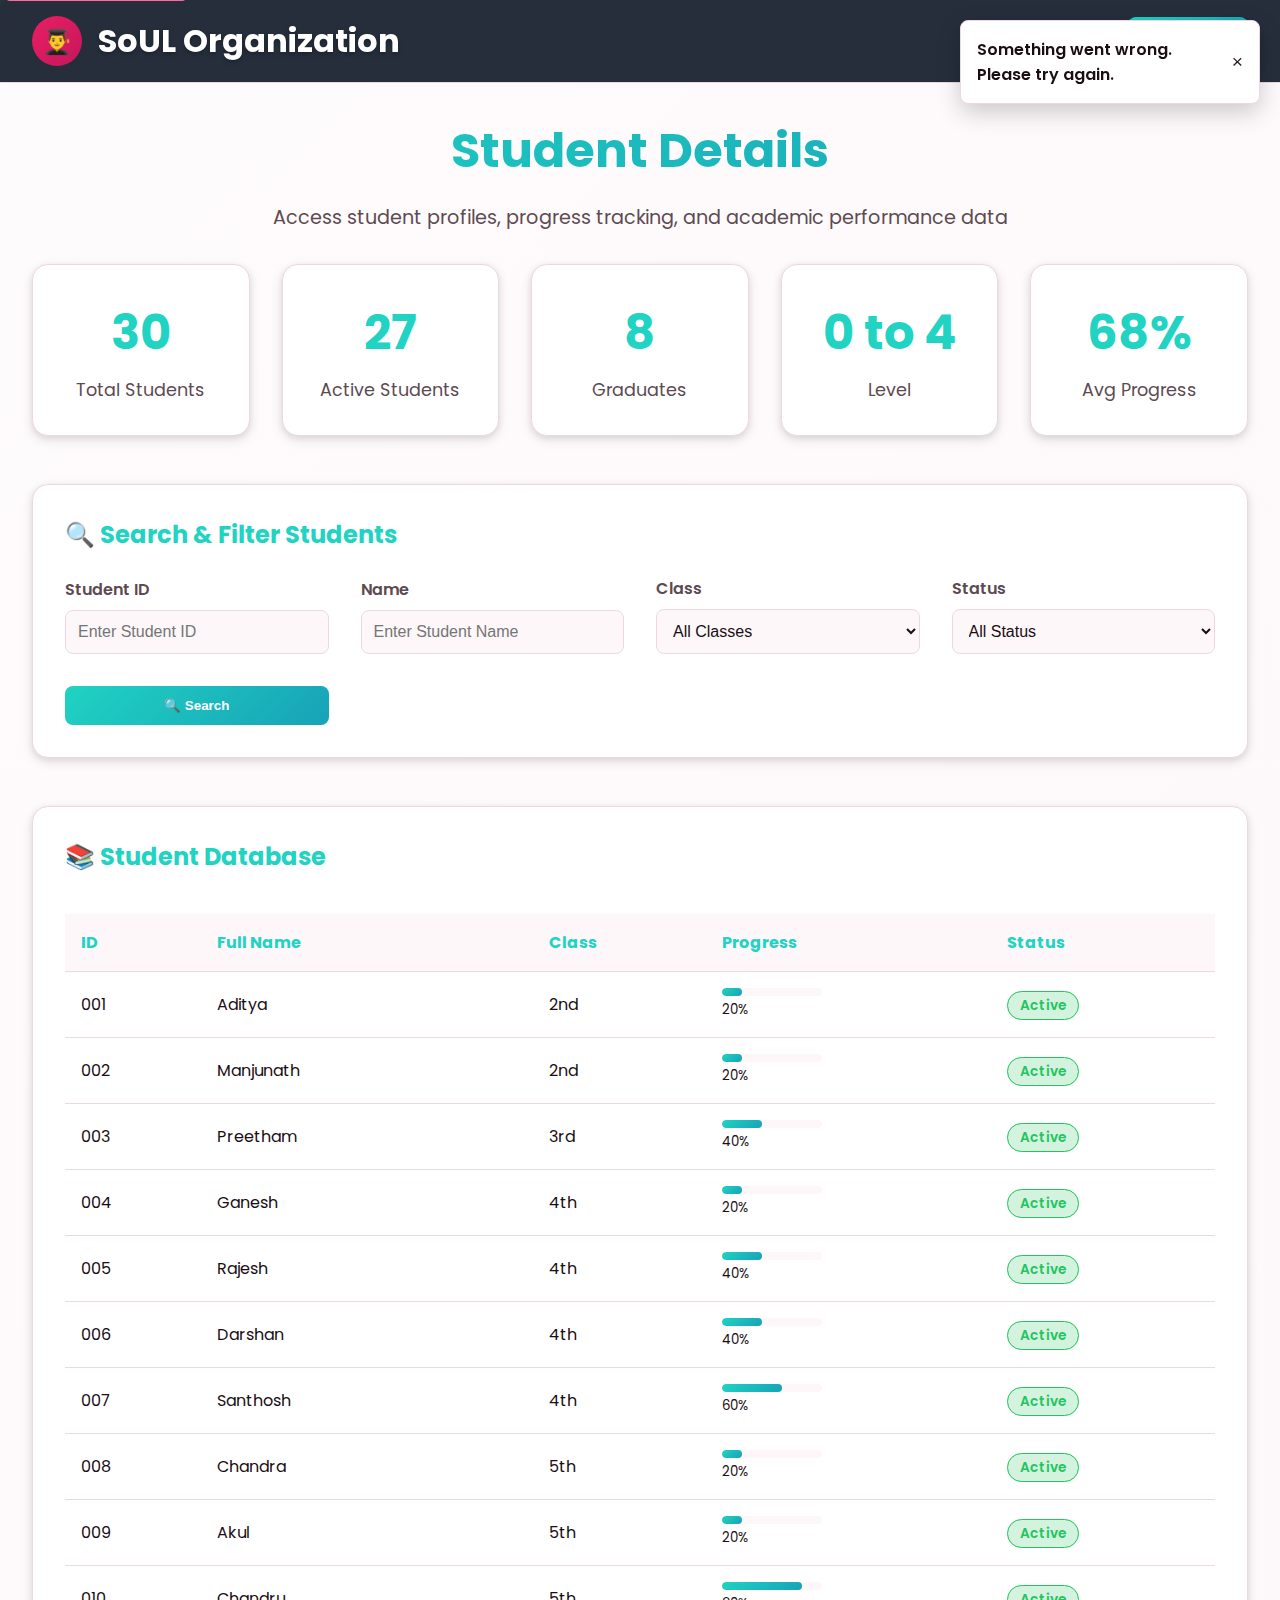
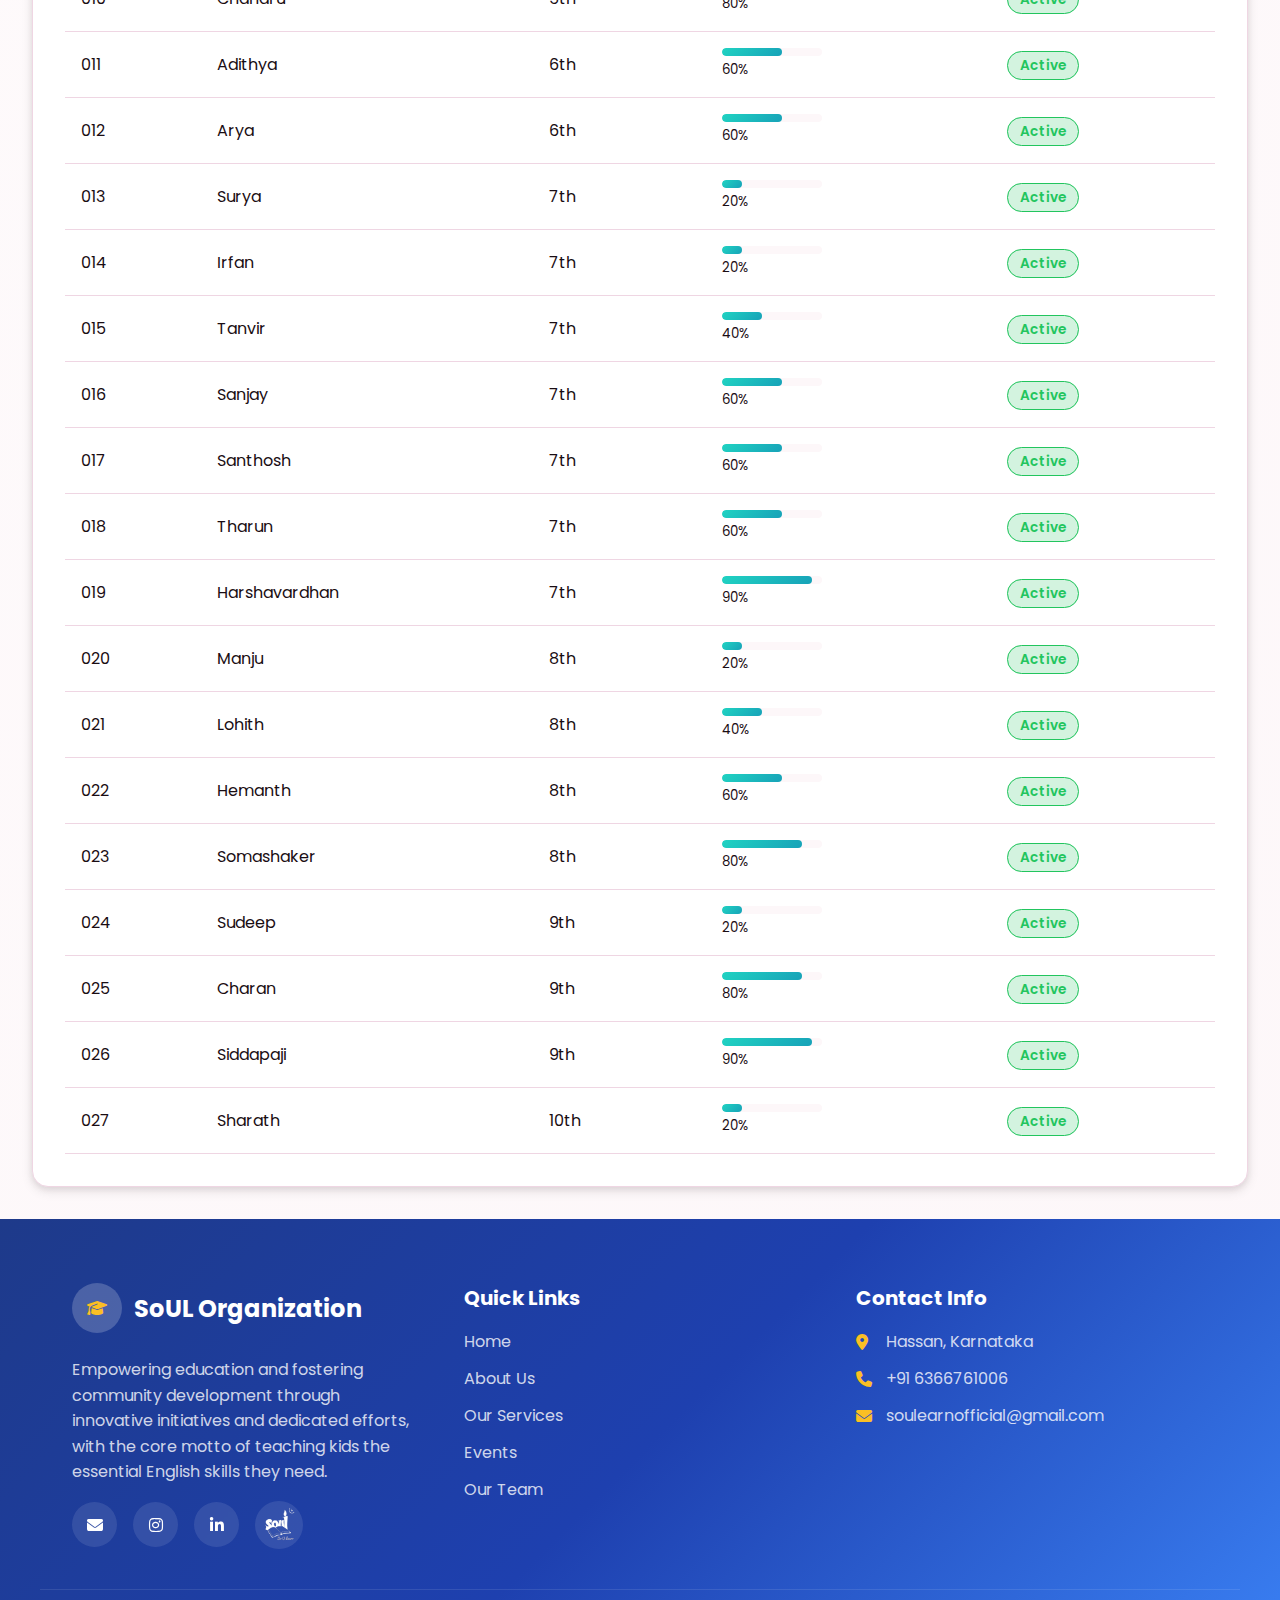
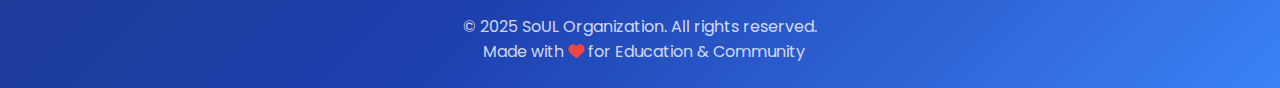
<file: StudentDetails.html>
<!DOCTYPE html>
<html lang="en">
<head>
    <meta charset="UTF-8">
    <meta name="viewport" content="width=device-width, initial-scale=1.0">
    <title>Student Details - SoUL Organization</title>
    <link rel="icon" type="image/png" href="img/logo.jpg">
    <link rel="preconnect" href="https://fonts.googleapis.com">
    <link rel="preconnect" href="https://fonts.gstatic.com" crossorigin>
    <link href="https://fonts.googleapis.com/css2?family=Poppins:wght@300;400;500;600;700;800&family=Inter:wght@300;400;500;600&display=swap" rel="stylesheet">
    <link rel="stylesheet" href="https://cdnjs.cloudflare.com/ajax/libs/font-awesome/6.4.0/css/all.min.css">
    <link rel="stylesheet" href="responsive-system.css">
    <style>
       :root {
            /* Light Theme - Pink Base */
            --primary-color: #D91A60;
            --secondary-color: #E91E63;
            --accent-color: #FF6B9D;
            --bg-primary: #FEFBFC;
            --bg-secondary: #FDF7F9;
            --bg-tertiary: #FBF1F5;
            --text-primary: #1A0D13;
            --text-secondary: #2D1B24;
            --text-muted: #5D4A52;
            --text-dark: #0F080B;
            --border-color: #EFD6E3;
            --card-bg: #FFFFFF;
            --hover-bg: #F8EDF2;
            --active-bg: #F3E1EA;
            --card-shadow: 0 4px 12px rgba(26, 13, 19, 0.1), 0 2px 6px rgba(26, 13, 19, 0.08);
            --card-hover-shadow: 0 8px 25px rgba(26, 13, 19, 0.15), 0 4px 10px rgba(26, 13, 19, 0.1);
            --gradient-primary: linear-gradient(135deg, #E91E63 0%, #D91A60 50%, #C2185B 100%);
            --gradient-soft: linear-gradient(135deg, #FEFBFC 0%, #FDF7F9 100%);
            --header-bg: rgba(26, 35, 50, 0.95);
            --footer-gradient: linear-gradient(135deg, #1e3a8a 0%, #1e40af 50%, #3b82f6 100%);
            --body-bg: linear-gradient(135deg, #FEFBFC 0%, #FDF7F9 100%);
        }

        /* Dark theme */
        [data-theme="dark"] {
            --primary-color: #14B8A6;
            --secondary-color: #06B6D4;
            --accent-color: #22D3EE;
            --bg-primary: #0F172A;
            --bg-secondary: #1E293B;
            --bg-tertiary: #334155;
            --text-primary: #F1F5F9;
            --text-secondary: #E2E8F0;
            --text-muted: #94A3B8;
            --text-dark: #FFFFFF;
            --border-color: #475569;
            --card-bg: #1E293B;
            --hover-bg: #334155;
            --active-bg: #475569;
            --card-shadow: 0 4px 12px rgba(0, 0, 0, 0.4), 0 2px 6px rgba(20, 184, 166, 0.15);
            --card-hover-shadow: 0 12px 28px rgba(0, 0, 0, 0.6), 0 6px 12px rgba(20, 184, 166, 0.25);
            --gradient-primary: linear-gradient(135deg, #0891B2 0%, #14B8A6 50%, #10B981 100%);
            --gradient-soft: linear-gradient(135deg, #0F172A 0%, #1E293B 50%, #334155 100%);
            --header-bg: rgba(15, 23, 42, 0.95);
            --footer-gradient: linear-gradient(135deg, #1e3a8a 0%, #1e40af 50%, #3b82f6 100%);
            --body-bg: linear-gradient(135deg, #0F172A 0%, #1E293B 100%);
        }

        * {
            margin: 0;
            padding: 0;
            box-sizing: border-box;
        }

        body {
            font-family: 'Poppins', 'Segoe UI', Tahoma, Geneva, Verdana, sans-serif;
            background: var(--body-bg);
            color: var(--text-primary);
            min-height: 100vh;
            transition: all 0.3s cubic-bezier(0.4, 0, 0.2, 1);
        }

        .theme-toggle {
            position: fixed;
            top: 20px;
            right: 20px;
            width: 55px;
            height: 55px;
            border-radius: 50%;
            background: var(--card-bg);
            border: 2px solid var(--border-color);
            cursor: pointer;
            display: flex;
            align-items: center;
            justify-content: center;
            font-size: 22px;
            box-shadow: var(--card-shadow);
            transition: all 0.3s cubic-bezier(0.4, 0, 0.2, 1);
            z-index: 1000;
            color: var(--text-primary);
        }

        .theme-toggle:hover {
            box-shadow: var(--card-hover-shadow);
            transform: scale(1.1) rotate(15deg);
            border-color: var(--primary-color);
        }

        .header {
            background: var(--header-bg);
            padding: 1rem 2rem;
            display: flex;
            justify-content: space-between;
            align-items: center;
            backdrop-filter: blur(10px);
            border-bottom: 1px solid var(--border-color);
            position: relative;
        }

        .logo-section {
            display: flex;
            align-items: center;
            gap: 1rem;
        }

        .logo {
            width: 50px;
            height: 50px;
            background: var(--gradient-primary);
            border-radius: 50%;
            display: flex;
            align-items: center;
            justify-content: center;
            font-size: 24px;
            color: white;
        }

        .logo-section h1 {
            color: #FFFFFF;
            font-weight: 700;
            text-shadow: 0 2px 4px rgba(0, 0, 0, 0.3);
        }

        .header-actions {
            display: flex;
            align-items: center;
            gap: 15px;
        }

        .back-btn {
            background: var(--primary-color);
            border: none;
            padding: 10px 20px;
            border-radius: 8px;
            color: white;
            cursor: pointer;
            font-weight: 600;
            transition: all 0.3s ease;
            display: flex;
            align-items: center;
            gap: 0.5rem;
            text-decoration: none;
        }

        .back-btn:hover {
            background: var(--secondary-color);
            box-shadow: var(--card-hover-shadow);
            transform: translateY(-2px);
        }

        .home-btn {
            background: linear-gradient(135deg, #20d3c2, #17a2b8);
            border: none;
            padding: 12px 24px;
            border-radius: 8px;
            color: white;
            cursor: pointer;
            font-weight: 600;
            text-decoration: none;
            display: inline-block;
            transition: all 0.3s ease;
        }

        .home-btn:hover {
            transform: translateY(-2px);
            box-shadow: 0 8px 25px rgba(32, 211, 194, 0.3);
        }

        .container {
            max-width: 1400px;
            margin: 0 auto;
            padding: 2rem;
        }

        .page-title {
            text-align: center;
            font-size: 3rem;
            margin-bottom: 1rem;
            background: linear-gradient(135deg, #20d3c2, #17a2b8);
            background-clip: text;
            -webkit-background-clip: text;
            -webkit-text-fill-color: transparent;
        }

        .page-subtitle {
            text-align: center;
            font-size: 1.2rem;
            color: var(--text-muted);
            margin-bottom: 2rem;
        }

        .stats-overview {
            display: grid;
            grid-template-columns: repeat(auto-fit, minmax(200px, 1fr));
            gap: 1.5rem;
            margin-bottom: 3rem;
        }

        .stat-card {
            background: var(--card-bg);
            border-radius: 16px;
            padding: 2rem;
            text-align: center;
            border: 1px solid var(--border-color);
            transition: all 0.3s ease;
            box-shadow: var(--card-shadow);
        }

        .stat-card:hover {
            transform: translateY(-5px);
            border-color: var(--primary-color);
            box-shadow: var(--card-hover-shadow);
        }

        .stat-number {
            font-size: 3rem;
            font-weight: bold;
            color: #20d3c2;
            margin-bottom: 0.5rem;
        }

        .stat-label {
            color: var(--text-muted);
            font-size: 1.1rem;
        }

        .filters-section {
            background: var(--card-bg);
            border-radius: 16px;
            padding: 2rem;
            margin-bottom: 3rem;
            border: 1px solid var(--border-color);
            box-shadow: var(--card-shadow);
        }

        .filters-title {
            font-size: 1.5rem;
            margin-bottom: 1.5rem;
            color: #20d3c2;
        }

        .filters-grid {
            display: grid;
            grid-template-columns: repeat(auto-fit, minmax(200px, 1fr));
            gap: 1.5rem;
            align-items: end;
        }

        .filter-group {
            display: flex;
            flex-direction: column;
            gap: 0.5rem;
        }

        .filter-label {
            color: var(--text-muted);
            font-weight: 600;
        }

        .filter-select,
        .filter-input {
            background: var(--bg-secondary);
            border: 1px solid var(--border-color);
            border-radius: 8px;
            padding: 12px;
            color: var(--text-primary);
            font-size: 1rem;
        }

        .filter-select option {
            background: var(--bg-secondary);
            color: var(--text-primary);
        }

        .search-btn {
            background: linear-gradient(135deg, #20d3c2, #17a2b8);
            border: none;
            padding: 12px 24px;
            border-radius: 8px;
            color: white;
            cursor: pointer;
            font-weight: 600;
            transition: all 0.3s ease;
        }

        .search-btn:hover {
            transform: translateY(-2px);
            box-shadow: 0 8px 25px rgba(32, 211, 194, 0.3);
        }

        .students-table-container {
            background: var(--card-bg);
            border-radius: 16px;
            padding: 2rem;
            border: 1px solid var(--border-color);
            overflow-x: auto;
            box-shadow: var(--card-shadow);
        }

        .students-table {
            width: 100%;
            border-collapse: collapse;
            margin-top: 1rem;
        }

        .students-table th,
        .students-table td {
            padding: 1rem;
            text-align: left;
            border-bottom: 1px solid var(--border-color);
        }

        .students-table th {
            background: var(--bg-secondary);
            color: #20d3c2;
            font-weight: 700;
            position: sticky;
            top: 0;
        }

        .students-table tr:hover {
            background: var(--hover-bg);
        }

        .student-photo {
            width: 50px;
            height: 50px;
            border-radius: 50%;
            background: linear-gradient(135deg, #20d3c2, #17a2b8);
            display: flex;
            align-items: center;
            justify-content: center;
            font-weight: bold;
            color: white;
        }

        .progress-bar {
            width: 100px;
            height: 8px;
            background: var(--bg-secondary);
            border-radius: 4px;
            overflow: hidden;
        }

        .progress-fill {
            height: 100%;
            background: linear-gradient(135deg, #20d3c2, #17a2b8);
            border-radius: 4px;
            transition: width 0.3s ease;
        }

        .status-badge {
            padding: 4px 12px;
            border-radius: 20px;
            font-size: 0.85rem;
            font-weight: 600;
            text-align: center;
        }

        .status-active {
            background: rgba(34, 197, 94, 0.2);
            color: #22c55e;
            border: 1px solid #22c55e;
        }

        .status-graduate {
            background: rgba(59, 130, 246, 0.2);
            color: #3b82f6;
            border: 1px solid #3b82f6;
        }

        .status-dropout {
            background: rgba(239, 68, 68, 0.2);
            color: #ef4444;
            border: 1px solid #ef4444;
        }

        .view-details-btn {
            background: linear-gradient(135deg, #20d3c2, #17a2b8);
            border: none;
            padding: 6px 12px;
            border-radius: 6px;
            color: white;
            cursor: pointer;
            font-size: 0.85rem;
            transition: all 0.3s ease;
        }

        .view-details-btn:hover {
            transform: scale(1.05);
        }

        .footer {
            background: var(--footer-gradient);
            color: white;
            padding: 4rem 0 1.5rem;
            margin-top: auto;
        }

        .footer-content {
            display: grid;
            grid-template-columns: repeat(auto-fit, minmax(280px, 1fr));
            gap: 2.5rem;
            margin-bottom: 2.5rem;
            max-width: 1200px;
            margin-left: auto;
            margin-right: auto;
            padding: 0 2rem;
        }

        .footer-logo {
            display: flex;
            align-items: center;
            gap: 0.75rem;
            margin-bottom: 1.5rem;
        }

        .footer-logo-icon {
            width: 50px;
            height: 50px;
            border-radius: 50%;
        }

        .footer-socials {
            display: flex;
            gap: 1rem;
            align-items: center;
        }

        .footer-social-icon {
            width: 45px;
            height: 45px;
            border-radius: 50%;
            background: rgba(255, 255, 255, 0.1);
            display: flex;
            align-items: center;
            justify-content: center;
            color: white;
            text-decoration: none;
            transition: all 0.3s cubic-bezier(0.4, 0, 0.2, 1);
            backdrop-filter: blur(10px);
            -webkit-backdrop-filter: blur(10px);
        }

        .footer-social-icon:hover {
            background: rgba(255, 255, 255, 0.2);
            transform: translateY(-3px) scale(1.05);
            box-shadow: 0 8px 25px rgba(0,0,0,0.3);
        }

        .footer-links {
            list-style: none;
        }

        .footer-links li {
            margin-bottom: 0.75rem;
        }

        .footer-links a {
            color: rgba(255, 255, 255, 0.8);
            text-decoration: none;
            transition: all 0.3s ease;
            position: relative;
        }

        .footer-links a::after {
            content: '';
            position: absolute;
            width: 0;
            height: 2px;
            bottom: -2px;
            left: 0;
            background-color: white;
            transition: width 0.3s ease;
        }

        .footer-links a:hover {
            color: white;
            transform: translateX(5px);
        }

        .footer-links a:hover::after {
            width: 100%;
        }

        .footer-bottom {
            border-top: 1px solid rgba(255, 255, 255, 0.1);
            padding-top: 1.5rem;
            text-align: center;
            color: rgba(255, 255, 255, 0.8);
            max-width: 1200px;
            margin: 0 auto;
            padding-left: 2rem;
            padding-right: 2rem;
        }

        /* Enhanced Responsive Design System */
        :root {
            --mobile-padding: 1rem;
            --tablet-padding: 1.5rem;
            --desktop-padding: 2rem;
            --mobile-gap: 1rem;
            --tablet-gap: 1.5rem;
            --desktop-gap: 2rem;
            --mobile-font-sm: 0.875rem;
            --mobile-font-base: 1rem;
            --mobile-font-lg: 1.125rem;
            --mobile-font-xl: 1.25rem;
            --mobile-font-2xl: 1.5rem;
            --mobile-font-3xl: 2rem;
            --touch-target: 44px;
        }

        /* Ultra Small Devices (320px - 480px) */
        @media (max-width: 480px) {
            .container {
                padding: var(--mobile-padding);
            }

            .header {
                padding: 0.75rem var(--mobile-padding);
                flex-direction: column;
                gap: 0.75rem;
            }

            .logo-section h1 {
                font-size: var(--mobile-font-lg);
            }

            .logo {
                width: 40px;
                height: 40px;
                font-size: 18px;
            }

            .page-title {
                font-size: var(--mobile-font-2xl);
                margin-bottom: 0.75rem;
            }

            .page-subtitle {
                font-size: var(--mobile-font-sm);
                margin-bottom: 2rem;
            }

            .stats-overview {
                grid-template-columns: repeat(2, 1fr);
                gap: var(--mobile-gap);
            }

            .stat-card {
                padding: 1.25rem;
                border-radius: 12px;
            }

            .stat-number {
                font-size: 2rem;
            }

            .stat-label {
                font-size: var(--mobile-font-sm);
            }

            .filters-section {
                padding: 1.25rem;
                border-radius: 12px;
            }

            .filters-title {
                font-size: var(--mobile-font-lg);
                margin-bottom: 1rem;
            }

            .filters-grid {
                grid-template-columns: 1fr;
                gap: var(--mobile-gap);
            }

            .filter-group {
                gap: 0.25rem;
            }

            .filter-label {
                font-size: var(--mobile-font-sm);
            }

            .filter-select,
            .filter-input {
                padding: 0.75rem;
                font-size: var(--mobile-font-sm);
                border-radius: 6px;
            }

            .search-btn {
                padding: 0.75rem 1rem;
                font-size: var(--mobile-font-sm);
                border-radius: 6px;
            }

            .students-table-container {
                padding: 1rem;
                border-radius: 12px;
            }

            .students-table {
                font-size: 0.8rem;
            }

            .students-table th,
            .students-table td {
                padding: 0.5rem 0.25rem;
            }

            .student-photo {
                width: 35px;
                height: 35px;
                font-size: 0.875rem;
            }

            .progress-bar {
                width: 60px;
                height: 6px;
            }

            .status-badge {
                padding: 2px 8px;
                font-size: 0.75rem;
            }

            .view-details-btn {
                padding: 4px 8px;
                font-size: 0.75rem;
            }

            .theme-toggle {
                width: 40px;
                height: 40px;
                font-size: 16px;
                top: 15px;
                right: 15px;
            }

            .back-btn {
                padding: 8px 12px;
                font-size: var(--mobile-font-sm);
            }

            .home-btn {
                padding: 8px 16px;
                font-size: var(--mobile-font-sm);
            }

            .footer-content {
                grid-template-columns: 1fr;
                gap: 2rem;
                text-align: center;
                padding: 0 var(--mobile-padding);
            }

            .footer-socials {
                justify-content: center;
            }
        }

        /* Large Mobile Devices (481px - 768px) */
        @media (min-width: 481px) and (max-width: 768px) {
            .container {
                padding: var(--tablet-padding);
            }

            .header {
                padding: 1rem var(--tablet-padding);
            }

            .page-title {
                font-size: var(--mobile-font-3xl);
            }

            .stats-overview {
                grid-template-columns: repeat(3, 1fr);
                gap: var(--tablet-gap);
            }

            .filters-grid {
                grid-template-columns: repeat(2, 1fr);
                gap: var(--tablet-gap);
            }

            .students-table {
                font-size: 0.9rem;
            }

            .students-table th,
            .students-table td {
                padding: 0.75rem 0.5rem;
            }

            .student-photo {
                width: 45px;
                height: 45px;
                font-size: 1rem;
            }

            .progress-bar {
                width: 80px;
                height: 8px;
            }

            .footer-content {
                grid-template-columns: repeat(2, 1fr);
                gap: 2rem;
            }
        }

        /* Tablet (769px - 1024px) */
        @media (min-width: 769px) and (max-width: 1024px) {
            .container {
                padding: var(--desktop-padding);
            }

            .stats-overview {
                grid-template-columns: repeat(5, 1fr);
                gap: var(--desktop-gap);
            }

            .filters-grid {
                grid-template-columns: repeat(3, 1fr);
                gap: var(--desktop-gap);
            }

            .students-table {
                font-size: 1rem;
            }

            .students-table th,
            .students-table td {
                padding: 1rem 0.75rem;
            }

            .student-photo {
                width: 50px;
                height: 50px;
                font-size: 1.125rem;
            }

            .progress-bar {
                width: 100px;
                height: 8px;
            }

            .footer-content {
                grid-template-columns: repeat(3, 1fr);
            }
        }

        /* Desktop (1025px and up) */
        @media (min-width: 1025px) {
            .stats-overview {
                grid-template-columns: repeat(5, 1fr);
                gap: var(--desktop-gap);
            }

            .filters-grid {
                grid-template-columns: repeat(4, 1fr);
                gap: var(--desktop-gap);
            }

            .students-table {
                font-size: 1rem;
            }

            .students-table th,
            .students-table td {
                padding: 1rem;
            }

            .student-photo {
                width: 50px;
                height: 50px;
                font-size: 1.125rem;
            }

            .progress-bar {
                width: 100px;
                height: 8px;
            }

            .footer-content {
                grid-template-columns: repeat(3, 1fr);
            }
        }

        /* Enhanced Touch Interactions */
        @media (pointer: coarse) {
            .search-btn,
            .view-details-btn,
            .filter-select,
            .filter-input {
                min-height: var(--touch-target);
            }

            .search-btn {
                padding: 1rem 1.5rem;
            }

            .view-details-btn {
                padding: 0.75rem 1rem;
            }

            .filter-select,
            .filter-input {
                padding: 1rem;
            }
        }

        /* Landscape Mobile */
        @media (max-height: 500px) and (orientation: landscape) {
            .header {
                padding: 0.5rem var(--mobile-padding);
            }

            .page-title {
                font-size: var(--mobile-font-xl);
                margin-bottom: 0.5rem;
            }

            .page-subtitle {
                font-size: var(--mobile-font-sm);
                margin-bottom: 1rem;
            }

            .stats-overview {
                grid-template-columns: repeat(5, 1fr);
                gap: 0.75rem;
            }

            .stat-card {
                padding: 0.75rem;
            }

            .filters-section {
                padding: 1rem;
            }

            .students-table-container {
                padding: 0.75rem;
            }
        }

        /* High DPI Displays */
        @media (-webkit-min-device-pixel-ratio: 2), (min-resolution: 192dpi) {
            .logo,
            .student-photo {
                image-rendering: -webkit-optimize-contrast;
                image-rendering: crisp-edges;
            }
        }

        /* Reduced Motion */
        @media (prefers-reduced-motion: reduce) {
            *,
            *::before,
            *::after {
                animation-duration: 0.01ms !important;
                animation-iteration-count: 1 !important;
                transition-duration: 0.01ms !important;
            }
        }

        /* High Contrast Mode */
        @media (prefers-contrast: high) {
            .stat-card,
            .filters-section,
            .students-table-container,
            .search-btn,
            .view-details-btn {
                border: 2px solid var(--text-primary);
            }
        }

        /* Print Styles */
        @media print {
            .header,
            .theme-toggle,
            .filters-section {
                display: none;
            }

            .container {
                padding: 0;
            }

            .page-title {
                color: black !important;
                background: none !important;
                -webkit-text-fill-color: black !important;
            }

            .students-table-container {
                break-inside: avoid;
                box-shadow: none;
                border: 1px solid #ccc;
            }

            .stats-overview {
                break-inside: avoid;
            }
        }
    </style>
</head>
<body>
    <button class="theme-toggle" id="theme-toggle">
        <i class="fas fa-moon" id="theme-icon"></i>
    </button>
    
    <div class="header">
        <div class="logo-section">
            <div class="logo">👨‍🎓</div>
            <h1>SoUL Organization</h1>
        </div>
        <div class="header-actions">
            <button class="back-btn" id="back-btn">← Back</button>
            <a href="index.html" class="home-btn">🏠 Home</a>
        </div>
    </div>

    <div class="container">
        <h1 class="page-title">Student Details</h1>
        <p class="page-subtitle">Access student profiles, progress tracking, and academic performance data</p>

        <!-- Statistics Overview -->
        <div class="stats-overview">
            <div class="stat-card">
                <div class="stat-number">30</div>
                <div class="stat-label">Total Students</div>
            </div>
            <div class="stat-card">
                <div class="stat-number">27</div>
                <div class="stat-label">Active Students</div>
            </div>
            <div class="stat-card">
                <div class="stat-number">8</div>
                <div class="stat-label">Graduates</div>
            </div>
            <div class="stat-card">
                <div class="stat-number">0 to 4</div>
                <div class="stat-label">Level</div>
            </div>
            <div class="stat-card">
                <div class="stat-number">68%</div>
                <div class="stat-label">Avg Progress</div>
            </div>
        </div>

        <!-- Filters Section -->
        <div class="filters-section">
            <h3 class="filters-title">🔍 Search & Filter Students</h3>
            <div class="filters-grid">
                <div class="filter-group">
                    <label class="filter-label">Student ID</label>
                    <input type="text" class="filter-input" placeholder="Enter Student ID" id="studentIdFilter">
                </div>
                <div class="filter-group">
                    <label class="filter-label">Name</label>
                    <input type="text" class="filter-input" placeholder="Enter Student Name" id="nameFilter">
                </div>
                <div class="filter-group">
                    <label class="filter-label">Class</label>
                    <select class="filter-select" id="classFilter">
                        <option value="">All Classes</option>
                        <option value="2nd">2nd</option>
                        <option value="3rd">3rd</option>
                        <option value="4th">4th</option>
                        <option value="5th">5th</option>
                        <option value="6th">6th</option>
                        <option value="7th">7th</option>
                        <option value="8th">8th</option>
                        <option value="9th">9th</option>
                        <option value="10th">10th</option>
                    </select>
                </div>
                <div class="filter-group">
                    <label class="filter-label">Status</label>
                    <select class="filter-select" id="statusFilter">
                        <option value="">All Status</option>
                        <option value="active">Active</option>
                        <option value="graduate">Graduate</option>
                        <option value="dropout">Dropout</option>
                    </select>
                </div>
                <div class="filter-group">
                    <button class="search-btn" id="searchBtn">🔍 Search</button>
                </div>
            </div>
        </div>

        <!-- Students Table -->
        <div class="students-table-container">
            <h3 class="filters-title">📚 Student Database</h3>
            <div style="overflow-x: auto;">
                <table class="students-table" id="studentsTable">
                    <thead>
                        <tr>
                            <th>ID</th>
                            <th>Full Name</th>
                            <th>Class</th>
                            <th>Progress</th>
                            <th>Status</th>
                        </tr>
                    </thead>
                    <tbody>
                        <tr><td>001</td><td>Aditya</td><td>2nd</td><td><div class="progress-bar"><div class="progress-fill" style="width:20%"></div></div><small>20%</small></td><td><span class="status-badge status-active">Active</span></td></tr>
                        <tr><td>002</td><td>Manjunath</td><td>2nd</td><td><div class="progress-bar"><div class="progress-fill" style="width:20%"></div></div><small>20%</small></td><td><span class="status-badge status-active">Active</span></td></tr>
                        <tr><td>003</td><td>Preetham</td><td>3rd</td><td><div class="progress-bar"><div class="progress-fill" style="width:40%"></div></div><small>40%</small></td><td><span class="status-badge status-active">Active</span></td></tr>
                        <tr><td>004</td><td>Ganesh</td><td>4th</td><td><div class="progress-bar"><div class="progress-fill" style="width:20%"></div></div><small>20%</small></td><td><span class="status-badge status-active">Active</span></td></tr>
                        <tr><td>005</td><td>Rajesh</td><td>4th</td><td><div class="progress-bar"><div class="progress-fill" style="width:40%"></div></div><small>40%</small></td><td><span class="status-badge status-active">Active</span></td></tr>
                        <tr><td>006</td><td>Darshan</td><td>4th</td><td><div class="progress-bar"><div class="progress-fill" style="width:40%"></div></div><small>40%</small></td><td><span class="status-badge status-active">Active</span></td></tr>
                        <tr><td>007</td><td>Santhosh</td><td>4th</td><td><div class="progress-bar"><div class="progress-fill" style="width:60%"></div></div><small>60%</small></td><td><span class="status-badge status-active">Active</span></td></tr>
                        <tr><td>008</td><td>Chandra</td><td>5th</td><td><div class="progress-bar"><div class="progress-fill" style="width:20%"></div></div><small>20%</small></td><td><span class="status-badge status-active">Active</span></td></tr>
                        <tr><td>009</td><td>Akul</td><td>5th</td><td><div class="progress-bar"><div class="progress-fill" style="width:20%"></div></div><small>20%</small></td><td><span class="status-badge status-active">Active</span></td></tr>
                        <tr><td>010</td><td>Chandru</td><td>5th</td><td><div class="progress-bar"><div class="progress-fill" style="width:80%"></div></div><small>80%</small></td><td><span class="status-badge status-active">Active</span></td></tr>
                        <tr><td>011</td><td>Adithya</td><td>6th</td><td><div class="progress-bar"><div class="progress-fill" style="width:60%"></div></div><small>60%</small></td><td><span class="status-badge status-active">Active</span></td></tr>
                        <tr><td>012</td><td>Arya</td><td>6th</td><td><div class="progress-bar"><div class="progress-fill" style="width:60%"></div></div><small>60%</small></td><td><span class="status-badge status-active">Active</span></td></tr>
                        <tr><td>013</td><td>Surya</td><td>7th</td><td><div class="progress-bar"><div class="progress-fill" style="width:20%"></div></div><small>20%</small></td><td><span class="status-badge status-active">Active</span></td></tr>
                        <tr><td>014</td><td>Irfan</td><td>7th</td><td><div class="progress-bar"><div class="progress-fill" style="width:20%"></div></div><small>20%</small></td><td><span class="status-badge status-active">Active</span></td></tr>
                        <tr><td>015</td><td>Tanvir</td><td>7th</td><td><div class="progress-bar"><div class="progress-fill" style="width:40%"></div></div><small>40%</small></td><td><span class="status-badge status-active">Active</span></td></tr>
                        <tr><td>016</td><td>Sanjay</td><td>7th</td><td><div class="progress-bar"><div class="progress-fill" style="width:60%"></div></div><small>60%</small></td><td><span class="status-badge status-active">Active</span></td></tr>
                        <tr><td>017</td><td>Santhosh</td><td>7th</td><td><div class="progress-bar"><div class="progress-fill" style="width:60%"></div></div><small>60%</small></td><td><span class="status-badge status-active">Active</span></td></tr>
                        <tr><td>018</td><td>Tharun</td><td>7th</td><td><div class="progress-bar"><div class="progress-fill" style="width:60%"></div></div><small>60%</small></td><td><span class="status-badge status-active">Active</span></td></tr>
                        <tr><td>019</td><td>Harshavardhan</td><td>7th</td><td><div class="progress-bar"><div class="progress-fill" style="width:90%"></div></div><small>90%</small></td><td><span class="status-badge status-active">Active</span></td></tr>
                        <tr><td>020</td><td>Manju</td><td>8th</td><td><div class="progress-bar"><div class="progress-fill" style="width:20%"></div></div><small>20%</small></td><td><span class="status-badge status-active">Active</span></td></tr>
                        <tr><td>021</td><td>Lohith</td><td>8th</td><td><div class="progress-bar"><div class="progress-fill" style="width:40%"></div></div><small>40%</small></td><td><span class="status-badge status-active">Active</span></td></tr>
                        <tr><td>022</td><td>Hemanth</td><td>8th</td><td><div class="progress-bar"><div class="progress-fill" style="width:60%"></div></div><small>60%</small></td><td><span class="status-badge status-active">Active</span></td></tr>
                        <tr><td>023</td><td>Somashaker</td><td>8th</td><td><div class="progress-bar"><div class="progress-fill" style="width:80%"></div></div><small>80%</small></td><td><span class="status-badge status-active">Active</span></td></tr>
                        <tr><td>024</td><td>Sudeep</td><td>9th</td><td><div class="progress-bar"><div class="progress-fill" style="width:20%"></div></div><small>20%</small></td><td><span class="status-badge status-active">Active</span></td></tr>
                        <tr><td>025</td><td>Charan</td><td>9th</td><td><div class="progress-bar"><div class="progress-fill" style="width:80%"></div></div><small>80%</small></td><td><span class="status-badge status-active">Active</span></td></tr>
                        <tr><td>026</td><td>Siddapaji</td><td>9th</td><td><div class="progress-bar"><div class="progress-fill" style="width:90%"></div></div><small>90%</small></td><td><span class="status-badge status-active">Active</span></td></tr>
                        <tr><td>027</td><td>Sharath</td><td>10th</td><td><div class="progress-bar"><div class="progress-fill" style="width:20%"></div></div><small>20%</small></td><td><span class="status-badge status-active">Active</span></td></tr>
                    </tbody>
                </table>
            </div>
        </div>
    </div>
    
    <footer class="footer">
        <div class="footer-content">
            <!-- Logo and Description -->
            <div>
                <div class="footer-logo">
                    <div class="footer-logo-icon">
                        <i class="fas fa-graduation-cap" style="color: #fbbf24; background: rgba(255,255,255,0.2); border-radius: 50%; width: 100%; height: 100%; display: flex; align-items: center; justify-content: center;"></i>
                    </div>
                    <span style="font-size: 1.5rem; font-weight: 700; font-family: 'Poppins', sans-serif;">SoUL Organization</span>
                </div>
                <p style="color: rgba(255, 255, 255, 0.8); margin-bottom: 1rem; max-width: 400px; line-height: 1.6;">
                    Empowering education and fostering community development through innovative initiatives and dedicated efforts, with the core motto of teaching kids the essential English skills they need.
                </p>
                <div class="footer-socials">
                    <a href="mailto:soulearnofficial@gmail.com" class="footer-social-icon" title="Email">
                        <i class="fas fa-envelope"></i>
                    </a>
                    <a href="https://www.instagram.com/so_u_learn/" target="_blank" class="footer-social-icon" title="Instagram">
                        <i class="fab fa-instagram"></i>
                    </a>
                    <a href="#" class="footer-social-icon" title="LinkedIn">
                        <i class="fab fa-linkedin-in"></i>
                    </a>
                    <img src="img/log.png" alt="SoUL Logo" style="width: 48px; height: 48px; object-fit: contain; border-radius: 50%; background: rgba(255,255,255,0.1); padding: 4px;">
                </div>
            </div>

            <!-- Quick Links -->
            <div>
                <h3 style="font-size: 1.25rem; font-weight: 700; margin-bottom: 1rem; font-family: 'Poppins', sans-serif;">Quick Links</h3>
                <ul class="footer-links">
                    <li><a href="index.html">Home</a></li>
                    <li><a href="index.html#about">About Us</a></li>
                    <li><a href="index.html#services">Our Services</a></li>
                    <li><a href="index.html#events">Events</a></li>
                    <li><a href="index.html#members">Our Team</a></li>
                </ul>
            </div>

            <!-- Contact Info -->
            <div>
                <h3 style="font-size: 1.25rem; font-weight: 700; margin-bottom: 1rem; font-family: 'Poppins', sans-serif;">Contact Info</h3>
                <ul style="list-style: none; color: rgba(255, 255, 255, 0.8);">
                    <li style="display: flex; align-items: center; margin-bottom: 0.75rem;">
                        <i class="fas fa-map-marker-alt" style="width: 18px; margin-right: 0.75rem; color: #fbbf24;"></i>
                        <span>Hassan, Karnataka</span>
                    </li>
                    <li style="display: flex; align-items: center; margin-bottom: 0.75rem;">
                        <i class="fas fa-phone" style="width: 18px; margin-right: 0.75rem; color: #fbbf24;"></i>
                        <span>+91 6366761006</span>
                    </li>
                    <li style="display: flex; align-items: center;">
                        <i class="fas fa-envelope" style="width: 18px; margin-right: 0.75rem; color: #fbbf24;"></i>
                        <span>soulearnofficial@gmail.com</span>
                    </li>
                </ul>
            </div>
        </div>

        <!-- Bottom Footer -->
        <div class="footer-bottom">
            <p>
                &copy; 2025 SoUL Organization. All rights reserved.
                <br>
                <span style="margin-left: 0.5rem;">Made with <i class="fas fa-heart" style="color: #ef4444;"></i> for Education & Community</span>
            </p>
        </div>
    </footer>

    <script src="error-handler.js"></script>
    <script src="responsive-utils.js"></script>
    <script src="ux-enhancements.js"></script>
    <script>
        // Enhanced Theme Management
        function toggleTheme() {
            const body = document.body;
            const themeIcon = document.getElementById('theme-icon');
            
            if (body.classList.contains('dark-theme')) {
                body.classList.remove('dark-theme');
                themeIcon.className = 'fas fa-moon';
                localStorage.setItem('theme', 'light');
                
                // Haptic feedback for mobile
                if (navigator.vibrate) {
                    navigator.vibrate(50);
                }
            } else {
                body.classList.add('dark-theme');
                themeIcon.className = 'fas fa-sun';
                localStorage.setItem('theme', 'dark');
                
                // Haptic feedback for mobile
                if (navigator.vibrate) {
                    navigator.vibrate(50);
                }
            }
        }

        // Load saved theme
        function loadTheme() {
            const savedTheme = localStorage.getItem('theme');
            const themeIcon = document.getElementById('theme-icon');
            
            if (savedTheme === 'dark') {
                document.body.classList.add('dark-theme');
                themeIcon.className = 'fas fa-sun';
            } else {
                document.body.classList.remove('dark-theme');
                themeIcon.className = 'fas fa-moon';
            }
        }

        // Enhanced Search Functionality
        function searchStudents() {
            const searchTerm = document.getElementById('search').value.toLowerCase();
            const branchFilter = document.getElementById('branch-filter').value;
            const yearFilter = document.getElementById('year-filter').value;
            const statusFilter = document.getElementById('status-filter').value;
            
            const rows = document.querySelectorAll('.students-table tbody tr');
            let visibleCount = 0;
            
            rows.forEach(row => {
                const name = row.cells[1].textContent.toLowerCase();
                const branch = row.cells[2].textContent.toLowerCase();
                const year = row.cells[3].textContent.toLowerCase();
                const status = row.cells[5].textContent.toLowerCase();
                
                const matchesSearch = name.includes(searchTerm) || searchTerm === '';
                const matchesBranch = branchFilter === 'all' || branch.includes(branchFilter.toLowerCase());
                const matchesYear = yearFilter === 'all' || year.includes(yearFilter.toLowerCase());
                const matchesStatus = statusFilter === 'all' || status.includes(statusFilter.toLowerCase());
                
                if (matchesSearch && matchesBranch && matchesYear && matchesStatus) {
                    row.style.display = '';
                    visibleCount++;
                } else {
                    row.style.display = 'none';
                }
            });

            // Update stats
            updateStats(visibleCount);
            
            // Haptic feedback for mobile
            if (navigator.vibrate) {
                navigator.vibrate(30);
            }
        }

        // Debounced search for better performance
        function debounce(func, wait) {
            let timeout;
            return function executedFunction(...args) {
                const later = () => {
                    clearTimeout(timeout);
                    func(...args);
                };
                clearTimeout(timeout);
                timeout = setTimeout(later, wait);
            };
        }

        // Enhanced Stats Update
        function updateStats(visibleCount) {
            const totalStudents = document.querySelectorAll('.students-table tbody tr').length;
            const activeStudents = document.querySelectorAll('.students-table tbody tr').length;
            const completedStudents = document.querySelectorAll('.students-table tbody tr').length;
            const pendingStudents = document.querySelectorAll('.students-table tbody tr').length;
            
            // Animate counter updates
            animateCounter('total-students', visibleCount);
            animateCounter('active-students', Math.floor(visibleCount * 0.7));
            animateCounter('completed-students', Math.floor(visibleCount * 0.2));
            animateCounter('pending-students', Math.floor(visibleCount * 0.1));
        }

        // Counter Animation
        function animateCounter(elementId, targetValue) {
            const element = document.getElementById(elementId);
            const startValue = parseInt(element.textContent) || 0;
            const duration = 1000;
            const startTime = performance.now();
            
            function updateCounter(currentTime) {
                const elapsed = currentTime - startTime;
                const progress = Math.min(elapsed / duration, 1);
                const currentValue = Math.floor(startValue + (targetValue - startValue) * progress);
                
                element.textContent = currentValue;
                
                if (progress < 1) {
                    requestAnimationFrame(updateCounter);
                }
            }
            
            requestAnimationFrame(updateCounter);
        }

        // Enhanced View Details Function
        function viewDetails(studentId) {
            // Haptic feedback for mobile
            if (navigator.vibrate) {
                navigator.vibrate(50);
            }
            
            // Show loading state
            const button = event.target;
            const originalText = button.textContent;
            button.textContent = 'Loading...';
            button.disabled = true;
            
            // Simulate API call
            setTimeout(() => {
                alert(`Viewing details for student: ${studentId}`);
                button.textContent = originalText;
                button.disabled = false;
            }, 1000);
        }

        // Enhanced Scroll Animations
        function handleScrollAnimations() {
            const elements = document.querySelectorAll('.stat-card, .filters-section, .students-table-container');
            
            elements.forEach((element, index) => {
                const elementTop = element.getBoundingClientRect().top;
                const elementVisible = 150;
                
                if (elementTop < window.innerHeight - elementVisible) {
                    element.style.opacity = '1';
                    element.style.transform = 'translateY(0)';
                    element.style.transitionDelay = `${index * 0.1}s`;
                }
            });
        }

        // Enhanced Mobile Features
        function enhanceMobileExperience() {
            // Add touch feedback to interactive elements
            const interactiveElements = document.querySelectorAll('.search-btn, .view-details-btn, .filter-select, .filter-input');
            
            interactiveElements.forEach(element => {
                element.addEventListener('touchstart', function() {
                    this.style.transform = 'scale(0.95)';
                    this.style.transition = 'transform 0.1s ease';
                });
                
                element.addEventListener('touchend', function() {
                    this.style.transform = 'scale(1)';
                });
            });
            
            // Add swipe gestures for table navigation
            let startX = 0;
            let startY = 0;
            
            document.addEventListener('touchstart', function(e) {
                startX = e.touches[0].clientX;
                startY = e.touches[0].clientY;
            });
            
            document.addEventListener('touchend', function(e) {
                const endX = e.changedTouches[0].clientX;
                const endY = e.changedTouches[0].clientY;
                const diffX = startX - endX;
                const diffY = startY - endY;
                
                // Horizontal swipe
                if (Math.abs(diffX) > Math.abs(diffY) && Math.abs(diffX) > 50) {
                    if (diffX > 0) {
                        // Swipe left - next page
                        console.log('Swipe left detected');
                    } else {
                        // Swipe right - previous page
                        console.log('Swipe right detected');
                    }
                }
            });
        }

        // Enhanced Performance Optimizations
        function optimizePerformance() {
            // Lazy load images
            const images = document.querySelectorAll('img[data-src]');
            const imageObserver = new IntersectionObserver((entries, observer) => {
                entries.forEach(entry => {
                    if (entry.isIntersecting) {
                        const img = entry.target;
                        img.src = img.dataset.src;
                        img.classList.remove('lazy');
                        observer.unobserve(img);
                    }
                });
            });
            
            images.forEach(img => imageObserver.observe(img));
            
            // Preload critical resources
            const criticalResources = [
                'styles.css',
                'script.js'
            ];
            
            criticalResources.forEach(resource => {
                const link = document.createElement('link');
                link.rel = 'preload';
                link.href = resource;
                link.as = resource.endsWith('.css') ? 'style' : 'script';
                document.head.appendChild(link);
            });
        }

        // Enhanced Error Handling
        function setupErrorHandling() {
            window.addEventListener('error', function(e) {
                console.error('JavaScript error:', e.error);
                // Could send error to analytics service
            });
            
            window.addEventListener('unhandledrejection', function(e) {
                console.error('Unhandled promise rejection:', e.reason);
                // Could send error to analytics service
            });
        }

        // Enhanced Accessibility
        function enhanceAccessibility() {
            // Add keyboard navigation for table
            const table = document.querySelector('.students-table');
            if (table) {
                table.setAttribute('role', 'table');
                table.setAttribute('aria-label', 'Students data table');
                
                const rows = table.querySelectorAll('tbody tr');
                rows.forEach((row, index) => {
                    row.setAttribute('tabindex', '0');
                    row.setAttribute('role', 'row');
                    row.setAttribute('aria-rowindex', index + 2);
                    
                    row.addEventListener('keydown', function(e) {
                        if (e.key === 'Enter' || e.key === ' ') {
                            e.preventDefault();
                            const viewBtn = this.querySelector('.view-details-btn');
                            if (viewBtn) {
                                viewBtn.click();
                            }
                        }
                    });
                });
            }
            
            // Add ARIA labels to interactive elements
            const searchBtn = document.querySelector('.search-btn');
            if (searchBtn) {
                searchBtn.setAttribute('aria-label', 'Search students');
            }
            
            const themeToggle = document.querySelector('.theme-toggle');
            if (themeToggle) {
                themeToggle.setAttribute('aria-label', 'Toggle dark mode');
            }
        }

        // Enhanced Orientation Change Handling
        function handleOrientationChange() {
            let orientationTimeout;
            
            window.addEventListener('orientationchange', function() {
                clearTimeout(orientationTimeout);
                orientationTimeout = setTimeout(function() {
                    // Recalculate layouts after orientation change
                    handleScrollAnimations();
                    updateStats(document.querySelectorAll('.students-table tbody tr').length);
                }, 100);
            });
        }

        // Enhanced Resize Handling
        function handleResize() {
            let resizeTimeout;
            
            window.addEventListener('resize', function() {
                clearTimeout(resizeTimeout);
                resizeTimeout = setTimeout(function() {
                    // Recalculate layouts after resize
                    handleScrollAnimations();
                }, 250);
            });
        }

        // Initialize everything when DOM is loaded
        document.addEventListener('DOMContentLoaded', function() {
            loadTheme();
            enhanceMobileExperience();
            optimizePerformance();
            setupErrorHandling();
            enhanceAccessibility();
            handleOrientationChange();
            handleResize();
            
            // Initial scroll animation
            handleScrollAnimations();
            
            // Add scroll listener for animations
            window.addEventListener('scroll', debounce(handleScrollAnimations, 100));
            
            // Add search listeners
            const searchInput = document.getElementById('search');
            const branchFilter = document.getElementById('branch-filter');
            const yearFilter = document.getElementById('year-filter');
            const statusFilter = document.getElementById('status-filter');
            
            if (searchInput) {
                searchInput.addEventListener('input', debounce(searchStudents, 300));
            }
            if (branchFilter) {
                branchFilter.addEventListener('change', searchStudents);
            }
            if (yearFilter) {
                yearFilter.addEventListener('change', searchStudents);
            }
            if (statusFilter) {
                statusFilter.addEventListener('change', searchStudents);
            }
            
            // Add theme toggle listener
            const themeToggle = document.getElementById('theme-toggle');
            if (themeToggle) {
                themeToggle.addEventListener('click', toggleTheme);
            }
            
            // Initial stats update
            updateStats(document.querySelectorAll('.students-table tbody tr').length);
        });
    </script>
    <script src="golden-cursor.js"></script>
    <script src="golden-arrow.js"></script>
</body>
</html>
</file>
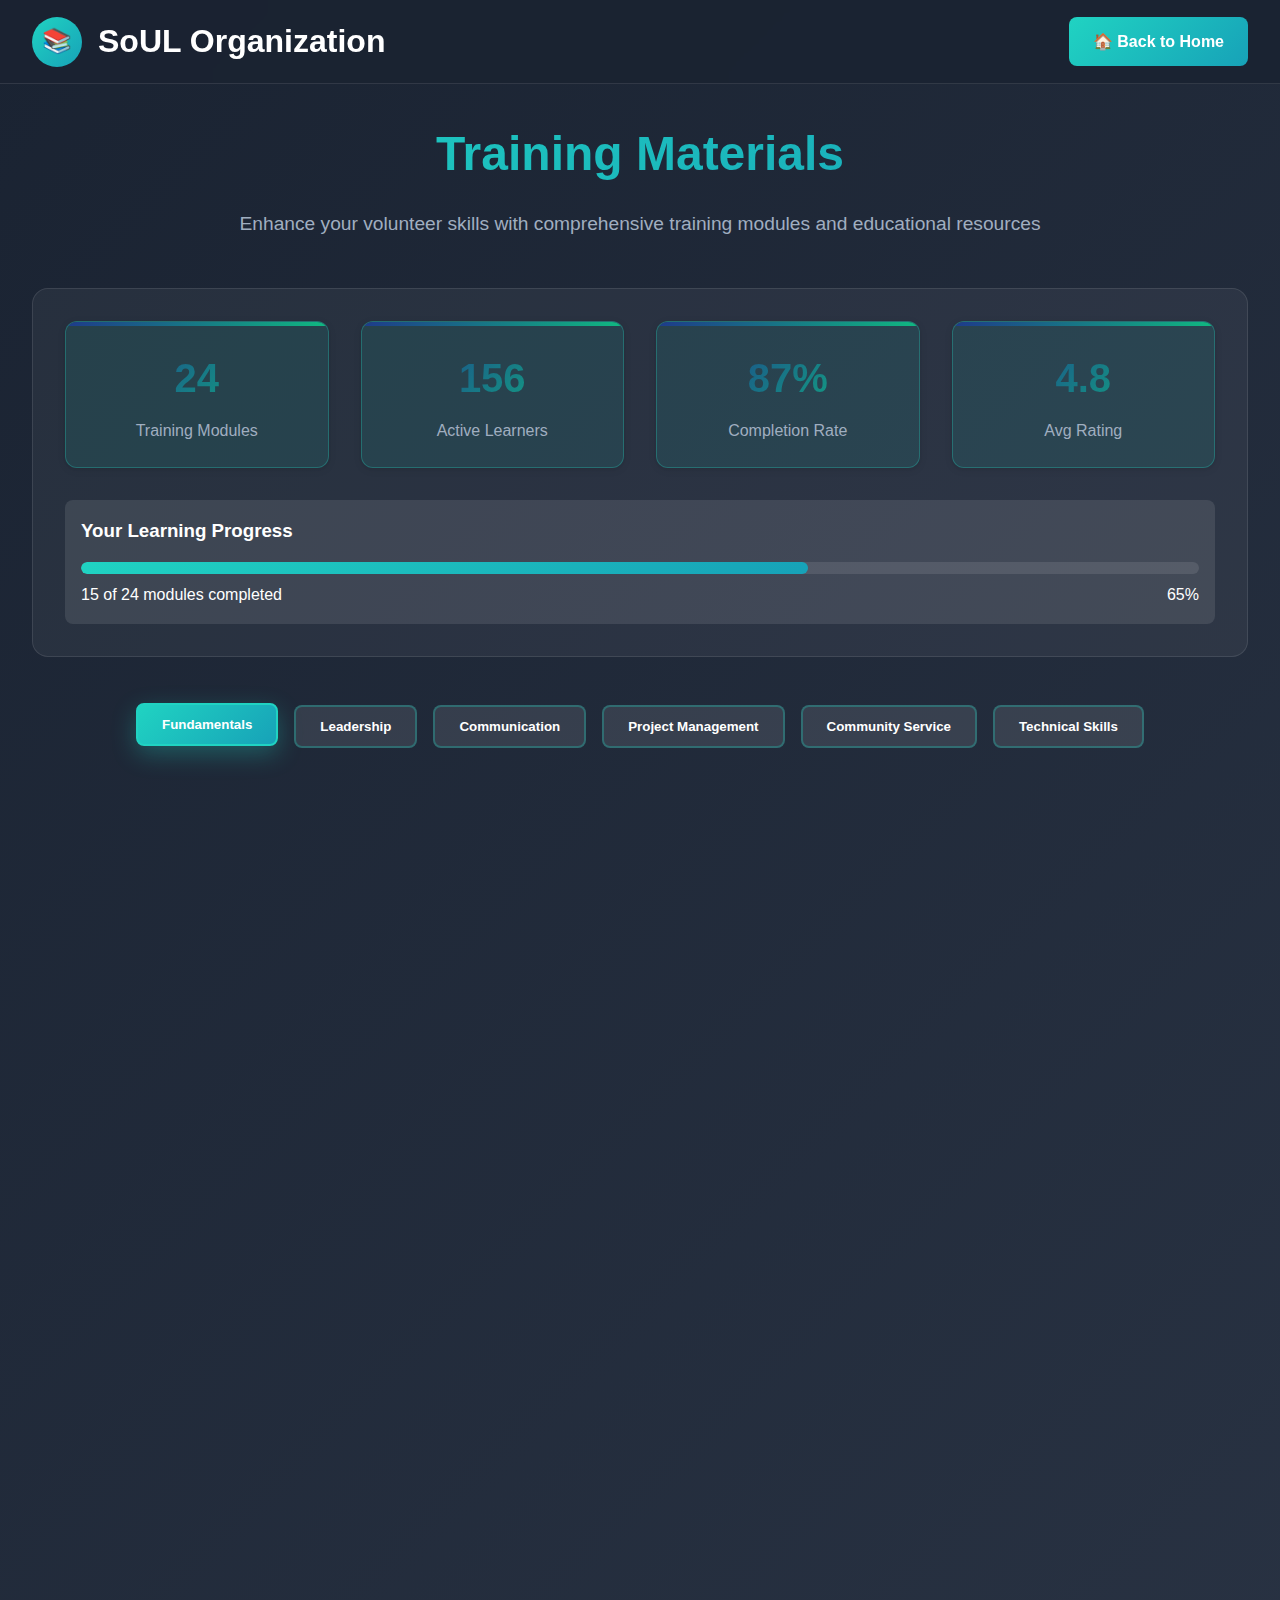
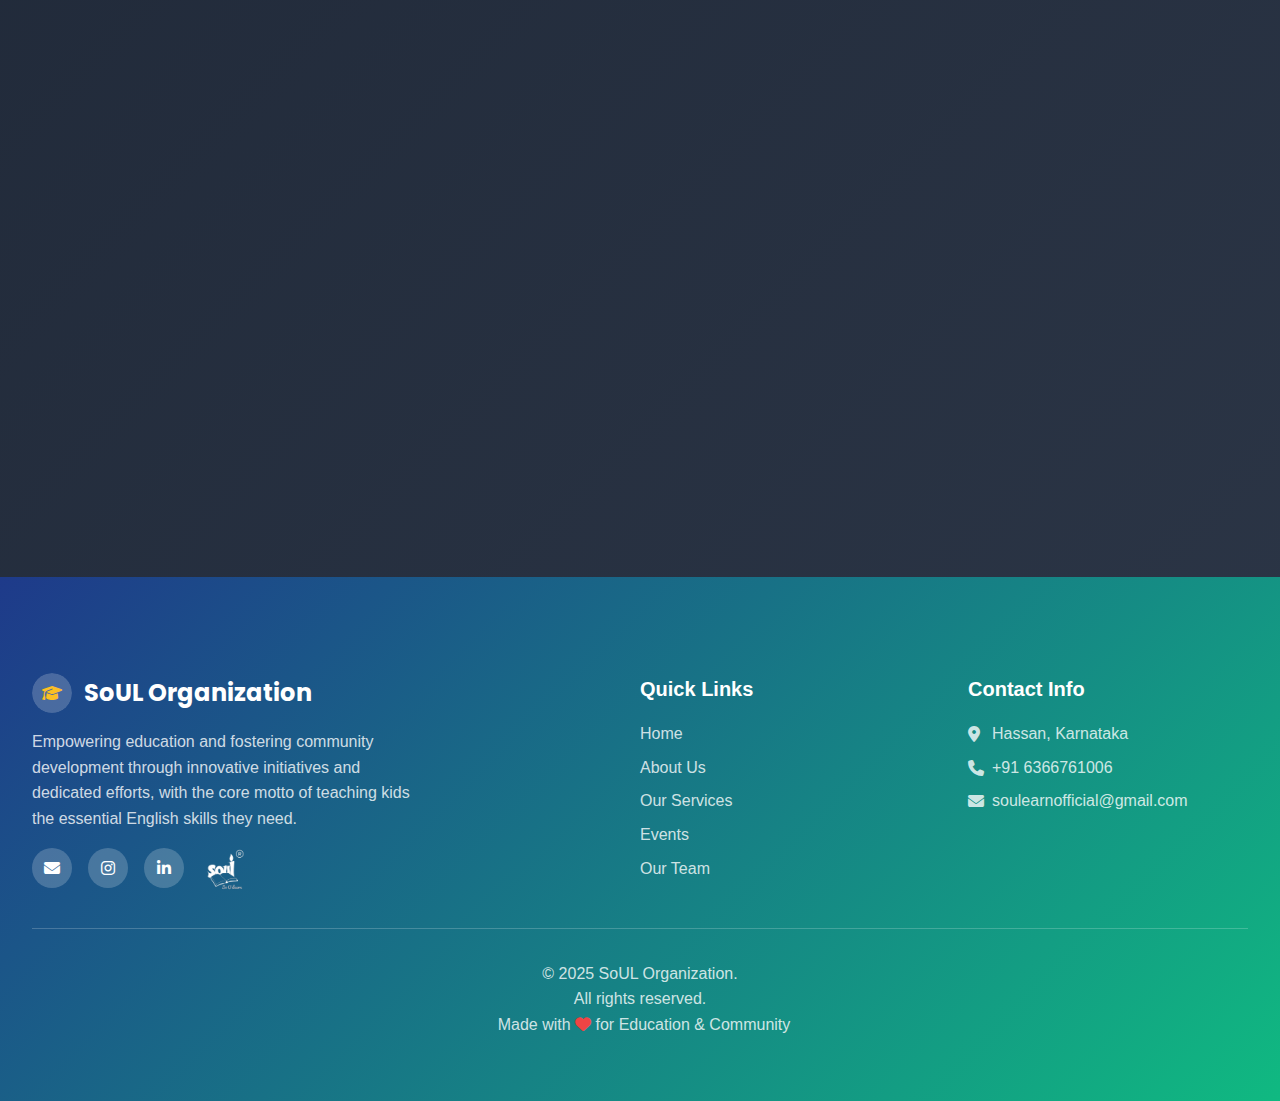
<file: Training.html>
<!DOCTYPE html>
<html lang="en">
<head>
    <meta charset="UTF-8">
    <meta name="viewport" content="width=device-width, initial-scale=1.0">
    <title>Training Materials - SoUL Organization</title>
    <link rel="icon" type="image/png" href="img/logo.jpg">
    <link rel="preconnect" href="https://fonts.googleapis.com">
    <link rel="preconnect" href="https://fonts.gstatic.com" crossorigin>
    <link href="https://fonts.googleapis.com/css2?family=Poppins:wght@300;400;500;600;700;800&family=Inter:wght@300;400;500;600&display=swap" rel="stylesheet">
    <link rel="stylesheet" href="https://cdnjs.cloudflare.com/ajax/libs/font-awesome/6.4.0/css/all.min.css">
    <link rel="stylesheet" href="styles.css">
    <style>
        * {
            margin: 0;
            padding: 0;
            box-sizing: border-box;
        }

        body {
            font-family: 'Segoe UI', Tahoma, Geneva, Verdana, sans-serif;
            background: linear-gradient(135deg, #1a2332 0%, #2d3748 100%);
            color: #fff;
            min-height: 100vh;
        }

        .header {
            background: rgba(26, 35, 50, 0.95);
            padding: 1rem 2rem;
            display: flex;
            justify-content: space-between;
            align-items: center;
            backdrop-filter: blur(10px);
            border-bottom: 1px solid rgba(255, 255, 255, 0.1);
        }

        .logo-section {
            display: flex;
            align-items: center;
            gap: 1rem;
        }

        .logo {
            width: 50px;
            height: 50px;
            background: linear-gradient(135deg, #20d3c2, #17a2b8);
            border-radius: 50%;
            display: flex;
            align-items: center;
            justify-content: center;
            font-size: 24px;
        }

        .home-btn {
            background: linear-gradient(135deg, #20d3c2, #17a2b8);
            border: none;
            padding: 12px 24px;
            border-radius: 8px;
            color: white;
            cursor: pointer;
            font-weight: 600;
            text-decoration: none;
            display: inline-block;
            transition: all 0.3s ease;
        }

        .home-btn:hover {
            transform: translateY(-2px);
            box-shadow: 0 8px 25px rgba(32, 211, 194, 0.3);
        }

        .container {
            max-width: 1400px;
            margin: 0 auto;
            padding: 2rem;
        }

        .page-title {
            text-align: center;
            font-size: 3rem;
            margin-bottom: 1rem;
            background: linear-gradient(135deg, #20d3c2, #17a2b8);
            background-clip: text;
            -webkit-background-clip: text;
            -webkit-text-fill-color: transparent;
        }

        .page-subtitle {
            text-align: center;
            font-size: 1.2rem;
            color: #a0aec0;
            margin-bottom: 3rem;
        }

        .progress-overview {
            background: rgba(255, 255, 255, 0.05);
            border-radius: 16px;
            padding: 2rem;
            margin-bottom: 3rem;
            border: 1px solid rgba(255, 255, 255, 0.1);
        }

        .progress-stats {
            display: grid;
            grid-template-columns: repeat(auto-fit, minmax(200px, 1fr));
            gap: 2rem;
            margin-bottom: 2rem;
        }

        .stat-card {
            text-align: center;
            padding: 1.5rem;
            background: rgba(32, 211, 194, 0.1);
            border-radius: 12px;
            border: 1px solid rgba(32, 211, 194, 0.3);
        }

        .stat-number {
            font-size: 2.5rem;
            font-weight: bold;
            color: #20d3c2;
            margin-bottom: 0.5rem;
        }

        .stat-label {
            color: #a0aec0;
        }

        .overall-progress {
            background: rgba(255, 255, 255, 0.1);
            border-radius: 8px;
            padding: 1rem;
        }

        .progress-bar {
            width: 100%;
            height: 12px;
            background: rgba(255, 255, 255, 0.1);
            border-radius: 6px;
            overflow: hidden;
            margin-top: 1rem;
        }

        .progress-fill {
            height: 100%;
            background: linear-gradient(135deg, #20d3c2, #17a2b8);
            border-radius: 6px;
            transition: width 0.3s ease;
        }

        .category-tabs {
            display: flex;
            justify-content: center;
            gap: 1rem;
            margin-bottom: 3rem;
            flex-wrap: wrap;
        }

        .category-tab {
            background: rgba(255, 255, 255, 0.1);
            border: 2px solid rgba(32, 211, 194, 0.3);
            padding: 12px 24px;
            border-radius: 8px;
            color: white;
            cursor: pointer;
            font-weight: 600;
            transition: all 0.3s ease;
        }

        .category-tab:hover,
        .category-tab.active {
            background: linear-gradient(135deg, #20d3c2, #17a2b8);
            border-color: #20d3c2;
            transform: translateY(-2px);
            box-shadow: 0 8px 25px rgba(32, 211, 194, 0.3);
        }

        .category-content {
            display: none;
        }

        .category-content.active {
            display: block;
        }

        .modules-grid {
            display: grid;
            grid-template-columns: repeat(auto-fill, minmax(350px, 1fr));
            gap: 2rem;
            margin-bottom: 3rem;
        }

        .module-card {
            background: rgba(255, 255, 255, 0.05);
            border-radius: 16px;
            padding: 2rem;
            border: 1px solid rgba(255, 255, 255, 0.1);
            backdrop-filter: blur(10px);
            transition: all 0.3s ease;
            position: relative;
            overflow: hidden;
        }

        .module-card::before {
            content: '';
            position: absolute;
            top: 0;
            left: -100%;
            width: 100%;
            height: 100%;
            background: linear-gradient(90deg, transparent, rgba(32, 211, 194, 0.1), transparent);
            transition: left 0.5s;
        }

        .module-card:hover::before {
            left: 100%;
        }

        .module-card:hover {
            transform: translateY(-8px);
            border-color: #20d3c2;
            box-shadow: 0 20px 40px rgba(0, 0, 0, 0.3);
        }

        .module-header {
            display: flex;
            align-items: flex-start;
            gap: 1rem;
            margin-bottom: 1.5rem;
        }

        .module-icon {
            width: 60px;
            height: 60px;
            background: linear-gradient(135deg, #20d3c2, #17a2b8);
            border-radius: 12px;
            display: flex;
            align-items: center;
            justify-content: center;
            font-size: 1.8rem;
            flex-shrink: 0;
        }

        .module-info {
            flex: 1;
        }

        .module-title {
            font-size: 1.3rem;
            font-weight: 700;
            margin-bottom: 0.5rem;
            color: #20d3c2;
        }

        .module-level {
            display: inline-block;
            background: rgba(32, 211, 194, 0.2);
            color: #20d3c2;
            padding: 4px 12px;
            border-radius: 20px;
            font-size: 0.75rem;
            font-weight: 600;
            text-transform: uppercase;
        }

        .module-description {
            color: #a0aec0;
            line-height: 1.6;
            margin-bottom: 1.5rem;
        }

        .module-meta {
            display: grid;
            grid-template-columns: 1fr 1fr;
            gap: 1rem;
            margin-bottom: 1.5rem;
            padding: 1rem;
            background: rgba(255, 255, 255, 0.05);
            border-radius: 8px;
        }

        .meta-item {
            display: flex;
            align-items: center;
            gap: 0.5rem;
            font-size: 0.9rem;
            color: #cbd5e0;
        }

        .module-progress {
            margin-bottom: 1.5rem;
        }

        .progress-info {
            display: flex;
            justify-content: space-between;
            align-items: center;
            margin-bottom: 0.5rem;
        }

        .module-actions {
            display: flex;
            gap: 1rem;
        }

        .action-btn {
            flex: 1;
            background: linear-gradient(135deg, #20d3c2, #17a2b8);
            border: none;
            padding: 12px 16px;
            border-radius: 8px;
            color: white;
            cursor: pointer;
            font-weight: 600;
            transition: all 0.3s ease;
            display: flex;
            align-items: center;
            justify-content: center;
            gap: 0.5rem;
        }

        .action-btn:hover {
            transform: translateY(-2px);
            box-shadow: 0 8px 20px rgba(32, 211, 194, 0.4);
        }

        .action-btn.secondary {
            background: rgba(255, 255, 255, 0.1);
            border: 1px solid rgba(255, 255, 255, 0.2);
        }

        .action-btn.secondary:hover {
            background: rgba(255, 255, 255, 0.2);
            box-shadow: 0 8px 20px rgba(255, 255, 255, 0.1);
        }

        .learning-path {
            background: rgba(255, 255, 255, 0.05);
            border-radius: 16px;
            padding: 2rem;
            margin-bottom: 3rem;
            border: 1px solid rgba(255, 255, 255, 0.1);
        }

        .path-title {
            font-size: 1.8rem;
            margin-bottom: 1.5rem;
            color: #20d3c2;
            text-align: center;
        }

        .path-steps {
            display: flex;
            flex-direction: column;
            gap: 1rem;
        }

        .path-step {
            display: flex;
            align-items: center;
            gap: 1rem;
            padding: 1rem;
            background: rgba(255, 255, 255, 0.05);
            border-radius: 12px;
            border-left: 4px solid #20d3c2;
        }

        .step-number {
            width: 40px;
            height: 40px;
            background: linear-gradient(135deg, #20d3c2, #17a2b8);
            border-radius: 50%;
            display: flex;
            align-items: center;
            justify-content: center;
            font-weight: bold;
            flex-shrink: 0;
        }

        .step-content {
            flex: 1;
        }

        .step-title {
            font-weight: 600;
            margin-bottom: 0.5rem;
            color: #20d3c2;
        }

        .step-description {
            color: #a0aec0;
            font-size: 0.9rem;
        }

        @media (max-width: 768px) {
            .container {
                padding: 1rem;
            }

            .page-title {
                font-size: 2rem;
            }

            .modules-grid {
                grid-template-columns: 1fr;
                gap: 1.5rem;
            }

            .category-tabs {
                gap: 0.5rem;
            }

            .category-tab {
                padding: 8px 16px;
                font-size: 0.9rem;
            }

            .module-meta {
                grid-template-columns: 1fr;
                gap: 0.5rem;
            }

            .module-actions {
                flex-direction: column;
            }

            .progress-stats {
                grid-template-columns: repeat(2, 1fr);
            }
        }
    </style>
</head>
<body>
    <div class="header">
        <div class="logo-section">
            <div class="logo">📚</div>
            <h1>SoUL Organization</h1>
        </div>
        <a href="#" class="home-btn">🏠 Back to Home</a>
    </div>

    <div class="container">
        <h1 class="page-title">Training Materials</h1>
        <p class="page-subtitle">Enhance your volunteer skills with comprehensive training modules and educational resources</p>

        <!-- Progress Overview -->
        <div class="progress-overview">
            <div class="progress-stats">
                <div class="stat-card">
                    <div class="stat-number">24</div>
                    <div class="stat-label">Training Modules</div>
                </div>
                <div class="stat-card">
                    <div class="stat-number">156</div>
                    <div class="stat-label">Active Learners</div>
                </div>
                <div class="stat-card">
                    <div class="stat-number">87%</div>
                    <div class="stat-label">Completion Rate</div>
                </div>
                <div class="stat-card">
                    <div class="stat-number">4.8</div>
                    <div class="stat-label">Avg Rating</div>
                </div>
            </div>
            <div class="overall-progress">
                <h3>Your Learning Progress</h3>
                <div class="progress-bar">
                    <div class="progress-fill" style="width: 65%"></div>
                </div>
                <div style="display: flex; justify-content: space-between; margin-top: 0.5rem;">
                    <span>15 of 24 modules completed</span>
                    <span>65%</span>
                </div>
            </div>
        </div>

        <!-- Category Tabs -->
        <div class="category-tabs">
            <button class="category-tab active" data-category="fundamentals">Fundamentals</button>
            <button class="category-tab" data-category="leadership">Leadership</button>
            <button class="category-tab" data-category="communication">Communication</button>
            <button class="category-tab" data-category="project">Project Management</button>
            <button class="category-tab" data-category="community">Community Service</button>
            <button class="category-tab" data-category="technical">Technical Skills</button>
        </div>

        <!-- Fundamentals Category -->
        <div class="category-content active" id="fundamentals">
            <div class="modules-grid">
                <div class="module-card">
                    <div class="module-header">
                        <div class="module-icon">🎯</div>
                        <div class="module-info">
                            <div class="module-title">SoUL Organization Basics</div>
                            <span class="module-level">Beginner</span>
                        </div>
                    </div>
                    <div class="module-description">
                        Learn about SoUL's mission, vision, values, organizational structure, and your role as a volunteer member.
                    </div>
                    <div class="module-meta">
                        <div class="meta-item">
                            <span>⏱️</span>
                            <span>2 hours</span>
                        </div>
                        <div class="meta-item">
                            <span>📖</span>
                            <span>5 lessons</span>
                        </div>
                        <div class="meta-item">
                            <span>🎓</span>
                            <span>Certificate</span>
                        </div>
                        <div class="meta-item">
                            <span>⭐</span>
                            <span>4.9/5</span>
                        </div>
                    </div>
                    <div class="module-progress">
                        <div class="progress-info">
                            <span>Progress</span>
                            <span>100%</span>
                        </div>
                        <div class="progress-bar">
                            <div class="progress-fill" style="width: 100%"></div>
                        </div>
                    </div>
                    <div class="module-actions">
                        <button class="action-btn" onclick="startModule('soul-basics')">
                            ✅ Completed
                        </button>
                        <button class="action-btn secondary" onclick="reviewModule('soul-basics')">
                            📄 Review
                        </button>
                    </div>
                </div>

                <div class="module-card">
                    <div class="module-header">
                        <div class="module-icon">🤝</div>
                        <div class="module-info">
                            <div class="module-title">Volunteer Ethics & Code of Conduct</div>
                            <span class="module-level">Beginner</span>
                        </div>
                    </div>
                    <div class="module-description">
                        Understanding ethical responsibilities, professional conduct, confidentiality, and best practices for volunteer work.
                    </div>
                    <div class="module-meta">
                        <div class="meta-item">
                            <span>⏱️</span>
                            <span>1.5 hours</span>
                        </div>
                        <div class="meta-item">
                            <span>📖</span>
                            <span>4 lessons</span>
                        </div>
                        <div class="meta-item">
                            <span>🎓</span>
                            <span>Certificate</span>
                        </div>
                        <div class="meta-item">
                            <span>⭐</span>
                            <span>4.7/5</span>
                        </div>
                    </div>
                    <div class="module-progress">
                        <div class="progress-info">
                            <span>Progress</span>
                            <span>75%</span>
                        </div>
                        <div class="progress-bar">
                            <div class="progress-fill" style="width: 75%"></div>
                        </div>
                    </div>
                    <div class="module-actions">
                        <button class="action-btn" onclick="startModule('volunteer-ethics')">
                            ▶️ Continue
                        </button>
                        <button class="action-btn secondary" onclick="downloadMaterial('volunteer-ethics')">
                            📥 Resources
                        </button>
                    </div>
                </div>

                <div class="module-card">
                    <div class="module-header">
                        <div class="module-icon">📋</div>
                        <div class="module-info">
                            <div class="module-title">Safety & Emergency Procedures</div>
                            <span class="module-level">Beginner</span>
                        </div>
                    </div>
                    <div class="module-description">
                        Essential safety protocols, emergency response procedures, risk assessment, and incident reporting guidelines.
                    </div>
                    <div class="module-meta">
                        <div class="meta-item">
                            <span>⏱️</span>
                            <span>3 hours</span>
                        </div>
                        <div class="meta-item">
                            <span>📖</span>
                            <span>7 lessons</span>
                        </div>
                        <div class="meta-item">
                            <span>🎓</span>
                            <span>Certificate</span>
                        </div>
                        <div class="meta-item">
                            <span>⭐</span>
                            <span>4.8/5</span>
                        </div>
                    </div>
                    <div class="module-progress">
                        <div class="progress-info">
                            <span>Progress</span>
                            <span>0%</span>
                        </div>
                        <div class="progress-bar">
                            <div class="progress-fill" style="width: 0%"></div>
                        </div>
                    </div>
                    <div class="module-actions">
                        <button class="action-btn" onclick="startModule('safety-procedures')">
                            🚀 Start
                        </button>
                        <button class="action-btn secondary" onclick="previewModule('safety-procedures')">
                            👀 Preview
                        </button>
                    </div>
                </div>
            </div>
        </div>

        <!-- Leadership Category -->
        <div class="category-content" id="leadership">
            <div class="modules-grid">
                <div class="module-card">
                    <div class="module-header">
                        <div class="module-icon">👑</div>
                        <div class="module-info">
                            <div class="module-title">Leadership Fundamentals</div>
                            <span class="module-level">Intermediate</span>
                        </div>
                    </div>
                    <div class="module-description">
                        Develop core leadership skills including decision making, team building, conflict resolution, and inspirational leadership techniques.
                    </div>
                    <div class="module-meta">
                        <div class="meta-item">
                            <span>⏱️</span>
                            <span>4 hours</span>
                        </div>
                        <div class="meta-item">
                            <span>📖</span>
                            <span>8 lessons</span>
                        </div>
                        <div class="meta-item">
                            <span>🎓</span>
                            <span>Certificate</span>
                        </div>
                        <div class="meta-item">
                            <span>⭐</span>
                            <span>4.9/5</span>
                        </div>
                    </div>
                    <div class="module-progress">
                        <div class="progress-info">
                            <span>Progress</span>
                            <span>30%</span>
                        </div>
                        <div class="progress-bar">
                            <div class="progress-fill" style="width: 30%"></div>
                        </div>
                    </div>
                    <div class="module-actions">
                        <button class="action-btn" onclick="startModule('leadership-fundamentals')">
                            ▶️ Continue
                        </button>
                        <button class="action-btn secondary" onclick="downloadMaterial('leadership-fundamentals')">
                            📥 Resources
                        </button>
                    </div>
                </div>

                <div class="module-card">
                    <div class="module-header">
                        <div class="module-icon">🎯</div>
                        <div class="module-info">
                            <div class="module-title">Team Management</div>
                            <span class="module-level">Advanced</span>
                        </div>
                    </div>
                    <div class="module-description">
                        Advanced team management strategies, delegation techniques, performance management, and creating high-performing teams.
                    </div>
                    <div class="module-meta">
                        <div class="meta-item">
                            <span>⏱️</span>
                            <span>5 hours</span>
                        </div>
                        <div class="meta-item">
                            <span>📖</span>
                            <span>10 lessons</span>
                        </div>
                        <div class="meta-item">
                            <span>🎓</span>
                            <span>Certificate</span>
                        </div>
                        <div class="meta-item">
                            <span>⭐</span>
                            <span>4.8/5</span>
                        </div>
                    </div>
                    <div class="module-progress">
                        <div class="progress-info">
                            <span>Progress</span>
                            <span>0%</span>
                        </div>
                        <div class="progress-bar">
                            <div class="progress-fill" style="width: 0%"></div>
                        </div>
                    </div>
                    <div class="module-actions">
                        <button class="action-btn" onclick="startModule('team-management')">
                            🚀 Start
                        </button>
                        <button class="action-btn secondary" onclick="previewModule('team-management')">
                            👀 Preview
                        </button>
                    </div>
                </div>
            </div>
        </div>

        <!-- Communication Category -->
        <div class="category-content" id="communication">
            <div class="modules-grid">
                <div class="module-card">
                    <div class="module-header">
                        <div class="module-icon">💬</div>
                        <div class="module-info">
                            <div class="module-title">Effective Communication</div>
                            <span class="module-level">Intermediate</span>
                        </div>
                    </div>
                    <div class="module-description">
                        Master verbal and non-verbal communication, active listening, public speaking, and cross-cultural communication skills.
                    </div>
                    <div class="module-meta">
                        <div class="meta-item">
                            <span>⏱️</span>
                            <span>3.5 hours</span>
                        </div>
                        <div class="meta-item">
                            <span>📖</span>
                            <span>6 lessons</span>
                        </div>
                        <div class="meta-item">
                            <span>🎓</span>
                            <span>Certificate</span>
                        </div>
                        <div class="meta-item">
                            <span>⭐</span>
                            <span>4.7/5</span>
                        </div>
                    </div>
                    <div class="module-progress">
                        <div class="progress-info">
                            <span>Progress</span>
                            <span>60%</span>
                        </div>
                        <div class="progress-bar">
                            <div class="progress-fill" style="width: 60%"></div>
                        </div>
                    </div>
                    <div class="module-actions">
                        <button class="action-btn" onclick="startModule('effective-communication')">
                            ▶️ Continue
                        </button>
                        <button class="action-btn secondary" onclick="downloadMaterial('effective-communication')">
                            📥 Resources
                        </button>
                    </div>
                </div>
            </div>
        </div>

        <!-- Learning Path -->
        <div class="learning-path">
            <h3 class="path-title">🛤️ Recommended Learning Path for New Volunteers</h3>
            <div class="path-steps">
                <div class="path-step">
                    <div class="step-number">1</div>
                    <div class="step-content">
                        <div class="step-title">Foundation Knowledge</div>
                        <div class="step-description">Start with SoUL Organization Basics and Volunteer Ethics</div>
                    </div>
                </div>
                <div class="path-step">
                    <div class="step-number">2</div>
                    <div class="step-content">
                        <div class="step-title">Safety First</div>
                        <div class="step-description">Complete Safety & Emergency Procedures training</div>
                    </div>
                </div>
                <div class="path-step">
                    <div class="step-number">3</div>
                    <div class="step-content">
                        <div class="step-title">Communication Skills</div>
                        <div class="step-description">Enhance your communication and interpersonal skills</div>
                    </div>
                </div>
                <div class="path-step">
                    <div class="step-number">4</div>
                    <div class="step-content">
                        <div class="step-title">Specialized Training</div>
                        <div class="step-description">Choose modules based on your volunteer role and interests</div>
                    </div>
                </div>
                <div class="path-step">
                    <div class="step-number">5</div>
                    <div class="step-content">
                        <div class="step-title">Leadership Development</div>
                        <div class="step-description">Advanced training for team leads and coordinators</div>
                    </div>
                </div>
            </div>
        </div>
    </div>
        <!-- Footer -->
    <footer class="footer">
        <div class="container">
            <div class="footer-content">
                <!-- Logo and Description -->
                <div>
                    <div class="footer-logo">
                        <div class="footer-logo-icon">
                            <i class="fas fa-graduation-cap" style="color: var(--soul-yellow); background: rgba(255,255,255,0.2); border-radius: 50%; width: 100%; height: 100%; display: flex; align-items: center; justify-content: center;"></i>
                        </div>
                        <span style="font-size: 1.5rem; font-weight: 700; font-family: 'Poppins', sans-serif;">SoUL Organization</span>
                    </div>
                    <p style="color: rgba(255, 255, 255, 0.8); margin-bottom: 1rem; max-width: 400px;">
                        Empowering education and fostering community development through innovative initiatives and dedicated efforts, with the core motto of teaching kids the essential English skills they need.
                    </p>
                    <div class="footer-socials">
                        <a href="mailto:soulearnofficial@gmail.com" class="footer-social-icon">
                            <i class="fas fa-envelope"></i>
                        </a>
                        <a href="https://www.instagram.com/so_u_learn/" class="footer-social-icon">
                            <i class="fab fa-instagram"></i>
                        </a>
                        <a href="#" class="footer-social-icon">
                            <i class="fab fa-linkedin-in"></i>
                        </a>
                        <img src="img/log.png" alt="SoUL Logo" style="width: 48px; height: 48px; object-fit: contain;">
                    </div>
                </div>

                <!-- Quick Links -->
                <div>
                    <h3 style="font-size: 1.25rem; font-weight: 700; margin-bottom: 1rem;">Quick Links</h3>
                    <ul class="footer-links">
                        <li><a href="#home">Home</a></li>
                        <li><a href="#about">About Us</a></li>
                        <li><a href="#services">Our Services</a></li>
                        <li><a href="#events">Events</a></li>
                        <li><a href="#members">Our Team</a></li>
                    </ul>
                </div>

                <!-- Contact Info -->
                <div>
                    <h3 style="font-size: 1.25rem; font-weight: 700; margin-bottom: 1rem;">Contact Info</h3>
                    <ul style="list-style: none; color: rgba(255, 255, 255, 0.8);">
                        <li style="display: flex; align-items: center; margin-bottom: 0.5rem;">
                            <i class="fas fa-map-marker-alt" style="width: 16px; margin-right: 0.5rem;"></i>
                            <span>Hassan, Karnataka</span>
                        </li>
                        <li style="display: flex; align-items: center; margin-bottom: 0.5rem;">
                            <i class="fas fa-phone" style="width: 16px; margin-right: 0.5rem;"></i>
                            <span>+91 6366761006</span>
                        </li>
                        <li style="display: flex; align-items: center;">
                            <i class="fas fa-envelope" style="width: 16px; margin-right: 0.5rem;"></i>
                            <span>soulearnofficial@gmail.com</span>
                        </li>
                    </ul>
                </div>
            </div>

            <!-- Bottom Footer -->
            <div class="footer-bottom">
                <p>
                    &copy; 2025 SoUL Organization. <br> All rights reserved. <br>
                    <span style="margin-left: 0.5rem;">Made with <i class="fas fa-heart" style="color: #ef4444;"></i> for Education & Community</span>
                </p>
            </div>
        </div>
    </footer>

    <script>
        // Category tab functionality
        const categoryTabs = document.querySelectorAll('.category-tab');
        const categoryContents = document.querySelectorAll('.category-content');

        categoryTabs.forEach(tab => {
            tab.addEventListener('click', () => {
                categoryTabs.forEach(t => t.classList.remove('active'));
                categoryContents.forEach(c => c.classList.remove('active'));

                tab.classList.add('active');
                const category = tab.getAttribute('data-category');
                const targetContent = document.getElementById(category);
                if (targetContent) {
                    targetContent.classList.add('active');
                }
            });
        });

        // Module actions
        function startModule(moduleId) {
            alert(`Starting module: ${moduleId}\n\nThis would typically:\n- Open the learning management system\n- Track progress\n- Present interactive content\n- Record completion status`);
        }

        function previewModule(moduleId) {
            alert(`Previewing module: ${moduleId}\n\nThis would show:\n- Module outline\n- Learning objectives\n- Sample content\n- Prerequisites`);
        }

        function downloadMaterial(moduleId) {
            alert(`Downloading resources for: ${moduleId}\n\nThis would provide:\n- PDF handouts\n- Practice exercises\n- Reference materials\n- Templates`);
        }

        function reviewModule(moduleId) {
            alert(`Reviewing completed module: ${moduleId}\n\nThis would provide:\n- Module summary\n- Key takeaways\n- Certificate download\n- Related modules`);
        }

        // Smooth animations
        const observerOptions = {
            threshold: 0.1,
            rootMargin: '0px 0px -50px 0px'
        };

        const observer = new IntersectionObserver((entries) => {
            entries.forEach(entry => {
                if (entry.isIntersecting) {
                    entry.target.style.opacity = '1';
                    entry.target.style.transform = 'translateY(0)';
                }
            });
        }, observerOptions);

        // Observe all module cards
        document.querySelectorAll('.module-card, .progress-overview, .learning-path').forEach(element => {
            element.style.opacity = '0';
            element.style.transform = 'translateY(20px)';
            element.style.transition = 'all 0.6s ease';
            observer.observe(element);
        });
    </script>
</body>
</html>
</file>
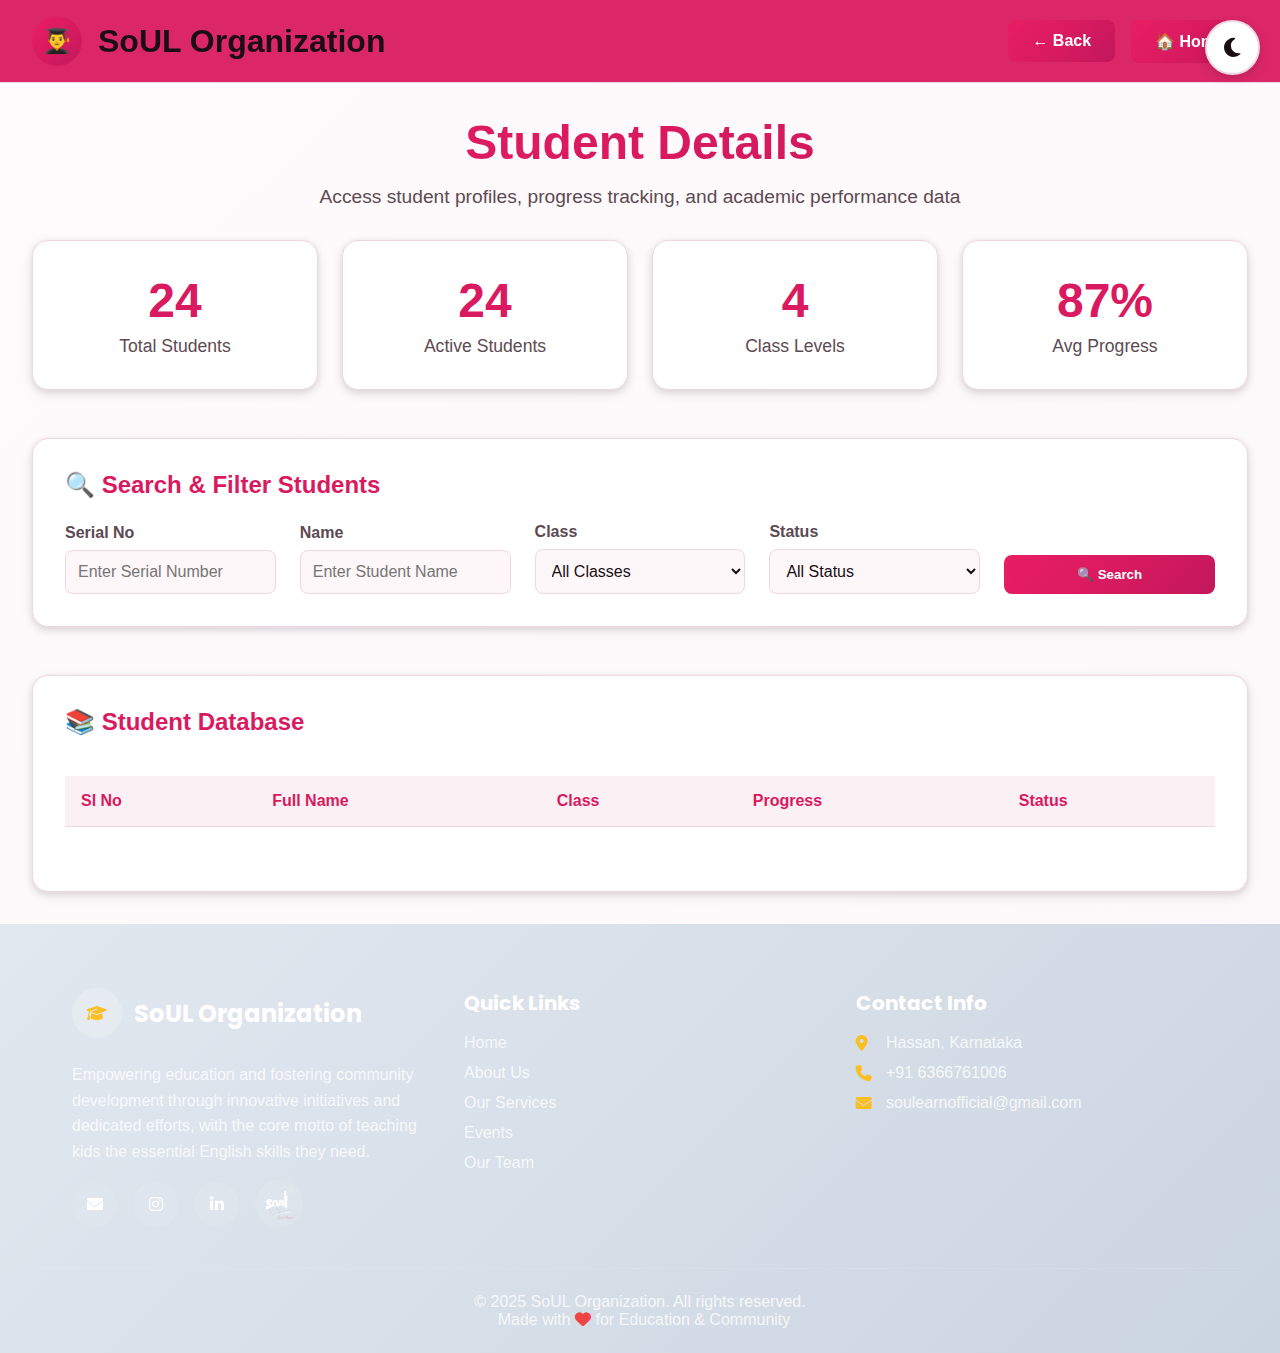
<file: u.html>
<!DOCTYPE html>
<html lang="en">
<head>
    <meta charset="UTF-8">
    <meta name="viewport" content="width=device-width, initial-scale=1.0">
    <title>Student Details - SoUL Organization</title>
    <link rel="icon" type="image/png" href="img/logo.jpg">
    <link rel="preconnect" href="https://fonts.googleapis.com">
    <link rel="preconnect" href="https://fonts.gstatic.com" crossorigin>
    <link href="https://fonts.googleapis.com/css2?family=Poppins:wght@300;400;500;600;700;800&family=Inter:wght@300;400;500;600&display=swap" rel="stylesheet">
    <link rel="stylesheet" href="https://cdnjs.cloudflare.com/ajax/libs/font-awesome/6.4.0/css/all.min.css">
    <style>
        :root {
            /* Light Theme - Pink Base */
            --primary-color: #D91A60;
            --secondary-color: #E91E63;
            --accent-color: #FF6B9D;
            --bg-primary: #FEFBFC;
            --bg-secondary: #FDF7F9;
            --bg-tertiary: #FBF1F5;
            --text-primary: #1A0D13;
            --text-secondary: #2D1B24;
            --text-muted: #5D4A52;
            --text-dark: #0F080B;
            --border-color: #EFD6E3;
            --card-bg: #FFFFFF;
            --hover-bg: #F8EDF2;
            --active-bg: #F3E1EA;
            --card-shadow: 0 4px 12px rgba(26, 13, 19, 0.1), 0 2px 6px rgba(26, 13, 19, 0.08);
            --card-hover-shadow: 0 8px 25px rgba(26, 13, 19, 0.15), 0 4px 10px rgba(26, 13, 19, 0.1);
            --gradient-primary: linear-gradient(135deg, #E91E63 0%, #D91A60 50%, #C2185B 100%);
            --gradient-soft: linear-gradient(135deg, #FEFBFC 0%, #FDF7F9 100%);
            --header-bg: rgba(217, 26, 96, 0.95);
            --footer-gradient: linear-gradient(135deg, #e2e8f0 0%, #cbd5e0 100%);
            --body-bg: linear-gradient(135deg, #FEFBFC 0%, #FDF7F9 100%);
        }

        /* Dark theme */
        [data-theme="dark"] {
            --primary-color: #14B8A6;
            --secondary-color: #06B6D4;
            --accent-color: #22D3EE;
            --bg-primary: #0F172A;
            --bg-secondary: #1E293B;
            --bg-tertiary: #334155;
            --text-primary: #F1F5F9;
            --text-secondary: #E2E8F0;
            --text-muted: #94A3B8;
            --text-dark: #FFFFFF;
            --border-color: #475569;
            --card-bg: #1E293B;
            --hover-bg: #334155;
            --active-bg: #475569;
            --card-shadow: 0 4px 12px rgba(0, 0, 0, 0.4), 0 2px 6px rgba(20, 184, 166, 0.15);
            --card-hover-shadow: 0 12px 28px rgba(0, 0, 0, 0.6), 0 6px 12px rgba(20, 184, 166, 0.25);
            --gradient-primary: linear-gradient(135deg, #0891B2 0%, #14B8A6 50%, #10B981 100%);
            --gradient-soft: linear-gradient(135deg, #0F172A 0%, #1E293B 50%, #334155 100%);
            --header-bg: rgba(15, 23, 42, 0.95);
            --footer-gradient: linear-gradient(135deg, #1e3a8a 0%, #1e40af 50%, #3b82f6 100%);
            --body-bg: linear-gradient(135deg, #0F172A 0%, #1E293B 100%);
        }

        * {
            margin: 0;
            padding: 0;
            box-sizing: border-box;
        }

        body {
            font-family: 'Segoe UI', Tahoma, Geneva, Verdana, sans-serif;
            background: var(--body-bg);
            color: var(--text-primary);
            min-height: 100vh;
            transition: all 0.3s ease;
        }

        .theme-toggle {
            position: fixed;
            top: 20px;
            right: 20px;
            width: 55px;
            height: 55px;
            border-radius: 50%;
            background: var(--card-bg);
            border: 2px solid var(--border-color);
            cursor: pointer;
            display: flex;
            align-items: center;
            justify-content: center;
            font-size: 22px;
            box-shadow: var(--card-shadow);
            transition: all 0.3s cubic-bezier(0.4, 0, 0.2, 1);
            z-index: 1000;
            color: var(--text-primary);
        }

        .theme-toggle:hover {
            box-shadow: var(--card-hover-shadow);
            transform: scale(1.1) rotate(15deg);
            border-color: var(--primary-color);
        }

        .header {
            background: var(--header-bg);
            padding: 1rem 2rem;
            display: flex;
            justify-content: space-between;
            align-items: center;
            backdrop-filter: blur(10px);
            border-bottom: 1px solid var(--border-color);
        }

        .logo-section {
            display: flex;
            align-items: center;
            gap: 1rem;
        }

        .logo {
            width: 50px;
            height: 50px;
            background: var(--gradient-primary);
            border-radius: 50%;
            display: flex;
            align-items: center;
            justify-content: center;
            font-size: 24px;
            color: white;
        }

        .header h1 {
            color: var(--text-primary);
        }

        .header-actions {
            display: flex;
            align-items: center;
            gap: 1rem;
        }

        .back-btn {
            background: var(--gradient-primary);
            border: none;
            padding: 12px 24px;
            border-radius: 8px;
            color: white;
            cursor: pointer;
            font-weight: 600;
            text-decoration: none;
            display: inline-block;
            transition: all 0.3s ease;
        }

        .back-btn:hover {
            transform: translateY(-2px);
            box-shadow: 0 8px 25px rgba(217, 26, 96, 0.3);
        }

        .home-btn {
            background: var(--gradient-primary);
            border: none;
            padding: 12px 24px;
            border-radius: 8px;
            color: white;
            cursor: pointer;
            font-weight: 600;
            text-decoration: none;
            display: inline-block;
            transition: all 0.3s ease;
        }

        .home-btn:hover {
            transform: translateY(-2px);
            box-shadow: 0 8px 25px rgba(217, 26, 96, 0.3);
        }

        .container {
            max-width: 1400px;
            margin: 0 auto;
            padding: 2rem;
        }

        .page-title {
            text-align: center;
            font-size: 3rem;
            margin-bottom: 1rem;
            background: var(--gradient-primary);
            background-clip: text;
            -webkit-background-clip: text;
            -webkit-text-fill-color: transparent;
        }

        .page-subtitle {
            text-align: center;
            font-size: 1.2rem;
            color: var(--text-muted);
            margin-bottom: 2rem;
        }

        .stats-overview {
            display: grid;
            grid-template-columns: repeat(auto-fit, minmax(200px, 1fr));
            gap: 1.5rem;
            margin-bottom: 3rem;
        }

        .stat-card {
            background: var(--card-bg);
            border-radius: 16px;
            padding: 2rem;
            text-align: center;
            border: 1px solid var(--border-color);
            transition: all 0.3s ease;
            box-shadow: var(--card-shadow);
        }

        .stat-card:hover {
            transform: translateY(-5px);
            border-color: var(--primary-color);
            box-shadow: var(--card-hover-shadow);
        }

        .stat-number {
            font-size: 3rem;
            font-weight: bold;
            color: var(--primary-color);
            margin-bottom: 0.5rem;
        }

        .stat-label {
            color: var(--text-muted);
            font-size: 1.1rem;
        }

        .filters-section {
            background: var(--card-bg);
            border-radius: 16px;
            padding: 2rem;
            margin-bottom: 3rem;
            border: 1px solid var(--border-color);
            box-shadow: var(--card-shadow);
        }

        .filters-title {
            font-size: 1.5rem;
            margin-bottom: 1.5rem;
            color: var(--primary-color);
        }

        .filters-grid {
            display: grid;
            grid-template-columns: repeat(auto-fit, minmax(200px, 1fr));
            gap: 1.5rem;
            align-items: end;
        }

        .filter-group {
            display: flex;
            flex-direction: column;
            gap: 0.5rem;
        }

        .filter-label {
            color: var(--text-muted);
            font-weight: 600;
        }

        .filter-select,
        .filter-input {
            background: var(--bg-secondary);
            border: 1px solid var(--border-color);
            border-radius: 8px;
            padding: 12px;
            color: var(--text-primary);
            font-size: 1rem;
        }

        .filter-select option {
            background: var(--card-bg);
            color: var(--text-primary);
        }

        .search-btn {
            background: var(--gradient-primary);
            border: none;
            padding: 12px 24px;
            border-radius: 8px;
            color: white;
            cursor: pointer;
            font-weight: 600;
            transition: all 0.3s ease;
        }

        .search-btn:hover {
            transform: translateY(-2px);
            box-shadow: 0 8px 25px rgba(217, 26, 96, 0.3);
        }

        .students-table-container {
            background: var(--card-bg);
            border-radius: 16px;
            padding: 2rem;
            border: 1px solid var(--border-color);
            overflow-x: auto;
            box-shadow: var(--card-shadow);
        }

        .students-table {
            width: 100%;
            border-collapse: collapse;
            margin-top: 1rem;
        }

        .students-table th,
        .students-table td {
            padding: 1rem;
            text-align: left;
            border-bottom: 1px solid var(--border-color);
        }

        .students-table th {
            background: var(--bg-tertiary);
            color: var(--primary-color);
            font-weight: 700;
            position: sticky;
            top: 0;
        }

        .students-table tr:hover {
            background: var(--hover-bg);
        }

        .progress-bar {
            width: 100px;
            height: 8px;
            background: var(--bg-secondary);
            border-radius: 4px;
            overflow: hidden;
        }

        .progress-fill {
            height: 100%;
            background: var(--gradient-primary);
            border-radius: 4px;
            transition: width 0.3s ease;
        }

        .status-badge {
            padding: 4px 12px;
            border-radius: 20px;
            font-size: 0.85rem;
            font-weight: 600;
            text-align: center;
        }

        .status-active {
            background: rgba(34, 197, 94, 0.2);
            color: #22c55e;
            border: 1px solid #22c55e;
        }

        .pagination {
            display: flex;
            justify-content: center;
            gap: 0.5rem;
            margin-top: 2rem;
        }

        .page-btn {
            background: var(--bg-secondary);
            border: 1px solid var(--border-color);
            padding: 8px 16px;
            border-radius: 6px;
            color: var(--text-primary);
            cursor: pointer;
            transition: all 0.3s ease;
        }

        .page-btn:hover,
        .page-btn.active {
            background: var(--gradient-primary);
            border-color: var(--primary-color);
            color: white;
        }

        .footer {
            background: var(--footer-gradient);
            color: white;
            padding: 4rem 0 1.5rem;
            margin-top: auto;
        }

        .footer-content {
            display: grid;
            grid-template-columns: repeat(auto-fit, minmax(280px, 1fr));
            gap: 2.5rem;
            margin-bottom: 2.5rem;
            max-width: 1200px;
            margin-left: auto;
            margin-right: auto;
            padding: 0 2rem;
        }

        .footer-logo {
            display: flex;
            align-items: center;
            gap: 0.75rem;
            margin-bottom: 1.5rem;
        }

        .footer-logo-icon {
            width: 50px;
            height: 50px;
            border-radius: 50%;
        }

        .footer-socials {
            display: flex;
            gap: 1rem;
            align-items: center;
        }

        .footer-social-icon {
            width: 45px;
            height: 45px;
            border-radius: 50%;
            background: rgba(255, 255, 255, 0.1);
            display: flex;
            align-items: center;
            justify-content: center;
            color: white;
            text-decoration: none;
            transition: all 0.3s cubic-bezier(0.4, 0, 0.2, 1);
            backdrop-filter: blur(10px);
            -webkit-backdrop-filter: blur(10px);
        }

        .footer-social-icon:hover {
            background: rgba(255, 255, 255, 0.2);
            transform: translateY(-3px) scale(1.05);
            box-shadow: 0 8px 25px rgba(0,0,0,0.3);
        }

        .footer-links {
            list-style: none;
        }

        .footer-links li {
            margin-bottom: 0.75rem;
        }

        .footer-links a {
            color: rgba(255, 255, 255, 0.8);
            text-decoration: none;
            transition: all 0.3s ease;
            position: relative;
        }

        .footer-links a::after {
            content: '';
            position: absolute;
            width: 0;
            height: 2px;
            bottom: -2px;
            left: 0;
            background-color: white;
            transition: width 0.3s ease;
        }

        .footer-links a:hover {
            color: white;
            transform: translateX(5px);
        }

        .footer-links a:hover::after {
            width: 100%;
        }

        .footer-bottom {
            border-top: 1px solid rgba(255, 255, 255, 0.1);
            padding-top: 1.5rem;
            text-align: center;
            color: rgba(255, 255, 255, 0.8);
            max-width: 1200px;
            margin: 0 auto;
            padding-left: 2rem;
            padding-right: 2rem;
        }

        @media (max-width: 768px) {
            .theme-toggle {
                width: 45px;
                height: 45px;
                font-size: 18px;
                top: 15px;
                right: 15px;
            }
            
            .container {
                padding: 1rem;
            }

            .page-title {
                font-size: 2rem;
            }

            .stats-overview {
                grid-template-columns: repeat(2, 1fr);
            }

            .filters-grid {
                grid-template-columns: 1fr;
            }

            .students-table-container {
                padding: 1rem;
            }

            .students-table {
                font-size: 0.9rem;
            }

            .students-table th,
            .students-table td {
                padding: 0.5rem;
            }
        }
    </style>
</head>
<body>
    <button class="theme-toggle" id="theme-toggle" onclick="toggleTheme()">
        <i class="fas fa-moon" id="theme-icon"></i>
    </button>
    
    <div class="header">
        <div class="logo-section">
            <div class="logo">👨‍🎓</div>
            <h1>SoUL Organization</h1>
        </div>
        <div class="header-actions">
            <span class="back-btn" onclick="goBack()">← Back</span>
            <a href="index.html" class="home-btn">🏠 Home</a>
        </div>
    </div>

    <div class="container">
        <h1 class="page-title">Student Details</h1>
        <p class="page-subtitle">Access student profiles, progress tracking, and academic performance data</p>

        <!-- Statistics Overview -->
        <div class="stats-overview">
            <div class="stat-card">
                <div class="stat-number" id="totalStudents">24</div>
                <div class="stat-label">Total Students</div>
            </div>
            <div class="stat-card">
                <div class="stat-number" id="activeStudents">24</div>
                <div class="stat-label">Active Students</div>
            </div>
            <div class="stat-card">
                <div class="stat-number">4</div>
                <div class="stat-label">Class Levels</div>
            </div>
            <div class="stat-card">
                <div class="stat-number">87%</div>
                <div class="stat-label">Avg Progress</div>
            </div>
        </div>

        <!-- Filters Section -->
        <div class="filters-section">
            <h3 class="filters-title">🔍 Search & Filter Students</h3>
            <div class="filters-grid">
                <div class="filter-group">
                    <label class="filter-label">Serial No</label>
                    <input type="text" class="filter-input" placeholder="Enter Serial Number" id="serialFilter">
                </div>
                <div class="filter-group">
                    <label class="filter-label">Name</label>
                    <input type="text" class="filter-input" placeholder="Enter Student Name" id="nameFilter">
                </div>
                <div class="filter-group">
                    <label class="filter-label">Class</label>
                    <select class="filter-select" id="classFilter">
                        <option value="">All Classes</option>
                        <option value="3rd">3rd Class</option>
                        <option value="4th">4th Class</option>
                        <option value="5th">5th Class</option>
                        <option value="6th">6th Class</option>
                        <option value="7th">7th Class</option>
                        <option value="8th">8th Class</option>
                        <option value="9th">9th Class</option>
                    </select>
                </div>
                <div class="filter-group">
                    <label class="filter-label">Status</label>
                    <select class="filter-select" id="statusFilter">
                        <option value="">All Status</option>
                        <option value="active">Active</option>
                    </select>
                </div>
                <div class="filter-group">
                    <button class="search-btn" onclick="filterStudents()">🔍 Search</button>
                </div>
            </div>
        </div>

        <!-- Students Table -->
        <div class="students-table-container">
            <h3 class="filters-title">📚 Student Database</h3>
            <div style="overflow-x: auto;">
                <table class="students-table" id="studentsTable">
                    <thead>
                        <tr>
                            <th>Sl No</th>
                            <th>Full Name</th>
                            <th>Class</th>
                            <th>Progress</th>
                            <th>Status</th>
                        </tr>
                    </thead>
                    <tbody id="studentsTableBody">
                        <!-- Student data will be populated by JavaScript -->
                    </tbody>
                </table>
            </div>

            <!-- Pagination -->
            <div class="pagination" id="pagination">
                <!-- Pagination buttons will be generated by JavaScript -->
            </div>
        </div>
    </div>
    
    <footer class="footer">
        <div class="footer-content">
            <!-- Logo and Description -->
            <div>
                <div class="footer-logo">
                    <div class="footer-logo-icon">
                        <i class="fas fa-graduation-cap" style="color: #fbbf24; background: rgba(255,255,255,0.2); border-radius: 50%; width: 100%; height: 100%; display: flex; align-items: center; justify-content: center;"></i>
                    </div>
                    <span style="font-size: 1.5rem; font-weight: 700; font-family: 'Poppins', sans-serif;">SoUL Organization</span>
                </div>
                <p style="color: rgba(255, 255, 255, 0.8); margin-bottom: 1rem; max-width: 400px; line-height: 1.6;">
                    Empowering education and fostering community development through innovative initiatives and dedicated efforts, with the core motto of teaching kids the essential English skills they need.
                </p>
                <div class="footer-socials">
                    <a href="mailto:soulearnofficial@gmail.com" class="footer-social-icon" title="Email">
                        <i class="fas fa-envelope"></i>
                    </a>
                    <a href="https://www.instagram.com/so_u_learn/" target="_blank" class="footer-social-icon" title="Instagram">
                        <i class="fab fa-instagram"></i>
                    </a>
                    <a href="#" class="footer-social-icon" title="LinkedIn">
                        <i class="fab fa-linkedin-in"></i>
                    </a>
                    <img src="img/log.png" alt="SoUL Logo" style="width: 48px; height: 48px; object-fit: contain; border-radius: 50%; background: rgba(255,255,255,0.1); padding: 4px;">
                </div>
            </div>

            <!-- Quick Links -->
            <div>
                <h3 style="font-size: 1.25rem; font-weight: 700; margin-bottom: 1rem; font-family: 'Poppins', sans-serif;">Quick Links</h3>
                <ul class="footer-links">
                    <li><a href="index.html">Home</a></li>
                    <li><a href="index.html#about">About Us</a></li>
                    <li><a href="index.html#services">Our Services</a></li>
                    <li><a href="index.html#events">Events</a></li>
                    <li><a href="index.html#members">Our Team</a></li>
                </ul>
            </div>

            <!-- Contact Info -->
            <div>
                <h3 style="font-size: 1.25rem; font-weight: 700; margin-bottom: 1rem; font-family: 'Poppins', sans-serif;">Contact Info</h3>
                <ul style="list-style: none; color: rgba(255, 255, 255, 0.8);">
                    <li style="display: flex; align-items: center; margin-bottom: 0.75rem;">
                        <i class="fas fa-map-marker-alt" style="width: 18px; margin-right: 0.75rem; color: #fbbf24;"></i>
                        <span>Hassan, Karnataka</span>
                    </li>
                    <li style="display: flex; align-items: center; margin-bottom: 0.75rem;">
                        <i class="fas fa-phone" style="width: 18px; margin-right: 0.75rem; color: #fbbf24;"></i>
                        <span>+91 6366761006</span>
                    </li>
                    <li style="display: flex; align-items: center;">
                        <i class="fas fa-envelope" style="width: 18px; margin-right: 0.75rem; color: #fbbf24;"></i>
                        <span>soulearnofficial@gmail.com</span>
                    </li>
                </ul>
            </div>
        </div>

        <!-- Bottom Footer -->
        <div class="footer-bottom">
            <p>
                &copy; 2025 SoUL Organization. All rights reserved.
                <br>
                <span style="margin-left: 0.5rem;">Made with <i class="fas fa-heart" style="color: #ef4444;"></i> for Education & Community</span>
            </p>
        </div>
    </footer>

    <script>
        // Student data based on the handwritten notes
        const allStudents = [
            // Level 0 (3rd class)
            { id: 1, name: 'Aditya', class: '3rd', progress: 92, status: 'active' },
            { id: 2, name: 'Surya', class: '3rd', progress: 88, status: 'active' },
            { id: 3, name: 'Chandra', class: '5th', progress: 85, status: 'active' },
            { id: 4, name: 'Manjunath', class: '3rd', progress: 78, status: 'active' },
            { id: 5, name: 'Ganesh', class: '4th', progress: 82, status: 'active' },
            { id: 6, name: 'Irfan', class: '7th', progress: 89, status: 'active' },
            { id: 7, name: 'Akil', class: '5th', progress: 76, status: 'active' },
            { id: 8, name: 'Manju', class: '8th', progress: 91, status: 'active' },
            { id: 9, name: 'Sudeep', class: '9th', progress: 87, status: 'active' },

            // Level 1
            { id: 10, name: 'Rajesh', class: '4th', progress: 84, status: 'active' },
            { id: 11, name: 'Lokesh', class: '8th', progress: 90, status: 'active' },
            { id: 12, name: 'Preetham', class: '3rd', progress: 79, status: 'active' },
            { id: 13, name: 'Darshan', class: '4th', progress: 86, status: 'active' },
            { id: 14, name: 'Tanvir', class: '7th', progress: 83, status: 'active' },

            // Level 2
            { id: 15, name: 'Aditya', class: '6th', progress: 88, status: 'active' },
            { id: 16, name: 'Arya', class: '6th', progress: 85, status: 'active' },
            { id: 17, name: 'Sanjay', class: '7th', progress: 80, status: 'active' },
            { id: 18, name: 'Santhosh', class: '4th', progress: 77, status: 'active' },
            { id: 19, name: 'Santhosh', class: '7th', progress: 82, status: 'active' },
            { id: 20, name: 'Hemanth', class: '8th', progress: 89, status: 'active' },
            { id: 21, name: 'Thanus', class: '7th', progress: 84, status: 'active' },

            // Level 3
            { id: 22, name: 'Somashekhar', class: '8th', progress: 91, status: 'active' },
            { id: 23, name: 'Chandru', class: '5th', progress: 78, status: 'active' },
            { id: 24, name: 'Charan', class: '9th', progress: 86, status: 'active' },

            // Level 4
            { id: 25, name: 'Harshavardhan', class: '7th', progress: 87, status: 'active' },
            { id: 26, name: 'Siddapaji', class: '9th', progress: 90, status: 'active' }
        ];

        let currentPage = 1;
        const studentsPerPage = 10;
        let filteredStudents = [...allStudents];

        // Theme functionality
        function toggleTheme() {
            const body = document.body;
            const themeIcon = document.getElementById('theme-icon');
            const currentTheme = body.getAttribute('data-theme');
            
            if (currentTheme === 'dark') {
                body.setAttribute('data-theme', 'light');
                themeIcon.className = 'fas fa-moon';
                localStorage.setItem('theme', 'light');
            } else {
                body.setAttribute('data-theme', 'dark');
                themeIcon.className = 'fas fa-sun';
                localStorage.setItem('theme', 'dark');
            }
        }

        // Load saved theme on page load
        function loadTheme() {
            const savedTheme = localStorage.getItem('theme') || 'light';
            const body = document.body;
            const themeIcon = document.getElementById('theme-icon');
            
            body.setAttribute('data-theme', savedTheme);
            if (savedTheme === 'dark') {
                themeIcon.className = 'fas fa-sun';
            } else {
                themeIcon.className = 'fas fa-moon';
            }
        }

        // Navigation function
        function goBack() {
            if (document.referrer && document.referrer !== window.location.href) {
                window.history.back();
            } else {
                window.location.href = 'index.html';
            }
        }

        // Display students in table
        function displayStudents(students, page = 1) {
            const tableBody = document.getElementById('studentsTableBody');
            const startIndex = (page - 1) * studentsPerPage;
            const endIndex = startIndex + studentsPerPage;
            const studentsToShow = students.slice(startIndex, endIndex);
            
            tableBody.innerHTML = '';
            
            studentsToShow.forEach((student, index) => {
                const serialNumber = startIndex + index + 1;
                const row = document.createElement('tr');
                row.innerHTML = `
                    <td>${serialNumber}</td>
                    <td>${student.name}</td>
                    <td>${student.class}</td>
                    <td>
                        <div class="progress-bar">
                            <div class="progress-fill" style="width:${student.progress}%"></div>
                        </div>
                        <small>${student.progress}%</small>
                    </td>
                    <td>
                        <span class="status-badge status-active">Active</span>
                    </td>
                `;
                tableBody.appendChild(row);
            });
        }

        // Generate pagination
        function generatePagination(totalStudents) {
            const totalPages = Math.ceil(totalStudents / studentsPerPage);
            const paginationContainer = document.getElementById('pagination');
            
            paginationContainer.innerHTML = '';
            
            if (totalPages <= 1) return;
            
            // Previous button
            const prevBtn = document.createElement('button');
            prevBtn.className = 'page-btn';
            prevBtn.innerHTML = '&laquo; Previous';
            prevBtn.disabled = currentPage === 1;
            prevBtn.onclick = () => {
                if (currentPage > 1) {
                    currentPage--;
                    displayStudents(filteredStudents, currentPage);
                    generatePagination(filteredStudents.length);
                }
            };
            paginationContainer.appendChild(prevBtn);
            
            // Page numbers
            const startPage = Math.max(1, currentPage - 2);
            const endPage = Math.min(totalPages, currentPage + 2);
            
            for (let i = startPage; i <= endPage; i++) {
                const pageBtn = document.createElement('button');
                pageBtn.className = `page-btn ${i === currentPage ? 'active' : ''}`;
                pageBtn.textContent = i;
                pageBtn.onclick = () => {
                    currentPage = i;
                    displayStudents(filteredStudents, currentPage);
                    generatePagination(filteredStudents.length);
                };
                paginationContainer.appendChild(pageBtn);
            }
            
            // Next button
            const nextBtn = document.createElement('button');
            nextBtn.className = 'page-btn';
            nextBtn.innerHTML = 'Next &raquo;';
            nextBtn.disabled = currentPage === totalPages;
            nextBtn.onclick = () => {
                if (currentPage < totalPages) {
                    currentPage++;
                    displayStudents(filteredStudents, currentPage);
                    generatePagination(filteredStudents.length);
                }
            };
            paginationContainer.appendChild(nextBtn);
        }

        // Filter functionality
        function filterStudents() {
            const serialFilter = document.getElementById('serialFilter').value.toLowerCase();
            const nameFilter = document.getElementById('nameFilter').value.toLowerCase();
            const classFilter = document.getElementById('classFilter').value;
            const statusFilter = document.getElementById('statusFilter').value;

            filteredStudents = allStudents.filter(student => {
                const serialMatch = !serialFilter || student.id.toString().includes(serialFilter);
                const nameMatch = !nameFilter || student.name.toLowerCase().includes(nameFilter);
                const classMatch = !classFilter || student.class === classFilter;
                const statusMatch = !statusFilter || student.status === statusFilter;
                
                return serialMatch && nameMatch && classMatch && statusMatch;
            });
            
            currentPage = 1;
            displayStudents(filteredStudents, currentPage);
            generatePagination(filteredStudents.length);
            
            // Update statistics
            updateStatistics();
        }

        // Update statistics
        function updateStatistics() {
            document.getElementById('totalStudents').textContent = filteredStudents.length;
            document.getElementById('activeStudents').textContent = filteredStudents.filter(s => s.status === 'active').length;
        }

        // Initialize page
        function initializePage() {
            loadTheme();
            displayStudents(filteredStudents, currentPage);
            generatePagination(filteredStudents.length);
            updateStatistics();
            
            // Add event listeners for real-time filtering
            document.getElementById('serialFilter').addEventListener('input', filterStudents);
            document.getElementById('nameFilter').addEventListener('input', filterStudents);
            document.getElementById('classFilter').addEventListener('change', filterStudents);
            document.getElementById('statusFilter').addEventListener('change', filterStudents);
            
            // Smooth animations
            const observerOptions = {
                threshold: 0.1,
                rootMargin: '0px 0px -50px 0px'
            };

            const observer = new IntersectionObserver((entries) => {
                entries.forEach(entry => {
                    if (entry.isIntersecting) {
                        entry.target.style.opacity = '1';
                        entry.target.style.transform = 'translateY(0)';
                    }
                });
            }, observerOptions);

            // Observe elements for animation
            document.querySelectorAll('.stat-card, .filters-section, .students-table-container').forEach(element => {
                element.style.opacity = '0';
                element.style.transform = 'translateY(20px)';
                element.style.transition = 'all 0.6s ease';
                observer.observe(element);
            });
        }

        // Initialize when DOM is loaded
        document.addEventListener('DOMContentLoaded', initializePage);
</file>
<file: styles.css>
/* Light theme - Improved readability with soft pink palette */
:root {
    /* Core Brand Colors */
    --soul-blue: #1E3A8A;
    --soul-green: #10B981;
    --soul-yellow: #FBBF24;
    
    /* Light Theme - Enhanced Pink Base with Better Contrast */
    --primary-color: #D91A60;           /* Slightly darker deep pink for better contrast */
    --secondary-color: #E91E63;         /* Adjusted medium pink */
    --accent-color: #FF6B9D;            /* Brighter accent for visibility */
    
    /* Background Colors - Lighter for better text contrast */
    --bg-primary: #FEFBFC;             /* Almost white with subtle pink tint */
    --bg-secondary: #FDF7F9;           /* Very light pink wash */
    --bg-tertiary: #FBF1F5;            /* Gentle pink background */
    
    /* Text Colors - Significantly improved contrast ratios */
    --text-primary: #1A0D13;           /* Much darker for primary text (AAA compliance) */
    --text-secondary: #2D1B24;         /* Dark for secondary text (AA+ compliance) */
    --text-muted: #5D4A52;             /* Improved muted text visibility */
    --text-dark: #0F080B;              /* Very dark for headings */
    --text-gray: #6B5B63;              /* Better contrast pink-tinted gray */
    
    /* UI Elements */
    --border-color: #EFD6E3;            /* Slightly darker border for definition */
    --card-bg: #FFFFFF;                 /* Pure white cards for maximum contrast */
    --bg-light: #FEFCFD;               /* Barely tinted background */

    /* Interactive States */
    --hover-bg: #F8EDF2;              /* Subtle hover background */
    --active-bg: #F3E1EA;             /* Active state background */
    --focus-ring: #E91E63;             /* Focus ring color */
    
    /* Shadows - Adjusted for better depth perception */
    --card-shadow: 0 2px 8px rgba(26, 13, 19, 0.08), 0 1px 3px rgba(26, 13, 19, 0.06);
    --card-hover-shadow: 0 8px 25px rgba(26, 13, 19, 0.12), 0 4px 10px rgba(26, 13, 19, 0.08);
    --text-shadow-light: 0 1px 2px rgba(26, 13, 19, 0.1);
    
    /* Gradients - Refined for better readability */
    --gradient-primary: linear-gradient(135deg, #E91E63 0%, #D91A60 50%, #C2185B 100%);
    --gradient-secondary: linear-gradient(135deg, #FF8FA3 0%, #FF6B9D 50%, #E91E63 100%);
    --gradient-accent: linear-gradient(135deg, #FFE8ED 0%, #FFCDD2 50%, #FFB3D1 100%);
    --gradient-soft: linear-gradient(135deg, #FEFBFC 0%, #FDF7F9 100%);
    --gradient-text: linear-gradient(135deg, #D91A60 0%, #C2185B 100%);
}

/* Dark theme - Enhanced teal and cyan palette */
[data-theme="dark"] {
    /* Core Colors - Teal Focus with better contrast */
    --primary-color: #14B8A6;          /* Vibrant teal */
    --secondary-color: #06B6D4;        /* Cyan */
    --accent-color: #22D3EE;           /* Light cyan */
    
    /* Background Colors - Better hierarchy */
    --bg-primary: #0A1515;             /* Darker base for better contrast */
    --bg-secondary: #0D2626;           /* Dark teal */
    --bg-tertiary: #134E4A;            /* Medium teal */
    
    /* Text Colors - Improved readability */
    --text-primary: #F7FFFE;           /* Brighter white with teal tint */
    --text-secondary: #E6FFFA;         /* High contrast secondary text */
    --text-muted: #A7F3D0;             /* Better visibility for muted text */
    --text-dark: #FFFFFF;              /* Pure white for dark theme headings */
    --text-gray: #9CA3AF;              /* Neutral gray for better readability */
    
    /* UI Elements */
    --border-color: #374151;           /* Lighter border for definition */
    --card-bg: #111827;               /* Lighter card background */
    --bg-light: #1F2937;              /* Lighter accent background */
    
    /* Interactive States */
    --hover-bg: #1F2937;              /* Dark hover state */
    --active-bg: #374151;             /* Active state */
    --focus-ring: #14B8A6;            /* Teal focus ring */
    
    /* Enhanced Shadows for Dark Mode */
    --card-shadow: 0 4px 12px rgba(0, 0, 0, 0.4), 0 2px 6px rgba(20, 184, 166, 0.1);
    --card-hover-shadow: 0 12px 28px rgba(0, 0, 0, 0.5), 0 6px 12px rgba(20, 184, 166, 0.2);
    --text-shadow-light: 0 1px 2px rgba(0, 0, 0, 0.8);
    
    /* Gradients */
    --gradient-primary: linear-gradient(135deg, #0891B2 0%, #14B8A6 50%, #10B981 100%);
    --gradient-secondary: linear-gradient(135deg, #22D3EE 0%, #06B6D4 50%, #0891B2 100%);
    --gradient-accent: linear-gradient(135deg, #67E8F9 0%, #22D3EE 50%, #06B6D4 100%);
    --gradient-deep: linear-gradient(135deg, #0A1515 0%, #0D2626 50%, #134E4A 100%);
    --gradient-text: linear-gradient(135deg, #14B8A6 0%, #22D3EE 100%);
}

/* Enhanced UI component styles with improved readability */
.card {
    background: var(--card-bg);
    border: 1px solid var(--border-color);
    border-radius: 12px;
    box-shadow: var(--card-shadow);
    transition: all 0.3s cubic-bezier(0.4, 0, 0.2, 1);
}

.card:hover {
    box-shadow: var(--card-hover-shadow);
    transform: translateY(-2px);
    background: var(--hover-bg);
}

.card:focus-within {
    outline: 2px solid var(--focus-ring);
    outline-offset: 2px;
}

.btn-primary {
    background: var(--gradient-primary);
    color: white;
    border: none;
    padding: 12px 24px;
    border-radius: 8px;
    font-weight: 600;
    font-size: 0.95rem;
    line-height: 1.5;
    transition: all 0.3s ease;
    cursor: pointer;
    text-shadow: var(--text-shadow-light);
}

.btn-primary:hover {
    transform: translateY(-1px);
    box-shadow: 0 8px 25px -5px var(--primary-color);
    filter: brightness(1.05);
}

.btn-primary:focus {
    outline: 2px solid var(--focus-ring);
    outline-offset: 2px;
}

.btn-primary:active {
    transform: translateY(0);
    box-shadow: 0 4px 12px -3px var(--primary-color);
}

/* Gradient backgrounds */
.gradient-bg {
    background: var(--gradient-primary);
}

.soft-gradient-bg {
    background: var(--gradient-soft);
}

.gradient-text {
    background: var(--gradient-text);
    -webkit-background-clip: text;
    -webkit-text-fill-color: transparent;
    background-clip: text;
    font-weight: 600;
}

/* Enhanced text utilities with better contrast */
.text-primary { 
    color: var(--text-primary); 
    line-height: 1.6;
}

.text-secondary { 
    color: var(--text-secondary); 
    line-height: 1.5;
}

.text-muted { 
    color: var(--text-muted); 
    line-height: 1.5;
}

.text-dark {
    color: var(--text-dark);
    font-weight: 600;
    line-height: 1.4;
}

/* Typography improvements */
.heading-primary {
    color: var(--text-dark);
    font-weight: 700;
    line-height: 1.2;
    letter-spacing: -0.025em;
}

.heading-secondary {
    color: var(--text-primary);
    font-weight: 600;
    line-height: 1.3;
}

.body-text {
    color: var(--text-primary);
    line-height: 1.6;
    font-size: 1rem;
}

.small-text {
    color: var(--text-secondary);
    font-size: 0.875rem;
    line-height: 1.5;
}

/* Background utilities with improved hierarchy */
.bg-primary { 
    background-color: var(--bg-primary); 
}

.bg-secondary { 
    background-color: var(--bg-secondary); 
}

.bg-tertiary { 
    background-color: var(--bg-tertiary); 
}

.bg-card {
    background-color: var(--card-bg);
}

.bg-hover {
    background-color: var(--hover-bg);
}

/* Interactive states */
.interactive:hover {
    background-color: var(--hover-bg);
    transition: background-color 0.2s ease;
}

.interactive:active {
    background-color: var(--active-bg);
}

/* Focus styles for accessibility */
.focusable:focus {
    outline: 2px solid var(--focus-ring);
    outline-offset: 2px;
    border-radius: 4px;
}

/* Link styles */
.link {
    color: var(--primary-color);
    text-decoration: none;
    font-weight: 500;
    transition: color 0.2s ease;
}

.link:hover {
    color: var(--secondary-color);
    text-decoration: underline;
}

.link:focus {
    outline: 2px solid var(--focus-ring);
    outline-offset: 2px;
    border-radius: 2px;
}

        * {
            margin: 0;
            padding: 0;
            box-sizing: border-box;
        }

        body {
            font-family: 'Inter', sans-serif;
            line-height: 1.6;
            color: var(--text-primary);
            background: var(--bg-primary);
            overflow-x: hidden;
            transition: all 0.3s ease;
        }

        .font-poppins { 
            font-family: 'Poppins', sans-serif; 
        }
        
        html { 
            scroll-behavior: smooth;
        }

        .container {
            max-width: 1200px;
            margin: 0 auto;
            padding: 0 1rem;
        }

        /* Theme Toggle */
        .theme-toggle {
            position: fixed;
            bottom: 2rem;
            right: 2rem;
            width: 56px;
            height: 56px;
            border-radius: 50%;
            background: var(--gradient-primary);
            border: none;
            cursor: pointer;
            display: flex;
            align-items: center;
            justify-content: center;
            color: white;
            font-size: 1.4rem;
            z-index: 999;
            box-shadow: var(--card-shadow);
            transition: all 0.3s ease;
        }

        .theme-toggle:hover {
            transform: scale(1.1);
            box-shadow: var(--card-hover-shadow);
        }

        /* Navigation - Fixed responsiveness */
        .navbar {
            position: fixed;
            top: 0;
            width: 100%;
            background: rgba(253, 253, 255, 0.95);
            backdrop-filter: blur(20px);
            border-bottom: 1px solid var(--border-color);
            z-index: 1000;
            transition: all 0.3s ease;
        }

        [data-theme="dark"] .navbar {
            background: rgba(15, 23, 42, 0.95);
        }

        .nav-container {
            display: flex;
            justify-content: space-between;
            align-items: center;
            height: 70px;
        }

        .logo {
            display: flex;
            align-items: center;
            gap: 12px;
        }

        .logo-icon {
            width: 45px;
            height: 45px;
            border-radius: 50%;
            display: flex;
            align-items: center;
            justify-content: center;
            color: var(--soul-blue);
            font-size: 1.3em;
            background: var(--card-bg);
            border: 2px solid var(--border-color);
            transition: all 0.3s ease;
            overflow: hidden;
            flex-shrink: 0;
        }

        .logo-icon:hover {
            transform: scale(1.05);
        }

        .logo-icon img {
            width: 100%;
            height: 100%;
            object-fit: cover;
            border-radius: 50%;
        }

        .logo-text {
            font-size: 1.35rem;
            font-weight: 700;
            background: linear-gradient(135deg, var(--soul-blue), var(--soul-green));
            -webkit-background-clip: text;
            -webkit-text-fill-color: transparent;
            background-clip: text;
            white-space: nowrap;
        }

        .nav-menu {
            display: flex;
            list-style: none;
            gap: 2rem;
            align-items: center;
        }

        .nav-link {
            text-decoration: none;
            color: var(--text-primary);
            font-weight: 500;
            position: relative;
            transition: color 0.3s ease;
            padding: 0.5rem 0;
        }

        .nav-link::after {
            content: '';
            position: absolute;
            bottom: 0;
            left: 0;
            width: 0;
            height: 2px;
            background: var(--gradient-primary);
            transition: width 0.3s ease;
        }

        .nav-link:hover {
            color: var(--primary-color);
        }

        .nav-link:hover::after {
            width: 100%;
        }

        .mobile-menu-btn {
            display: none;
            background: none;
            border: none;
            font-size: 1.5rem;
            cursor: pointer;
            color: var(--text-primary);
            padding: 0.5rem;
            border-radius: 8px;
            transition: all 0.3s ease;
        }

        .mobile-menu-btn:hover {
            background: var(--hover-bg);
        }

        .mobile-menu {
            display: none;
            position: absolute;
            top: 100%;
            left: 0;
            width: 100%;
            background: var(--bg-primary);
            box-shadow: var(--card-shadow);
            border-radius: 0 0 1rem 1rem;
            border: 1px solid var(--border-color);
            border-top: none;
            max-height: 0;
            overflow: hidden;
            transition: max-height 0.3s ease;
        }

        .mobile-menu.active {
            display: block;
            max-height: 500px;
            animation: slideDown 0.3s ease;
        }

        .mobile-menu a {
            display: block;
            padding: 1rem 1.5rem;
            text-decoration: none;
            color: var(--text-primary);
            border-bottom: 1px solid var(--border-color);
            transition: all 0.3s ease;
            font-weight: 500;
        }

        .mobile-menu a:last-child {
            border-bottom: none;
        }

        .mobile-menu a:hover {
            background: var(--bg-secondary);
            color: var(--primary-color);
            padding-left: 2rem;
        }

        /* Hero Section */
        /* Hero Section */
.hero {
  position: relative;
  height: 100vh;
  display: flex;
  align-items: center;
  justify-content: center;
  text-align: center;
  color: white;
  overflow: hidden;
}

/* Background Video */
.hero-video {
  position: absolute;
  top: 0; 
  left: 0;
  width: 100%; 
  height: 100%;
  object-fit: cover;
  z-index: -1;
  filter: brightness(0.6); /* keeps text readable */
}

/* Dark overlay (replaces gradient animation) */
.hero::before {
  content: '';
  position: absolute;
  top: 0;
  left: 0;
  right: 0;
  bottom: 0;
  background: rgba(0, 0, 0, 0.3); /* subtle overlay for text visibility */
  z-index: 0;
}

/* Hero Content */
.hero-content {
  position: relative;
  z-index: 2;
  max-width: 800px;
  padding: 2rem;
  animation: fadeInUp 1s ease;
}

.hero-icon {
  font-size: 4rem;
  margin-bottom: 2rem;
  animation: float 3s ease-in-out infinite;
}

.hero h1 {
  font-size: clamp(2.5rem, 5vw, 4rem);
  font-weight: 800;
  margin-bottom: 1.5rem;
  font-family: 'Poppins', sans-serif;
  text-shadow: 0 2px 4px rgba(0, 0, 0, 0.3);
}

.hero h2 {
  font-size: clamp(1.25rem, 3vw, 2rem);
  font-weight: 600;
  margin-bottom: 1rem;
  font-family: 'Poppins', sans-serif;
  text-shadow: 0 2px 4px rgba(0, 0, 0, 0.3);
}

.hero p {
  font-size: clamp(1rem, 2.5vw, 1.25rem);
  margin-bottom: 2rem;
  opacity: 0.9;
  max-width: 600px;
  margin-left: auto;
  margin-right: auto;
}

/* Buttons */
.cta-buttons {
  display: flex;
  gap: 1rem;
  justify-content: center;
  flex-wrap: wrap;
}

.btn {
  padding: 1rem 2rem;
  border-radius: 50px;
  font-weight: 600;
  text-decoration: none;
  transition: all 0.3s ease;
  cursor: pointer;
  border: none;
  font-size: 1rem;
  position: relative;
  overflow: hidden;
  display: inline-flex;
  align-items: center;
  gap: 0.5rem;
  min-width: 160px;
  justify-content: center;
}

.btn-primary {
  background: var(--soul-yellow);
  color: var(--soul-blue);
  box-shadow: 0 0 20px rgba(251, 191, 36, 0.4);
  animation: pulseGlow 2s infinite;
}

.btn-primary:hover {
  background: #f59e0b;
  transform: translateY(-3px);
  box-shadow: 0 10px 20px rgba(0, 0, 0, 0.2);
}

.btn-secondary {
  background: transparent;
  color: white;
  border: 2px solid white;
}

.btn-secondary:hover {
  background: white;
  color: var(--primary-color);
  transform: translateY(-3px);
}

/* Scroll Indicator */
.scroll-indicator {
  position: absolute;
  bottom: 2rem;
  left: 50%;
  transform: translateX(-50%);
  color: white;
  font-size: 2rem;
  animation: bounce 2s infinite;
  cursor: pointer;
  z-index: 3;
}

/* Animations */
@keyframes bounce {
  0%, 100% { transform: translate(-50%, 0); }
  50% { transform: translate(-50%, -10px); }
}

@keyframes fadeInUp {
  from { opacity: 0; transform: translateY(20px); }
  to { opacity: 1; transform: translateY(0); }
}

@keyframes float {
  0%, 100% { transform: translateY(0); }
  50% { transform: translateY(-10px); }
}


/* Sections */
.section {
    padding: 6rem 0;
            background: var(--bg-primary);
            transition: background 0.3s ease;
        }

        .section:nth-child(even) {
            background: var(--bg-secondary);
        }

        .section-title {
            text-align: center;
            margin-bottom: 4rem;
        }

        .section-title h2 {
            font-size: clamp(2rem, 4vw, 3rem);
            font-weight: 700;
            background: linear-gradient(135deg, var(--soul-blue), var(--soul-green));
            -webkit-background-clip: text;
            -webkit-text-fill-color: transparent;
            background-clip: text;
            margin-bottom: 1rem;
            font-family: 'Poppins', sans-serif;
        }

        .section-title p {
            font-size: clamp(1rem, 2vw, 1.25rem);
            color: var(--text-secondary);
            max-width: 600px;
            margin: 0 auto;
        }

        /* Cards */
        .card {
            background: var(--card-bg);
            border-radius: 20px;
            padding: 2rem;
            box-shadow: var(--card-shadow);
            transition: all 0.3s ease;
            border: 1px solid var(--border-color);
            position: relative;
            overflow: hidden;
        }

        .card::before {
            content: '';
            position: absolute;
            top: 0;
            left: 0;
            right: 0;
            height: 4px;
            background: linear-gradient(135deg, var(--soul-blue), var(--soul-green));
            transform: translateX(-100%);
            transition: transform 0.3s ease;
        }

        .card:hover::before {
            transform: translateX(0);
        }

        .card:hover {
            transform: translateY(-10px);
            box-shadow: var(--card-hover-shadow);
        }

        /* Services Cards */
        .services-grid {
            display: grid;
            grid-template-columns: repeat(auto-fit, minmax(300px, 1fr));
            gap: 2rem;
        }

        .service-card {
            background: var(--card-bg);
            border-radius: 20px;
            padding: 2rem;
            box-shadow: var(--card-shadow);
            transition: all 0.3s ease;
            cursor: pointer;
            position: relative;
            overflow: hidden;
            border: 1px solid var(--border-color);
        }

        .service-card::before {
            content: '';
            position: absolute;
            top: 0;
            left: 0;
            right: 0;
            height: 4px;
            background: var(--gradient-primary);
            transform: translateX(-100%);
            transition: transform 0.3s ease;
        }

        .service-card:hover::before {
            transform: translateX(0);
        }

        .service-card:hover {
            transform: translateY(-10px) scale(1.02);
            box-shadow: var(--card-hover-shadow);
        }

        .service-icon {
            width: 70px;
            height: 70px;
            border-radius: 20px;
            display: flex;
            align-items: center;
            justify-content: center;
            margin-bottom: 1.5rem;
            color: white;
            font-size: 1.5rem;
            background: var(--gradient-primary);
        }

        .service-title {
            font-size: 1.25rem;
            font-weight: 700;
            margin-bottom: 0.75rem;
            color: var(--text-primary);
        }

        .service-description {
            color: var(--text-secondary);
            font-size: 0.9rem;
            line-height: 1.6;
            margin-bottom: 1rem;
        }

        .service-link {
            color: var(--primary-color);
            font-weight: 600;
            text-decoration: none;
            display: inline-flex;
            align-items: center;
            gap: 0.5rem;
            transition: all 0.3s ease;
        }

        .service-link:hover {
            gap: 1rem;
        }

        /* Member Cards */
        .members-grid {
            display: grid;
            grid-template-columns: repeat(auto-fit, minmax(250px, 1fr));
            gap: 2rem;
        }

        .member-card {
            background: var(--card-bg);
            border-radius: 20px;
            padding: 1.5rem;
            text-align: center;
            box-shadow: var(--card-shadow);
            transition: all 0.3s ease;
            cursor: pointer;
            border: 1px solid var(--border-color);
            position: relative;
            overflow: hidden;
        }

        .member-card::before {
            content: '';
            position: absolute;
            top: 0;
            left: 0;
            right: 0;
            height: 3px;
            background: var(--gradient-primary);
            transform: translateX(-100%);
            transition: transform 0.3s ease;
        }

        .member-card:hover::before {
            transform: translateX(0);
        }

        .member-card:hover {
            transform: translateY(-10px);
            box-shadow: var(--card-hover-shadow);
        }

        .member-photo-placeholder {
            width: 120px;
            height: 120px;
            border-radius: 50%;
            background: var(--bg-tertiary);
            margin: 0 auto 1rem;
            display: flex;
            align-items: center;
            justify-content: center;
            font-size: 3rem;
            color: var(--text-muted);
            border: 4px solid var(--border-color);
            transition: all 0.3s ease;
            overflow: hidden;
        }

        .member-photo-placeholder img {
            width: 100%;
            height: 100%;
            object-fit: cover;
            border-radius: 50%;
        }

        .member-card:hover .member-photo-placeholder {
            border-color: var(--primary-color);
            transform: scale(1.05);
        }

        .member-name {
            font-size: 1.1rem;
            font-weight: 700;
            color: var(--text-primary);
            margin-bottom: 0.5rem;
        }

        .member-position {
            font-size: 0.9rem;
            color: var(--primary-color);
            font-weight: 600;
            margin-bottom: 0.5rem;
        }

        .member-branch {
            font-size: 0.85rem;
            color: var(--text-secondary);
            margin-bottom: 1rem;
        }

        .member-social {
            display: flex;
            justify-content: center;
            gap: 0.75rem;
        }

        .member-social a {
            width: 35px;
            height: 35px;
            border-radius: 50%;
            background: var(--bg-tertiary);
            display: flex;
            align-items: center;
            justify-content: center;
            color: var(--text-secondary);
            transition: all 0.3s ease;
            text-decoration: none;
        }

        .member-social a:hover {
            background: var(--gradient-primary);
            color: white;
            transform: scale(1.1);
        }

        /* Modal */
        .modal {
            display: none;
            position: fixed;
            top: 0;
            left: 0;
            width: 100%;
            height: 100%;
            background: rgba(0, 0, 0, 0.8);
            z-index: 2000;
            align-items: center;
            justify-content: center;
            opacity: 0;
            transition: opacity 0.3s ease;
            backdrop-filter: blur(10px);
        }

        .modal.active {
            display: flex;
            opacity: 1;
        }

        .modal-content {
            background: var(--card-bg);
            border-radius: 20px;
            padding: 2.5rem;
            max-width: 600px;
            width: 90%;
            max-height: 80vh;
            overflow-y: auto;
            position: relative;
            animation: slideUp 0.3s ease;
            border: 1px solid var(--border-color);
        }

        .modal-close {
            position: absolute;
            top: 1rem;
            right: 1rem;
            background: var(--bg-tertiary);
            border: none;
            font-size: 1.5rem;
            cursor: pointer;
            color: var(--text-primary);
            width: 40px;
            height: 40px;
            border-radius: 50%;
            display: flex;
            align-items: center;
            justify-content: center;
            transition: all 0.3s ease;
        }

        .modal-close:hover {
            background: var(--primary-color);
            color: white;
            transform: rotate(90deg);
        }

        .modal-header {
            margin-bottom: 1.5rem;
        }

        .modal-icon {
            width: 80px;
            height: 80px;
            border-radius: 20px;
            display: flex;
            align-items: center;
            justify-content: center;
            margin-bottom: 1rem;
            color: white;
            font-size: 2rem;
            background: var(--gradient-primary);
        }

        .modal-title {
            font-size: 1.75rem;
            font-weight: 700;
            color: var(--text-primary);
            margin-bottom: 1rem;
        }

        .modal-text {
            color: var(--text-secondary);
            line-height: 1.7;
            font-size: 1rem;
            white-space: pre-line;
        }

        /* Gallery Carousel */
        .gallery-carousel {
            position: relative;
            max-width: 100%;
            margin: 0 auto;
            overflow: hidden;
            border-radius: 20px;
            box-shadow: var(--card-shadow);
        }

        .gallery-track {
            display: flex;
            transition: transform 0.5s ease;
        }

        .gallery-slide {
            min-width: 100%;
            position: relative;
        }

        .gallery-slide img {
            width: 100%;
            height: 500px;
            object-fit: cover;
            border-radius: 20px;
        }

        .gallery-nav {
            position: absolute;
            top: 50%;
            transform: translateY(-50%);
            background: rgba(255, 255, 255, 0.9);
            border: none;
            width: 50px;
            height: 50px;
            border-radius: 50%;
            display: flex;
            align-items: center;
            justify-content: center;
            cursor: pointer;
            transition: all 0.3s ease;
            font-size: 1.2rem;
            color: var(--primary-color);
            z-index: 10;
        }

        [data-theme="dark"] .gallery-nav {
            background: rgba(30, 41, 59, 0.9);
            color: var(--primary-color);
        }

        .gallery-nav:hover {
            background: var(--primary-color);
            color: white;
            transform: translateY(-50%) scale(1.1);
        }

        .gallery-prev {
            left: 1rem;
        }

        .gallery-next {
            right: 1rem;
        }

        .gallery-dots {
            display: flex;
            justify-content: center;
            gap: 0.5rem;
            margin-top: 1rem;
        }

        .gallery-dot {
            width: 12px;
            height: 12px;
            border-radius: 50%;
            background: var(--text-muted);
            border: none;
            cursor: pointer;
            transition: all 0.3s ease;
        }

        .gallery-dot.active {
            background: var(--primary-color);
            width: 30px;
            border-radius: 6px;
        }

        /* Tabs */
        .tabs-container {
            margin-bottom: 3rem;
        }

        .tabs-nav {
            display: flex;
            gap: 3.7rem;
            border-bottom: 2px solid var(--border-color);
            margin-bottom: 2rem;
            overflow-x: auto;
            padding-bottom: 0.5rem;
            -webkit-overflow-scrolling: touch;
            scrollbar-width: thin;
        }

        .tabs-nav::-webkit-scrollbar {
            height: 4px;
        }

        .tabs-nav::-webkit-scrollbar-track {
            background: var(--bg-tertiary);
            border-radius: 2px;
        }

        .tabs-nav::-webkit-scrollbar-thumb {
            background: var(--primary-color);
            border-radius: 2px;
        }

        .tab-btn {
            padding: 1rem 1.5rem;
            background: none;
            border: none;
            color: var(--text-secondary);
            font-weight: 600;
            cursor: pointer;
            position: relative;
            transition: all 0.3s ease;
            white-space: nowrap;
            border-radius: 10px 10px 0 0;
            display: flex;
            align-items: center;
            gap: 0.5rem;
            flex-shrink: 0;
            min-width: fit-content;
        }

        .tab-btn.active {
            color: var(--primary-color);
            background: var(--bg-secondary);
        }

        .tab-btn::after {
            content: '';
            position: absolute;
            bottom: -2px;
            left: 0;
            right: 0;
            height: 3px;
            background: var(--gradient-primary);
            transform: scaleX(0);
            transition: transform 0.3s ease;
        }

        .tab-btn.active::after {
            transform: scaleX(1);
        }

        .tab-btn:hover {
            color: var(--primary-color);
            background: var(--bg-tertiary);
        }

        .tab-content {
            display: none;
            animation: fadeIn 0.5s ease;
        }

        .tab-content.active {
            display: block;
        }

        /* Stats Cards */
        .stats-grid {
            display: grid;
            grid-template-columns: repeat(auto-fit, minmax(200px, 1fr));
            gap: 2rem;
            margin: 3rem 0;
        }

        .stat-card {
            background: var(--card-bg);
            border-radius: 20px;
            padding: 2rem;
            text-align: center;
            box-shadow: var(--card-shadow);
            position: relative;
            overflow: hidden;
            border: 1px solid var(--border-color);
            transition: all 0.3s ease;
        }

        .stat-card::before {
            content: '';
            position: absolute;
            top: 0;
            left: 0;
            right: 0;
            height: 4px;
            background: linear-gradient(135deg, var(--soul-blue), var(--soul-green));
        }

        .stat-card:hover {
            transform: translateY(-5px);
            box-shadow: var(--card-hover-shadow);
        }

        .stat-number {
            font-size: 2.5rem;
            font-weight: 700;
            background: linear-gradient(135deg, var(--soul-blue), var(--soul-green));
            -webkit-background-clip: text;
            -webkit-text-fill-color: transparent;
            background-clip: text;
        }

        .stat-label {
            font-size: 1rem;
            color: var(--text-secondary);
            margin-top: 0.5rem;
        }

        /* Contact Form */
.contact-grid {
  display: grid;
  grid-template-columns: 1fr 1fr;
  gap: 2rem;
  align-items: start;
  margin-top: 2rem;
}

@media (max-width: 768px) {
  .contact-grid {
    grid-template-columns: 1fr;
  }
}


        .contact-form {
            background: var(--card-bg);
            border-radius: 20px;
            padding: 2.5rem;
            box-shadow: var(--card-shadow);
            transition: all 0.3s ease;
            border: 1px solid var(--border-color);
            position: relative;
            overflow: hidden;
            
        }
        .contact-form:hover {
            transform: translateY(-5px);
            box-shadow: var(--card-hover-shadow);
        }

        .form-group {
            margin-bottom: 1.5rem;
        }

        .form-group label {
            display: block;
            margin-bottom: 0.5rem;
            font-weight: 600;
            color: var(--text-primary);
        }

        .form-group input,
        .form-group textarea {
            width: 100%;
            padding: 1rem;
            border: 2px solid var(--border-color);
            border-radius: 10px;
            font-size: 1rem;
            background: var(--bg-primary);
            color: var(--text-primary);
            transition: all 0.3s ease;
        }

        .form-group input:focus,
        .form-group textarea:focus {
            outline: none;
            border-color: var(--soul-blue);
            box-shadow: 0 0 0 3px rgba(30, 58, 138, 0.1);
        }
        
        .social-footer {
            display: flex;
            gap: 1rem;
            margin-top: 2rem;
            padding-top: 2rem;
            border-top: 1px solid var(--border-color);
        }

        .social-icon {
            width: 40px;
            height: 40px;
            border-radius: 50%;
            display: flex;
            align-items: center;
            justify-content: center;
            color: white;
            text-decoration: none;
            transition: transform 0.3s ease;
        }

        .social-icon:hover {
            transform: scale(1.1);
        }

        .social-icon.facebook { background: #1877f2; }
        .social-icon.instagram { background: linear-gradient(45deg, #f09433, #e6683c, #dc2743, #cc2366, #bc1888); }
        .social-icon.linkedin { background: #0077b5; }
        .social-icon.twitter { background: #1da1f2; }

        /* Footer */
        .footer {
            background: linear-gradient(135deg, var(--soul-blue), var(--soul-green));
            color: #ffffff;
            padding: 4rem 0 2rem;
            margin-top: 5rem;
        }

        .footer-content {
            display: grid;
            grid-template-columns: 2fr 1fr 1fr;
            gap: 3rem;
            margin-bottom: 2rem;
        }

        .footer-logo {
            display: flex;
            align-items: center;
            gap: 12px;
            margin-bottom: 1rem;
        }

        .footer-logo-icon {
            width: 40px;
            height: 40px;
            border-radius: 50%;
            display: flex;
            align-items: center;
            justify-content: center;
            color: var(--soul-blue);
            overflow: hidden;
        }

        .footer-logo-icon img {
            width: 100%;
            height: 100%;
            object-fit: cover;
            border-radius: 50%;
        }

        .footer-links {
            list-style: none;
        }

        .footer-links li {
            margin-bottom: 0.5rem;
        }

        .footer-links a {
            color: rgba(255, 255, 255, 0.8);
            text-decoration: none;
            transition: color 0.3s ease;
        }

        .footer-links a:hover {
            color: white;
        }

        .footer-bottom {
            border-top: 1px solid rgba(255, 255, 255, 0.2);
            padding-top: 2rem;
            text-align: center;
            color: rgba(255, 255, 255, 0.8);
        }

        .footer-socials {
            display: flex;
            gap: 1rem;
            margin-top: 1rem;
        }

        .footer-social-icon {
            width: 40px;
            height: 40px;
            border-radius: 50%;
            background: rgba(255, 255, 255, 0.2);
            display: flex;
            align-items: center;
            justify-content: center;
            color: white;
            text-decoration: none;
            transition: all 0.3s ease;
        }

        .footer-social-icon:hover {
            background: rgba(255, 255, 255, 0.3);
            transform: scale(1.1);
        }

        /* Animations */
                /* Enhanced Animation Classes */
        .animate-on-scroll {
            opacity: 0;
            transform: translateY(50px);
            transition: opacity 0.8s cubic-bezier(0.4, 0, 0.2, 1), 
                        transform 0.8s cubic-bezier(0.4, 0, 0.2, 1);
        }

        .animate-on-scroll.animate-in {
            opacity: 1;
            transform: translateY(0);
        }

        /* Staggered animations for child elements */
        .stagger-children > .animate-on-scroll:nth-child(1) {
            transition-delay: 0.1s;
        }

        .stagger-children > .animate-on-scroll:nth-child(2) {
            transition-delay: 0.2s;
        }

        .stagger-children > .animate-on-scroll:nth-child(3) {
            transition-delay: 0.3s;
        }

        .stagger-children > .animate-on-scroll:nth-child(4) {
            transition-delay: 0.4s;
        }

        .stagger-children > .animate-on-scroll:nth-child(5) {
            transition-delay: 0.5s;
        }

        .stagger-children > .animate-on-scroll:nth-child(6) {
            transition-delay: 0.6s;
        }

        /* Slide from different directions */
        .slide-left {
            transform: translateX(-50px) translateY(0);
        }

        .slide-right {
            transform: translateX(50px) translateY(0);
        }

        .slide-left.animate-in,
        .slide-right.animate-in {
            transform: translateX(0) translateY(0);
        }

        /* Scale animation */
        .scale-up {
            transform: scale(0.9);
        }

        .scale-up.animate-in {
            transform: scale(1);
        }
        @keyframes float {
            0%, 100% { transform: translateY(0px); }
            50% { transform: translateY(-20px); }
        }

        @keyframes bounce {
            0%, 20%, 50%, 80%, 100% { transform: translateY(0) translateX(-50%); }
            40% { transform: translateY(-30px) translateX(-50%); }
            60% { transform: translateY(-15px) translateX(-50%); }
        }

        @keyframes fadeInUp {
            from {
                opacity: 0;
                transform: translateY(50px);
            }
            to {
                opacity: 1;
                transform: translateY(0);
            }
        }

        @keyframes gradientShift {
            0% { background-position: 0% 50%; }
            25% { background-position: 100% 50%; }
            50% { background-position: 100% 100%; }
            75% { background-position: 0% 100%; }
            100% { background-position: 0% 50%; }
        }
        @keyframes float {
            0%, 100% { transform: translateY(0px); }
            50% { transform: translateY(-20px); }
        }

        @keyframes bounce {
            0%, 20%, 50%, 80%, 100% { transform: translateY(0) translateX(-50%); }
            40% { transform: translateY(-30px) translateX(-50%); }
            60% { transform: translateY(-15px) translateX(-50%); }
        }

        @keyframes fadeInUp {
            from {
                opacity: 0;
                transform: translateY(50px);
            }
            to {
                opacity: 1;
                transform: translateY(0);
            }
        }

        @keyframes fadeIn {
            from {
                opacity: 0;
                transform: translateY(20px);
            }
            to {
                opacity: 1;
                transform: translateY(0);
            }
        }

        @keyframes slideUp {
            from {
                transform: translateY(50px);
                opacity: 0;
            }
            to {
                transform: translateY(0);
                opacity: 1;
            }
        }

        @keyframes slideDown {
            from {
                transform: translateY(-10px);
                opacity: 0;
            }
            to {
                transform: translateY(0);
                opacity: 1;
            }
        }

        @keyframes gradientShift {
            0% { 
                background-position: 0% 50%; 
            }
            25% { 
                background-position: 100% 50%; 
            }
            50% { 
                background-position: 100% 100%; 
            }
            75% { 
                background-position: 0% 100%; 
            }
            100% { 
                background-position: 0% 50%; 
            }
        }

        @keyframes backgroundMove {
            0% { background-position: 0% 50%; }
            50% { background-position: 100% 50%; }
            100% { background-position: 0% 50%; }
        }

        @keyframes pulseGlow {
            0%, 100% {
                box-shadow: 0 0 20px rgba(251, 191, 36, 0.4);
            }
            50% {
                box-shadow: 0 0 30px rgba(251, 191, 36, 0.6);
            }
        }

        .fade-in {
            opacity: 0;
            transform: translateY(30px);
            transition: all 0.6s ease;
        }

        .fade-in.appear {
            opacity: 1;
            transform: translateY(0);
        }

        /* Enhanced Responsive Design */
        @media (max-width: 1200px) {
            .container {
                padding: 0 1.5rem;
            }
            
            .services-grid {
                grid-template-columns: repeat(auto-fit, minmax(280px, 1fr));
            }
            
            .members-grid {
                grid-template-columns: repeat(auto-fit, minmax(220px, 1fr));
            }
        }

        @media (max-width: 768px) {
            .mobile-menu-btn {
                display: block;
            }

            .nav-menu {
                display: none;
            }

            .logo-text {
                font-size: 1.1rem;
            }

            .nav-container {
                height: 60px;
            }

            .hero {
                min-height: 100vh;
                padding: 2rem 0;
            }

            .hero-content {
                padding: 1rem;
            }

            .hero h1 {
                font-size: 2.5rem;
            }

            .hero h2 {
                font-size: 1.5rem;
            }

            .hero p {
                font-size: 1rem;
            }

            .hero-icon {
                font-size: 3rem;
            }

            .section {
                padding: 4rem 0;
            }

            .section-title {
                margin-bottom: 3rem;
            }

            .section-title h2 {
                font-size: 2rem;
            }

            .section-title p {
                font-size: 1rem;
            }

            .contact-grid {
                grid-template-columns: 1fr;
                gap: 2rem;
            }

            .tabs-nav {
                gap: 0.25rem;
                padding-bottom: 0.75rem;
            }

            .tab-btn {
                padding: 0.75rem 1rem;
                font-size: 0.9rem;
                gap: 0.25rem;
            }

            .tab-btn i {
                font-size: 0.8rem;
            }

            .gallery-slide img,
            .gallery-slide > div {
                height: 300px;
            }

            .gallery-nav {
                width: 40px;
                height: 40px;
                font-size: 1rem;
            }

            .gallery-prev {
                left: 0.5rem;
            }

            .gallery-next {
                right: 0.5rem;
            }

            .cta-buttons {
                flex-direction: column;
                align-items: center;
                gap: 1rem;
            }

            .btn {
                padding: 1rem 2rem;
                min-width: 200px;
            }

            .services-grid {
                grid-template-columns: 1fr;
                gap: 1.5rem;
            }

            .service-card {
                padding: 1.5rem;
            }

            .service-icon {
                width: 60px;
                height: 60px;
                font-size: 1.25rem;
            }

            .members-grid {
                grid-template-columns: repeat(auto-fit, minmax(200px, 1fr));
                gap: 1.5rem;
            }

            .member-photo-placeholder {
                width: 100px;
                height: 100px;
                font-size: 2.5rem;
            }

            .stats-grid {
                grid-template-columns: repeat(2, 1fr);
                gap: 1.5rem;
            }

            .stat-number {
                font-size: 2rem;
            }

            .footer-content {
                grid-template-columns: 1fr;
                gap: 2rem;
                text-align: center;
            }

            .modal-content {
                padding: 1.5rem;
                margin: 1rem;
                max-width: 95%;
            }

            .modal-title {
                font-size: 1.5rem;
            }

            .modal-icon {
                width: 60px;
                height: 60px;
                font-size: 1.5rem;
            }

            .card {
                padding: 1.5rem;
            }
        }

        @media (max-width: 480px) {
            .container {
                padding: 0 1rem;
            }

            .hero h1 {
                font-size: 2rem;
            }

            .hero h2 {
                font-size: 1.25rem;
            }

            .hero-icon {
                font-size: 2.5rem;
                margin-bottom: 1.5rem;
            }

            .section {
                padding: 3rem 0;
            }

            .section-title h2 {
                font-size: 1.75rem;
            }

            .stats-grid {
                grid-template-columns: 1fr;
            }

            .members-grid {
                grid-template-columns: 1fr;
            }

            .tab-btn {
                padding: 0.5rem 0.75rem;
                font-size: 0.85rem;
            }

            .service-card,
            .member-card,
            .card {
                padding: 1.25rem;
            }

            .btn {
                padding: 0.875rem 1.5rem;
                font-size: 0.9rem;
                min-width: 180px;
            }

            .logo-text {
                font-size: 1rem;
            }

            .logo-icon {
                width: 40px;
                height: 40px;
                font-size: 1.1rem;
            }

            .theme-toggle {
                width: 50px;
                height: 50px;
                bottom: 1.5rem;
                right: 1.5rem;
                font-size: 1.2rem;
            }

            .scroll-indicator {
                font-size: 1.5rem;
            }

            .contact-form {
                padding: 2rem;
            }

            .form-group input,
            .form-group textarea {
                padding: 0.875rem;
            }
        }

        /* Extra small devices */
        @media (max-width: 320px) {
            .hero h1 {
                font-size: 1.75rem;
            }

            .hero h2 {
                font-size: 1.1rem;
            }

            .btn {
                min-width: 160px;
                padding: 0.75rem 1.25rem;
            }

            .service-card,
            .member-card,
            .card {
                padding: 1rem;
            }

            .modal-content {
                padding: 1.25rem;
            }
        }

        /* Landscape mobile orientation */
        @media (max-height: 500px) and (orientation: landscape) {
            .hero {
                height: auto;
                min-height: 500px;
                padding: 2rem 0;
            }

            .hero-content {
                padding: 1rem;
            }

            .hero h1 {
                font-size: 2rem;
                margin-bottom: 1rem;
            }

            .hero h2 {
                font-size: 1.25rem;
                margin-bottom: 0.75rem;
            }

            .hero-icon {
                font-size: 2.5rem;
                margin-bottom: 1rem;
            }

            .scroll-indicator {
                display: none;
            }
        }

        /* Improved touch targets for mobile */
        @media (pointer: coarse) {
            .tab-btn,
            .gallery-dot,
            .member-social a,
            .footer-social-icon {
                min-width: 44px;
                min-height: 44px;
            }

            .mobile-menu-btn {
                min-width: 44px;
                min-height: 44px;
            }

            .service-card,
            .member-card {
                cursor: pointer;
                -webkit-tap-highlight-color: transparent;
            }
        }

        /* Ensure text remains readable on all screen sizes */
        @media (max-width: 768px) {
            body {
                font-size: 16px;
                line-height: 1.5;
            }

            .service-title {
                font-size: 1.1rem;
            }

            .service-description {
                font-size: 0.9rem;
            }

            .member-name {
                font-size: 1rem;
            }

            .member-position {
                font-size: 0.85rem;
            }

            .member-branch {
                font-size: 0.8rem;
            }
        }
</file>
<file: responsive-system.css>
/* 
 * Unified Responsive Design System for SoUL Website
 * This file provides consistent responsive design across all pages
 */

/* CSS Custom Properties for Responsive Design */
:root {
    /* Responsive Spacing */
    --mobile-padding: 1rem;
    --tablet-padding: 1.5rem;
    --desktop-padding: 2rem;
    --mobile-gap: 1rem;
    --tablet-gap: 1.5rem;
    --desktop-gap: 2rem;
    
    /* Responsive Typography */
    --mobile-font-xs: 0.75rem;
    --mobile-font-sm: 0.875rem;
    --mobile-font-base: 1rem;
    --mobile-font-lg: 1.125rem;
    --mobile-font-xl: 1.25rem;
    --mobile-font-2xl: 1.5rem;
    --mobile-font-3xl: 2rem;
    --mobile-font-4xl: 2.5rem;
    --mobile-font-5xl: 3rem;
    
    /* Responsive Containers */
    --mobile-container-max-width: 100%;
    --tablet-container-max-width: 768px;
    --desktop-container-max-width: 1200px;
    
    /* Responsive Grid Settings */
    --mobile-grid-cols: 1;
    --tablet-grid-cols: 2;
    --desktop-grid-cols: 3;
    --wide-grid-cols: 4;
    
    /* Touch Targets */
    --touch-target: 44px;
    --touch-target-large: 48px;
    
    /* Responsive Shadows */
    --mobile-shadow: 0 2px 8px rgba(0, 0, 0, 0.1);
    --tablet-shadow: 0 4px 12px rgba(0, 0, 0, 0.15);
    --desktop-shadow: 0 8px 24px rgba(0, 0, 0, 0.2);
    
    /* Responsive Border Radius */
    --mobile-radius: 8px;
    --tablet-radius: 12px;
    --desktop-radius: 16px;
    
    /* Responsive Transitions */
    --mobile-transition: 0.2s ease;
    --tablet-transition: 0.3s ease;
    --desktop-transition: 0.4s ease;
}

/* Base Responsive Container */
.responsive-container {
    width: 100%;
    max-width: var(--desktop-container-max-width);
    margin: 0 auto;
    padding: 0 var(--mobile-padding);
}

/* Responsive Grid System */
.responsive-grid {
    display: grid;
    gap: var(--mobile-gap);
    grid-template-columns: repeat(var(--mobile-grid-cols), 1fr);
}

/* Responsive Card Component */
.responsive-card {
    background: var(--card-bg);
    border-radius: var(--mobile-radius);
    padding: var(--mobile-padding);
    box-shadow: var(--mobile-shadow);
    transition: all var(--mobile-transition);
    border: 1px solid var(--border-color);
}

/* Responsive Button Component */
.responsive-btn {
    display: inline-flex;
    align-items: center;
    justify-content: center;
    padding: 0.75rem 1rem;
    font-size: var(--mobile-font-sm);
    font-weight: 600;
    border-radius: var(--mobile-radius);
    border: none;
    cursor: pointer;
    transition: all var(--mobile-transition);
    min-height: var(--touch-target);
    text-decoration: none;
    gap: 0.5rem;
}

.responsive-btn:hover {
    transform: translateY(-2px);
    box-shadow: var(--tablet-shadow);
}

.responsive-btn:active {
    transform: translateY(0);
}

/* Responsive Input Component */
.responsive-input {
    width: 100%;
    padding: 0.75rem;
    font-size: var(--mobile-font-sm);
    border: 2px solid var(--border-color);
    border-radius: var(--mobile-radius);
    background: var(--input-bg);
    color: var(--text-primary);
    transition: all var(--mobile-transition);
    min-height: var(--touch-target);
}

.responsive-input:focus {
    outline: none;
    border-color: var(--accent-color);
    box-shadow: 0 0 0 3px rgba(var(--accent-rgb), 0.1);
}

/* Responsive Select Component */
.responsive-select {
    width: 100%;
    padding: 0.75rem;
    font-size: var(--mobile-font-sm);
    border: 2px solid var(--border-color);
    border-radius: var(--mobile-radius);
    background: var(--input-bg);
    color: var(--text-primary);
    transition: all var(--mobile-transition);
    min-height: var(--touch-target);
    cursor: pointer;
}

.responsive-select:focus {
    outline: none;
    border-color: var(--accent-color);
    box-shadow: 0 0 0 3px rgba(var(--accent-rgb), 0.1);
}

/* Responsive Typography */
.responsive-heading-1 {
    font-size: var(--mobile-font-3xl);
    font-weight: 700;
    line-height: 1.2;
    margin-bottom: 1rem;
}

.responsive-heading-2 {
    font-size: var(--mobile-font-2xl);
    font-weight: 600;
    line-height: 1.3;
    margin-bottom: 0.75rem;
}

.responsive-heading-3 {
    font-size: var(--mobile-font-xl);
    font-weight: 600;
    line-height: 1.4;
    margin-bottom: 0.5rem;
}

.responsive-text {
    font-size: var(--mobile-font-base);
    line-height: 1.6;
    color: var(--text-secondary);
}

.responsive-text-sm {
    font-size: var(--mobile-font-sm);
    line-height: 1.5;
    color: var(--text-secondary);
}

/* Responsive Navigation */
.responsive-nav {
    display: flex;
    align-items: center;
    justify-content: space-between;
    padding: 1rem var(--mobile-padding);
    background: var(--nav-bg);
    backdrop-filter: blur(10px);
    border-bottom: 1px solid var(--border-color);
}

.responsive-nav-brand {
    display: flex;
    align-items: center;
    gap: 0.75rem;
    font-size: var(--mobile-font-lg);
    font-weight: 700;
    color: var(--text-primary);
    text-decoration: none;
}

.responsive-nav-menu {
    display: flex;
    align-items: center;
    gap: 1rem;
    list-style: none;
    margin: 0;
    padding: 0;
}

.responsive-nav-item {
    display: flex;
    align-items: center;
}

.responsive-nav-link {
    padding: 0.5rem 1rem;
    font-size: var(--mobile-font-sm);
    font-weight: 500;
    color: var(--text-primary);
    text-decoration: none;
    border-radius: var(--mobile-radius);
    transition: all var(--mobile-transition);
    min-height: var(--touch-target);
}

.responsive-nav-link:hover {
    background: var(--hover-bg);
    color: var(--accent-color);
}

/* Responsive Section */
.responsive-section {
    padding: 3rem var(--mobile-padding);
}

.responsive-section-header {
    text-align: center;
    margin-bottom: 3rem;
}

/* Responsive Modal */
.responsive-modal {
    position: fixed;
    top: 0;
    left: 0;
    width: 100%;
    height: 100%;
    background: rgba(0, 0, 0, 0.5);
    display: flex;
    align-items: center;
    justify-content: center;
    z-index: 1000;
    opacity: 0;
    visibility: hidden;
    transition: all var(--mobile-transition);
}

.responsive-modal.active {
    opacity: 1;
    visibility: visible;
}

.responsive-modal-content {
    background: var(--card-bg);
    border-radius: var(--mobile-radius);
    padding: var(--mobile-padding);
    max-width: 90vw;
    max-height: 90vh;
    overflow-y: auto;
    box-shadow: var(--desktop-shadow);
    transform: scale(0.9);
    transition: all var(--mobile-transition);
}

.responsive-modal.active .responsive-modal-content {
    transform: scale(1);
}

/* Responsive Table */
.responsive-table {
    width: 100%;
    border-collapse: collapse;
    font-size: var(--mobile-font-sm);
    background: var(--card-bg);
    border-radius: var(--mobile-radius);
    overflow: hidden;
    box-shadow: var(--mobile-shadow);
}

.responsive-table th,
.responsive-table td {
    padding: 0.75rem 0.5rem;
    text-align: left;
    border-bottom: 1px solid var(--border-color);
}

.responsive-table th {
    background: var(--header-bg);
    font-weight: 600;
    color: var(--text-primary);
}

.responsive-table tbody tr:hover {
    background: var(--hover-bg);
}

/* Responsive Stats Cards */
.responsive-stats-grid {
    display: grid;
    gap: var(--mobile-gap);
    grid-template-columns: repeat(2, 1fr);
}

.responsive-stat-card {
    background: var(--card-bg);
    border-radius: var(--mobile-radius);
    padding: var(--mobile-padding);
    text-align: center;
    box-shadow: var(--mobile-shadow);
    border: 1px solid var(--border-color);
    transition: all var(--mobile-transition);
}

.responsive-stat-card:hover {
    transform: translateY(-4px);
    box-shadow: var(--tablet-shadow);
}

.responsive-stat-number {
    font-size: var(--mobile-font-3xl);
    font-weight: 700;
    color: var(--accent-color);
    margin-bottom: 0.5rem;
}

.responsive-stat-label {
    font-size: var(--mobile-font-sm);
    color: var(--text-secondary);
    font-weight: 500;
}

/* Responsive Filters */
.responsive-filters {
    background: var(--card-bg);
    border-radius: var(--mobile-radius);
    padding: var(--mobile-padding);
    margin-bottom: 2rem;
    box-shadow: var(--mobile-shadow);
    border: 1px solid var(--border-color);
}

.responsive-filters-grid {
    display: grid;
    gap: var(--mobile-gap);
    grid-template-columns: 1fr;
}

.responsive-filter-group {
    display: flex;
    flex-direction: column;
    gap: 0.5rem;
}

.responsive-filter-label {
    font-size: var(--mobile-font-sm);
    font-weight: 600;
    color: var(--text-primary);
}

/* Responsive Gallery */
.responsive-gallery {
    display: grid;
    gap: var(--mobile-gap);
    grid-template-columns: repeat(2, 1fr);
}

.responsive-gallery-item {
    aspect-ratio: 1;
    border-radius: var(--mobile-radius);
    overflow: hidden;
    box-shadow: var(--mobile-shadow);
    transition: all var(--mobile-transition);
}

.responsive-gallery-item:hover {
    transform: scale(1.05);
    box-shadow: var(--tablet-shadow);
}

.responsive-gallery-item img {
    width: 100%;
    height: 100%;
    object-fit: cover;
}

/* Responsive Timeline */
.responsive-timeline {
    position: relative;
    padding-left: 2rem;
}

.responsive-timeline::before {
    content: '';
    position: absolute;
    left: 0.75rem;
    top: 0;
    bottom: 0;
    width: 2px;
    background: var(--accent-color);
}

.responsive-timeline-item {
    position: relative;
    margin-bottom: 2rem;
    padding-left: 2rem;
}

.responsive-timeline-item::before {
    content: '';
    position: absolute;
    left: -0.5rem;
    top: 0.5rem;
    width: 1rem;
    height: 1rem;
    background: var(--accent-color);
    border-radius: 50%;
    border: 3px solid var(--card-bg);
}

.responsive-timeline-content {
    background: var(--card-bg);
    border-radius: var(--mobile-radius);
    padding: var(--mobile-padding);
    box-shadow: var(--mobile-shadow);
    border: 1px solid var(--border-color);
}

/* Responsive Footer */
.responsive-footer {
    background: var(--footer-bg);
    color: var(--footer-text);
    padding: 3rem var(--mobile-padding) 1rem;
}

.responsive-footer-content {
    display: grid;
    gap: 2rem;
    grid-template-columns: 1fr;
}

.responsive-footer-section h3 {
    font-size: var(--mobile-font-lg);
    font-weight: 600;
    margin-bottom: 1rem;
    color: var(--footer-text);
}

.responsive-footer-links {
    list-style: none;
    padding: 0;
    margin: 0;
}

.responsive-footer-links li {
    margin-bottom: 0.5rem;
}

.responsive-footer-links a {
    color: var(--footer-text);
    text-decoration: none;
    font-size: var(--mobile-font-sm);
    transition: color var(--mobile-transition);
}

.responsive-footer-links a:hover {
    color: var(--accent-color);
}

/* Responsive Utilities */
.responsive-hidden-mobile {
    display: none;
}

.responsive-hidden-tablet {
    display: block;
}

.responsive-hidden-desktop {
    display: block;
}

.responsive-text-center {
    text-align: center;
}

.responsive-text-left {
    text-align: left;
}

.responsive-text-right {
    text-align: right;
}

.responsive-mb-1 { margin-bottom: 0.25rem; }
.responsive-mb-2 { margin-bottom: 0.5rem; }
.responsive-mb-3 { margin-bottom: 0.75rem; }
.responsive-mb-4 { margin-bottom: 1rem; }
.responsive-mb-5 { margin-bottom: 1.25rem; }
.responsive-mb-6 { margin-bottom: 1.5rem; }

.responsive-mt-1 { margin-top: 0.25rem; }
.responsive-mt-2 { margin-top: 0.5rem; }
.responsive-mt-3 { margin-top: 0.75rem; }
.responsive-mt-4 { margin-top: 1rem; }
.responsive-mt-5 { margin-top: 1.25rem; }
.responsive-mt-6 { margin-top: 1.5rem; }

/* Responsive Animations */
@keyframes responsive-fadeIn {
    from {
        opacity: 0;
        transform: translateY(20px);
    }
    to {
        opacity: 1;
        transform: translateY(0);
    }
}

@keyframes responsive-slideIn {
    from {
        opacity: 0;
        transform: translateX(-20px);
    }
    to {
        opacity: 1;
        transform: translateX(0);
    }
}

@keyframes responsive-scaleIn {
    from {
        opacity: 0;
        transform: scale(0.9);
    }
    to {
        opacity: 1;
        transform: scale(1);
    }
}

.responsive-fade-in {
    animation: responsive-fadeIn 0.6s ease-out;
}

.responsive-slide-in {
    animation: responsive-slideIn 0.6s ease-out;
}

.responsive-scale-in {
    animation: responsive-scaleIn 0.6s ease-out;
}

/* Responsive Loading States */
.responsive-loading {
    display: inline-block;
    width: 20px;
    height: 20px;
    border: 2px solid var(--border-color);
    border-radius: 50%;
    border-top-color: var(--accent-color);
    animation: responsive-spin 1s ease-in-out infinite;
}

@keyframes responsive-spin {
    to {
        transform: rotate(360deg);
    }
}

.responsive-skeleton {
    background: linear-gradient(90deg, var(--skeleton-bg) 25%, var(--skeleton-highlight) 50%, var(--skeleton-bg) 75%);
    background-size: 200% 100%;
    animation: responsive-skeleton-loading 1.5s infinite;
    border-radius: var(--mobile-radius);
}

@keyframes responsive-skeleton-loading {
    0% {
        background-position: 200% 0;
    }
    100% {
        background-position: -200% 0;
    }
}

/* Responsive Breakpoints */

/* Ultra Small Devices (320px - 480px) */
@media (max-width: 480px) {
    .responsive-container {
        padding: 0 var(--mobile-padding);
    }
    
    .responsive-grid {
        grid-template-columns: 1fr;
        gap: var(--mobile-gap);
    }
    
    .responsive-stats-grid {
        grid-template-columns: repeat(2, 1fr);
    }
    
    .responsive-gallery {
        grid-template-columns: repeat(2, 1fr);
    }
    
    .responsive-filters-grid {
        grid-template-columns: 1fr;
    }
    
    .responsive-footer-content {
        grid-template-columns: 1fr;
        text-align: center;
    }
    
    .responsive-hidden-mobile {
        display: none !important;
    }
    
    .responsive-nav-menu {
        flex-direction: column;
        gap: 0.5rem;
    }
    
    .responsive-modal-content {
        margin: 1rem;
        max-width: calc(100vw - 2rem);
    }
}

/* Large Mobile Devices (481px - 768px) */
@media (min-width: 481px) and (max-width: 768px) {
    .responsive-container {
        padding: 0 var(--tablet-padding);
    }
    
    .responsive-grid {
        grid-template-columns: repeat(2, 1fr);
        gap: var(--tablet-gap);
    }
    
    .responsive-stats-grid {
        grid-template-columns: repeat(3, 1fr);
    }
    
    .responsive-gallery {
        grid-template-columns: repeat(3, 1fr);
    }
    
    .responsive-filters-grid {
        grid-template-columns: repeat(2, 1fr);
    }
    
    .responsive-footer-content {
        grid-template-columns: repeat(2, 1fr);
    }
    
    .responsive-hidden-tablet {
        display: none !important;
    }
}

/* Tablet (769px - 1024px) */
@media (min-width: 769px) and (max-width: 1024px) {
    .responsive-container {
        padding: 0 var(--desktop-padding);
    }
    
    .responsive-grid {
        grid-template-columns: repeat(3, 1fr);
        gap: var(--desktop-gap);
    }
    
    .responsive-stats-grid {
        grid-template-columns: repeat(4, 1fr);
    }
    
    .responsive-gallery {
        grid-template-columns: repeat(4, 1fr);
    }
    
    .responsive-filters-grid {
        grid-template-columns: repeat(3, 1fr);
    }
    
    .responsive-footer-content {
        grid-template-columns: repeat(3, 1fr);
    }
}

/* Desktop (1025px and up) */
@media (min-width: 1025px) {
    .responsive-container {
        padding: 0 var(--desktop-padding);
    }
    
    .responsive-grid {
        grid-template-columns: repeat(4, 1fr);
        gap: var(--desktop-gap);
    }
    
    .responsive-stats-grid {
        grid-template-columns: repeat(5, 1fr);
    }
    
    .responsive-gallery {
        grid-template-columns: repeat(5, 1fr);
    }
    
    .responsive-filters-grid {
        grid-template-columns: repeat(4, 1fr);
    }
    
    .responsive-footer-content {
        grid-template-columns: repeat(3, 1fr);
    }
    
    .responsive-hidden-desktop {
        display: none !important;
    }
}

/* Enhanced Touch Interactions */
@media (pointer: coarse) {
    .responsive-btn,
    .responsive-input,
    .responsive-select,
    .responsive-nav-link {
        min-height: var(--touch-target-large);
        padding: 1rem 1.5rem;
    }
    
    .responsive-btn:hover {
        transform: none;
    }
    
    .responsive-btn:active {
        transform: scale(0.95);
    }
}

/* Landscape Mobile */
@media (max-height: 500px) and (orientation: landscape) {
    .responsive-section {
        padding: 1rem var(--mobile-padding);
    }
    
    .responsive-section-header {
        margin-bottom: 1rem;
    }
    
    .responsive-nav {
        padding: 0.5rem var(--mobile-padding);
    }
}

/* High DPI Displays */
@media (-webkit-min-device-pixel-ratio: 2), (min-resolution: 192dpi) {
    .responsive-gallery-item img,
    .responsive-card img {
        image-rendering: -webkit-optimize-contrast;
        image-rendering: crisp-edges;
    }
}

/* Reduced Motion */
@media (prefers-reduced-motion: reduce) {
    *,
    *::before,
    *::after {
        animation-duration: 0.01ms !important;
        animation-iteration-count: 1 !important;
        transition-duration: 0.01ms !important;
    }
    
    .responsive-loading {
        animation: none;
    }
    
    .responsive-skeleton {
        animation: none;
        background: var(--skeleton-bg);
    }
}

/* High Contrast Mode */
@media (prefers-contrast: high) {
    .responsive-card,
    .responsive-btn,
    .responsive-input,
    .responsive-select,
    .responsive-modal-content {
        border: 2px solid var(--text-primary);
    }
    
    .responsive-btn:hover {
        background: var(--text-primary);
        color: var(--bg-primary);
    }
}

/* Print Styles */
@media print {
    .responsive-nav,
    .responsive-modal,
    .responsive-btn {
        display: none !important;
    }
    
    .responsive-container {
        padding: 0;
        max-width: none;
    }
    
    .responsive-card,
    .responsive-modal-content {
        box-shadow: none;
        border: 1px solid #ccc;
        break-inside: avoid;
    }
    
    .responsive-section {
        padding: 1rem 0;
    }
    
    .responsive-footer {
        background: none;
        color: black;
    }
}
</file>
